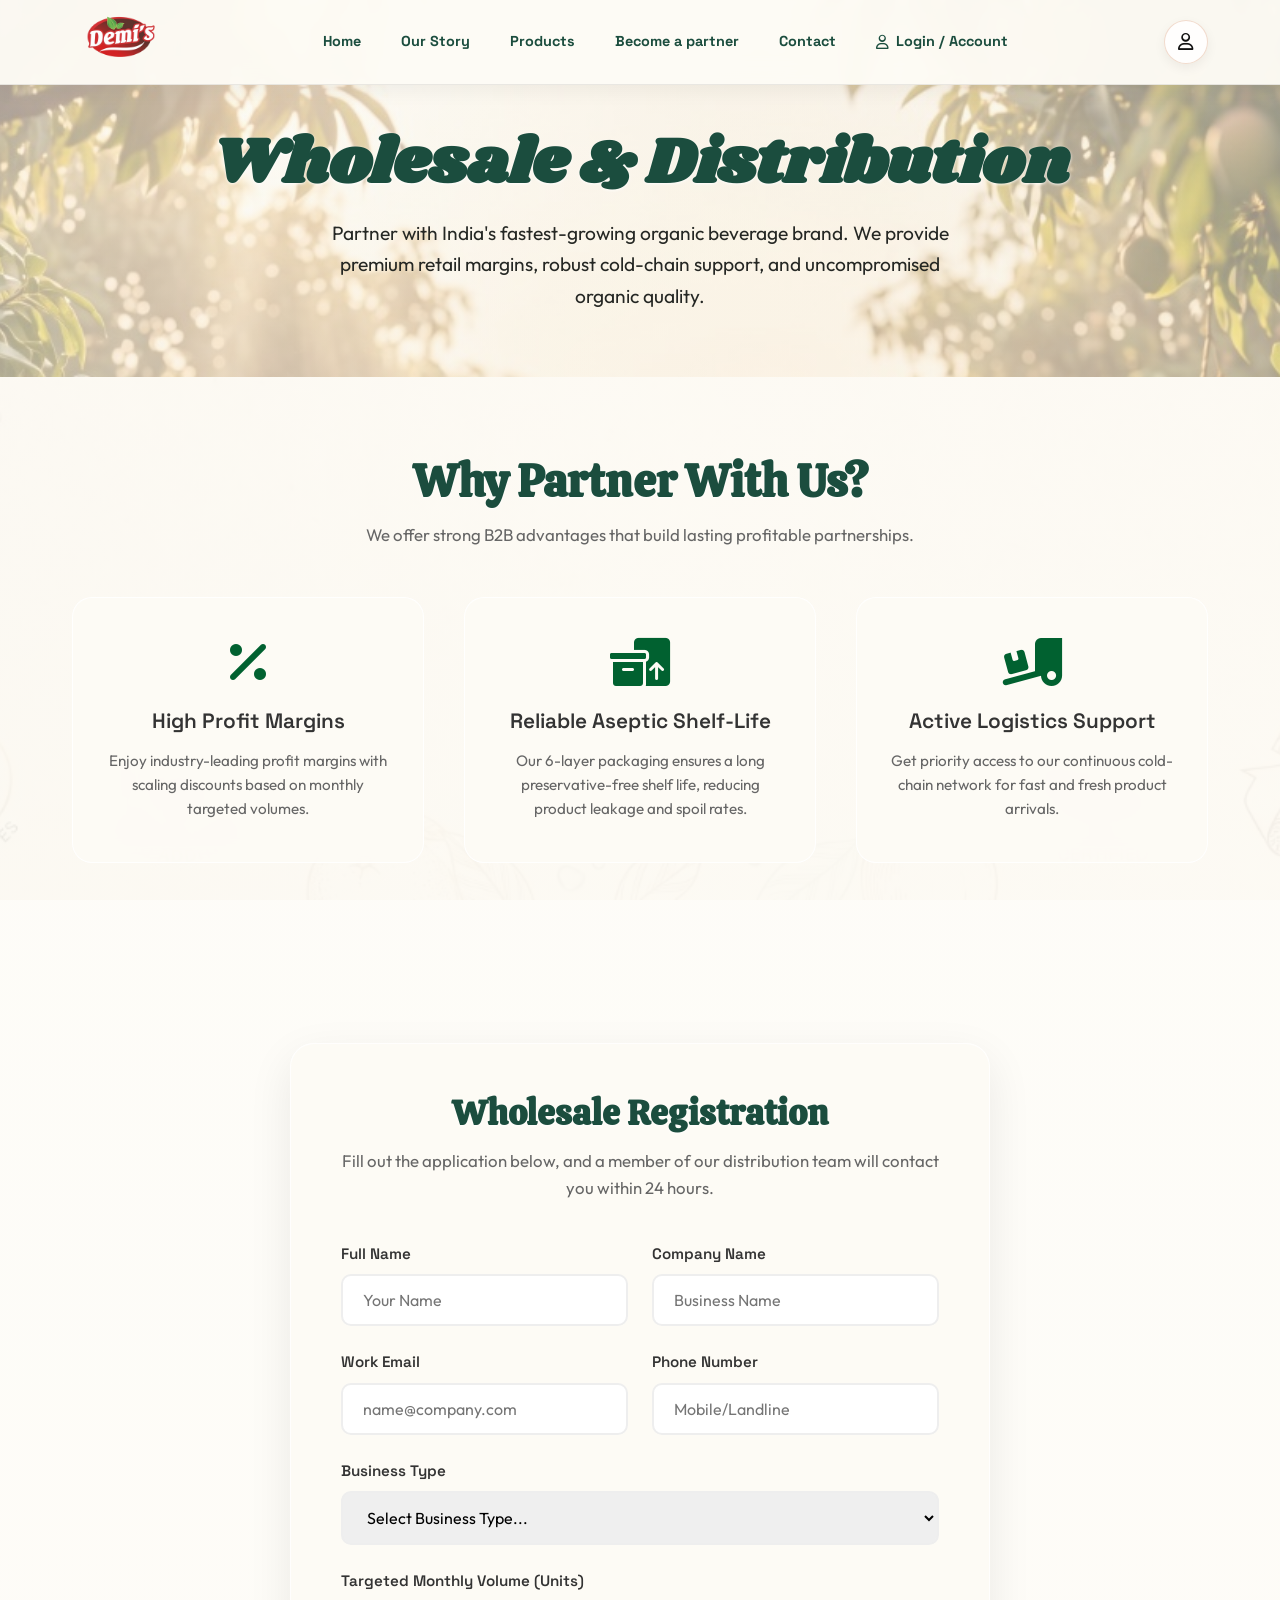
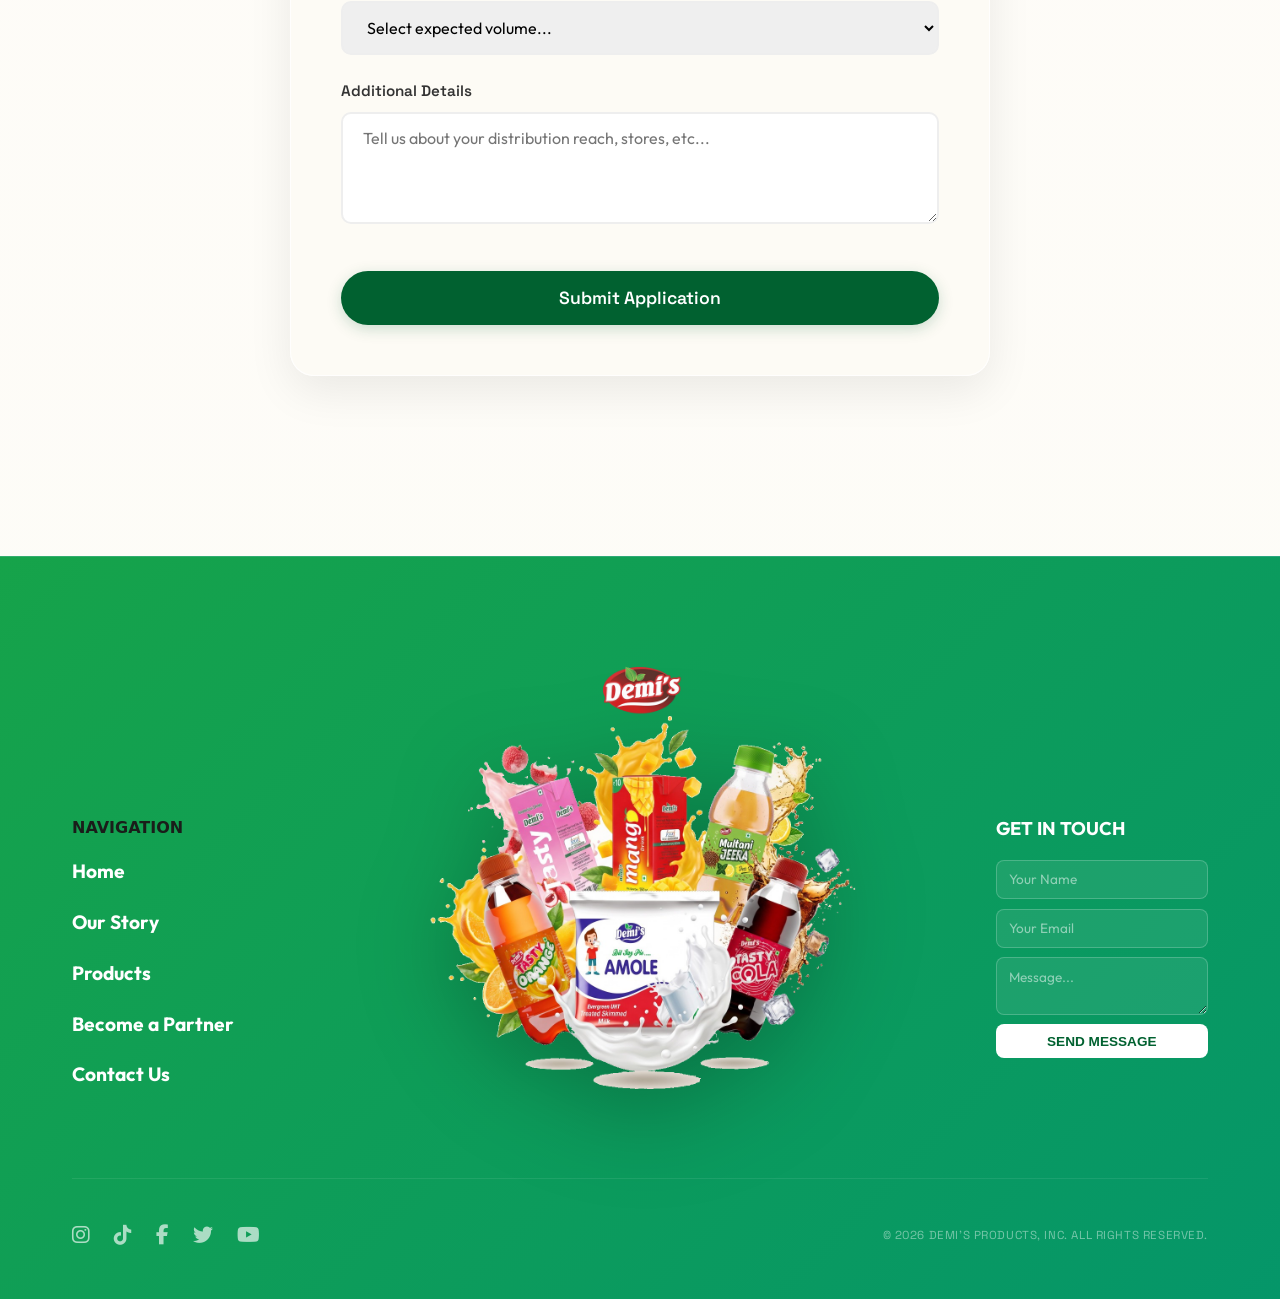
<file: partner.html>
<!DOCTYPE html>
<html lang="en">
<head>
  <meta charset="UTF-8">
  <meta name="viewport" content="width=device-width, initial-scale=1.0">
  <title>Become a Partner — Demi's Tasty 🍊</title>
  
  <!-- Premium Fonts -->
  <link rel="preconnect" href="https://fonts.googleapis.com">
  <link rel="preconnect" href="https://fonts.gstatic.com" crossorigin>
  <link href="https://fonts.googleapis.com/css2?family=Playfair+Display:ital,wght@0,600;0,800;1,600;1,800&family=Space+Grotesk:wght@400;600&family=Outfit:wght@300;400;600;800&family=Calistoga&family=Shrikhand&display=swap" rel="stylesheet">
  
  <!-- Icons & Styling -->
  <link rel="stylesheet" href="https://cdnjs.cloudflare.com/ajax/libs/font-awesome/6.4.0/css/all.min.css">
  <link rel="stylesheet" href="mockup.css?v=5.0">
  
  <style>

    
    .benefits-section {
      padding: 80px 0;
      background: linear-gradient(180deg, rgba(253,251,245,0.12) 0%, rgba(253,251,245,0.22) 100%), url('assets/chatgpt_nature.png') center center / cover no-repeat;
      background-attachment: fixed;
    }
    .benefits-grid {
      display: grid;
      grid-template-columns: repeat(3, 1fr);
      gap: 2.5rem;
      margin-top: 3rem;
    }
    .benefit-card {
      padding: 40px 30px;
      background: rgba(253, 251, 245, 0.88);
      backdrop-filter: blur(10px);
      -webkit-backdrop-filter: blur(10px);
      border-radius: 20px;
      text-align: center;
      transition: all 0.3s ease;
      border: 1px solid rgba(255,255,255,0.85);
    }
    .benefit-card:hover {
      transform: translateY(-5px);
      border-color: rgba(1, 97, 48, 0.1);
      box-shadow: 0 10px 30px rgba(0,0,0,0.04);
    }
    .benefit-card i {
      font-size: 3rem;
      color: var(--accent-primary);
      margin-bottom: 1.5rem;
    }
    .benefit-card h3 {
      font-family: var(--font-mono);
      font-weight: 600;
      font-size: 1.3rem;
      color: #333;
      margin-bottom: 1rem;
    }
    .benefit-card p {
      font-family: var(--font-body);
      font-size: 0.95rem;
      color: #666;
      line-height: 1.6;
      margin: 0;
    }
    
    .form-section {
      padding: 100px 0;
      background: linear-gradient(180deg, rgba(253,251,245,0.12) 0%, rgba(253,251,245,0.22) 100%), url('assets/faq_section_bg.jpg') center center / cover no-repeat;
      background-attachment: fixed;
    }
    .form-container-box {
      max-width: 700px;
      margin: 0 auto;
      background: rgba(253, 251, 245, 0.92);
      backdrop-filter: blur(10px);
      -webkit-backdrop-filter: blur(10px);
      padding: 50px;
      border-radius: 24px;
      box-shadow: 0 15px 45px rgba(0,0,0,0.08);
      border: 1px solid rgba(255,255,255,0.85);
    }
    .form-container-box h2 {
      font-family: var(--font-serif);
      font-size: 2.2rem;
      color: var(--accent-primary);
      margin-bottom: 1rem;
      text-align: center;
    }
    .form-container-box p {
      font-family: var(--font-body);
      color: #666;
      margin-bottom: 2.5rem;
      text-align: center;
    }
    
    /* Sleek B2B Form styling */
    .b2b-form-grid {
      display: grid;
      grid-template-columns: 1fr 1fr;
      gap: 1.5rem;
    }
    .form-group-full {
      grid-column: span 2;
    }
    .form-label {
      font-family: var(--font-mono);
      font-weight: 600;
      font-size: 0.95rem;
      color: #333;
      margin-bottom: 0.5rem;
      display: block;
    }
    .form-input {
      width: 100%;
      padding: 14px 20px;
      border-radius: 10px;
      border: 2px solid #eee;
      font-family: var(--font-body);
      font-size: 1rem;
      transition: all 0.25s ease;
      outline: none;
      box-sizing: border-box;
    }
    .form-input:focus {
      border-color: var(--accent-primary);
      background: rgba(1, 97, 48, 0.01);
    }
    .form-submit-btn {
      width: 100%;
      padding: 16px;
      background: var(--accent-primary);
      color: #fff;
      border: none;
      border-radius: 50px;
      font-family: var(--font-mono);
      font-weight: 600;
      font-size: 1.1rem;
      cursor: pointer;
      box-shadow: 0 4px 15px rgba(1, 97, 48, 0.2);
      transition: all 0.25s ease;
      margin-top: 1rem;
    }
    .form-submit-btn:hover {
      background: #004d26;
      transform: translateY(-2px);
      box-shadow: 0 6px 20px rgba(1, 97, 48, 0.3);
    }
    
    @media (max-width: 768px) {
      .benefits-grid {
        grid-template-columns: 1fr;
      }
      .b2b-form-grid {
        grid-template-columns: 1fr;
      }
      .form-group-full {
        grid-column: span 1;
      }
      .form-container-box {
        padding: 30px 20px;
      }
    }
  </style>
</head>
<body class="theme-organic page-partner-portal">

  <!-- HEADER / NAVIGATION -->
  <header class="navbar scrolled">
    <div class="nav-container">
      <a href="index.html" class="nav-logo">
        <img decoding="async" fetchpriority="high" src="assets/logo.png" alt="Demi's Tasty" class="logo-img">
      </a>
      <nav class="nav-links">
        <a href="index.html" class="nav-link">Home</a>
        <a href="story.html" class="nav-link">Our Story</a>
        <a href="products.html" class="nav-link">Products</a>
        <a href="partner.html" class="nav-link active">Become a partner</a>
        <a href="contact.html" class="nav-link">Contact</a>
        <a href="#account" class="nav-link account-trigger" onclick="openAccountModal(event)" style="display: inline-flex; align-items: center; gap: 0.4rem; color: #b84a0e; font-weight: 700;"><i class="far fa-user"></i> Login / Account</a>
      </nav>
      <div class="nav-actions">
        <button class="nav-btn account-trigger" onclick="openAccountModal(event)" aria-label="Account Portal" title="Customer Login & Account">
          <i class="far fa-user"></i>
        </button>
        <button class="mobile-toggle" aria-label="Toggle Menu">
          <span></span>
          <span></span>
        </button>
      </div>
    </div>
  </header>

  <!-- Mobile Offcanvas Menu -->
  <div class="mobile-menu">
    <nav class="mobile-nav-links">
      <a href="index.html" class="mobile-link">Home</a>
      <a href="story.html" class="mobile-link">Our Story</a>
      <a href="products.html" class="mobile-link">Products</a>
      <a href="partner.html" class="mobile-link active">Become a partner</a>
      <a href="contact.html" class="mobile-link">Contact</a>
      <a href="#account" class="mobile-link account-trigger" onclick="openAccountModal(event)" style="color: #b84a0e; font-weight: 700;"><i class="far fa-user"></i> Login / Account</a>
    </nav>
  </div>

  <main>
    <!-- Partner Hero -->
    <section class="partner-hero hero-with-bg" style="background: linear-gradient(180deg, rgba(253,251,245,0.15) 0%, rgba(253,251,245,0.25) 100%), url('assets/farm_to_bottle_bg.jpg') center center / cover no-repeat; background-attachment: fixed; padding: 8rem 0 4rem;">
      <div class="container">
        <h1>Wholesale & Distribution</h1>
        <p>Partner with India's fastest-growing organic beverage brand. We provide premium retail margins, robust cold-chain support, and uncompromised organic quality.</p>
      </div>
    </section>

    <!-- Partner Benefits -->
    <section class="benefits-section">
      <div class="container">
        <h2 class="text-center" style="font-family: var(--font-serif); font-size: 2.8rem; color: var(--accent-primary); margin-bottom: 1rem;">Why Partner With Us?</h2>
        <p class="text-center" style="font-family: var(--font-body); color: #666; max-width: 600px; margin: 0 auto 3rem;">We offer strong B2B advantages that build lasting profitable partnerships.</p>
        
        <div class="benefits-grid">
          
          <div class="benefit-card">
            <i class="fas fa-percent"></i>
            <h3>High Profit Margins</h3>
            <p>Enjoy industry-leading profit margins with scaling discounts based on monthly targeted volumes.</p>
          </div>
          
          <div class="benefit-card">
            <i class="fas fa-boxes-packing"></i>
            <h3>Reliable Aseptic Shelf-Life</h3>
            <p>Our 6-layer packaging ensures a long preservative-free shelf life, reducing product leakage and spoil rates.</p>
          </div>
          
          <div class="benefit-card">
            <i class="fas fa-truck-ramp-box"></i>
            <h3>Active Logistics Support</h3>
            <p>Get priority access to our continuous cold-chain network for fast and fresh product arrivals.</p>
          </div>
          
        </div>
      </div>
    </section>

    <!-- wholesale Application Form -->
    <section class="form-section">
      <div class="container">
        <div class="form-container-box">
          <h2>Wholesale Registration</h2>
          <p>Fill out the application below, and a member of our distribution team will contact you within 24 hours.</p>
          
          <form id="wholesale-application-form">
            <div class="b2b-form-grid">
              
              <div>
                <label class="form-label" for="partner-name">Full Name</label>
                <input type="text" id="partner-name" class="form-input" placeholder="Your Name" required>
              </div>
              
              <div>
                <label class="form-label" for="partner-company">Company Name</label>
                <input type="text" id="partner-company" class="form-input" placeholder="Business Name" required>
              </div>
              
              <div>
                <label class="form-label" for="partner-email">Work Email</label>
                <input type="email" id="partner-email" class="form-input" placeholder="name@company.com" required>
              </div>
              
              <div>
                <label class="form-label" for="partner-phone">Phone Number</label>
                <input type="tel" id="partner-phone" class="form-input" placeholder="Mobile/Landline" required>
              </div>
              
              <div class="form-group-full">
                <label class="form-label" for="partner-type">Business Type</label>
                <select id="partner-type" class="form-input" style="appearance: auto;" required>
                  <option value="" disabled selected>Select Business Type...</option>
                  <option value="retail">Supermarket / Retail Store</option>
                  <option value="distributor">Regional Distributor</option>
                  <option value="quick-commerce">Quick Commerce Partner</option>
                  <option value="export">Importer / Exporter</option>
                  <option value="horeca">Hotel / Restaurant / Catering</option>
                </select>
              </div>

              <div class="form-group-full">
                <label class="form-label" for="partner-volume">Targeted Monthly Volume (Units)</label>
                <select id="partner-volume" class="form-input" style="appearance: auto;" required>
                  <option value="" disabled selected>Select expected volume...</option>
                  <option value="small">500 - 2,000 units (MOQ applies)</option>
                  <option value="medium">2,000 - 10,000 units</option>
                  <option value="large">10,000+ units</option>
                </select>
              </div>

              <div class="form-group-full">
                <label class="form-label" for="partner-message">Additional Details</label>
                <textarea id="partner-message" class="form-input" rows="4" placeholder="Tell us about your distribution reach, stores, etc..." required></textarea>
              </div>
              
              <div class="form-group-full">
                <button type="submit" class="form-submit-btn">Submit Application</button>
              </div>
              
            </div>
          </form>
        </div>
      </div>
    </section>
  </main>

  <!-- Green Curved Footer -->
  <footer class="tropicana-footer">
    
    <div class="footer-content-wrap">
      <div class="container" style="position: relative;">
          <!-- Floating Products Collage in Footer -->
          <img decoding="async" loading="lazy" src="assets/footer png.png" class="footer-floating-collage" alt="Demi's Products Collage">
        <div class="footer-logo-row text-center">
          <img decoding="async" fetchpriority="high" src="assets/logo.png" alt="Demi's Master Logo" class="footer-logo-white">
        </div>
        <div class="footer-columns-grid">
          <!-- Column 1 -->
          <div class="footer-col font-large">
            <h4>NAVIGATION</h4>
            <a href="index.html" class="col-link-bold">Home</a>
            <a href="story.html" class="col-link-bold">Our Story</a>
            <a href="products.html" class="col-link-bold">Products</a>
            <a href="partner.html" class="col-link-bold">Become a Partner</a>
            <a href="contact.html" class="col-link-bold">Contact Us</a>
          </div>
          <div class="footer-col font-large"></div>
          <div class="footer-col font-small"></div>
          <!-- Column 4: Contact Form -->
          <div class="footer-col footer-contact-form-col">
            <h4>GET IN TOUCH</h4>
            <form id="footer-contact-form" class="footer-contact-form">
              <input type="text" id="fc-name" placeholder="Your Name" required aria-label="Your Name">
              <input type="email" id="fc-email" placeholder="Your Email" required aria-label="Your Email">
              <textarea id="fc-message" placeholder="Message..." rows="2" required aria-label="Message"></textarea>
              <button type="submit" class="fc-submit-btn">Send Message</button>
            </form>
          </div>
        </div>
        <div class="footer-bottom-row">
          <div class="social-icons-white">
            <a href="https://instagram.com" target="_blank" rel="noopener" aria-label="Instagram"><i class="fab fa-instagram"></i></a>
            <a href="https://tiktok.com" target="_blank" rel="noopener" aria-label="TikTok"><i class="fab fa-tiktok"></i></a>
            <a href="https://facebook.com" target="_blank" rel="noopener" aria-label="Facebook"><i class="fab fa-facebook-f"></i></a>
            <a href="https://twitter.com" target="_blank" rel="noopener" aria-label="Twitter"><i class="fab fa-twitter"></i></a>
            <a href="https://youtube.com" target="_blank" rel="noopener" aria-label="YouTube"><i class="fab fa-youtube"></i></a>
          </div>
          <div class="footer-copyright">
            <p>© 2026 DEMI'S PRODUCTS, INC. ALL RIGHTS RESERVED.</p>
          </div>
        </div>
      </div>
    </div>
  </footer>

  <!-- Interactive toast container -->
  <div class="toast-container" id="toast-wrapper"></div>

  <!-- Scripts -->
  <script>
    // Mobile Navbar Toggle
    const toggle = document.querySelector('.mobile-toggle');
    const menu = document.querySelector('.mobile-menu');
    if (toggle && menu) {
      toggle.addEventListener('click', () => {
        const active = menu.classList.toggle('active');
        toggle.classList.toggle('active');
        if (active) {
          toggle.querySelectorAll('span')[0].style.transform = 'translateY(7.5px) rotate(45deg)';
          toggle.querySelectorAll('span')[1].style.opacity = '0';
          toggle.querySelectorAll('span')[2].style.transform = 'translateY(-7.5px) rotate(-45deg)';
        } else {
          toggle.querySelectorAll('span')[0].style.transform = 'none';
          toggle.querySelectorAll('span')[1].style.opacity = '1';
          toggle.querySelectorAll('span')[2].style.transform = 'none';
        }
      });
    }

    // Toast Notice Helper
    function showToast(message) {
      const container = document.getElementById('toast-wrapper');
      const toast = document.createElement('div');
      toast.className = 'toast-notice';
      toast.innerHTML = `
        <div class="toast-content">
          <i class="fas fa-check-circle" style="color: var(--accent-primary); margin-right: 10px;"></i>
          <span>${message}</span>
        </div>
      `;
      container.appendChild(toast);
      setTimeout(() => toast.classList.add('show'), 50);
      setTimeout(() => {
        toast.classList.remove('show');
        setTimeout(() => toast.remove(), 400);
      }, 3500);
    }

    // Handle B2B Form Submit
    const b2bForm = document.getElementById('wholesale-application-form');
    if (b2bForm) {
      b2bForm.addEventListener('submit', (e) => {
        e.preventDefault();
        showToast("Application submitted! Our wholesale manager will contact you shortly.");
        b2bForm.reset();
      });
    }

    // Handle Contact Form Submit
    const contactForm = document.getElementById('footer-contact-form');
    if (contactForm) {
      contactForm.addEventListener('submit', (e) => {
        e.preventDefault();
        showToast("Thanks for reaching out! We will contact you soon.");
        contactForm.reset();
      });
    }
  </script>

  <!-- ══════════════════════════════════════════════
       CUSTOMER ACCOUNT & LOGIN MODAL
  ══════════════════════════════════════════════ -->
  <div class="account-modal-overlay" id="account-modal">
    <div class="account-modal-card">
      <div class="account-modal-header">
        <button class="account-modal-close" id="close-account-modal" onclick="closeAccountModal(event)" aria-label="Close Modal">
          <i class="fas fa-times"></i>
        </button>
        <h3>Demi's Customer Portal</h3>
        <p>Manage your orders, addresses & rewards</p>
      </div>

      <div class="account-modal-nav">
        <button class="account-tab-btn active" data-tab="login-tab">Sign In</button>
        <button class="account-tab-btn" data-tab="register-tab">Sign Up</button>
        <button class="account-tab-btn" data-tab="dashboard-tab" id="tab-dashboard-btn" style="display: none;">My Profile</button>
      </div>

      <div class="account-modal-body">
        <!-- 1. Login Tab -->
        <div class="account-tab-content active" id="login-tab">
          <form id="form-customer-login" onsubmit="return false;">
            <div class="form-group">
              <label>Email or Mobile Number</label>
              <div class="form-input-wrap">
                <i class="far fa-envelope"></i>
                <input type="text" id="login-input-id" placeholder="rahul@example.com" required value="customer@demistasty.com">
              </div>
            </div>
            <div class="form-group">
              <label>Password</label>
              <div class="form-input-wrap">
                <i class="fas fa-lock"></i>
                <input type="password" id="login-input-pass" placeholder="••••••••" required value="password123">
              </div>
            </div>
            <div class="form-flex">
              <label style="display: flex; align-items: center; gap: 0.4rem; cursor: pointer; text-transform: none; font-weight: 500;">
                <input type="checkbox" checked> Remember Me
              </label>
              <a href="javascript:void(0)" onclick="showToast(\'Password Reset\', \'Password reset instructions have been sent to your email.\', \'fa-key\')">Forgot Password?</a>
            </div>
            <button type="submit" class="btn-account-submit" id="btn-submit-login">Sign In to My Account</button>
          </form>
        </div>

        <!-- 2. Register Tab -->
        <div class="account-tab-content" id="register-tab">
          <form id="form-customer-register" onsubmit="return false;">
            <div class="form-group">
              <label>Full Name</label>
              <div class="form-input-wrap">
                <i class="far fa-user"></i>
                <input type="text" placeholder="Rahul Sharma" required>
              </div>
            </div>
            <div class="form-group">
              <label>Email Address</label>
              <div class="form-input-wrap">
                <i class="far fa-envelope"></i>
                <input type="email" placeholder="rahul@example.com" required>
              </div>
            </div>
            <div class="form-group">
              <label>Mobile Number</label>
              <div class="form-input-wrap">
                <i class="fas fa-phone-alt"></i>
                <input type="tel" placeholder="+91 98765 43210" required>
              </div>
            </div>
            <div class="form-group">
              <label>Create Password</label>
              <div class="form-input-wrap">
                <i class="fas fa-lock"></i>
                <input type="password" placeholder="••••••••" required>
              </div>
            </div>
            <button type="submit" class="btn-account-submit" id="btn-submit-register">Create Account</button>
          </form>
        </div>

        <!-- 3. Account Dashboard Tab -->
        <div class="account-tab-content" id="dashboard-tab">
          <div class="user-profile-badge">
            <div class="profile-avatar">RS</div>
            <div class="profile-info">
              <h4 id="user-display-name">Rahul Sharma</h4>
              <p>customer@demistasty.com | +91 98765 43210</p>
            </div>
          </div>

          <div class="account-orders-list">
            <h5>Recent Orders</h5>
            <div class="order-card-mini">
              <div class="order-card-info">
                <strong>Order #DT-9821 (160ml Lemona Pack x10)</strong>
                <span>Ordered: Today, 11:30 AM • ₹100.00</span>
              </div>
              <span class="order-status-tag status-transit">In Transit 🚚</span>
            </div>
            <div class="order-card-mini">
              <div class="order-card-info">
                <strong>Order #DT-9104 (160ml Litchi Rush x5)</strong>
                <span>Ordered: 12 July 2026 • ₹50.00</span>
              </div>
              <span class="order-status-tag status-delivered">Delivered ✅</span>
            </div>
          </div>

          <button class="btn-logout-account" id="btn-account-logout">Sign Out</button>
        </div>
      </div>
    </div>
  <script defer src="script.js?v=5.0"></script>
</body>
</html>
</file>
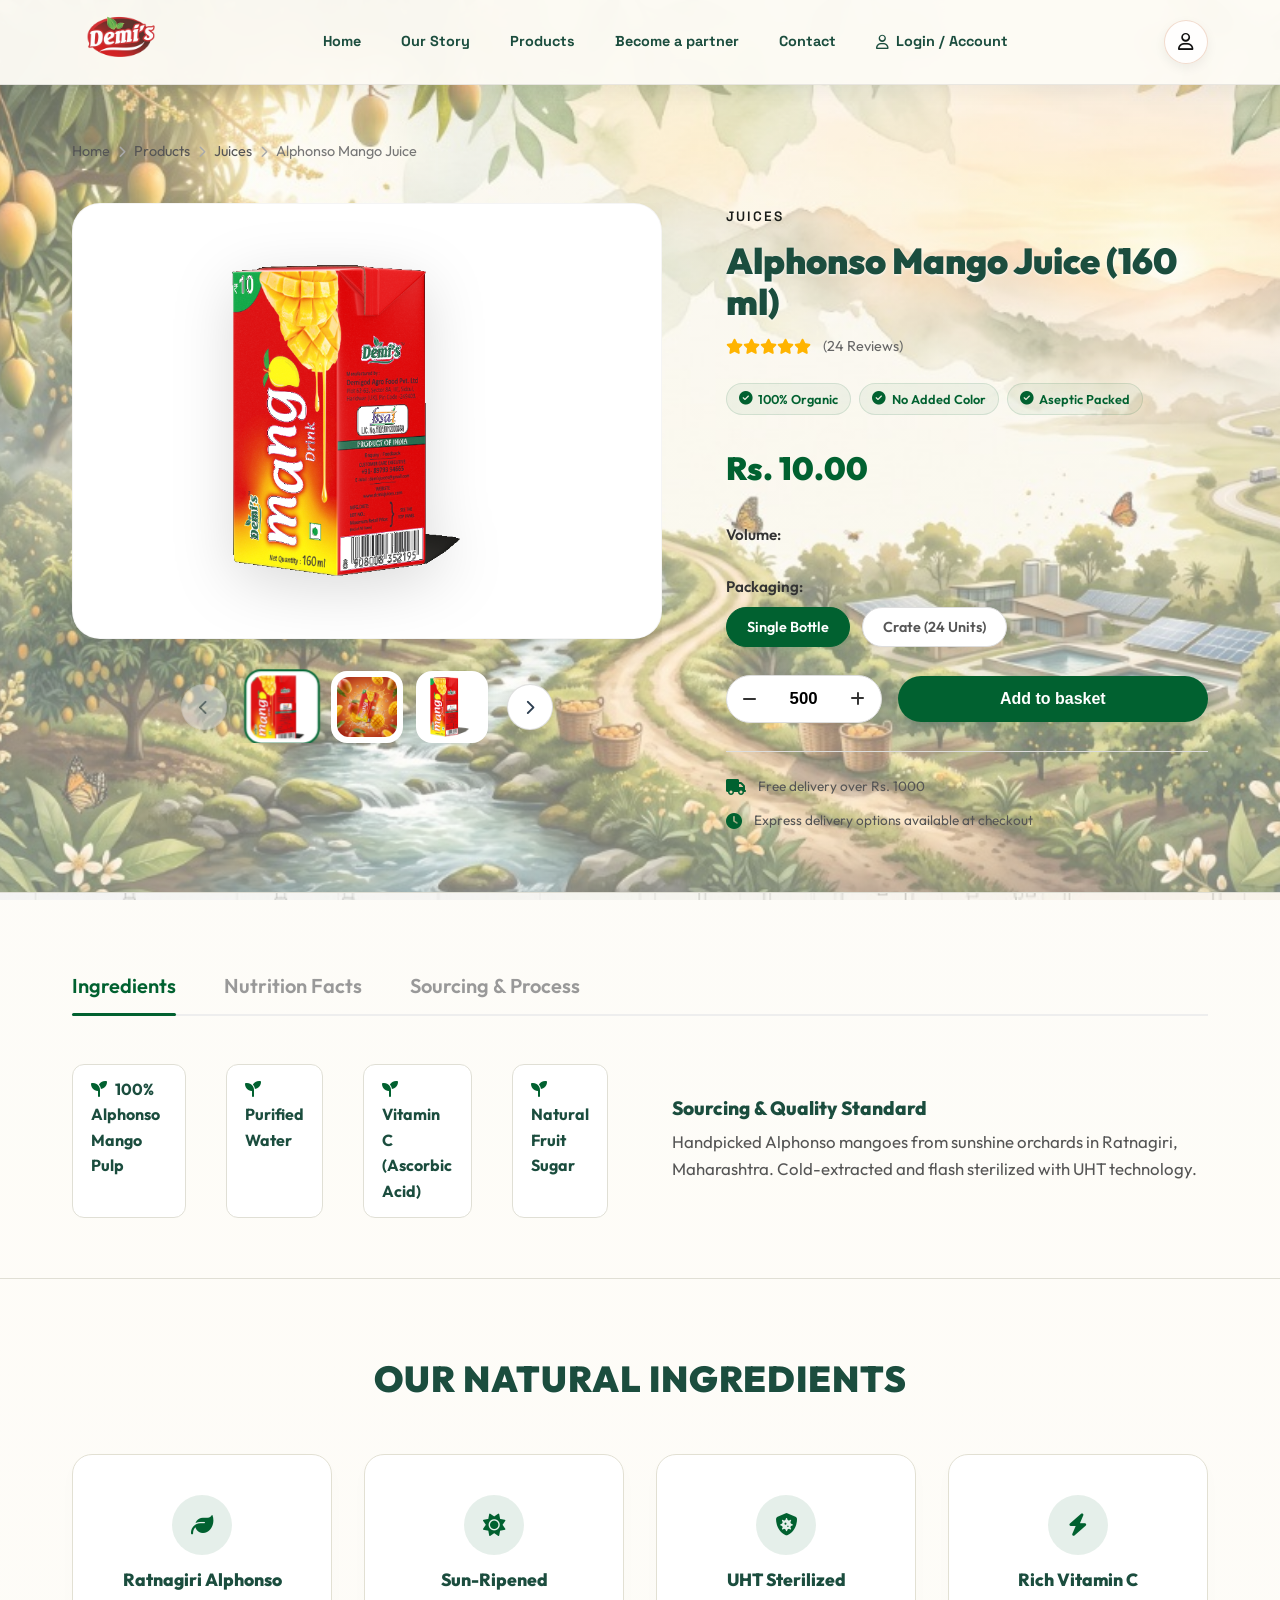
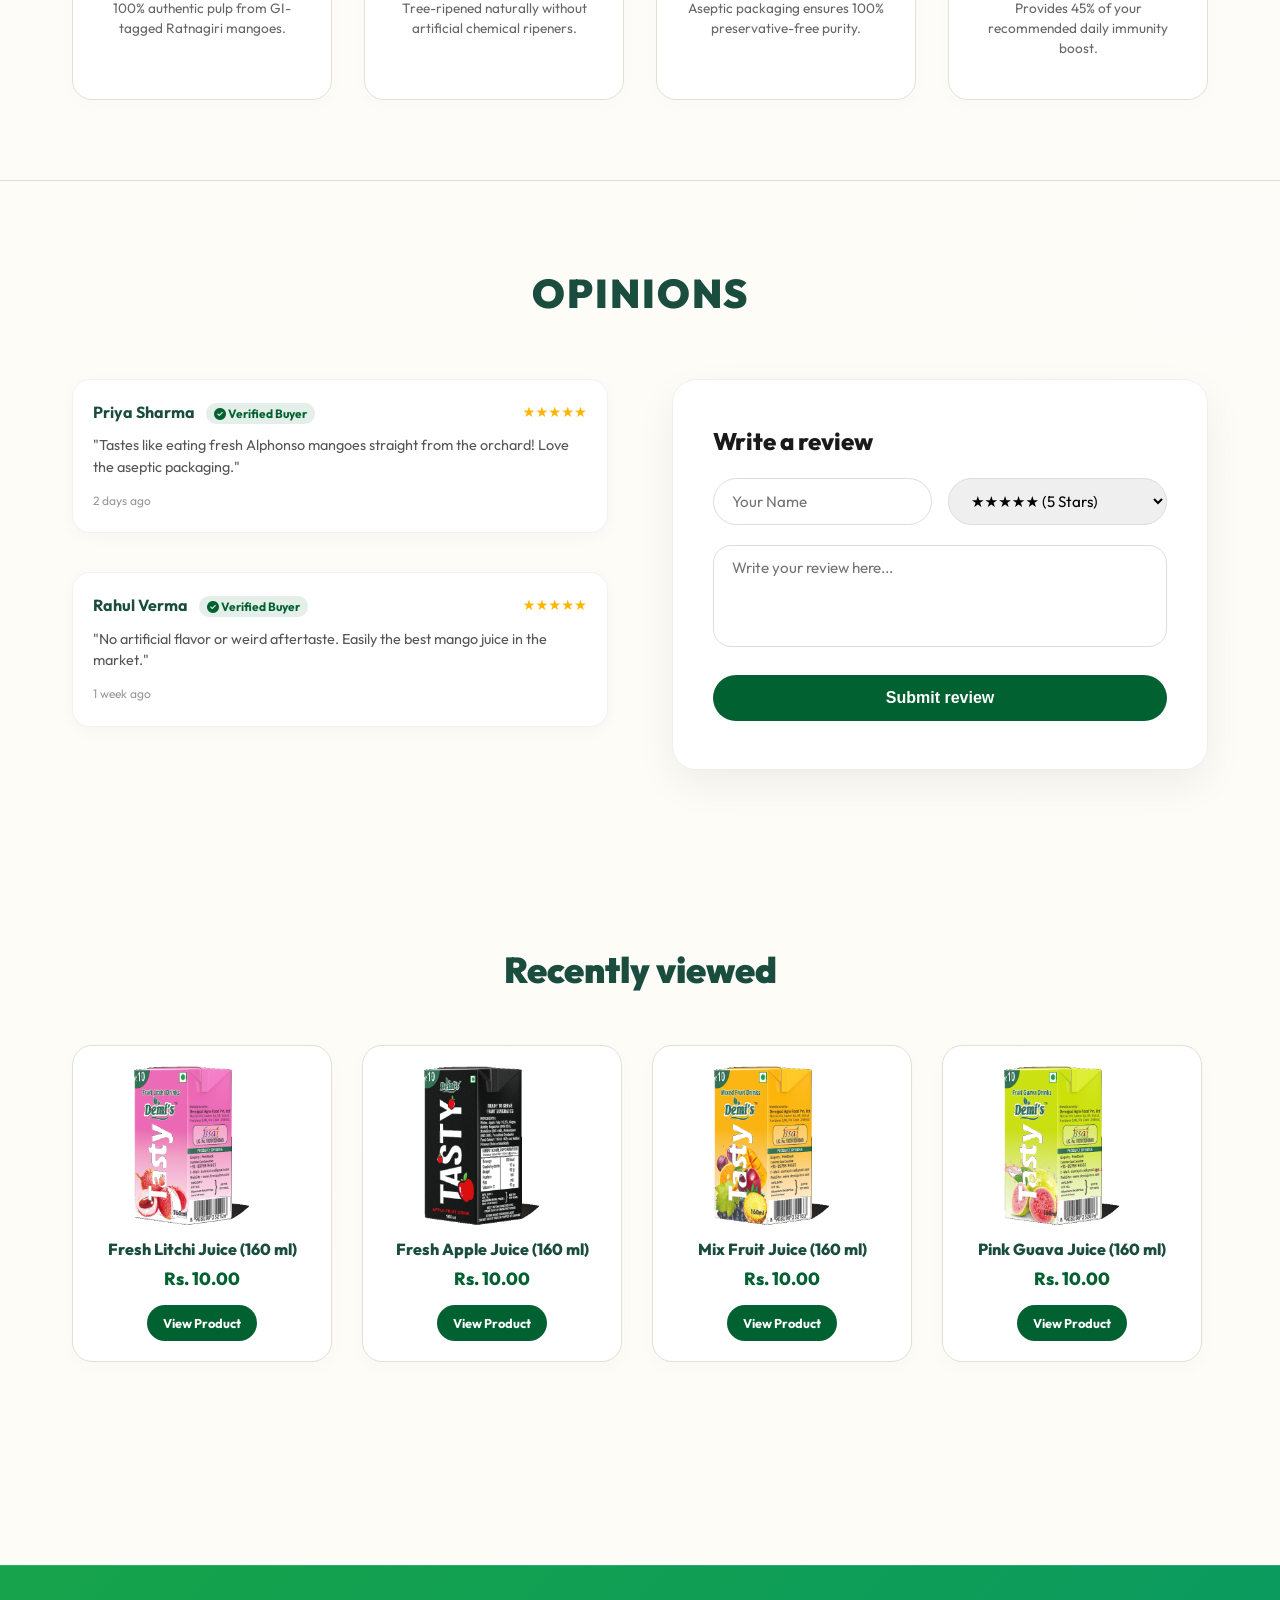
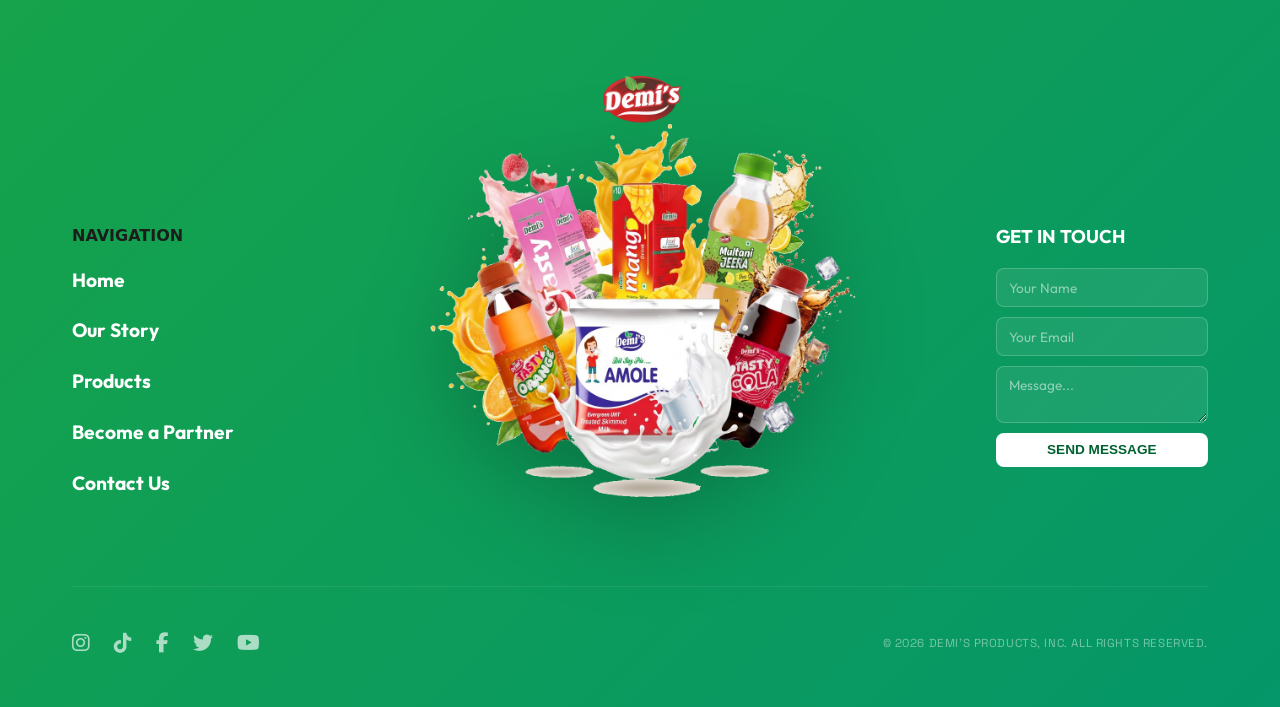
<file: product.html>
<!DOCTYPE html>
<html lang="en">
<head>
  <meta charset="UTF-8">
  <meta name="viewport" content="width=device-width, initial-scale=1.0">
  <title>Product Details — Demi's Tasty 🍊</title>
  
  <!-- Premium Fonts -->
  <link rel="preconnect" href="https://fonts.googleapis.com">
  <link rel="preconnect" href="https://fonts.gstatic.com" crossorigin>
  <link href="https://fonts.googleapis.com/css2?family=Playfair+Display:ital,wght@0,600;0,800;1,600;1,800&family=Space+Grotesk:wght@400;600&family=Outfit:wght@300;400;600;800&family=Calistoga&family=Shrikhand&display=swap" rel="stylesheet">
  
  <!-- Icons & Styling -->
  <link rel="stylesheet" href="https://cdnjs.cloudflare.com/ajax/libs/font-awesome/6.4.0/css/all.min.css">
  <link rel="stylesheet" href="mockup.css?v=5.0">
  
  <style>
    /* ── Single Product Redesign CSS ── */
    .product-detail-section {
      padding: 140px 0 60px;
      background-color: var(--bg-organic);
    }
    
    /* Breadcrumbs */
    .breadcrumbs {
      font-family: var(--font-body);
      font-size: 0.9rem;
      color: #777;
      margin-bottom: 2.5rem;
      display: flex;
      align-items: center;
      gap: 0.5rem;
    }
    .breadcrumbs a {
      color: #555;
      text-decoration: none;
      transition: color 0.2s;
    }
    .breadcrumbs a:hover {
      color: var(--accent-primary);
    }
    .breadcrumbs i {
      font-size: 0.75rem;
      color: #aaa;
    }
    
    /* Layout Grid */
    .detail-grid {
      display: grid;
      grid-template-columns: 1.1fr 0.9fr;
      gap: 4rem;
      align-items: start;
    }
    
    
    
    /* Single Product Hero Visual Container */
    .detail-visual-wrapper {
      display: flex;
      flex-direction: column;
      gap: 1.5rem;
      width: 100%;
      background: transparent !important;
      padding: 0 !important;
      border-radius: 0 !important;
      box-shadow: none !important;
      border: none !important;
    }
    
    /* Big White Card Box (Strictly Main Image) */
    .detail-visual {
      position: relative !important;
      background: #ffffff !important;
      border-radius: 28px !important;
      padding: 2rem !important;
      display: flex !important;
      justify-content: center !important;
      align-items: center !important;
      height: 520px !important;
      width: 100% !important;
      overflow: hidden !important;
      box-shadow: 0 12px 36px rgba(0, 0, 0, 0.08) !important;
      border: 1px solid rgba(0, 0, 0, 0.04) !important;
      box-sizing: border-box !important;
    }
    
    .detail-splash {
      display: none !important;
    }
    
    /* Image 1: Clean Floating PNG */
    .detail-pack {
      position: relative !important;
      z-index: 2 !important;
      max-height: 440px !important;
      width: auto !important;
      height: 90% !important;
      object-fit: contain !important;
      filter: drop-shadow(0 20px 30px rgba(0,0,0,0.12));
      animation: floatPack 4s ease-in-out infinite alternate;
      transition: all 0.3s ease;
    }
    
    /* Images 2 & 3: Full-Cover Edge-to-Edge Fill inside White Box */
    .detail-visual img.full-cover,
    #p-image.full-cover {
      position: absolute !important;
      top: 0 !important;
      left: 0 !important;
      right: 0 !important;
      bottom: 0 !important;
      width: 100% !important;
      height: 100% !important;
      max-width: 100% !important;
      max-height: 100% !important;
      object-fit: cover !important;
      object-position: center !important;
      border-radius: 28px !important;
      animation: none !important;
      filter: none !important;
      z-index: 5 !important;
    }

    @keyframes floatPack {
      0% { transform: translateY(0); }
      100% { transform: translateY(-12px); }
    }
    
    /* Navigation Gallery Row BELOW White Box */
    .gallery-row {
      display: flex !important;
      align-items: center !important;
      justify-content: center !important;
      gap: 1.2rem !important;
      width: 100% !important;
      margin-top: 0.5rem !important;
      padding: 0 !important;
      background: transparent !important;
    }
    .gallery-arrow-btn {
      width: 46px !important;
      height: 46px !important;
      border-radius: 50% !important;
      border: 1px solid rgba(0, 0, 0, 0.12) !important;
      background: #ffffff !important;
      cursor: pointer !important;
      display: flex !important;
      align-items: center !important;
      justify-content: center !important;
      color: #2c3e50 !important;
      font-size: 15px !important;
      transition: all 0.25s ease !important;
      box-shadow: 0 4px 14px rgba(0, 0, 0, 0.08) !important;
    }
    .gallery-arrow-btn:hover {
      background: #046836 !important;
      color: #ffffff !important;
      border-color: #046836 !important;
      transform: translateY(-2px) !important;
    }
    .gallery-arrow-btn:disabled {
      opacity: 0.35 !important;
      cursor: not-allowed !important;
      transform: none !important;
    }
    .gallery-thumbs {
      display: flex !important;
      gap: 0.8rem !important;
      align-items: center !important;
    }
    .gallery-thumb,
    .thumb-btn {
      width: 72px !important;
      height: 72px !important;
      border-radius: 16px !important;
      border: 2px solid transparent !important;
      background: #ffffff !important;
      padding: 4px !important;
      cursor: pointer !important;
      overflow: hidden !important;
      transition: all 0.25s ease !important;
      box-shadow: 0 4px 12px rgba(0, 0, 0, 0.06) !important;
      box-sizing: border-box !important;
    }
    .gallery-thumb img,
    .thumb-btn img {
      width: 100% !important;
      height: 100% !important;
      object-fit: cover !important;
      border-radius: 12px !important;
    }
    .gallery-thumb.active,
    .thumb-btn.active {
      border-color: #046836 !important;
      transform: scale(1.05) !important;
      box-shadow: 0 6px 16px rgba(4, 104, 54, 0.2) !important;
    }

    @media (max-width: 768px) {
      .detail-visual {
        height: 380px !important;
        padding: 1rem !important;
      }
      .detail-pack {
        max-height: 320px !important;
      }
      .gallery-thumb,
      .thumb-btn {
        width: 60px !important;
        height: 60px !important;
      }
      .gallery-arrow-btn {
        width: 40px !important;
        height: 40px !important;
      }
    }

    
    /* Navigation Gallery Rows Below Box */
    .gallery-row {
      display: flex;
      align-items: center;
      justify-content: center;
      gap: 1rem;
      width: 100%;
      margin-top: 0.5rem;
    }
    .gallery-arrow-btn {
      width: 44px;
      height: 44px;
      border-radius: 50%;
      border: 1px solid rgba(0, 0, 0, 0.12);
      background: #ffffff;
      cursor: pointer;
      display: flex;
      align-items: center;
      justify-content: center;
      color: #2c3e50;
      font-size: 15px;
      transition: all 0.25s ease;
      box-shadow: 0 4px 12px rgba(0, 0, 0, 0.06);
    }
    .gallery-arrow-btn:hover {
      background: #046836;
      color: #ffffff;
      border-color: #046836;
      transform: translateY(-2px);
    }
    .gallery-arrow-btn:disabled {
      opacity: 0.3;
      cursor: not-allowed;
      transform: none;
    }
    .gallery-thumbs {
      display: flex;
      gap: 0.8rem;
      align-items: center;
    }
    .thumb-btn {
      width: 72px;
      height: 72px;
      border-radius: 16px;
      border: 2px solid transparent;
      background: #ffffff;
      padding: 4px;
      cursor: pointer;
      overflow: hidden;
      transition: all 0.25s ease;
      box-shadow: 0 4px 12px rgba(0, 0, 0, 0.05);
    }
    .thumb-btn img {
      width: 100%;
      height: 100%;
      object-fit: cover;
      border-radius: 12px;
    }
    .thumb-btn.active {
      border-color: #046836;
      transform: scale(1.05);
      box-shadow: 0 6px 16px rgba(4, 104, 54, 0.2);
    }

    @media (max-width: 768px) {
      .detail-visual {
        height: 380px !important;
        padding: 1rem !important;
      }
      .detail-pack {
        max-height: 320px !important;
      }
      .thumb-btn {
        width: 60px;
        height: 60px;
      }
      .gallery-arrow-btn {
        width: 40px;
        height: 40px;
      }
    }

    
    /* Navigation Gallery Rows */
    .gallery-row {
      display: flex;
      align-items: center;
      justify-content: center;
      gap: 1rem;
    }
    .gallery-arrow-btn {
      width: 44px;
      height: 44px;
      border-radius: 50%;
      border: 1.5px solid #ddd;
      background: #fff;
      cursor: pointer;
      display: flex;
      align-items: center;
      justify-content: center;
      color: #666;
      transition: all 0.25s ease;
    }
    .gallery-arrow-btn:hover {
      background: var(--accent-primary);
      border-color: var(--accent-primary);
      color: #fff;
    }
    .gallery-thumbs {
      display: flex;
      gap: 0.75rem;
      justify-content: center;
    }
    .gallery-thumb {
      width: 70px;
      height: 70px;
      border: 2.5px solid rgba(1, 97, 48, 0.08);
      border-radius: 12px;
      padding: 4px;
      cursor: pointer;
      background: rgba(255, 255, 255, 0.45);
      backdrop-filter: blur(8px);
      display: flex;
      justify-content: center;
      align-items: center;
      overflow: hidden;
      transition: all 0.3s ease;
    }
    .gallery-thumb:hover {
      transform: translateY(-2px);
      border-color: var(--accent-primary);
    }
    .gallery-thumb.active {
      border-color: var(--accent-primary);
      box-shadow: 0 4px 12px rgba(1, 97, 48, 0.15);
    }
    .gallery-thumb img {
      max-width: 100%;
      max-height: 100%;
      object-fit: contain;
      border-radius: 6px;
    }
    
    /* Full composition view overrides */
    .detail-visual.full-image-active {
      background: #faf9f6 !important;
      padding: 0 !important;
      border: 1px solid #ddd;
    }
    .detail-visual.full-image-active .detail-splash {
      display: none !important;
    }
    .detail-visual.full-image-active .detail-pack {
      width: 100% !important;
      height: 100% !important;
      max-height: 100% !important;
      object-fit: cover !important;
      animation: none !important;
      filter: none !important;
      border-radius: 28px;
    }
    
    /* Right Column: Content Box */
    .detail-content {
      font-family: var(--font-body);
    }
    .detail-category {
      font-family: var(--font-mono);
      text-transform: uppercase;
      font-weight: 600;
      letter-spacing: 2px;
      font-size: 0.85rem;
      margin-bottom: 0.75rem;
      display: inline-block;
    }
    .detail-title {
      font-family: var(--font-heading);
      font-size: 2.25rem;
      color: #1a1a1a;
      margin-bottom: 0.75rem;
      font-weight: 900;
      line-height: 1.15;
    }
    
    /* Ratings */
    .detail-ratings {
      display: flex;
      align-items: center;
      gap: 0.75rem;
      margin-bottom: 1.5rem;
    }
    .stars-gold {
      color: #ffb400;
      font-size: 0.95rem;
    }
    .rating-count {
      font-size: 0.9rem;
      color: #666;
    }
    
    /* Badges */
    .tag-badges {
      display: flex;
      flex-wrap: wrap;
      gap: 0.5rem;
      margin-bottom: 1.75rem;
    }
    .tag-badge {
      display: inline-flex;
      align-items: center;
      gap: 0.35rem;
      padding: 5px 12px;
      border-radius: 50px;
      background: rgba(1, 97, 48, 0.05);
      color: var(--accent-primary);
      font-size: 0.8rem;
      font-weight: 600;
      border: 1px solid rgba(1, 97, 48, 0.12);
    }
    .tag-badge i {
      font-size: 0.85rem;
    }
    
    .detail-price {
      font-family: var(--font-heading);
      font-size: 2rem;
      font-weight: 900;
      color: var(--accent-primary);
      margin-bottom: 1.75rem;
    }
    
    /* Pack size selector */
    .pack-size-container {
      margin-bottom: 1.75rem;
    }
    .selector-label {
      font-weight: 600;
      color: #333;
      display: block;
      margin-bottom: 0.5rem;
      font-size: 0.95rem;
    }
    .size-options {
      display: flex;
      gap: 0.75rem;
    }
    .size-option-btn {
      padding: 10px 20px;
      border-radius: 50px;
      border: 1.5px solid #ddd;
      background: #fff;
      cursor: pointer;
      font-weight: 600;
      font-family: var(--font-body);
      font-size: 0.9rem;
      transition: all 0.25s ease;
      color: #555;
    }
    .size-option-btn:hover {
      border-color: var(--accent-primary);
      color: var(--accent-primary);
    }
    .size-option-btn.active {
      background: var(--accent-primary);
      border-color: var(--accent-primary);
      color: #fff;
      box-shadow: 0 4px 12px rgba(1, 97, 48, 0.15);
    }
    .size-option-btn:disabled {
      cursor: not-allowed;
      opacity: 0.9;
    }
    
    /* Quantity & Button */
    .order-action-row {
      display: flex;
      gap: 1rem;
      align-items: center;
      margin-bottom: 1.75rem;
    }
    .qty-selector-wrapper {
      display: flex;
      align-items: center;
      border: 1.5px solid #ddd;
      border-radius: 50px;
      padding: 4px;
      background: #fff;
    }
    .qty-btn {
      width: 38px;
      height: 38px;
      border: none;
      background: transparent;
      font-size: 1rem;
      cursor: pointer;
      color: #333;
      display: flex;
      align-items: center;
      justify-content: center;
      transition: color 0.2s;
    }
    .qty-btn:hover {
      color: var(--accent-primary);
    }
    .qty-input {
      width: 70px;
      border: none;
      text-align: center;
      font-size: 1.05rem;
      font-weight: 700;
      outline: none;
      -appearance: textfield;
      -moz-appearance: textfield;
    }
    .qty-input::-webkit-outer-spin-button,
    .qty-input::-webkit-inner-spin-button {
      -webkit-appearance: none;
      margin: 0;
    }
    
    .detail-add-btn {
      flex: 1;
      padding: 14px 28px;
      border-radius: 50px;
      background: var(--accent-primary);
      color: #fff;
      border: none;
      font-weight: 600;
      font-size: 1rem;
      cursor: pointer;
      text-align: center;
      transition: all 0.25s ease;
      box-shadow: 0 4px 15px rgba(1, 97, 48, 0.15);
    }
    .detail-add-btn:hover {
      background: #004d26;
      transform: translateY(-2px);
      box-shadow: 0 6px 20px rgba(1, 97, 48, 0.22);
    }
    
    .delivery-notice-box {
      border-top: 1px solid #ddd;
      padding-top: 1.5rem;
      display: flex;
      flex-direction: column;
      gap: 0.75rem;
    }
    .delivery-notice-item {
      display: flex;
      align-items: center;
      gap: 0.75rem;
      font-size: 0.85rem;
      color: #555;
    }
    .delivery-notice-item i {
      color: var(--accent-primary);
      font-size: 1rem;
    }
    
    /* ── Tabbed Section ── */
    .tabs-section {
      background: #fff;
      padding: 80px 0 60px;
      border-top: 1px solid #e0dfd5;
      border-bottom: 1px solid #e0dfd5;
    }
    .tab-headers {
      display: flex;
      gap: 3rem;
      border-bottom: 2px solid #eee;
      margin-bottom: 3rem;
      justify-content: start;
    }
    .tab-header-btn {
      border: none;
      background: transparent;
      padding: 0 0 1rem;
      font-family: var(--font-heading);
      font-size: 1.25rem;
      font-weight: 600;
      color: #999;
      cursor: pointer;
      position: relative;
      transition: all 0.3s ease;
    }
    .tab-header-btn:hover {
      color: var(--accent-primary);
    }
    .tab-header-btn.active {
      color: var(--accent-primary);
    }
    .tab-header-btn.active::after {
      content: "";
      position: absolute;
      bottom: -2px;
      left: 0;
      right: 0;
      height: 3px;
      background-color: var(--accent-primary);
      border-radius: 5px;
    }
    
    .tab-content {
      display: none;
      animation: fadeInTab 0.5s ease forwards;
    }
    .tab-content.active {
      display: block;
    }
    @keyframes fadeInTab {
      from { opacity: 0; transform: translateY(10px); }
      to { opacity: 1; transform: translateY(0); }
    }
    
    /* Ingredients Tab content */
    .ingredients-tab-layout {
      display: grid;
      grid-template-columns: 1fr 1fr;
      gap: 4rem;
      align-items: center;
    }
    .ingredient-stats-row {
      display: flex;
      gap: 2.5rem;
    }
    .ingredient-stat {
      display: flex;
      flex-direction: column;
      gap: 0.25rem;
    }
    .ingredient-stat-label {
      font-size: 0.95rem;
      color: #666;
      font-weight: 600;
    }
    .ingredient-stat-val {
      font-family: var(--font-heading);
      font-size: 3rem;
      font-weight: 900;
      color: var(--accent-primary);
      line-height: 1;
    }
    .ingredients-description-box {
      font-size: 1.05rem;
      color: #555;
      line-height: 1.6;
    }
    
    /* Nutrition Tab content */
    .nutrition-box {
      border: 3px solid #1a1a1a;
      padding: 30px;
      max-width: 550px;
      background: #faf9f6;
    }
    .nutrition-box h3 {
      font-family: var(--font-heading);
      font-size: 2.2rem;
      font-weight: 900;
      border-bottom: 8px solid #1a1a1a;
      padding-bottom: 5px;
      margin: 0 0 10px;
    }
    .nutrition-box p {
      margin: 0 0 15px;
      font-size: 0.95rem;
      font-weight: 600;
      color: #333;
    }
    .nutrition-table {
      width: 100%;
      border-collapse: collapse;
    }
    .nutrition-table tr {
      border-bottom: 1px solid #ddd;
    }
    .nutrition-table tr.thick-border {
      border-bottom: 4px solid #1a1a1a;
    }
    .nutrition-table tr.med-border {
      border-bottom: 2px solid #1a1a1a;
    }
    .nutrition-table td {
      padding: 8px 0;
      font-size: 1.05rem;
    }
    .nutrition-table td:last-child {
      text-align: right;
      font-weight: bold;
    }
    
    /* Sourcing Tab content */
    .sourcing-tab-box {
      font-size: 1.1rem;
      line-height: 1.7;
      color: #555;
      max-width: 800px;
    }
    
    /* ── Our Natural Ingredients Section ── */
    .natural-ingredients-section {
      background-color: #f5f3e9;
      padding: 80px 0;
      border-bottom: 1px solid #e0dfd5;
    }
    .natural-ingredients-section h2 {
      font-family: var(--font-heading);
      font-weight: 900;
      font-size: 2.25rem;
      color: var(--accent-primary);
      text-align: center;
      margin-bottom: 3.5rem;
      letter-spacing: 1px;
    }
    .ingredients-cards-grid {
      display: grid;
      grid-template-columns: repeat(4, 1fr);
      gap: 2rem;
    }
    .ingredient-detail-card {
      background: #fff;
      border-radius: 20px;
      padding: 2.5rem 1.75rem;
      text-align: center;
      border: 1px solid #e2e0d3;
      box-shadow: 0 6px 20px rgba(0,0,0,0.015);
      transition: all 0.3s ease;
    }
    .ingredient-detail-card:hover {
      transform: translateY(-5px);
      box-shadow: 0 15px 30px rgba(1, 97, 48, 0.05);
      border-color: var(--accent-primary);
    }
    .ingredient-icon-wrapper {
      width: 70px;
      height: 70px;
      background: rgba(1, 97, 48, 0.05);
      border-radius: 50%;
      display: flex;
      align-items: center;
      justify-content: center;
      margin: 0 auto 1.5rem;
      color: var(--accent-primary);
      font-size: 1.75rem;
    }
    .ingredient-detail-card h3 {
      font-family: var(--font-heading);
      font-weight: 800;
      font-size: 1.15rem;
      color: #1a1a1a;
      margin-bottom: 0.75rem;
    }
    .ingredient-detail-card p {
      font-size: 0.9rem;
      color: #666;
      line-height: 1.5;
      margin: 0;
    }
    
    /* ── Opinions / Reviews Section ── */
    .opinions-section {
      background-color: #ffb400; /* Warm gold */
      padding: 90px 0;
      position: relative;
      overflow: hidden;
    }
    .opinions-section::before {
      content: "";
      position: absolute;
      top: -150px;
      right: -150px;
      width: 450px;
      height: 450px;
      background: radial-gradient(circle, rgba(255,255,255,0.18) 0%, rgba(255,255,255,0) 70%);
      pointer-events: none;
    }
    .opinions-section h2 {
      font-family: var(--font-heading);
      font-weight: 900;
      font-size: 2.5rem;
      color: var(--accent-primary);
      text-align: center;
      margin-bottom: 4rem;
      letter-spacing: 2px;
    }
    .opinions-grid {
      display: grid;
      grid-template-columns: 1fr 1fr;
      gap: 4rem;
      align-items: start;
    }
    .reviews-list-col {
      display: flex;
      flex-direction: column;
      gap: 1.5rem;
    }
    .review-item-card {
      background: #fff;
      border-radius: 20px;
      padding: 2rem;
      box-shadow: 0 10px 30px rgba(0,0,0,0.04);
      border: 1px solid rgba(255, 255, 255, 0.4);
    }
    .review-header {
      display: flex;
      justify-content: space-between;
      align-items: center;
      margin-bottom: 0.75rem;
    }
    .review-author {
      font-weight: 700;
      color: #1a1a1a;
      font-size: 1rem;
    }
    .review-stars {
      color: #ff9800;
      font-size: 0.85rem;
    }
    .review-comment {
      font-size: 0.95rem;
      color: #555;
      line-height: 1.6;
      margin: 0;
    }
    
    /* Write Review Form */
    .review-form-col {
      background: #fff;
      border-radius: 24px;
      padding: 3rem 2.5rem;
      box-shadow: 0 15px 40px rgba(0,0,0,0.06);
      border: 1px solid #eee;
    }
    .review-form-col h3 {
      font-family: var(--font-heading);
      font-weight: 800;
      font-size: 1.5rem;
      color: #1a1a1a;
      margin-bottom: 1.5rem;
    }
    .form-group-row {
      display: grid;
      grid-template-columns: 1fr 1fr;
      gap: 1rem;
      margin-bottom: 1.25rem;
    }
    .form-input-field {
      width: 100%;
      padding: 12px 18px;
      border-radius: 50px;
      border: 1.5px solid #ddd;
      font-family: var(--font-body);
      font-size: 0.95rem;
      outline: none;
      transition: all 0.25s ease;
    }
    .form-input-field:focus {
      border-color: var(--accent-primary);
      box-shadow: 0 0 0 3px rgba(1, 97, 48, 0.08);
    }
    textarea.form-input-field {
      border-radius: 18px;
      resize: none;
    }
    .form-submit-btn {
      width: 100%;
      padding: 14px;
      border-radius: 50px;
      background: var(--accent-primary);
      color: #fff;
      border: none;
      font-weight: 600;
      font-size: 1rem;
      cursor: pointer;
      transition: all 0.25s ease;
    }
    .form-submit-btn:hover {
      background: #004d26;
    }
    
    /* ── Recently Viewed Section ── */
    .recently-viewed-section {
      background: var(--bg-organic);
      padding: 90px 0;
    }
    .recently-viewed-section h2 {
      font-family: var(--font-heading);
      font-weight: 900;
      font-size: 2.25rem;
      color: var(--accent-primary);
      margin-bottom: 3.5rem;
    }
    .recent-cards-grid {
      display: grid;
      grid-template-columns: repeat(4, 1fr);
      gap: 1.5rem;
    }
    
    @media (max-width: 1024px) {
      .ingredients-cards-grid {
        grid-template-columns: repeat(2, 1fr);
      }
      .recent-cards-grid {
        grid-template-columns: repeat(2, 1fr);
      }
    }
    @media (max-width: 768px) {
      .detail-grid, .tab-headers, .ingredients-tab-layout, .opinions-grid, .recent-cards-grid {
        grid-template-columns: 1fr;
        gap: 2rem;
      }
      .ingredients-cards-grid {
        grid-template-columns: 1fr;
      }
      .tab-headers {
        gap: 1.5rem;
        flex-direction: column;
        border-bottom: none;
      }
      .tab-header-btn {
        padding: 0.5rem 0;
        text-align: left;
      }
      .tab-header-btn.active::after {
        bottom: 0;
      }
      .detail-visual {
        height: 350px;
        padding: 2rem;
      }
      .opinions-grid {
        gap: 3rem;
      }
    }
  </style>
</head>
<body class="theme-organic page-single-product">

  <!-- HEADER / NAVIGATION -->
  <header class="navbar scrolled">
    <div class="nav-container">
      <a href="index.html" class="nav-logo">
        <img decoding="async" fetchpriority="high" src="assets/logo.png" alt="Demi's Tasty" class="logo-img">
      </a>
      <nav class="nav-links">
        <a href="index.html" class="nav-link">Home</a>
        <a href="story.html" class="nav-link">Our Story</a>
        <a href="products.html" class="nav-link">Products</a>
        <a href="partner.html" class="nav-link">Become a partner</a>
        <a href="contact.html" class="nav-link">Contact</a>
        <a href="#account" class="nav-link account-trigger" onclick="openAccountModal(event)" style="display: inline-flex; align-items: center; gap: 0.4rem; color: #b84a0e; font-weight: 700;"><i class="far fa-user"></i> Login / Account</a>
      </nav>
      <div class="nav-actions">
        <button class="nav-btn account-trigger" onclick="openAccountModal(event)" aria-label="Account Portal" title="Customer Login & Account">
          <i class="far fa-user"></i>
        </button>
        <button class="mobile-toggle" aria-label="Toggle Menu">
          <span></span>
          <span></span>
          <span></span>
        </button>
      </div>
    </div>
  </header>

  <!-- Mobile Offcanvas Menu -->
  <div class="mobile-menu">
    <nav class="mobile-nav-links">
      <a href="index.html" class="mobile-link">Home</a>
      <a href="story.html" class="mobile-link">Our Story</a>
      <a href="products.html" class="mobile-link">Products</a>
      <a href="partner.html" class="mobile-link">Become a partner</a>
      <a href="contact.html" class="mobile-link">Contact</a>
      <a href="#account" class="mobile-link account-trigger" onclick="openAccountModal(event)" style="color: #b84a0e; font-weight: 700;"><i class="far fa-user"></i> Login / Account</a>
    </nav>
  </div>

  <main>
    <!-- Product Detail Section -->
    <section class="product-detail-section">
      <div class="container">
        
        <!-- Breadcrumbs -->
        <div class="breadcrumbs">
          <a href="index.html">Home</a> <i class="fas fa-chevron-right"></i>
          <a href="products.html">Products</a> <i class="fas fa-chevron-right"></i>
          <a href="products.html" id="p-bread-category">Juices</a> <i class="fas fa-chevron-right"></i>
          <span id="p-bread-title">Alphonso Mango Juice</span>
        </div>
        
        <div class="detail-grid">
          
          <!-- Left Column: Visuals -->
          <div class="detail-visual-wrapper">
            <div class="detail-visual" id="detail-visual-box">
              <img decoding="async" loading="lazy" src="assets/brand_pack_0005.png" id="p-image" class="detail-pack" alt="Product Pack">
            </div>
            
            <div class="gallery-row">
              <button class="gallery-arrow-btn" id="gallery-prev-btn" aria-label="Previous image"><i class="fas fa-chevron-left"></i></button>
              <div class="gallery-thumbs" id="p-gallery">
                <!-- Javascript dynamic thumbnails -->
              </div>
              <button class="gallery-arrow-btn" id="gallery-next-btn" aria-label="Next image"><i class="fas fa-chevron-right"></i></button>
            </div>
          </div>
          
          <!-- Right Column: Info -->
          <div class="detail-content">
            <span class="detail-category" id="p-category">Juices</span>
            <h1 class="detail-title" id="p-title">Alphonso Mango Juice (160 ml)</h1>
            
            <div class="detail-ratings">
              <div class="stars-gold">
                <i class="fas fa-star"></i><i class="fas fa-star"></i><i class="fas fa-star"></i><i class="fas fa-star"></i><i class="fas fa-star"></i>
              </div>
              <span class="rating-count" id="p-reviews-count">(24 Reviews)</span>
            </div>
            
            <div class="tag-badges">
              <span class="tag-badge" id="badge-1"><i class="fas fa-check-circle"></i> 100% Organic</span>
              <span class="tag-badge" id="badge-2"><i class="fas fa-check-circle"></i> No Preservatives</span>
              <span class="tag-badge" id="badge-3"><i class="fas fa-check-circle"></i> Aseptic Packed</span>
            </div>
            
            <div class="detail-price" id="p-price">Rs. 10.00</div>
            
            <!-- Volume Selector (160ml) -->
            <div class="pack-size-container" id="volume-variant-container" style="margin-bottom: 1.25rem;">
              <span class="selector-label">Volume:</span>
              <div class="size-options" id="volume-options">
                <!-- Dynamically injected volume options -->
              </div>
            </div>
            
            <!-- Packaging Selector (Single vs Crate) -->
            <div class="pack-size-container" style="margin-bottom: 1.75rem;">
              <span class="selector-label">Packaging:</span>
              <div class="size-options">
                <button class="size-option-btn active" id="size-single-btn">Single Bottle</button>
                <button class="size-option-btn" id="size-crate-btn">Crate (24 Units)</button>
              </div>
            </div>
            
            <div class="order-action-row">
              <div class="qty-selector-wrapper">
                <button class="qty-btn" id="qty-minus" aria-label="Decrease quantity"><i class="fas fa-minus"></i></button>
                <input type="number" id="qty-input" class="qty-input" value="500" min="500" step="50" aria-label="Quantity">
                <button class="qty-btn" id="qty-plus" aria-label="Increase quantity"><i class="fas fa-plus"></i></button>
              </div>
              <button class="detail-add-btn" id="add-to-cart-action">Add to basket</button>
            </div>
            
            <div class="delivery-notice-box">
              <div class="delivery-notice-item">
                <i class="fas fa-truck"></i>
                <span>Free delivery over Rs. 1000</span>
              </div>
              <div class="delivery-notice-item">
                <i class="fas fa-clock"></i>
                <span>Express delivery options available at checkout</span>
              </div>
            </div>
          </div>
          
        </div>
      </div>
    </section>
    
    <!-- Tabbed Nutritional & Process Section -->
    <section class="tabs-section">
      <div class="container">
        
        <div class="tab-headers">
          <button class="tab-header-btn active" data-tab="ingredients">Ingredients</button>
          <button class="tab-header-btn" data-tab="nutrition">Nutrition Facts</button>
          <button class="tab-header-btn" data-tab="sourcing">Sourcing & Process</button>
        </div>
        
        <!-- Ingredients Tab Content -->
        <div class="tab-content active" id="tab-ingredients">
          <div class="ingredients-tab-layout">
            <div class="ingredient-stats-col">
              <div class="ingredient-stats-row" id="p-ingredient-stats">
                <!-- Javascript injected stats -->
              </div>
            </div>
            <div class="ingredients-description-box" id="p-process-desc-box">
              <!-- Javascript injected process details -->
            </div>
          </div>
        </div>
        
        <!-- Nutrition Facts Tab Content -->
        <div class="tab-content" id="tab-nutrition">
          <div class="nutrition-box">
            <h3>Nutrition Facts</h3>
            <p>Serving Size: 1 Pack</p>
            <table class="nutrition-table">
              <thead>
                <tr class="thick-border">
                  <td>Amount Per Serving</td>
                  <td>% Daily Value*</td>
                </tr>
              </thead>
              <tbody>
                <tr>
                  <td><strong>Calories</strong></td>
                  <td id="nutr-calories">65 kcal</td>
                </tr>
                <tr class="med-border">
                  <td>Total Fat</td>
                  <td id="nutr-fat">0g</td>
                </tr>
                <tr>
                  <td>Total Carbohydrates</td>
                  <td id="nutr-carbs">15g</td>
                </tr>
                <tr>
                  <td>&nbsp;&nbsp;&nbsp;&nbsp;Sugars</td>
                  <td id="nutr-sugars">12g</td>
                </tr>
                <tr>
                  <td>Protein</td>
                  <td id="nutr-protein">0.5g</td>
                </tr>
                <tr class="thick-border">
                  <td>Vitamin C</td>
                  <td id="nutr-vitc">45mg</td>
                </tr>
              </tbody>
            </table>
            <p style="font-size: 0.8rem; color: #666; margin-top: 15px; font-weight: normal;">* Percent Daily Values are based on a 2,000 calorie diet.</p>
          </div>
        </div>
        
        <!-- Sourcing Tab Content -->
        <div class="tab-content" id="tab-sourcing">
          <div class="sourcing-tab-box" id="p-sourcing-box">
            <!-- Sourcing & Process Details -->
          </div>
        </div>
        
      </div>
    </section>
    
    <!-- Our Natural Ingredients Section -->
    <section class="natural-ingredients-section">
      <div class="container">
        <h2>OUR NATURAL INGREDIENTS</h2>
        
        <div class="ingredients-cards-grid" id="p-ingredients-row">
          <!-- Dynamic 4 ingredient cards -->
        </div>
      </div>
    </section>
    
    <!-- Opinions & Reviews Section -->
    <section class="opinions-section">
      <div class="container">
        <h2>OPINIONS</h2>
        
        <div class="opinions-grid">
          
          <!-- Left Column: Reviews Feed -->
          <div class="reviews-list-col" id="p-reviews-list">
            <!-- Dynamic Review Items -->
          </div>
          
          <!-- Right Column: Submission Form -->
          <div class="review-form-col">
            <h3>Write a review</h3>
            <form id="product-review-form">
              <div class="form-group-row">
                <input type="text" id="rev-name" class="form-input-field" placeholder="Your Name" required>
                <select id="rev-rating" class="form-input-field" required style="border-radius: 50px;">
                  <option value="5">★★★★★ (5 Stars)</option>
                  <option value="4">★★★★☆ (4 Stars)</option>
                  <option value="3">★★★☆☆ (3 Stars)</option>
                  <option value="2">★★☆☆☆ (2 Stars)</option>
                  <option value="1">★☆☆☆☆ (1 Star)</option>
                </select>
              </div>
              <div style="margin-bottom: 1.25rem;">
                <textarea id="rev-comment" class="form-input-field" rows="4" placeholder="Write your review here..." required></textarea>
              </div>
              <button type="submit" class="form-submit-btn">Submit review</button>
            </form>
          </div>
          
        </div>
        
      </div>
    </section>
    
    <!-- Recently Viewed Section -->
    <section class="recently-viewed-section">
      <div class="container">
        <h2 style="font-family: var(--font-heading); font-weight: 900; color: var(--accent-primary); text-align: center; margin-bottom: 3.5rem;">Recently viewed</h2>
        
        <div class="recent-cards-grid" id="p-recent-grid">
          <!-- Injected dynamically based on current product -->
        </div>
      </div>
    </section>
  </main>

  <!-- Green Curved Footer -->
  <footer class="tropicana-footer">
    
    <div class="footer-content-wrap">
      <div class="container" style="position: relative;">
          <!-- Floating Products Collage in Footer -->
          <img decoding="async" loading="lazy" src="assets/footer png.png" class="footer-floating-collage" alt="Demi's Products Collage">
        <div class="footer-logo-row text-center">
          <img decoding="async" fetchpriority="high" src="assets/logo.png" alt="Demi's Master Logo" class="footer-logo-white">
        </div>
        <div class="footer-columns-grid">
          <!-- Column 1: Main Pages -->
          <div class="footer-col font-large">
            <h4>NAVIGATION</h4>
            <a href="index.html" class="col-link-bold">Home</a>
            <a href="story.html" class="col-link-bold">Our Story</a>
            <a href="products.html" class="col-link-bold">Products</a>
            <a href="partner.html" class="col-link-bold">Become a Partner</a>
            <a href="contact.html" class="col-link-bold">Contact Us</a>
          </div>
          <div class="footer-col font-large"></div>
          <div class="footer-col font-small"></div>
          <!-- Column 4: Contact Form -->
          <div class="footer-col footer-contact-form-col">
            <h4>GET IN TOUCH</h4>
            <form id="footer-contact-form" class="footer-contact-form">
              <input type="text" id="fc-name" placeholder="Your Name" required aria-label="Your Name">
              <input type="email" id="fc-email" placeholder="Your Email" required aria-label="Your Email">
              <textarea id="fc-message" placeholder="Message..." rows="2" required aria-label="Message"></textarea>
              <button type="submit" class="fc-submit-btn">Send Message</button>
            </form>
          </div>
        </div>
        <div class="footer-bottom-row">
          <div class="social-icons-white">
            <a href="https://instagram.com" target="_blank" rel="noopener" aria-label="Instagram"><i class="fab fa-instagram"></i></a>
            <a href="https://tiktok.com" target="_blank" rel="noopener" aria-label="TikTok"><i class="fab fa-tiktok"></i></a>
            <a href="https://facebook.com" target="_blank" rel="noopener" aria-label="Facebook"><i class="fab fa-facebook-f"></i></a>
            <a href="https://twitter.com" target="_blank" rel="noopener" aria-label="Twitter"><i class="fab fa-twitter"></i></a>
            <a href="https://youtube.com" target="_blank" rel="noopener" aria-label="YouTube"><i class="fab fa-youtube"></i></a>
          </div>
          <div class="footer-copyright">
            <p>© 2026 DEMI'S PRODUCTS, INC. ALL RIGHTS RESERVED.</p>
          </div>
        </div>
      </div>
    </div>
  </footer>

  <!-- Interactive toast container -->
  <div class="toast-container" id="toast-wrapper"></div>

  <!-- Scripts -->
  <script>
    // Product Data Catalog
        // Complete Product Data Catalog for all products
    // Extended Product Database with Rich Ingredients, Sourcing, Reviews, and Natural Cards
    const productExtras = {
      "mango": {
        ingredients: ["100% Alphonso Mango Pulp", "Purified Water", "Vitamin C (Ascorbic Acid)", "Natural Fruit Sugar"],
        sourcing: "Handpicked Alphonso mangoes from sunshine orchards in Ratnagiri, Maharashtra. Cold-extracted and flash sterilized with UHT technology.",
        naturalCards: [
          { icon: "fa-leaf", title: "Ratnagiri Alphonso", desc: "100% authentic pulp from GI-tagged Ratnagiri mangoes." },
          { icon: "fa-sun", title: "Sun-Ripened", desc: "Tree-ripened naturally without artificial chemical ripeners." },
          { icon: "fa-shield-virus", title: "UHT Sterilized", desc: "Aseptic packaging ensures 100% preservative-free purity." },
          { icon: "fa-bolt", title: "Rich Vitamin C", desc: "Provides 45% of your recommended daily immunity boost." }
        ],
        reviews: [
          { name: "Priya Sharma", rating: 5, date: "2 days ago", comment: "Tastes like eating fresh Alphonso mangoes straight from the orchard! Love the aseptic packaging." },
          { name: "Rahul Verma", rating: 5, date: "1 week ago", comment: "No artificial flavor or weird aftertaste. Easily the best mango juice in the market." }
        ]
      },
      "litchi": {
        ingredients: ["Fresh Litchi Pulp", "Purified Water", "Vitamin C", "Natural Cane Sugar"],
        sourcing: "Harvested from lush Muzaffarpur orchards. Cold-extracted and packed under strict sterile conditions.",
        naturalCards: [
          { icon: "fa-seedling", title: "Muzaffarpur Harvest", desc: "Sourced directly from certified organic litchi growers." },
          { icon: "fa-tint", title: "Juicy Hydration", desc: "Naturally rich in potassium and fruit electrolytes." },
          { icon: "fa-lock", title: "Aseptic Freshness", desc: "Sealed fresh with zero chemical preservatives." },
          { icon: "fa-heart", title: "Sweet & Refreshing", desc: "Authentic floral litchi aroma in every single sip." }
        ],
        reviews: [
          { name: "Ananya Roy", rating: 5, date: "3 days ago", comment: "Super refreshing! The litchi aroma is so natural and authentic." },
          { name: "Vikram Patel", rating: 5, date: "2 weeks ago", comment: "My kids absolutely love this litchi juice in their lunch boxes." }
        ]
      },
      "apple": {
        ingredients: ["Kinnaur Apple Concentrate", "Purified Water", "Vitamin C"],
        sourcing: "Crisp red apples grown in high-altitude mountain orchards of Himachal Pradesh.",
        naturalCards: [
          { icon: "fa-mountain", title: "Himachal Orchards", desc: "Handpicked crisp apples from high-altitude Kinnaur farms." },
          { icon: "fa-apple-whole", title: "100% Crisp Flavor", desc: "Natural sweetness with no artificial colors or additives." },
          { icon: "fa-shield-heart", title: "Antioxidant Rich", desc: "Packed with natural flavonoids and Vitamin C." },
          { icon: "fa-box-open", title: "Sterile Packaging", desc: "Multilayer aseptic pack preserves mountain freshness." }
        ],
        reviews: [
          { name: "Suresh Gupta", rating: 5, date: "4 days ago", comment: "Crisp and sweet! Exactly what real apple juice should taste like." },
          { name: "Neha Singh", rating: 5, date: "1 week ago", comment: "Very natural taste and clean packaging." }
        ]
      },
      "mixed-fruit": {
        ingredients: ["Mango Pulp", "Guava Pulp", "Apple Juice Concentrate", "Litchi Pulp", "Vitamin C"],
        sourcing: "A balanced blend of 5 orchard-fresh fruits processed at optimal ripeness.",
        naturalCards: [
          { icon: "fa-blender", title: "5-Fruit Blend", desc: "Harmonious combination of Mango, Guava, Apple, Litchi & Peach." },
          { icon: "fa-gem", title: "Multi-Vitamin", desc: "Delivers a broad spectrum of natural vitamins & minerals." },
          { icon: "fa-leaf", title: "Pure Fruit Fiber", desc: "Retains natural pectin and healthy fruit dietary fiber." },
          { icon: "fa-check-double", title: "Certified Pure", desc: "FSSAI approved with zero artificial preservatives." }
        ],
        reviews: [
          { name: "Meera Joshi", rating: 5, date: "Yesterday", comment: "The combination of fruits is perfectly balanced. Highly recommended!" },
          { name: "Karan Malhotra", rating: 5, date: "5 days ago", comment: "Great morning energy drink for the family." }
        ]
      },
      "guava": {
        ingredients: ["Pink Guava Pulp", "Purified Water", "Black Salt", "Vitamin C"],
        sourcing: "Sourced from Allahabad pink guava orchards, renowned for intense aroma and deep color.",
        naturalCards: [
          { icon: "fa-spa", title: "Allahabad Pink Guava", desc: "Rich fragrant pulp from premium pink guava varieties." },
          { icon: "fa-mortar-pestle", title: "Pinch of Black Salt", desc: "Traditional twist of Himalayan pink salt for digestion." },
          { icon: "fa-feather", title: "High Dietary Fiber", desc: "Supports smooth healthy digestion naturally." },
          { icon: "fa-sun", title: "Sun-Harvested", desc: "Picked at peak ripeness for full-bodied tropical flavor." }
        ],
        reviews: [
          { name: "Divya Nair", rating: 5, date: "3 days ago", comment: "The touch of black salt with pink guava is magical!" },
          { name: "Amit Kumar", rating: 5, date: "1 week ago", comment: "Thick, rich pulp texture. Fantastic quality." }
        ]
      },
      "tasty-milk": {
        ingredients: ["Organic Whole Milk", "Vitamin D3", "Calcium"],
        sourcing: "Directly collected from certified organic green dairy farms in Uttarakhand.",
        naturalCards: [
          { icon: "fa-cow", title: "Organic Dairy", desc: "Pure cow milk from free-roaming, grass-fed cows." },
          { icon: "fa-fire", title: "UHT Sterilized", desc: "Ultra-high temperature process eliminates 100% bacteria." },
          { icon: "fa-bone", title: "Calcium & Vit D3", desc: "Fortified naturally for strong bones and immunity." },
          { icon: "fa-snowflake", title: "90-Day Freshness", desc: "No refrigeration needed until sealed pouch is opened." }
        ],
        reviews: [
          { name: "Ramesh Sen", rating: 5, date: "1 day ago", comment: "Very convenient for daily coffee and kids' breakfast. Tastes very fresh." },
          { name: "Sunita Reddy", rating: 5, date: "4 days ago", comment: "Great quality milk pouch. Lasts long without spoiling." }
        ]
      },
      "amole-milk": {
        ingredients: ["Double Toned Cow Milk", "Calcium", "Vitamin A & D"],
        sourcing: "Low-fat double toned milk from local Uttarakhand farmers.",
        naturalCards: [
          { icon: "fa-weight-scale", title: "Low Fat (1.5%)", desc: "Ideal for weight management and light healthy nutrition." },
          { icon: "fa-glass-water", title: "Smooth Texture", desc: "Light, digestible, and easy on the stomach." },
          { icon: "fa-shield-halved", title: "Micro-Filtered", desc: "Triple filtered for absolute microbiological safety." },
          { icon: "fa-cubes", title: "Protein Packed", desc: "Provides 3.3g of pure dairy protein per serving." }
        ],
        reviews: [
          { name: "Alok Mehta", rating: 5, date: "2 days ago", comment: "Perfect low-fat milk for my workout routine." },
          { name: "Pooja Hegde", rating: 5, date: "1 week ago", comment: "Clean taste, no dairy smell, very high quality." }
        ]
      },
  "double-toned-milk": {
        ingredients: ["UHT Skimmed Milk", "Vitamin D3", "Calcium"],
        sourcing: "Standardized 400 ml family pouch sterilized with European UHT machinery.",
        naturalCards: [
          { icon: "fa-box", title: "400 ml Value Pouch", desc: "Family size pouch designed for daily kitchen use." },
          { icon: "fa-check", title: "Zero Bacteria", desc: "UHT process ensures 100% sterile aseptic safety." },
          { icon: "fa-heart-pulse", title: "Slim Health", desc: "Low calories & fat to keep your family fit." },
          { icon: "fa-award", title: "90 Days Shelf Life", desc: "Stays fresh for 3 months sealed at room temp." }
        ],
        reviews: [
          { name: "Gaurav Shah", rating: 5, date: "Yesterday", comment: "Best 400ml milk pouch on the market. Always fresh." },
          { name: "Deepa Verma", rating: 5, date: "3 days ago", comment: "Super reliable packaging and great taste." }
        ]
      },
      "cola": {
        ingredients: ["Carbonated Water", "Prebiotic Fiber (Inulin)", "Natural Cola Extracts", "Cane Sugar"],
        sourcing: "Craft brewed soda infused with natural prebiotic plant fiber for digestive wellness.",
        naturalCards: [
          { icon: "fa-bacteria", title: "Prebiotic Fiber", desc: "Contains 3g of digestive fiber to support gut microbiome." },
          { icon: "fa-champagne-glasses", title: "Crisp Carbonation", desc: "Fine bubbly fizz with zero artificial chemical acidity." },
          { icon: "fa-leaf", title: "Natural Cola Nut", desc: "Flavored with real cola nut & citrus extracts." },
          { icon: "fa-battery-half", title: "Low Sugar", desc: "50% less sugar than conventional commercial sodas." }
        ],
        reviews: [
          { name: "Tarun Kapoor", rating: 5, date: "2 days ago", comment: "Guilt-free cola that actually tastes amazing! Gut friendly." },
          { name: "Simran Kaur", rating: 5, date: "5 days ago", comment: "Refreshing fizz without the sugary heavy feeling." }
        ]
      },
      "lemon": {
        ingredients: ["Carbonated Water", "Himalayan Lemon Juice", "Mint Extracts", "Natural Sugar"],
        sourcing: "Cold-pressed lemons from Himalayan foothills blended into a sparkling fizzy lemonade.",
        naturalCards: [
          { icon: "fa-lemon", title: "Himalayan Lemons", desc: "Fresh lemon juice pressed from Himalayan citrus trees." },
          { icon: "fa-wind", title: "Cooling Mint", desc: "Infused with natural garden mint for extra cooling." },
          { icon: "fa-bolt", title: "Electrolyte Spark", desc: "Instantly rehydrates and restores natural stamina." },
          { icon: "fa-glass-cheers", title: "Zesty Fizz", desc: "Sparkling lemon soda with crisp citrus punch." }
        ],
        reviews: [
          { name: "Nikhil Saxena", rating: 5, date: "3 days ago", comment: "The ultimate summer drink! Sweet and tangy perfection." },
          { name: "Rhea Sen", rating: 5, date: "1 week ago", comment: "Love the mint & lemon combo. Very refreshing." }
        ]
      },
      "orange": {
        ingredients: ["Carbonated Water", "Blood Orange Juice", "Vitamin C", "Natural Cane Sugar"],
        sourcing: "Sparkling soda crafted from Mediterranean blood oranges.",
        naturalCards: [
          { icon: "fa-sun", title: "Blood Orange", desc: "Juiced from rich crimson blood oranges for intense citrus flavor." },
          { icon: "fa-certificate", title: "Real Fruit Juice", desc: "Made with 12% real fruit juice content." },
          { icon: "fa-shield", title: "Vitamin C Boost", desc: "Packed with 100% daily Vitamin C requirement." },
          { icon: "fa-bottle-droplet", title: "Eco Glass/PET", desc: "100% recyclable packaging for eco-conscious drinking." }
        ],
        reviews: [
          { name: "Siddharth Bose", rating: 5, date: "Yesterday", comment: "Bright citrus flavor, not too sweet. Really high quality soda." },
          { name: "Tanvi Das", rating: 5, date: "4 days ago", comment: "Blood orange flavor is spot on!" }
        ]
      },
      "masala-zeera": {
        ingredients: ["Carbonated Water", "Roasted Cumin (Zeera)", "Himalayan Black Salt", "Lemon Juice"],
        sourcing: "Traditional Indian digestive soda brewed with slow-roasted cumin seeds.",
        naturalCards: [
          { icon: "fa-mortar-pestle", title: "Roasted Cumin", desc: "Slow-roasted cumin seeds for authentic spicy aroma." },
          { icon: "fa-gem", title: "Black Salt Twist", desc: "Pink Himalayan rock salt aids quick digestive comfort." },
          { icon: "fa-utensils", title: "Post-Meal Tonic", desc: "Perfect accompaniment for heavy meals & festive dining." },
          { icon: "fa-fire-burner", title: "Ayurvedic Blend", desc: "Inspired by age-old Indian digestive wellness recipes." }
        ],
        reviews: [
          { name: "Harish Pillai", rating: 5, date: "2 days ago", comment: "Super digestive soda after heavy meals. Tangy and spicy!" },
          { name: "Neelam Rao", rating: 5, date: "6 days ago", comment: "Best masala zeera drink available. Great fizz." }
        ]
      },
      "multani-zeera": {
        ingredients: ["Carbonated Water", "Multani Spices & Cumin", "Black Salt", "Lime Juice"],
        sourcing: "Heritage Multani spice recipe infused with fizzy sparkling water.",
        naturalCards: [
          { icon: "fa-pepper-hot", title: "Heritage Spices", desc: "Blend of 7 traditional Multani aromatic digestives." },
          { icon: "fa-bolt", title: "Instant Refreshment", desc: "Cooling spice blend that cuts through summer heat." },
          { icon: "fa-gutters", title: "Gut Comfort", desc: "Relieves acidity and heavy stomach discomfort." },
          { icon: "fa-medal", title: "No Artificial Colors", desc: "Natural spice color with zero synthetic dyes." }
        ],
        reviews: [
          { name: "Mohan Lal", rating: 5, date: "3 days ago", comment: "The spice mix in Multani Zeera is awesome. Very refreshing." },
          { name: "Anita Trivedi", rating: 5, date: "1 week ago", comment: "Digestive and tasty. 5 stars!" }
        ]
      }
    };

    const productsData = {
      // 160 ml Juices
      "mango": {
        name: "Alphonso Mango Juice (160 ml)",
        price: "Rs. 10.00",
        category: "Juices",
        image: "assets/brand_pack_0005.png",
        splash: "assets/mango_splash_card.png",
        color: "#f1a100",
        desc: "Sourced from the finest Ratnagiri orchards, this pure pulp-extracted juice brings natural Alphonso mango flavor. Sterilized with European UHT technology and packed in multi-layer aseptic packs to guarantee freshness without preservatives.",
        calories: "52 kcal",
        fat: "0g",
        carbs: "12g",
        sugars: "10g",
        protein: "0.4g",
        vitc: "35mg",
        badge1: "100% Organic",
        badge2: "No Added Color",
        badge3: "Aseptic Packed",
        gallery: [
          "assets/brand_pack_0005.png",
          "assets/mango_pack_splash.jpg",
          "assets/brand_pack_0005_200ml.png"
        ]
      },
      "litchi": {
        name: "Fresh Litchi Juice (160 ml)",
        price: "Rs. 10.00",
        category: "Juices",
        image: "assets/brand_pack_0015.png",
        splash: "assets/litchi_splash_card.png",
        color: "#e91e63",
        desc: "Exquisite sweet litchi juice, pulp-extracted from orchard-fresh fruits. European machine-packed in sterile aseptic packaging to secure pure bliss, consistent sweetness, and long shelf life.",
        calories: "48 kcal",
        fat: "0g",
        carbs: "11g",
        sugars: "10g",
        protein: "0.3g",
        vitc: "28mg",
        badge1: "Orchard Picked",
        badge2: "No Preservatives",
        badge3: "Aseptic Boxed",
        gallery: [
          "assets/brand_pack_0015.png",
          "assets/litchi_pack_splash.jpg",
          "assets/brand_pack_0015_200ml.png"
        ]
      },
      "apple": {
        name: "Fresh Apple Juice (160 ml)",
        price: "Rs. 10.00",
        category: "Juices",
        image: "assets/brand_pack_0016.png",
        splash: "assets/apple_splash_card.png",
        color: "#b81d24",
        desc: "Crisp pulp-extracted apple juice sourced from mountain orchard apples. Fully sterilized and aseptic-packaged for natural crispness and premium freshness with zero artificial color.",
        calories: "50 kcal",
        fat: "0g",
        carbs: "11.6g",
        sugars: "9.2g",
        protein: "0.2g",
        vitc: "32mg",
        badge1: "Mountain Apples",
        badge2: "Sterilized UHT",
        badge3: "100% Natural",
        gallery: [
          "assets/brand_pack_0016.png",
          "assets/apple_pack_splash.jpg",
          "assets/brand_pack_0016_200ml.png"
        ]
      },
      "mixed-fruit": {
        name: "Mix Fruit Juice (160 ml)",
        price: "Rs. 10.00",
        category: "Juices",
        image: "assets/brand_pack_0017.png",
        splash: "assets/mixed_fruit_splash_card.png",
        color: "#e65100",
        desc: "A premium healthy blend of Alphonso mango, sweet litchi, fresh apple, pink guava, and banana pulp. Rich in natural fiber and essential vitamins for everyday vitality.",
        calories: "54 kcal",
        fat: "0g",
        carbs: "12.8g",
        sugars: "10.8g",
        protein: "0.5g",
        vitc: "40mg",
        badge1: "5-Fruit Blend",
        badge2: "Rich in Fiber",
        badge3: "Aseptic Boxed",
        gallery: [
          "assets/brand_pack_0017.png",
          "assets/mixed_fruit_pack_splash.jpg",
          "assets/brand_pack_0017_200ml.png"
        ]
      },
      "guava": {
        name: "Pink Guava Juice (160 ml)",
        price: "Rs. 10.00",
        category: "Juices",
        image: "assets/brand_pack_0018.png",
        splash: "assets/guava_splash_card.png",
        color: "#4caf50",
        desc: "Lush, pulp-rich pink guava juice sourced from organic farms. Packed under sterile aseptic conditions to guarantee natural aroma, high Vitamin C, and luscious texture.",
        calories: "51 kcal",
        fat: "0g",
        carbs: "12.2g",
        sugars: "10.2g",
        protein: "0.4g",
        vitc: "72mg",
        badge1: "High Vitamin C",
        badge2: "Real Pulp",
        badge3: "Aseptic Sealed",
        gallery: [
          "assets/brand_pack_0018.png",
          "assets/guava_pack_splash.jpg",
          "assets/brand_pack_0018_200ml.png"
        ]
      },

      // 200 ml Juice Drinks
      "mango-200ml": {
        name: "Mango Drink (200 ml)",
        price: "Rs. 20.00",
        category: "Juices",
        image: "assets/brand_pack_0005_200ml.png",
        splash: "assets/mango_splash_card.png",
        color: "#f1a100",
        desc: "Rich Alphonso mango drink in a 200 ml pack. Extra fruit pulp for a deeper taste experience, UHT processed to stay fresh for 90 days without refrigeration.",
        calories: "65 kcal",
        fat: "0g",
        carbs: "15g",
        sugars: "12g",
        protein: "0.5g",
        vitc: "45mg",
        badge1: "200 ml Pack",
        badge2: "Extra Pulp",
        badge3: "Aseptic Packed",
        gallery: [
          "assets/brand_pack_0005_200ml.png",
          "assets/mango_pack_splash.jpg",
          "assets/brand_pack_0005.png"
        ]
      },
      "litchi-200ml": {
        name: "Fresh Litchi Drink (200 ml)",
        price: "Rs. 20.00",
        category: "Juices",
        image: "assets/brand_pack_0015_200ml.png",
        splash: "assets/litchi_splash_card.png",
        color: "#e91e63",
        desc: "Sweet aromatic litchi drink in a generous 200 ml aseptic pack. Prepared with fresh fruit pulp and spring water for an irresistible tropical refreshment.",
        calories: "60 kcal",
        fat: "0g",
        carbs: "14g",
        sugars: "12g",
        protein: "0.4g",
        vitc: "35mg",
        badge1: "200 ml Pack",
        badge2: "Pure Refreshment",
        badge3: "Zero Preservatives",
        gallery: [
          "assets/brand_pack_0015_200ml.png",
          "assets/litchi_pack_splash.jpg",
          "assets/brand_pack_0015.png"
        ]
      },
      "apple-200ml": {
        name: "Fresh Apple Drink (200 ml)",
        price: "Rs. 20.00",
        category: "Juices",
        image: "assets/brand_pack_0016_200ml.png",
        splash: "assets/apple_splash_card.png",
        color: "#b81d24",
        desc: "Crisp orchard apple fruit drink in 200 ml packaging. Sourced from high-altitude orchards, sterilized for maximum flavor retention and crisp hydration.",
        calories: "62 kcal",
        fat: "0g",
        carbs: "14.5g",
        sugars: "11.5g",
        protein: "0.3g",
        vitc: "40mg",
        badge1: "200 ml Pack",
        badge2: "Orchard Crisp",
        badge3: "Aseptic Boxed",
        gallery: [
          "assets/brand_pack_0016_200ml.png",
          "assets/apple_pack_splash.jpg",
          "assets/brand_pack_0016.png"
        ]
      },
      "guava-200ml": {
        name: "Pink Guava Drink (200 ml)",
        price: "Rs. 20.00",
        category: "Juices",
        image: "assets/brand_pack_0018_200ml.png",
        splash: "assets/guava_splash_card.png",
        color: "#388e3c",
        desc: "Delicious pink guava drink in 200 ml pack. Sourced from organic guava orchards, packed with dietary fiber and natural Vitamin C.",
        calories: "64 kcal",
        fat: "0g",
        carbs: "15.2g",
        sugars: "12.8g",
        protein: "0.5g",
        vitc: "90mg",
        badge1: "200 ml Pack",
        badge2: "High Vitamin C",
        badge3: "Sterilized UHT",
        gallery: [
          "assets/brand_pack_0018_200ml.png",
          "assets/guava_pack_splash.jpg",
          "assets/brand_pack_0018.png"
        ]
      },

      // Pure Milk Lineup
      "tasty-milk": {
        name: "Demi's Tasty Milk (125 ml)",
        price: "Rs. 10.00",
        category: "Pure Milk",
        image: "assets/tasty_milk_125ml.png",
        splash: "assets/milk_splash.png",
        color: "#00897b",
        desc: "Sterilized UHT farm milk in convenient 125 ml aseptic polypacks. Sourced from organic dairy farms, low fat, rich in calcium, and stays fresh for 90 days without refrigeration.",
        calories: "60 kcal",
        fat: "3.5g",
        carbs: "4.5g",
        sugars: "0g",
        protein: "3.3g",
        vitc: "0mg",
        badge1: "125 ml Pouch",
        badge2: "UHT Sterilized",
        badge3: "No Refrigeration Required",
        gallery: [
          "assets/tasty_milk_125ml.png",
          "assets/brand_milk_fresh.png",
          "assets/tasty_milk_400ml.png"
        ]
      },
      "amole-milk": {
        name: "Demi's Amole Double Toned Milk (125 ml)",
        price: "Rs. 10.00",
        category: "Pure Milk",
        image: "assets/amole_milk_pack.png",
        splash: "assets/milk_splash.png",
        color: "#1565c0",
        desc: "Evergreen UHT Treated Skimmed Double Toned Milk with 90 days shelf life. Sterilized with zero bacteria and machine packed in aseptic polypack for maximum health.",
        calories: "45 kcal",
        fat: "1.5g",
        carbs: "4.8g",
        sugars: "0g",
        protein: "3.2g",
        vitc: "0mg",
        badge1: "Double Toned",
        badge2: "Low Fat",
        badge3: "90 Days Shelf Life",
        gallery: [
          "assets/amole_milk_pack.png",
          "assets/brand_milk_fresh.png",
          "assets/amole_milk.png"
        ]
      },
  "double-toned-milk": {
        name: "Demi's Tasty Milk (400 ml)",
        price: "Rs. 35.00",
        category: "Pure Milk",
        image: "assets/tasty_milk_400ml.png",
        splash: "assets/milk_splash.png",
        color: "#0288d1",
        desc: "UHT treated skimmed milk in 400 ml aseptic pouch. Sterilized with zero bacteria. Low fat to maintain slim health, rich in Vitamin D3 and calcium.",
        calories: "48 kcal",
        fat: "1.5g",
        carbs: "4.7g",
        sugars: "0g",
        protein: "3.2g",
        vitc: "0mg",
        badge1: "400 ml Pouch",
        badge2: "Slim Health",
        badge3: "Aseptic Polypack",
        gallery: [
          "assets/tasty_milk_400ml.png",
          "assets/brand_milk_fresh.png",
          "assets/tasty_milk_125ml.png"
        ]
      },

      // Soft Drinks & Sparkling Soda Lineup
      "cola": {
        name: "Prebiotic Craft Cola (250 ml)",
        price: "Rs. 20.00",
        category: "Soft Drinks",
        image: "assets/soft_drink_cola.png",
        splash: "assets/cola_splash.png",
        color: "#3e2723",
        desc: "Gourmet prebiotic botanical cola made with real vanilla bean, citrus oils, kola nut, and zero artificial colors. Crisp carbonation for guilt-free soda pleasure.",
        calories: "40 kcal",
        fat: "0g",
        carbs: "9.5g",
        sugars: "8.5g",
        protein: "0g",
        vitc: "0mg",
        badge1: "Vanilla Bean",
        badge2: "Kola Nut Extract",
        badge3: "Prebiotic Fiber",
        gallery: [
          "assets/soft_drink_cola.png",
          "assets/cola_ad_new.jpg",
          "assets/brand_wa15.png"
        ]
      },
      "lemon": {
        name: "Demi's Lemona (250 ml)",
        price: "Rs. 20.00",
        category: "Soft Drinks",
        image: "assets/soft_drink_lemon.png",
        splash: "assets/lime_splash.png",
        color: "#c0ca33",
        desc: "Refreshing carbonated lemon lime soda packed with real lime pulp, crushed black pepper, ginger extracts, and gut-healthy prebiotics.",
        calories: "32 kcal",
        fat: "0g",
        carbs: "7.5g",
        sugars: "6.5g",
        protein: "0.1g",
        vitc: "15mg",
        badge1: "Fresh Lime Pulp",
        badge2: "Prebiotic Fibers",
        badge3: "Low Calories",
        gallery: [
          "assets/soft_drink_lemon.png",
          "assets/lemona_ad_new.jpg",
          "assets/brand_wa05.png"
        ]
      },
      "orange": {
        name: "Sparkling Blood Orange (250 ml)",
        price: "Rs. 20.00",
        category: "Soft Drinks",
        image: "assets/soft_drink_orange.png",
        splash: "assets/lime_splash.png",
        color: "#ef6c00",
        desc: "Zesty sparkling soda infused with natural blood orange juice, Vitamin C, and cold-pressed citrus oils. Crisp, vibrant, and ultra-refreshing.",
        calories: "36 kcal",
        fat: "0g",
        carbs: "8.8g",
        sugars: "7.8g",
        protein: "0.1g",
        vitc: "30mg",
        badge1: "Blood Orange",
        badge2: "Vitamin C Boost",
        badge3: "Crisp Carbonation",
        gallery: [
          "assets/soft_drink_orange.png",
          "assets/orange_ad.jpg",
          "assets/brand_wa16.png"
        ]
      },
      "masala-zeera": {
        name: "Demi's Masala Zeera (250 ml)",
        price: "Rs. 20.00",
        category: "Soft Drinks",
        image: "assets/soft_drink_masala_zeera.png",
        splash: "assets/lime_splash.png",
        color: "#795548",
        desc: "A carbonated digestive drink filled with roasted spices, cumin extracts, mint, and black rock salt. Processed at our Haridwar facility for traditional digestive relief.",
        calories: "30 kcal",
        fat: "0g",
        carbs: "7.0g",
        sugars: "6.0g",
        protein: "0g",
        vitc: "8mg",
        badge1: "Roasted Cumin",
        badge2: "Digestive Relief",
        badge3: "Traditional Spice",
        gallery: [
          "assets/soft_drink_masala_zeera.png",
          "assets/multani_zeera_ad.jpg",
          "assets/brand_wa17.png"
        ]
      },
      "multani-zeera": {
        name: "Demi's Multani Zeera (250 ml)",
        price: "Rs. 20.00",
        category: "Soft Drinks",
        image: "assets/soft_drink_multani_zeera.png",
        splash: "assets/lime_splash.png",
        color: "#5d4037",
        desc: "Tangy carbonated drink with roasted cumin extracts, black salt, and digestive minerals. Crafted for rich authentic flavor and gut wellness.",
        calories: "35 kcal",
        fat: "0g",
        carbs: "8.5g",
        sugars: "7.5g",
        protein: "0.0g",
        vitc: "10mg",
        badge1: "Multani Formula",
        badge2: "Digestive Minerals",
        badge3: "Zero Preservatives",
        gallery: [
          "assets/soft_drink_multani_zeera.png",
          "assets/multani_zeera_ad.jpg",
          "assets/brand_wa18.png"
        ]
      }
    };

    // Auto-initialize default properties for database entries to keep code extremely clean
    Object.keys(productsData).forEach(key => {
      const p = productsData[key];
      if (!p.cratePrice) p.cratePrice = "Rs. " + (parseFloat(p.price.replace(/[^0-9.]/g, '')) * 24).toFixed(2);
      if (!p.badge1) p.badge1 = "100% Pure";
      if (!p.badge2) p.badge2 = "Sterilized UHT";
      if (!p.badge3) p.badge3 = "Aseptic Packed";
      if (!p.gallery) p.gallery = [p.image];
      
      // Default ingredients based on category
      if (!p.ingredientPills) {
        if (p.category === "Juices") {
          p.ingredientPills = [
            { name: "Fruit Pulp", percent: "30%" },
            { name: "Spring Water", percent: "60%" },
            { name: "Cane Sugar", percent: "10%" }
          ];
        } else if (p.category === "Soft Drinks") {
          p.ingredientPills = [
            { name: "Natural Extract", percent: "5%" },
            { name: "Lemon/Lime Juice", percent: "3%" },
            { name: "Carbonated Water", percent: "92%" }
          ];
        } else { // Milk
          p.ingredientPills = [
            { name: "Cow Milk", percent: "99.5%" },
            { name: "Calcium & Vit D3", percent: "0.5%" }
          ];
        }
      }
      
      if (!p.ingredientsList) {
        if (p.category === "Juices") {
          p.ingredientsList = [
            { name: "Organic Fruits", desc: "Sourced from local farms.", icon: "fa-apple-whole" },
            { name: "Filtered Water", desc: "Ultra-filtered spring water.", icon: "fa-tint" },
            { name: "Cane Sugar", desc: "Natural unrefined sweetness.", icon: "fa-cubes" },
            { name: "Vitamin C", desc: "Immunity boosting antioxidant.", icon: "fa-shield-halved" }
          ];
        } else if (p.category === "Soft Drinks") {
          p.ingredientsList = [
            { name: "Active Botanical Extracts", desc: "Premium prebiotic herbs.", icon: "fa-seedling" },
            { name: "Carbonated Water", desc: "Crisp and refreshing bubbles.", icon: "fa-wind" },
            { name: "Natural Sweeteners", desc: "No artificial chemical sugars.", icon: "fa-cookie" },
            { name: "Essential Fruit Oils", desc: "Cold-pressed zesty extract.", icon: "fa-droplet" }
          ];
        } else { // Milk
          p.ingredientsList = [
            { name: "Fresh Cow Milk", desc: "Directly from organic dairy farms.", icon: "fa-cow" },
            { name: "Calcium", desc: "Essential minerals for bone strength.", icon: "fa-bone" },
            { name: "Vitamin D3", desc: "For optimal calcium absorption.", icon: "fa-sun" },
            { name: "Prebiotics", desc: "Promotes healthy gut flora.", icon: "fa-heart" }
          ];
        }
      }
      
      if (!p.processDesc) {
        p.processDesc = `Our raw ingredients are sourced directly from certified organic farms and processed in our state-of-the-art facility in Haridwar, Uttarakhand. We utilize fully automatic European UHT sterilization plants and aseptic packing machinery to seal our products in multi-layer carton packaging. This preserves natural nutrients, fresh taste, and absolute hygiene without using any artificial preservatives or refrigeration.`;
      }
      
      if (!p.reviews) {
        p.reviews = [
          { name: "Franny May", rating: 5, comment: "High quality ingredients. Very refreshing, and the packaging keeps it fresh without refrigeration." },
          { name: "John Kowalski", rating: 5, comment: "Excellent taste! Perfect for wholesale stocking. Prompt deliveries and great customer support." }
        ];
      }
    });

    // Parse product ID from URL with comprehensive parameter & alias resolution
    const urlParams = new URLSearchParams(window.location.search);
    let rawId = (
      urlParams.get('id') ||
      urlParams.get('product') ||
      urlParams.get('slug') ||
      urlParams.get('p') ||
      urlParams.get('item') ||
      urlParams.get('name') ||
      window.location.hash.replace('#', '') ||
      'mango'
    ).toLowerCase().trim();

    const aliasMap = {
      'mango-160ml': 'mango', 'mango-juice': 'mango', 'alphonso-mango': 'mango',
      'mango-200': 'mango-200ml', 'mango-drink': 'mango-200ml',
      'aamrus': 'mango-200ml', 'aam-rus': 'mango-200ml', 'aam-rus-200ml': 'mango-200ml', 'demi-aamrus': 'mango-200ml',
      'litchi-160ml': 'litchi', 'litchi-juice': 'litchi', 'fresh-litchi': 'litchi',
      'litchi-200': 'litchi-200ml', 'litchi-drink': 'litchi-200ml',
      'apple-160ml': 'apple', 'apple-juice': 'apple', 'fresh-apple': 'apple',
      'apple-200': 'apple-200ml', 'apple-drink': 'apple-200ml',
      'guava-160ml': 'guava', 'guava-juice': 'guava', 'pink-guava': 'guava',
      'guava-200': 'guava-200ml', 'guava-drink': 'guava-200ml',
      'mix-fruit': 'mixed-fruit', 'mixed-fruit-160ml': 'mixed-fruit', 'mixed_fruit': 'mixed-fruit', 'mix_fruit': 'mixed-fruit',
      'tasty-milk-125ml': 'tasty-milk', 'tasty_milk': 'tasty-milk', 'milk-125ml': 'tasty-milk', 'milk': 'tasty-milk',
      'amole': 'amole-milk', 'amole-125ml': 'amole-milk', 'amole_milk': 'amole-milk', 'amole-double-toned': 'amole-milk',
      'cow_milk': 'tasty-milk', 'farm-cow-milk': 'tasty-milk', 'pure-cow-milk': 'tasty-milk',
      'tasty-milk-400ml': 'double-toned-milk', 'double_toned_milk': 'double-toned-milk', 'skimmed-milk': 'double-toned-milk', 'tasty-milk-400': 'double-toned-milk',
      'craft-cola': 'cola', 'demi-cola': 'cola', 'soft-drink-cola': 'cola', 'prebiotic-cola': 'cola',
      'lemon-lime': 'lemon', 'lemona': 'lemon', 'sparkling-lemon': 'lemon', 'demis-lemona': 'lemon',
      'blood-orange': 'orange', 'sparkling-orange': 'orange', 'tasty-orange': 'orange',
      'zeera': 'masala-zeera', 'masala_zeera': 'masala-zeera', 'zeera-soda': 'masala-zeera', 'masala-zeera-250ml': 'masala-zeera',
      'multani': 'multani-zeera', 'multani_zeera': 'multani-zeera', 'multani-zeera-soda': 'multani-zeera', 'multani-zeera-250ml': 'multani-zeera'
    };

    const pId = aliasMap[rawId] || (productsData[rawId] ? rawId : 'mango');
    const product = productsData[pId] || productsData['mango'];

    // Dynamically update Page Title for 100% unique brand experience
    document.title = `${product.name} — Demi's Tasty 🍊`;

    // Select active variant
    let selectedPkg = "single";  // single vs crate

    function getActiveData() {
      let volumeText = "200 ml";
      if (pId === "mango" || pId === "litchi" || pId === "apple" || pId === "mixed-fruit" || pId === "guava" || pId === "multani-zeera" || pId === "masala-zeera") {
        volumeText = "160 ml";
      } else if (pId === "double-toned-milk") {
        volumeText = "400 ml";
      } else if (pId === "tasty-milk" || pId === "amole-milk") {
        volumeText = "125 ml";
      } else if (pId === "cola" || pId === "lemon" || pId === "orange") {
        volumeText = "250 ml";
      }

      if (selectedPkg === "single") {
        return {
          price: product.price,
          packText: `Single Pack (${volumeText})`,
          unitText: `Rs. ${parseFloat(product.price.replace(/[^0-9.]/g,'') || 10).toFixed(2)} / pack`,
          image: product.image
        };
      } else {
        const cratePrice = (pId === 'double-toned-milk') ? "Rs. 420.00" : (pId === "tasty-milk" || pId === "amole-milk" ? "Rs. 240.00" : "Rs. 300.00");
        return {
          price: cratePrice,
          packText: `Crate Box (24 Packs x ${volumeText})`,
          unitText: "Bulk Savings Applied",
          image: product.image
        };
      }
    }

    // Helper for safe innerText assignment
    function setSafeText(id, text) {
      const el = document.getElementById(id);
      if (el) el.innerText = text;
    }
    function setSafeHTML(id, html) {
      const el = document.getElementById(id);
      if (el) el.innerHTML = html;
    }

    function updatePriceDisplay() {
      const activeData = getActiveData();
      setSafeText('p-price', activeData.price);
      setSafeText('pkg-pack-text', activeData.packText);
      setSafeText('pkg-unit-text', activeData.unitText);
      
      // Update Image & Splash
      if (document.getElementById('p-image')) document.getElementById('p-image').src = activeData.image;
      
    }

    /* Single Product Smooth Gallery Transition & Persistent Thumbs */
    const galleryContainer = document.getElementById('p-gallery');
    const mainImg = document.getElementById('p-image');
    const prevBtn = document.getElementById('gallery-prev-btn');
    const nextBtn = document.getElementById('gallery-next-btn');
    let currentGalleryIndex = 0;
    let isTransitioning = false;

    function initGalleryThumbs() {
      if (!galleryContainer || !product.gallery || product.gallery.length === 0) return;
      galleryContainer.innerHTML = '';
      
      product.gallery.forEach((imgSrc, index) => {
        const thumb = document.createElement('button');
        thumb.type = 'button';
        thumb.className = `gallery-thumb ${index === currentGalleryIndex ? 'active' : ''}`;
        thumb.setAttribute('aria-label', `View product photo ${index + 1}`);
        thumb.innerHTML = `<img decoding="async" loading="lazy" src="${imgSrc}" alt="Thumbnail ${index + 1}">`;

        thumb.addEventListener('click', (e) => {
          e.preventDefault();
          if (index !== currentGalleryIndex) {
            switchGalleryImage(index);
          }
        });
        galleryContainer.appendChild(thumb);
      });
    }

    function updateThumbActiveState() {
      if (!galleryContainer) return;
      const thumbs = galleryContainer.querySelectorAll('.gallery-thumb');
      thumbs.forEach((t, i) => {
        if (i === currentGalleryIndex) {
          t.classList.add('active');
        } else {
          t.classList.remove('active');
        }
      });
      
      if (prevBtn) {
        prevBtn.style.opacity = currentGalleryIndex === 0 ? '0.4' : '1';
        prevBtn.style.cursor = currentGalleryIndex === 0 ? 'pointer' : 'pointer';
      }
      if (nextBtn) {
        nextBtn.style.opacity = currentGalleryIndex === product.gallery.length - 1 ? '0.4' : '1';
        nextBtn.style.cursor = currentGalleryIndex === product.gallery.length - 1 ? 'pointer' : 'pointer';
      }
    }

    function switchGalleryImage(newIndex) {
      if (!mainImg || !product.gallery || !product.gallery[newIndex] || isTransitioning) return;
      isTransitioning = true;
      currentGalleryIndex = newIndex;
      
      updateThumbActiveState();
      
      // Smooth fade transition
      mainImg.style.transition = 'opacity 0.22s ease-in-out, transform 0.22s ease-in-out';
      mainImg.style.opacity = '0';
      
      setTimeout(() => {
        mainImg.src = product.gallery[currentGalleryIndex];
        
        if (currentGalleryIndex === 0) {
          mainImg.classList.remove('full-cover');
        } else {
          mainImg.classList.add('full-cover');
        }
        
        setTimeout(() => {
          mainImg.style.opacity = '1';
          isTransitioning = false;
        }, 30);
      }, 200);
    }

    if (prevBtn) {
      prevBtn.addEventListener('click', (e) => {
        e.preventDefault();
        if (isTransitioning) return;
        const total = product.gallery ? product.gallery.length : 1;
        const newIdx = (currentGalleryIndex - 1 + total) % total;
        switchGalleryImage(newIdx);
      });
    }

    if (nextBtn) {
      nextBtn.addEventListener('click', (e) => {
        e.preventDefault();
        if (isTransitioning) return;
        const total = product.gallery ? product.gallery.length : 1;
        const newIdx = (currentGalleryIndex + 1) % total;
        switchGalleryImage(newIdx);
      });
    }

    // Initialize gallery DOM & display
    initGalleryThumbs();
    if (mainImg) {
      mainImg.src = product.gallery[0];
      mainImg.classList.remove('full-cover');
      mainImg.style.opacity = '1';
    }

    // Initialize DOM Content safely
    setSafeText('p-title', product.name);
    setSafeText('p-category', product.category);
    setSafeText('p-desc', product.desc);
    setSafeText('p-calories', product.calories);
    setSafeText('p-fat', product.fat);
    setSafeText('p-carbs', product.carbs);
    setSafeText('p-sugars', product.sugars);
    setSafeText('p-protein', product.protein);
    setSafeText('p-vitc', product.vitc);

    setSafeHTML('badge-1', `<i class="fas fa-check-circle"></i> ${product.badge1 || '100% Natural'}`);
    setSafeHTML('badge-2', `<i class="fas fa-check-circle"></i> ${product.badge2 || 'No Preservatives'}`);
    setSafeHTML('badge-3', `<i class="fas fa-check-circle"></i> ${product.badge3 || 'Sterilized UHT'}`);

    // Set Theme Color
    const visualEl = document.querySelector('.detail-visual');
    if (visualEl && product.color) {
      visualEl.style.backgroundColor = product.color + '12';
    }

    // Packaging Selector Buttons
    // ════════════════════════════════════════════════════════════
    // DYNAMIC SINGLE PRODUCT PAGE FEATURE SUITE (ALL 6 FEATURES)
    // ════════════════════════════════════════════════════════════
    
    // 1. PACKAGING SELECTOR BUTTONS (Single vs Crate)
    const btnSingle = document.getElementById('size-single-btn');
    const btnCrate = document.getElementById('size-crate-btn');

    if (btnSingle && btnCrate) {
      btnSingle.addEventListener('click', () => {
        selectedPkg = "single";
        btnSingle.classList.add('active');
        btnCrate.classList.remove('active');
        updatePriceDisplay();
      });

      btnCrate.addEventListener('click', () => {
        selectedPkg = "crate";
        btnCrate.classList.add('active');
        btnSingle.classList.remove('active');
        updatePriceDisplay();
      });
    }

    // 2. QUANTITY COUNTER (+ / - / input)
    let qty = 1;
    const qtyInput = document.getElementById('qty-input');
    const btnMinus = document.getElementById('qty-minus');
    const btnPlus = document.getElementById('qty-plus');

    if (btnMinus && btnPlus && qtyInput) {
      btnMinus.addEventListener('click', () => {
        let val = parseInt(qtyInput.value) || 1;
        if (val > 1) {
          qtyInput.value = val - 1;
        }
      });
      btnPlus.addEventListener('click', () => {
        let val = parseInt(qtyInput.value) || 1;
        qtyInput.value = val + 1;
      });
    }

    // 3. ADD TO BASKET / CART BUTTON ACTION
    const btnAddToCart = document.getElementById('add-to-cart-action');
    if (btnAddToCart) {
      btnAddToCart.addEventListener('click', () => {
        const itemQty = parseInt(document.getElementById('qty-input')?.value) || 1;
        const activeData = getActiveData();
        
        // Cart item structure
        const cartItem = {
          id: pId,
          name: product.name,
          packageType: selectedPkg,
          packText: activeData.packText,
          price: activeData.price,
          quantity: itemQty,
          image: activeData.image
        };
        
        // Get existing cart
        let cart = JSON.parse(localStorage.getItem('demis_cart') || '[]');
        const existingIdx = cart.findIndex(ci => ci.id === pId && ci.packageType === selectedPkg);
        if (existingIdx > -1) {
          cart[existingIdx].quantity += itemQty;
        } else {
          cart.push(cartItem);
        }
        localStorage.setItem('demis_cart', JSON.stringify(cart));

        // Update nav cart count if present
        const totalItems = cart.reduce((sum, item) => sum + item.quantity, 0);
        document.querySelectorAll('.cart-count-badge, .nav-cart-count').forEach(badge => {
          badge.innerText = totalItems;
          badge.style.display = 'inline-block';
        });

        // Trigger toast notification
        showToast(`Added ${itemQty}x ${product.name} (${selectedPkg === 'crate' ? 'Crate' : 'Single'}) to basket!`);
      });
    }

    // Toast notification helper
    function showToast(message) {
      let toast = document.getElementById('custom-toast');
      if (!toast) {
        toast = document.createElement('div');
        toast.id = 'custom-toast';
        toast.style.cssText = 'position:fixed;bottom:30px;right:30px;background:#016130;color:#fff;padding:14px 24px;border-radius:50px;font-weight:700;font-size:0.95rem;box-shadow:0 10px 30px rgba(0,0,0,0.2);z-index:99999;transition:all 0.3s ease;transform:translateY(100px);opacity:0;display:flex;align-items:center;gap:10px;';
        document.body.appendChild(toast);
      }
      toast.innerHTML = `<i class="fas fa-shopping-basket" style="color:#ffb400;"></i> ${message}`;
      toast.style.transform = 'translateY(0)';
      toast.style.opacity = '1';
      setTimeout(() => {
        toast.style.transform = 'translateY(100px)';
        toast.style.opacity = '0';
      }, 3500);
    }

    // 4. INGREDIENTS / NUTRITION / SOURCING ACCORDION TABS
    document.querySelectorAll('.tab-header-btn').forEach(btn => {
      btn.addEventListener('click', () => {
        document.querySelectorAll('.tab-header-btn').forEach(b => b.classList.remove('active'));
        document.querySelectorAll('.tab-content').forEach(c => c.classList.remove('active'));
        
        btn.classList.add('active');
        const tabTarget = btn.getAttribute('data-tab');
        const panel = document.getElementById(`tab-${tabTarget}`);
        if (panel) panel.classList.add('active');
      });
    });

    // Populate Tab Contents (Ingredients, Sourcing & Process)
    const extra = (typeof productExtras !== 'undefined' && productExtras[pId]) ? productExtras[pId] : (productExtras['mango'] || {});
    
    // Ingredients stats & Process
    const ingStatsBox = document.getElementById('p-ingredient-stats');
    if (ingStatsBox) {
      const ingList = extra.ingredients || ["Pure Fruit Pulp", "Purified Water", "Vitamin C"];
      ingStatsBox.innerHTML = ingList.map(i => `<div style="background:#fff;padding:12px 18px;border-radius:12px;border:1px solid #e0dfd5;font-weight:700;color:#1b4d3e;"><i class="fas fa-seedling" style="color:#016130;margin-right:8px;"></i>${i}</div>`).join('');
    }
    
    const processBox = document.getElementById('p-process-desc-box');
    if (processBox) {
      processBox.innerHTML = `<h4 style="font-family:var(--font-heading);color:#1b4d3e;font-size:1.2rem;margin-bottom:10px;">Sourcing & Quality Standard</h4><p style="color:#555;line-height:1.6;">${extra.sourcing || product.desc}</p>`;
    }

    const sourcingBox = document.getElementById('p-sourcing-box');
    if (sourcingBox) {
      sourcingBox.innerHTML = `<div style="background:#fff;padding:24px;border-radius:20px;border:1px solid #e0dfd5;"><h3 style="font-family:var(--font-heading);color:#1b4d3e;margin-bottom:12px;">Farm Sourcing & UHT Process</h3><p style="color:#555;line-height:1.7;">${extra.sourcing || product.desc}</p><ul style="margin-top:15px;color:#016130;font-weight:700;line-height:2;"><li style="list-style:none;"><i class="fas fa-check-circle"></i> Certified Organic Partner Farms in Uttarakhand & Maharashtra</li><li style="list-style:none;"><i class="fas fa-check-circle"></i> European Flash Sterilization & Aseptic Multilayer Pack</li><li style="list-style:none;"><i class="fas fa-check-circle"></i> Zero Preservatives & 100% Recyclable Packaging</li></ul></div>`;
    }

    // 5. OUR NATURAL INGREDIENTS ROW
    const naturalRow = document.getElementById('p-ingredients-row');
    if (naturalRow) {
      const cards = extra.naturalCards || [
        { icon: "fa-leaf", title: "100% Organic", desc: "Sourced from certified organic orchards." },
        { icon: "fa-sun", title: "Sun-Ripened", desc: "Naturally ripened fruit pulp." },
        { icon: "fa-shield-virus", title: "UHT Sterilized", desc: "Preservative-free sterile packaging." },
        { icon: "fa-bolt", title: "Immunity Boost", desc: "Rich in natural fruit vitamins." }
      ];
      naturalRow.innerHTML = cards.map(c => `
        <div class="ingredient-detail-card">
          <div class="ingredient-icon-wrapper" style="width:60px;height:60px;border-radius:50%;background:rgba(1,97,48,0.1);display:flex;align-items:center;justify-content:center;margin:0 auto 15px;color:#016130;font-size:1.4rem;">
            <i class="fas ${c.icon}"></i>
          </div>
          <h3 style="font-family:var(--font-heading);font-weight:800;font-size:1.1rem;color:#1b4d3e;margin-bottom:8px;">${c.title}</h3>
          <p style="font-size:0.85rem;color:#666;line-height:1.5;">${c.desc}</p>
        </div>
      `).join('');
    }

    // 6. OPINIONS & REVIEWS LIST & SUBMISSION FORM
    const reviewsList = document.getElementById('p-reviews-list');
    function renderReviews() {
      if (!reviewsList) return;
      const reviews = extra.reviews || [
        { name: "Verified Customer", rating: 5, date: "3 days ago", comment: "Tastes extremely fresh and authentic. Highly recommended!" }
      ];
      reviewsList.innerHTML = reviews.map(r => `
        <div class="review-item-card" style="background:#fff;border-radius:18px;padding:20px;box-shadow:0 4px 15px rgba(0,0,0,0.03);border:1px solid rgba(0,0,0,0.05);margin-bottom:15px;">
          <div style="display:flex;justify-content:space-between;align-items:center;margin-bottom:10px;">
            <strong style="color:#1b4d3e;font-size:1rem;">${r.name} <span style="background:rgba(1,97,48,0.1);color:#016130;font-size:0.75rem;padding:3px 8px;border-radius:10px;margin-left:8px;"><i class="fas fa-check-circle"></i> Verified Buyer</span></strong>
            <span style="color:#ffb400;font-size:0.9rem;">${'★'.repeat(r.rating)}</span>
          </div>
          <p style="color:#555;font-size:0.9rem;line-height:1.5;margin-bottom:8px;">"${r.comment}"</p>
          <span style="font-size:0.75rem;color:#999;">${r.date}</span>
        </div>
      `).join('');
    }
    renderReviews();

    const reviewForm = document.getElementById('product-review-form');
    if (reviewForm) {
      reviewForm.addEventListener('submit', (e) => {
        e.preventDefault();
        const rName = document.getElementById('rev-name').value;
        const rRating = parseInt(document.getElementById('rev-rating').value) || 5;
        const rComment = document.getElementById('rev-comment').value;

        if (!extra.reviews) extra.reviews = [];
        extra.reviews.unshift({ name: rName, rating: rRating, date: "Just now", comment: rComment });
        renderReviews();
        reviewForm.reset();
        showToast("Thank you! Your review has been published.");
      });
    }

    // 7. RECENTLY VIEWED PRODUCTS TRACKER & DISPLAY
    function updateRecentlyViewed() {
      let recent = JSON.parse(localStorage.getItem('demis_recently_viewed') || '[]');
      // Remove current product if present, then add to front
      recent = recent.filter(id => id !== pId);
      recent.unshift(pId);
      // Keep top 5
      recent = recent.slice(0, 5);
      localStorage.setItem('demis_recently_viewed', JSON.stringify(recent));

      const recentGrid = document.getElementById('p-recent-grid');
      if (!recentGrid) return;

      // Show other products excluding current
      const displayIds = Object.keys(productsData).filter(id => id !== pId).slice(0, 4);
      recentGrid.innerHTML = displayIds.map(id => {
        const item = productsData[id];
        return `
          <div class="product-card" style="background:#fff;border-radius:20px;padding:20px;text-align:center;border:1px solid #e2e0d3;box-shadow:0 6px 20px rgba(0,0,0,0.02);position:relative;">
            <a href="product.html?id=${id}" style="text-decoration:none;color:inherit;">
              <img decoding="async" loading="lazy" src="${item.image}" alt="${item.name}" style="max-height:160px;width:auto;margin:0 auto 15px;display:block;object-fit:contain;">
              <h4 style="font-family:var(--font-heading);font-weight:800;font-size:1rem;color:#1b4d3e;margin-bottom:6px;">${item.name}</h4>
              <div style="font-weight:800;color:#016130;font-size:1.1rem;margin-bottom:12px;">${item.price}</div>
              <span style="background:#016130;color:#fff;padding:8px 16px;border-radius:50px;font-size:0.8rem;font-weight:700;display:inline-block;">View Product</span>
            </a>
          </div>
        `;
      }).join('');
    }
    updateRecentlyViewed();

    // Initial render
    updateThumbActiveState();
    updatePriceDisplay();
  </script>

  <!-- ══════════════════════════════════════════════
       CUSTOMER ACCOUNT & LOGIN MODAL
  ══════════════════════════════════════════════ -->
  <div class="account-modal-overlay" id="account-modal">
    <div class="account-modal-card">
      <div class="account-modal-header">
        <button class="account-modal-close" id="close-account-modal" onclick="closeAccountModal(event)" aria-label="Close Modal">
          <i class="fas fa-times"></i>
        </button>
        <h3>Demi's Customer Portal</h3>
        <p>Manage your orders, addresses & rewards</p>
      </div>

      <div class="account-modal-nav">
        <button class="account-tab-btn active" data-tab="login-tab">Sign In</button>
        <button class="account-tab-btn" data-tab="register-tab">Sign Up</button>
        <button class="account-tab-btn" data-tab="dashboard-tab" id="tab-dashboard-btn" style="display: none;">My Profile</button>
      </div>

      <div class="account-modal-body">
        <!-- 1. Login Tab -->
        <div class="account-tab-content active" id="login-tab">
          <form id="form-customer-login" onsubmit="return false;">
            <div class="form-group">
              <label>Email or Mobile Number</label>
              <div class="form-input-wrap">
                <i class="far fa-envelope"></i>
                <input type="text" id="login-input-id" placeholder="rahul@example.com" required value="customer@demistasty.com">
              </div>
            </div>
            <div class="form-group">
              <label>Password</label>
              <div class="form-input-wrap">
                <i class="fas fa-lock"></i>
                <input type="password" id="login-input-pass" placeholder="••••••••" required value="password123">
              </div>
            </div>
            <div class="form-flex">
              <label style="display: flex; align-items: center; gap: 0.4rem; cursor: pointer; text-transform: none; font-weight: 500;">
                <input type="checkbox" checked> Remember Me
              </label>
              <a href="javascript:void(0)" onclick="showToast(\'Password Reset\', \'Password reset instructions have been sent to your email.\', \'fa-key\')">Forgot Password?</a>
            </div>
            <button type="submit" class="btn-account-submit" id="btn-submit-login">Sign In to My Account</button>
          </form>
        </div>

        <!-- 2. Register Tab -->
        <div class="account-tab-content" id="register-tab">
          <form id="form-customer-register" onsubmit="return false;">
            <div class="form-group">
              <label>Full Name</label>
              <div class="form-input-wrap">
                <i class="far fa-user"></i>
                <input type="text" placeholder="Rahul Sharma" required>
              </div>
            </div>
            <div class="form-group">
              <label>Email Address</label>
              <div class="form-input-wrap">
                <i class="far fa-envelope"></i>
                <input type="email" placeholder="rahul@example.com" required>
              </div>
            </div>
            <div class="form-group">
              <label>Mobile Number</label>
              <div class="form-input-wrap">
                <i class="fas fa-phone-alt"></i>
                <input type="tel" placeholder="+91 98765 43210" required>
              </div>
            </div>
            <div class="form-group">
              <label>Create Password</label>
              <div class="form-input-wrap">
                <i class="fas fa-lock"></i>
                <input type="password" placeholder="••••••••" required>
              </div>
            </div>
            <button type="submit" class="btn-account-submit" id="btn-submit-register">Create Account</button>
          </form>
        </div>

        <!-- 3. Account Dashboard Tab -->
        <div class="account-tab-content" id="dashboard-tab">
          <div class="user-profile-badge">
            <div class="profile-avatar">RS</div>
            <div class="profile-info">
              <h4 id="user-display-name">Rahul Sharma</h4>
              <p>customer@demistasty.com | +91 98765 43210</p>
            </div>
          </div>

          <div class="account-orders-list">
            <h5>Recent Orders</h5>
            <div class="order-card-mini">
              <div class="order-card-info">
                <strong>Order #DT-9821 (160ml Lemona Pack x10)</strong>
                <span>Ordered: Today, 11:30 AM • ₹100.00</span>
              </div>
              <span class="order-status-tag status-transit">In Transit 🚚</span>
            </div>
            <div class="order-card-mini">
              <div class="order-card-info">
                <strong>Order #DT-9104 (160ml Litchi Rush x5)</strong>
                <span>Ordered: 12 July 2026 • ₹50.00</span>
              </div>
              <span class="order-status-tag status-delivered">Delivered ✅</span>
            </div>
          </div>

          <button class="btn-logout-account" id="btn-account-logout">Sign Out</button>
        </div>
      </div>
    </div>
  </div>

</body>
</html>
</file>
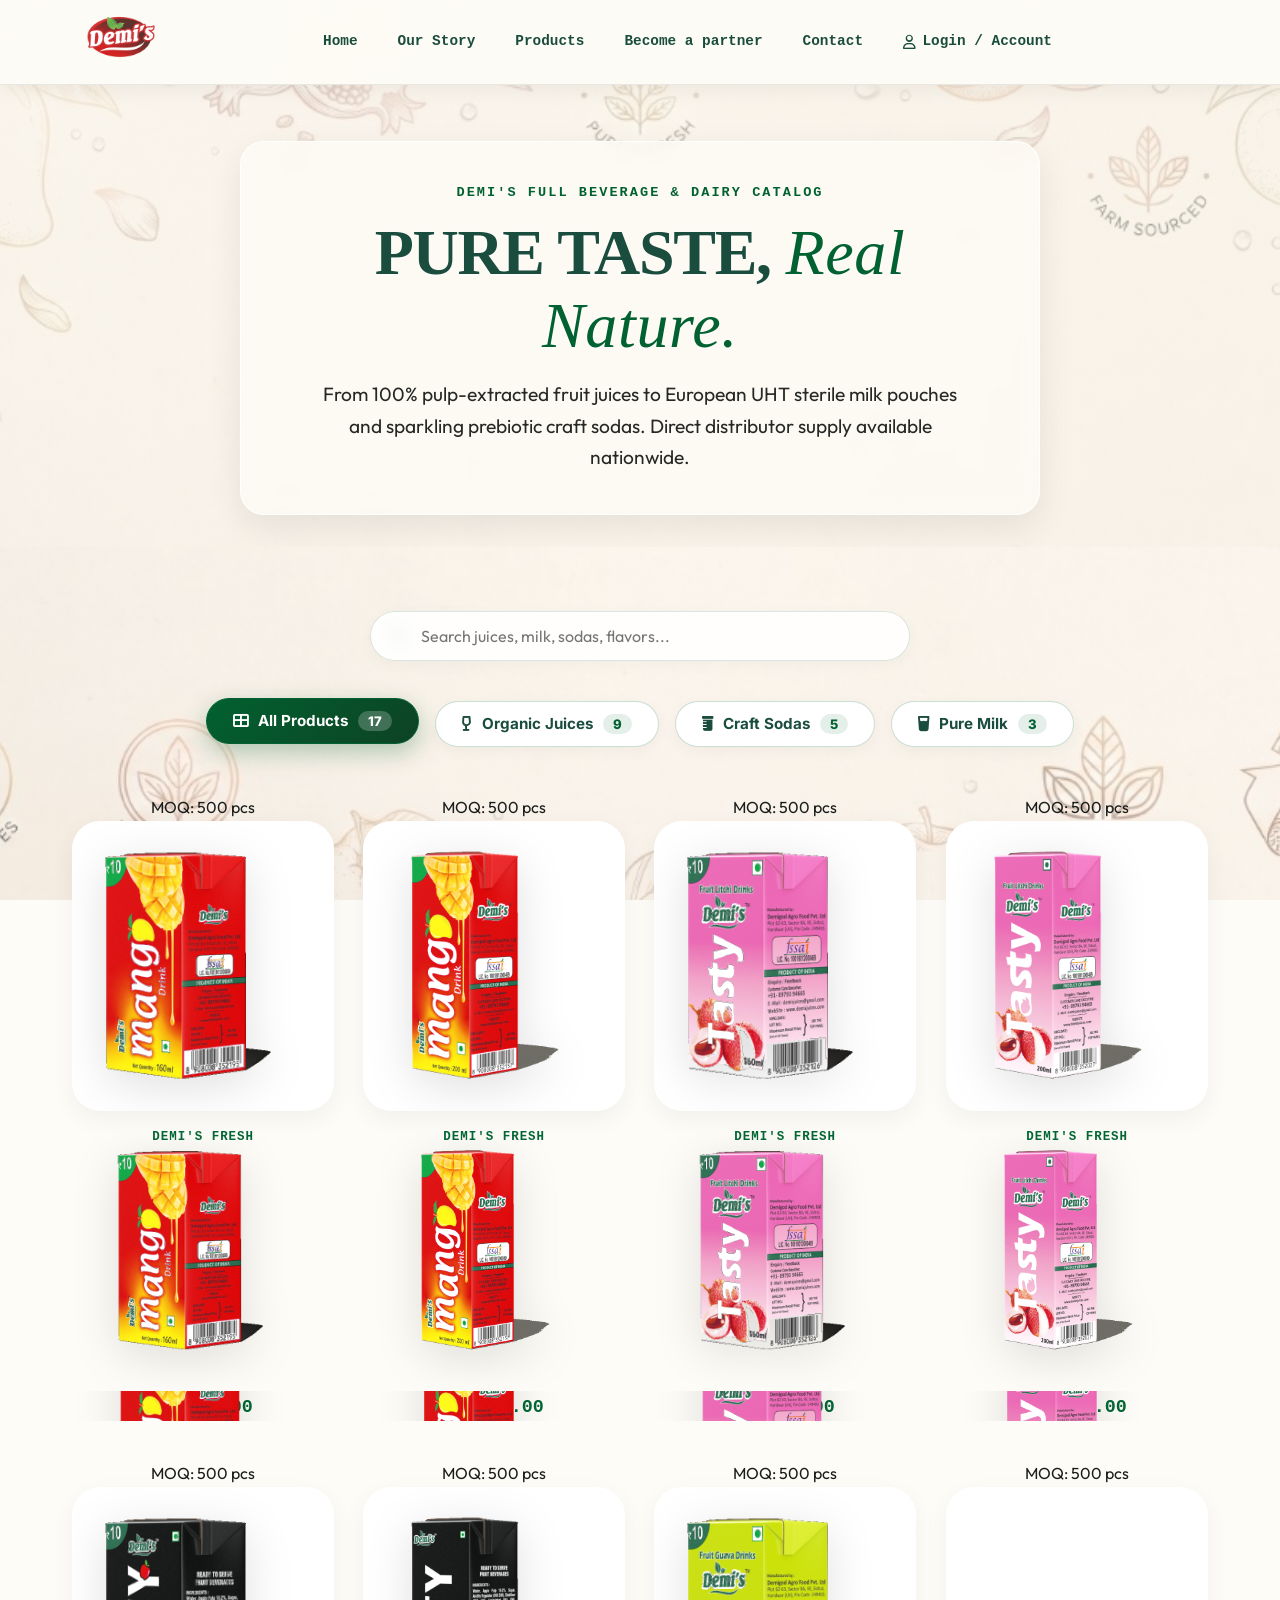
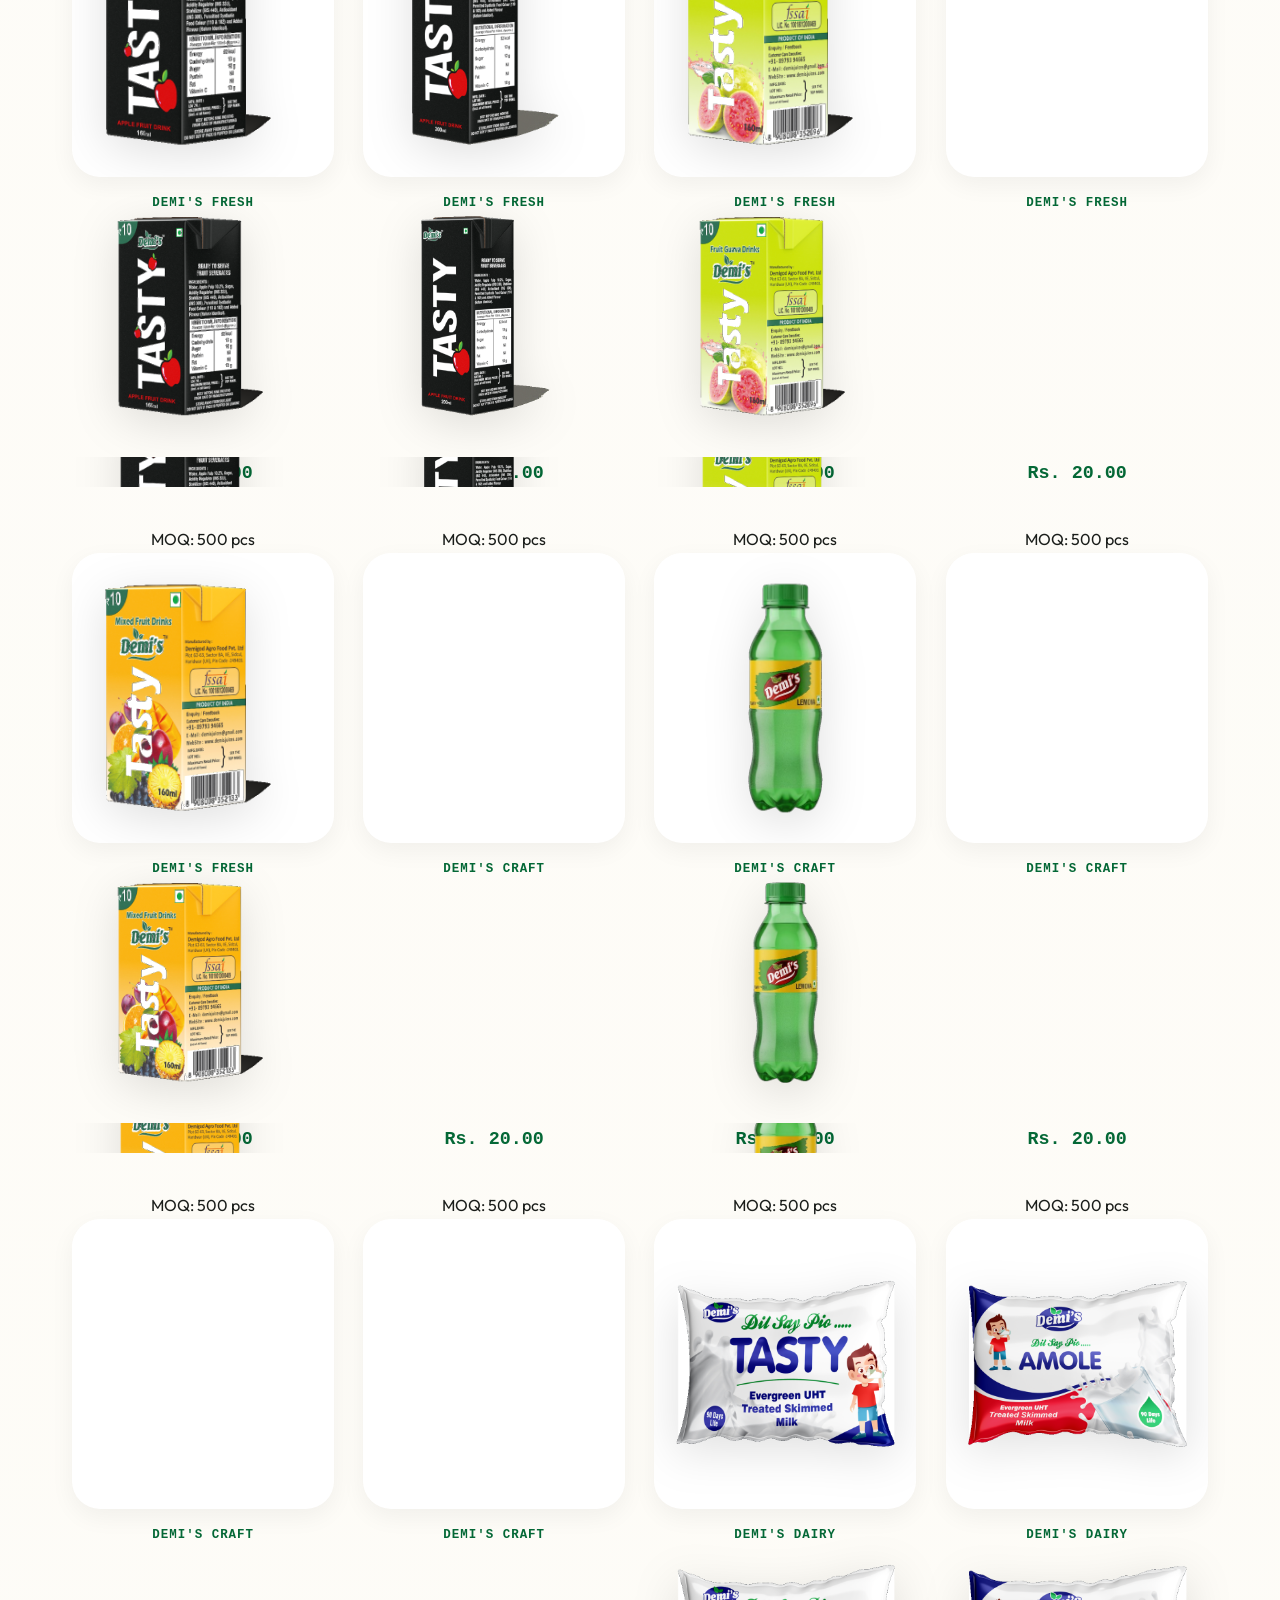
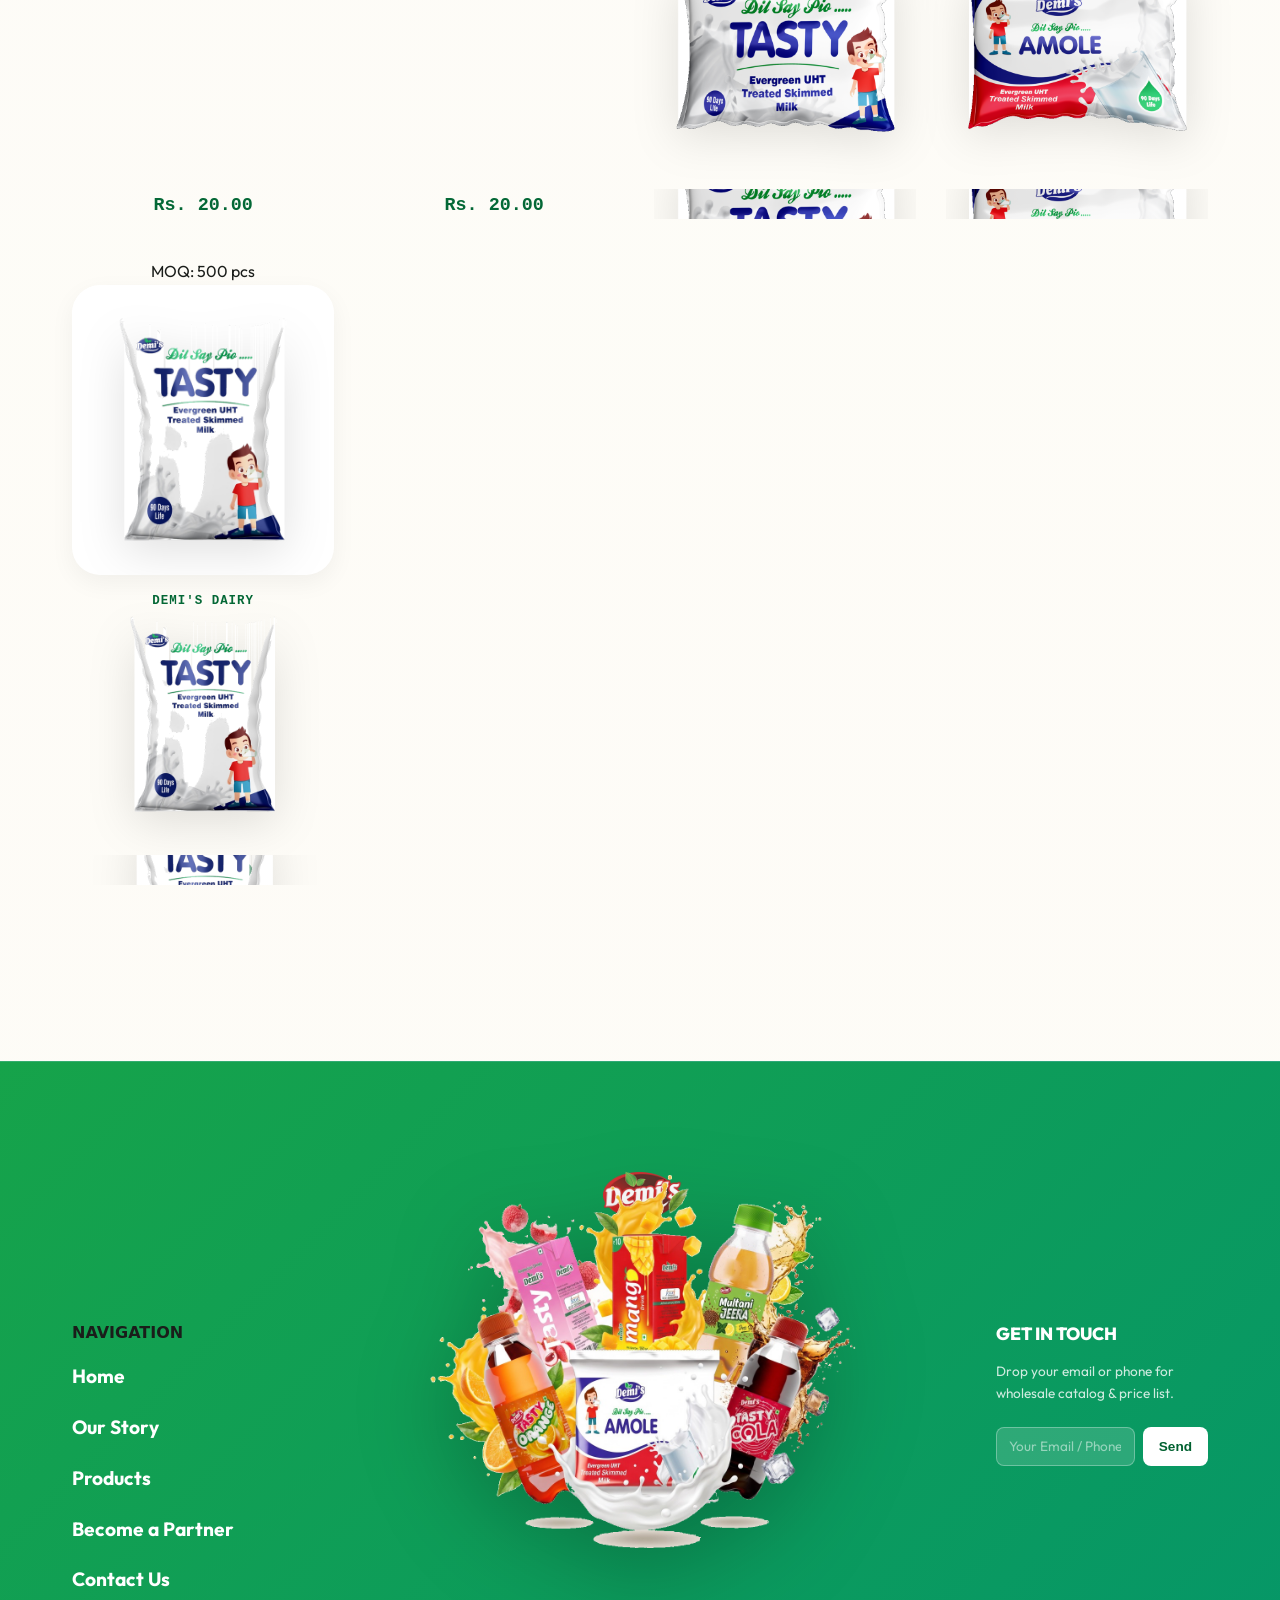
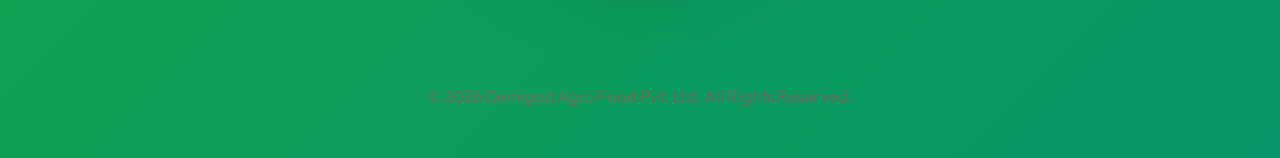
<file: products.html>
<!DOCTYPE html>
<html lang="en">
<head>
  <link rel="preconnect" href="https://fonts.googleapis.com">
  <link rel="preconnect" href="https://fonts.gstatic.com" crossorigin>
  <link rel="dns-prefetch" href="https://cdnjs.cloudflare.com">
  <meta charset="UTF-8">
  <meta name="viewport" content="width=device-width, initial-scale=1.0">
  <title>Our Product Range | Demi's Tasty Fresh Beverages & Dairy</title>
  <meta name="description" content="Explore Demi's full range of 100% organic fruit juices, UHT sterilized dairy milk, and prebiotic craft soft drinks. Direct wholesale manufacturer supply from Uttarakhand.">
  
  <!-- Favicon -->
  <link rel="icon" type="image/png" href="assets/logo.png">

  <!-- Google Fonts -->
  <link href="https://fonts.googleapis.com/css2?family=Calistoga&family=Inter:wght@400;500;600;700;800&family=Outfit:wght@400;600;700;800&display=swap" rel="stylesheet">
  
  <!-- FontAwesome 6 Icons -->
  <link rel="stylesheet" href="https://cdnjs.cloudflare.com/ajax/libs/font-awesome/6.4.0/css/all.min.css">
  
  <!-- Master Stylesheet -->
  <link rel="stylesheet" href="mockup.css">
</head>
<body class="page-products-catalog">

  <!-- Master Header -->
  <header class="navbar scrolled">
    <div class="nav-container">
      <a href="index.html" class="nav-logo">
        <img decoding="async" fetchpriority="high" src="assets/logo.png" alt="Demi's Tasty" class="logo-img">
      </a>
      <nav class="nav-links">
        <a href="index.html" class="nav-link">Home</a>
        <a href="story.html" class="nav-link">Our Story</a>
        <a href="products.html" class="nav-link active">Products</a>
        <a href="partner.html" class="nav-link">Become a partner</a>
        <a href="contact.html" class="nav-link">Contact</a>
        <a href="#account" class="nav-link account-trigger" onclick="openAccountModal(event)" style="display: inline-flex; align-items: center; gap: 0.4rem; color: #b84a0e; font-weight: 700;"><i class="far fa-user"></i> Login / Account</a>
      </nav>
      <div class="nav-actions">
        <button class="mobile-toggle" aria-label="Toggle Navigation">
          <span></span><span></span><span></span>
        </button>
      </div>
    </div>
  </header>

  <!-- Mobile Menu -->
  <div class="mobile-menu">
    <nav class="mobile-nav">
      <a href="index.html" class="mobile-link">Home</a>
      <a href="story.html" class="mobile-link">Our Story</a>
      <a href="products.html" class="mobile-link active">Products</a>
      <a href="partner.html" class="mobile-link">Become a partner</a>
      <a href="contact.html" class="mobile-link">Contact</a>
      <a href="#account" class="mobile-link account-trigger" onclick="openAccountModal(event)" style="color: #b84a0e; font-weight: 700;"><i class="far fa-user"></i> Login / Account</a>
    </nav>
  </div>

  <main>
    <!-- ══════════════════════════════════════════════
         PRODUCTS HERO HEADER
    ══════════════════════════════════════════════ -->
    <section class="catalog-hero hero-with-bg">
      <div class="container">
        <div class="catalog-hero-card text-center">
          <span class="section-label">DEMI'S FULL BEVERAGE & DAIRY CATALOG</span>
          <h1 class="section-title">Pure Taste, <span>Real Nature.</span></h1>
          <p class="section-desc">From 100% pulp-extracted fruit juices to European UHT sterile milk pouches and sparkling prebiotic craft sodas. Direct distributor supply available nationwide.</p>
        </div>
      </div>
    </section>

    <!-- ══════════════════════════════════════════════
         MAIN CATALOG SECTION
    ══════════════════════════════════════════════ -->
    <section class="catalog-container">
      <div class="container">
        
        <!-- Search Input Bar -->
        <div class="catalog-search-wrapper">
          <i class="fas fa-search catalog-search-icon"></i>
          <input type="text" id="catalog-search-input" class="catalog-search-input" placeholder="Search juices, milk, sodas, flavors...">
        </div>

        <!-- Category Filter Tabs -->
        <div class="favorites-categories text-center" style="margin-bottom: 2.5rem;">
          <button class="filter-tab active" data-filter="all"><i class="fas fa-th-large"></i> All Products <span class="badge-count">17</span></button>
          <button class="filter-tab" data-filter="juices"><i class="fas fa-wine-glass-alt"></i> Organic Juices <span class="badge-count">9</span></button>
          <button class="filter-tab" data-filter="soft-drinks"><i class="fas fa-prescription-bottle"></i> Craft Sodas <span class="badge-count">5</span></button>
          <button class="filter-tab" data-filter="milk"><i class="fas fa-glass-water"></i> Pure Milk <span class="badge-count">3</span></button>
        </div>

        <!-- Catalog Product Grid -->
        <div class="catalog-grid">
          
          <!-- 1. Alphonso Mango 160ml -->
          <div class="product-card" data-category="juices">
            <span class="moq-badge">MOQ: 500 pcs</span>
            <figure class="product-thumbnail">
              <a href="product.html?id=mango" title="Alphonso Mango Juice (160 ml)">
                <img decoding="async" loading="lazy" src="assets/brand_pack_0005.png" alt="Alphonso Mango Juice (160 ml) 1" class="card-rot-img img-1 active">
                <img decoding="async" loading="lazy" src="assets/mango_pack_splash.jpg" alt="Alphonso Mango Juice (160 ml) 2" class="card-rot-img img-2">
                <img decoding="async" loading="lazy" src="assets/brand_pack_0005_200ml.png" alt="Alphonso Mango Juice (160 ml) 3" class="card-rot-img img-3">
              </a>
            </figure>
            <div class="product-vendor">Demi's Fresh</div>
            <h3 class="product-title"><a href="product.html?id=mango">
                <img decoding="async" loading="lazy" src="assets/brand_pack_0005.png" alt="Alphonso Mango Juice (160 ml) 1" class="card-rot-img img-1 active">
                <img decoding="async" loading="lazy" src="assets/mango_pack_splash.jpg" alt="Alphonso Mango Juice (160 ml) 2" class="card-rot-img img-2">
                <img decoding="async" loading="lazy" src="assets/brand_pack_0005_200ml.png" alt="Alphonso Mango Juice (160 ml) 3" class="card-rot-img img-3">
              </a></h3>
            <div class="product-meta quick-add-active">
              <div class="product-price-wrapper">
                <span class="price-amount">Rs. 10.00</span>
              </div>
              <div class="product-button-wrapper">
                <a href="product.html?id=mango" class="add-to-cart-btn">
                <img decoding="async" loading="lazy" src="assets/brand_pack_0005.png" alt="Alphonso Mango Juice (160 ml) 1" class="card-rot-img img-1 active">
                <img decoding="async" loading="lazy" src="assets/mango_pack_splash.jpg" alt="Alphonso Mango Juice (160 ml) 2" class="card-rot-img img-2">
                <img decoding="async" loading="lazy" src="assets/brand_pack_0005_200ml.png" alt="Alphonso Mango Juice (160 ml) 3" class="card-rot-img img-3">
              </a>
              </div>
            </div>
          </div>

          <!-- 2. Mango Drink 200ml -->
          <div class="product-card" data-category="juices">
            <span class="moq-badge">MOQ: 500 pcs</span>
            <figure class="product-thumbnail">
              <a href="product.html?id=mango-200ml" title="Mango Drink (200 ml)">
                <img decoding="async" loading="lazy" src="assets/brand_pack_0005_200ml.png" alt="Alphonso Mango Drink (200 ml) 1" class="card-rot-img img-1 active">
                <img decoding="async" loading="lazy" src="assets/mango_pack_splash.jpg" alt="Alphonso Mango Drink (200 ml) 2" class="card-rot-img img-2">
                <img decoding="async" loading="lazy" src="assets/brand_pack_0005.png" alt="Alphonso Mango Drink (200 ml) 3" class="card-rot-img img-3">
              </a>
            </figure>
            <div class="product-vendor">Demi's Fresh</div>
            <h3 class="product-title"><a href="product.html?id=mango-200ml">
                <img decoding="async" loading="lazy" src="assets/brand_pack_0005_200ml.png" alt="Alphonso Mango Drink (200 ml) 1" class="card-rot-img img-1 active">
                <img decoding="async" loading="lazy" src="assets/mango_pack_splash.jpg" alt="Alphonso Mango Drink (200 ml) 2" class="card-rot-img img-2">
                <img decoding="async" loading="lazy" src="assets/brand_pack_0005.png" alt="Alphonso Mango Drink (200 ml) 3" class="card-rot-img img-3">
              </a></h3>
            <div class="product-meta quick-add-active">
              <div class="product-price-wrapper">
                <span class="price-amount">Rs. 20.00</span>
              </div>
              <div class="product-button-wrapper">
                <a href="product.html?id=mango-200ml" class="add-to-cart-btn">
                <img decoding="async" loading="lazy" src="assets/brand_pack_0005_200ml.png" alt="Alphonso Mango Drink (200 ml) 1" class="card-rot-img img-1 active">
                <img decoding="async" loading="lazy" src="assets/mango_pack_splash.jpg" alt="Alphonso Mango Drink (200 ml) 2" class="card-rot-img img-2">
                <img decoding="async" loading="lazy" src="assets/brand_pack_0005.png" alt="Alphonso Mango Drink (200 ml) 3" class="card-rot-img img-3">
              </a>
              </div>
            </div>
          </div>

          <!-- 3. Fresh Litchi 160ml -->
          <div class="product-card" data-category="juices">
            <span class="moq-badge">MOQ: 500 pcs</span>
            <figure class="product-thumbnail">
              <a href="product.html?id=litchi" title="Fresh Litchi Juice (160 ml)">
                <img decoding="async" loading="lazy" src="assets/brand_pack_0015.png" alt="Fresh Litchi Juice (160 ml) 1" class="card-rot-img img-1 active">
                <img decoding="async" loading="lazy" src="assets/litchi_pack_splash.jpg" alt="Fresh Litchi Juice (160 ml) 2" class="card-rot-img img-2">
                <img decoding="async" loading="lazy" src="assets/brand_pack_0015_200ml.png" alt="Fresh Litchi Juice (160 ml) 3" class="card-rot-img img-3">
              </a>
            </figure>
            <div class="product-vendor">Demi's Fresh</div>
            <h3 class="product-title"><a href="product.html?id=litchi">
                <img decoding="async" loading="lazy" src="assets/brand_pack_0015.png" alt="Fresh Litchi Juice (160 ml) 1" class="card-rot-img img-1 active">
                <img decoding="async" loading="lazy" src="assets/litchi_pack_splash.jpg" alt="Fresh Litchi Juice (160 ml) 2" class="card-rot-img img-2">
                <img decoding="async" loading="lazy" src="assets/brand_pack_0015_200ml.png" alt="Fresh Litchi Juice (160 ml) 3" class="card-rot-img img-3">
              </a></h3>
            <div class="product-meta quick-add-active">
              <div class="product-price-wrapper">
                <span class="price-amount">Rs. 10.00</span>
              </div>
              <div class="product-button-wrapper">
                <a href="product.html?id=litchi" class="add-to-cart-btn">
                <img decoding="async" loading="lazy" src="assets/brand_pack_0015.png" alt="Fresh Litchi Juice (160 ml) 1" class="card-rot-img img-1 active">
                <img decoding="async" loading="lazy" src="assets/litchi_pack_splash.jpg" alt="Fresh Litchi Juice (160 ml) 2" class="card-rot-img img-2">
                <img decoding="async" loading="lazy" src="assets/brand_pack_0015_200ml.png" alt="Fresh Litchi Juice (160 ml) 3" class="card-rot-img img-3">
              </a>
              </div>
            </div>
          </div>

          <!-- 4. Fresh Litchi Drink 200ml -->
          <div class="product-card" data-category="juices">
            <span class="moq-badge">MOQ: 500 pcs</span>
            <figure class="product-thumbnail">
              <a href="product.html?id=litchi-200ml" title="Fresh Litchi Drink (200 ml)">
                <img decoding="async" loading="lazy" src="assets/brand_pack_0015_200ml.png" alt="Fresh Litchi Drink (200 ml) 1" class="card-rot-img img-1 active">
                <img decoding="async" loading="lazy" src="assets/litchi_pack_splash.jpg" alt="Fresh Litchi Drink (200 ml) 2" class="card-rot-img img-2">
                <img decoding="async" loading="lazy" src="assets/brand_pack_0015.png" alt="Fresh Litchi Drink (200 ml) 3" class="card-rot-img img-3">
              </a>
            </figure>
            <div class="product-vendor">Demi's Fresh</div>
            <h3 class="product-title"><a href="product.html?id=litchi-200ml">
                <img decoding="async" loading="lazy" src="assets/brand_pack_0015_200ml.png" alt="Fresh Litchi Drink (200 ml) 1" class="card-rot-img img-1 active">
                <img decoding="async" loading="lazy" src="assets/litchi_pack_splash.jpg" alt="Fresh Litchi Drink (200 ml) 2" class="card-rot-img img-2">
                <img decoding="async" loading="lazy" src="assets/brand_pack_0015.png" alt="Fresh Litchi Drink (200 ml) 3" class="card-rot-img img-3">
              </a></h3>
            <div class="product-meta quick-add-active">
              <div class="product-price-wrapper">
                <span class="price-amount">Rs. 20.00</span>
              </div>
              <div class="product-button-wrapper">
                <a href="product.html?id=litchi-200ml" class="add-to-cart-btn">
                <img decoding="async" loading="lazy" src="assets/brand_pack_0015_200ml.png" alt="Fresh Litchi Drink (200 ml) 1" class="card-rot-img img-1 active">
                <img decoding="async" loading="lazy" src="assets/litchi_pack_splash.jpg" alt="Fresh Litchi Drink (200 ml) 2" class="card-rot-img img-2">
                <img decoding="async" loading="lazy" src="assets/brand_pack_0015.png" alt="Fresh Litchi Drink (200 ml) 3" class="card-rot-img img-3">
              </a>
              </div>
            </div>
          </div>

          <!-- 5. Fresh Apple 160ml -->
          <div class="product-card" data-category="juices">
            <span class="moq-badge">MOQ: 500 pcs</span>
            <figure class="product-thumbnail">
              <a href="product.html?id=apple" title="Fresh Apple Juice (160 ml)">
                <img decoding="async" loading="lazy" src="assets/brand_pack_0016.png" alt="Fresh Apple Juice (160 ml) 1" class="card-rot-img img-1 active">
                <img decoding="async" loading="lazy" src="assets/apple_pack_splash.jpg" alt="Fresh Apple Juice (160 ml) 2" class="card-rot-img img-2">
                <img decoding="async" loading="lazy" src="assets/brand_pack_0016_200ml.png" alt="Fresh Apple Juice (160 ml) 3" class="card-rot-img img-3">
              </a>
            </figure>
            <div class="product-vendor">Demi's Fresh</div>
            <h3 class="product-title"><a href="product.html?id=apple">
                <img decoding="async" loading="lazy" src="assets/brand_pack_0016.png" alt="Fresh Apple Juice (160 ml) 1" class="card-rot-img img-1 active">
                <img decoding="async" loading="lazy" src="assets/apple_pack_splash.jpg" alt="Fresh Apple Juice (160 ml) 2" class="card-rot-img img-2">
                <img decoding="async" loading="lazy" src="assets/brand_pack_0016_200ml.png" alt="Fresh Apple Juice (160 ml) 3" class="card-rot-img img-3">
              </a></h3>
            <div class="product-meta quick-add-active">
              <div class="product-price-wrapper">
                <span class="price-amount">Rs. 10.00</span>
              </div>
              <div class="product-button-wrapper">
                <a href="product.html?id=apple" class="add-to-cart-btn">
                <img decoding="async" loading="lazy" src="assets/brand_pack_0016.png" alt="Fresh Apple Juice (160 ml) 1" class="card-rot-img img-1 active">
                <img decoding="async" loading="lazy" src="assets/apple_pack_splash.jpg" alt="Fresh Apple Juice (160 ml) 2" class="card-rot-img img-2">
                <img decoding="async" loading="lazy" src="assets/brand_pack_0016_200ml.png" alt="Fresh Apple Juice (160 ml) 3" class="card-rot-img img-3">
              </a>
              </div>
            </div>
          </div>

          <!-- 6. Fresh Apple Drink 200ml -->
          <div class="product-card" data-category="juices">
            <span class="moq-badge">MOQ: 500 pcs</span>
            <figure class="product-thumbnail">
              <a href="product.html?id=apple-200ml" title="Fresh Apple Drink (200 ml)">
                <img decoding="async" loading="lazy" src="assets/brand_pack_0016_200ml.png" alt="Fresh Apple Drink (200 ml) 1" class="card-rot-img img-1 active">
                <img decoding="async" loading="lazy" src="assets/apple_pack_splash.jpg" alt="Fresh Apple Drink (200 ml) 2" class="card-rot-img img-2">
                <img decoding="async" loading="lazy" src="assets/brand_pack_0016.png" alt="Fresh Apple Drink (200 ml) 3" class="card-rot-img img-3">
              </a>
            </figure>
            <div class="product-vendor">Demi's Fresh</div>
            <h3 class="product-title"><a href="product.html?id=apple-200ml">
                <img decoding="async" loading="lazy" src="assets/brand_pack_0016_200ml.png" alt="Fresh Apple Drink (200 ml) 1" class="card-rot-img img-1 active">
                <img decoding="async" loading="lazy" src="assets/apple_pack_splash.jpg" alt="Fresh Apple Drink (200 ml) 2" class="card-rot-img img-2">
                <img decoding="async" loading="lazy" src="assets/brand_pack_0016.png" alt="Fresh Apple Drink (200 ml) 3" class="card-rot-img img-3">
              </a></h3>
            <div class="product-meta quick-add-active">
              <div class="product-price-wrapper">
                <span class="price-amount">Rs. 20.00</span>
              </div>
              <div class="product-button-wrapper">
                <a href="product.html?id=apple-200ml" class="add-to-cart-btn">
                <img decoding="async" loading="lazy" src="assets/brand_pack_0016_200ml.png" alt="Fresh Apple Drink (200 ml) 1" class="card-rot-img img-1 active">
                <img decoding="async" loading="lazy" src="assets/apple_pack_splash.jpg" alt="Fresh Apple Drink (200 ml) 2" class="card-rot-img img-2">
                <img decoding="async" loading="lazy" src="assets/brand_pack_0016.png" alt="Fresh Apple Drink (200 ml) 3" class="card-rot-img img-3">
              </a>
              </div>
            </div>
          </div>

          <!-- 7. Pink Guava 160ml -->
          <div class="product-card" data-category="juices">
            <span class="moq-badge">MOQ: 500 pcs</span>
            <figure class="product-thumbnail">
              <a href="product.html?id=guava" title="Pink Guava Juice (160 ml)">
                <img decoding="async" loading="lazy" src="assets/brand_pack_0018.png" alt="Pink Guava Juice (160 ml) 1" class="card-rot-img img-1 active">
                <img decoding="async" loading="lazy" src="assets/guava_pack_splash.jpg" alt="Pink Guava Juice (160 ml) 2" class="card-rot-img img-2">
                <img decoding="async" loading="lazy" src="assets/brand_pack_0018_200ml.png" alt="Pink Guava Juice (160 ml) 3" class="card-rot-img img-3">
              </a>
            </figure>
            <div class="product-vendor">Demi's Fresh</div>
            <h3 class="product-title"><a href="product.html?id=guava">
                <img decoding="async" loading="lazy" src="assets/brand_pack_0018.png" alt="Pink Guava Juice (160 ml) 1" class="card-rot-img img-1 active">
                <img decoding="async" loading="lazy" src="assets/guava_pack_splash.jpg" alt="Pink Guava Juice (160 ml) 2" class="card-rot-img img-2">
                <img decoding="async" loading="lazy" src="assets/brand_pack_0018_200ml.png" alt="Pink Guava Juice (160 ml) 3" class="card-rot-img img-3">
              </a></h3>
            <div class="product-meta quick-add-active">
              <div class="product-price-wrapper">
                <span class="price-amount">Rs. 10.00</span>
              </div>
              <div class="product-button-wrapper">
                <a href="product.html?id=guava" class="add-to-cart-btn">
                <img decoding="async" loading="lazy" src="assets/brand_pack_0018.png" alt="Pink Guava Juice (160 ml) 1" class="card-rot-img img-1 active">
                <img decoding="async" loading="lazy" src="assets/guava_pack_splash.jpg" alt="Pink Guava Juice (160 ml) 2" class="card-rot-img img-2">
                <img decoding="async" loading="lazy" src="assets/brand_pack_0018_200ml.png" alt="Pink Guava Juice (160 ml) 3" class="card-rot-img img-3">
              </a>
              </div>
            </div>
          </div>

          <!-- 8. Pink Guava Drink 200ml -->
          <div class="product-card" data-category="juices">
            <span class="moq-badge">MOQ: 500 pcs</span>
            <figure class="product-thumbnail">
              <a href="product.html?id=guava-200ml" title="Pink Guava Drink (200 ml)">
                <img decoding="async" loading="lazy" src="assets/brand_pack_0018_200ml.png" alt="Pink Guava Drink (200 ml) 1" class="card-rot-img img-1 active">
                <img decoding="async" loading="lazy" src="assets/guava_pack_splash.jpg" alt="Pink Guava Drink (200 ml) 2" class="card-rot-img img-2">
                <img decoding="async" loading="lazy" src="assets/brand_pack_0018.png" alt="Pink Guava Drink (200 ml) 3" class="card-rot-img img-3">
              </a>
            </figure>
            <div class="product-vendor">Demi's Fresh</div>
            <h3 class="product-title"><a href="product.html?id=guava-200ml">
                <img decoding="async" loading="lazy" src="assets/brand_pack_0018_200ml.png" alt="Pink Guava Drink (200 ml) 1" class="card-rot-img img-1 active">
                <img decoding="async" loading="lazy" src="assets/guava_pack_splash.jpg" alt="Pink Guava Drink (200 ml) 2" class="card-rot-img img-2">
                <img decoding="async" loading="lazy" src="assets/brand_pack_0018.png" alt="Pink Guava Drink (200 ml) 3" class="card-rot-img img-3">
              </a></h3>
            <div class="product-meta quick-add-active">
              <div class="product-price-wrapper">
                <span class="price-amount">Rs. 20.00</span>
              </div>
              <div class="product-button-wrapper">
                <a href="product.html?id=guava-200ml" class="add-to-cart-btn">
                <img decoding="async" loading="lazy" src="assets/brand_pack_0018_200ml.png" alt="Pink Guava Drink (200 ml) 1" class="card-rot-img img-1 active">
                <img decoding="async" loading="lazy" src="assets/guava_pack_splash.jpg" alt="Pink Guava Drink (200 ml) 2" class="card-rot-img img-2">
                <img decoding="async" loading="lazy" src="assets/brand_pack_0018.png" alt="Pink Guava Drink (200 ml) 3" class="card-rot-img img-3">
              </a>
              </div>
            </div>
          </div>

          <!-- 9. Mix Fruit 160ml -->
          <div class="product-card" data-category="juices">
            <span class="moq-badge">MOQ: 500 pcs</span>
            <figure class="product-thumbnail">
              <a href="product.html?id=mixed-fruit" title="Mix Fruit Juice (160 ml)">
                <img decoding="async" loading="lazy" src="assets/brand_pack_0017.png" alt="Mix Fruit Juice (160 ml) 1" class="card-rot-img img-1 active">
                <img decoding="async" loading="lazy" src="assets/mixed_fruit_pack_splash.jpg" alt="Mix Fruit Juice (160 ml) 2" class="card-rot-img img-2">
                <img decoding="async" loading="lazy" src="assets/brand_pack_0017_200ml.png" alt="Mix Fruit Juice (160 ml) 3" class="card-rot-img img-3">
              </a>
            </figure>
            <div class="product-vendor">Demi's Fresh</div>
            <h3 class="product-title"><a href="product.html?id=mixed-fruit">
                <img decoding="async" loading="lazy" src="assets/brand_pack_0017.png" alt="Mix Fruit Juice (160 ml) 1" class="card-rot-img img-1 active">
                <img decoding="async" loading="lazy" src="assets/mixed_fruit_pack_splash.jpg" alt="Mix Fruit Juice (160 ml) 2" class="card-rot-img img-2">
                <img decoding="async" loading="lazy" src="assets/brand_pack_0017_200ml.png" alt="Mix Fruit Juice (160 ml) 3" class="card-rot-img img-3">
              </a></h3>
            <div class="product-meta quick-add-active">
              <div class="product-price-wrapper">
                <span class="price-amount">Rs. 10.00</span>
              </div>
              <div class="product-button-wrapper">
                <a href="product.html?id=mixed-fruit" class="add-to-cart-btn">
                <img decoding="async" loading="lazy" src="assets/brand_pack_0017.png" alt="Mix Fruit Juice (160 ml) 1" class="card-rot-img img-1 active">
                <img decoding="async" loading="lazy" src="assets/mixed_fruit_pack_splash.jpg" alt="Mix Fruit Juice (160 ml) 2" class="card-rot-img img-2">
                <img decoding="async" loading="lazy" src="assets/brand_pack_0017_200ml.png" alt="Mix Fruit Juice (160 ml) 3" class="card-rot-img img-3">
              </a>
              </div>
            </div>
          </div>

          <!-- 10. Prebiotic Craft Cola 250ml -->
          <div class="product-card" data-category="soft-drinks">
            <span class="moq-badge">MOQ: 500 pcs</span>
            <figure class="product-thumbnail">
              <a href="product.html?id=cola" title="Prebiotic Craft Cola (250 ml)">
                <img decoding="async" loading="lazy" src="assets/soft_drink_cola.png" alt="Prebiotic Craft Cola (200 ml) 1" class="card-rot-img img-1 active">
                <img decoding="async" loading="lazy" src="assets/cola_ad_new.jpg" alt="Prebiotic Craft Cola (200 ml) 2" class="card-rot-img img-2">
                <img decoding="async" loading="lazy" src="assets/brand_wa15.png" alt="Prebiotic Craft Cola (200 ml) 3" class="card-rot-img img-3">
              </a>
            </figure>
            <div class="product-vendor">Demi's Craft</div>
            <h3 class="product-title"><a href="product.html?id=cola">
                <img decoding="async" loading="lazy" src="assets/soft_drink_cola.png" alt="Prebiotic Craft Cola (200 ml) 1" class="card-rot-img img-1 active">
                <img decoding="async" loading="lazy" src="assets/cola_ad_new.jpg" alt="Prebiotic Craft Cola (200 ml) 2" class="card-rot-img img-2">
                <img decoding="async" loading="lazy" src="assets/brand_wa15.png" alt="Prebiotic Craft Cola (200 ml) 3" class="card-rot-img img-3">
              </a></h3>
            <div class="product-meta quick-add-active">
              <div class="product-price-wrapper">
                <span class="price-amount">Rs. 20.00</span>
              </div>
              <div class="product-button-wrapper">
                <a href="product.html?id=cola" class="add-to-cart-btn">
                <img decoding="async" loading="lazy" src="assets/soft_drink_cola.png" alt="Prebiotic Craft Cola (200 ml) 1" class="card-rot-img img-1 active">
                <img decoding="async" loading="lazy" src="assets/cola_ad_new.jpg" alt="Prebiotic Craft Cola (200 ml) 2" class="card-rot-img img-2">
                <img decoding="async" loading="lazy" src="assets/brand_wa15.png" alt="Prebiotic Craft Cola (200 ml) 3" class="card-rot-img img-3">
              </a>
              </div>
            </div>
          </div>

          <!-- 11. Demi's Lemona 250ml -->
          <div class="product-card" data-category="soft-drinks">
            <span class="moq-badge">MOQ: 500 pcs</span>
            <figure class="product-thumbnail">
              <a href="product.html?id=lemon" title="Demi's Lemona (250 ml)">
                <img decoding="async" loading="lazy" src="assets/soft_drink_lemon.png" alt="Demi's Lemona (200 ml) 1" class="card-rot-img img-1 active">
                <img decoding="async" loading="lazy" src="assets/lemona_ad_new.jpg" alt="Demi's Lemona (200 ml) 2" class="card-rot-img img-2">
                <img decoding="async" loading="lazy" src="assets/brand_wa05.png" alt="Demi's Lemona (200 ml) 3" class="card-rot-img img-3">
              </a>
            </figure>
            <div class="product-vendor">Demi's Craft</div>
            <h3 class="product-title"><a href="product.html?id=lemon">
                <img decoding="async" loading="lazy" src="assets/soft_drink_lemon.png" alt="Demi's Lemona (200 ml) 1" class="card-rot-img img-1 active">
                <img decoding="async" loading="lazy" src="assets/lemona_ad_new.jpg" alt="Demi's Lemona (200 ml) 2" class="card-rot-img img-2">
                <img decoding="async" loading="lazy" src="assets/brand_wa05.png" alt="Demi's Lemona (200 ml) 3" class="card-rot-img img-3">
              </a></h3>
            <div class="product-meta quick-add-active">
              <div class="product-price-wrapper">
                <span class="price-amount">Rs. 20.00</span>
              </div>
              <div class="product-button-wrapper">
                <a href="product.html?id=lemon" class="add-to-cart-btn">
                <img decoding="async" loading="lazy" src="assets/soft_drink_lemon.png" alt="Demi's Lemona (200 ml) 1" class="card-rot-img img-1 active">
                <img decoding="async" loading="lazy" src="assets/lemona_ad_new.jpg" alt="Demi's Lemona (200 ml) 2" class="card-rot-img img-2">
                <img decoding="async" loading="lazy" src="assets/brand_wa05.png" alt="Demi's Lemona (200 ml) 3" class="card-rot-img img-3">
              </a>
              </div>
            </div>
          </div>

          <!-- 12. Sparkling Blood Orange 250ml -->
          <div class="product-card" data-category="soft-drinks">
            <span class="moq-badge">MOQ: 500 pcs</span>
            <figure class="product-thumbnail">
              <a href="product.html?id=orange" title="Sparkling Blood Orange (250 ml)">
                <img decoding="async" loading="lazy" src="assets/soft_drink_orange.png" alt="Demi's Tasty Orange (200 ml) 1" class="card-rot-img img-1 active">
                <img decoding="async" loading="lazy" src="assets/orange_ad.jpg" alt="Demi's Tasty Orange (200 ml) 2" class="card-rot-img img-2">
                <img decoding="async" loading="lazy" src="assets/brand_wa16.png" alt="Demi's Tasty Orange (200 ml) 3" class="card-rot-img img-3">
              </a>
            </figure>
            <div class="product-vendor">Demi's Craft</div>
            <h3 class="product-title"><a href="product.html?id=orange">
                <img decoding="async" loading="lazy" src="assets/soft_drink_orange.png" alt="Demi's Tasty Orange (200 ml) 1" class="card-rot-img img-1 active">
                <img decoding="async" loading="lazy" src="assets/orange_ad.jpg" alt="Demi's Tasty Orange (200 ml) 2" class="card-rot-img img-2">
                <img decoding="async" loading="lazy" src="assets/brand_wa16.png" alt="Demi's Tasty Orange (200 ml) 3" class="card-rot-img img-3">
              </a></h3>
            <div class="product-meta quick-add-active">
              <div class="product-price-wrapper">
                <span class="price-amount">Rs. 20.00</span>
              </div>
              <div class="product-button-wrapper">
                <a href="product.html?id=orange" class="add-to-cart-btn">
                <img decoding="async" loading="lazy" src="assets/soft_drink_orange.png" alt="Demi's Tasty Orange (200 ml) 1" class="card-rot-img img-1 active">
                <img decoding="async" loading="lazy" src="assets/orange_ad.jpg" alt="Demi's Tasty Orange (200 ml) 2" class="card-rot-img img-2">
                <img decoding="async" loading="lazy" src="assets/brand_wa16.png" alt="Demi's Tasty Orange (200 ml) 3" class="card-rot-img img-3">
              </a>
              </div>
            </div>
          </div>

          <!-- 13. Demi's Masala Zeera 250ml -->
          <div class="product-card" data-category="soft-drinks">
            <span class="moq-badge">MOQ: 500 pcs</span>
            <figure class="product-thumbnail">
              <a href="product.html?id=masala-zeera" title="Demi's Masala Zeera (250 ml)">
                <img decoding="async" loading="lazy" src="assets/soft_drink_masala_zeera.png" alt="Demi's Masala Zeera (200 ml) 1" class="card-rot-img img-1 active">
                <img decoding="async" loading="lazy" src="assets/multani_zeera_ad.jpg" alt="Demi's Masala Zeera (200 ml) 2" class="card-rot-img img-2">
                <img decoding="async" loading="lazy" src="assets/brand_wa17.png" alt="Demi's Masala Zeera (200 ml) 3" class="card-rot-img img-3">
              </a>
            </figure>
            <div class="product-vendor">Demi's Craft</div>
            <h3 class="product-title"><a href="product.html?id=masala-zeera">
                <img decoding="async" loading="lazy" src="assets/soft_drink_masala_zeera.png" alt="Demi's Masala Zeera (200 ml) 1" class="card-rot-img img-1 active">
                <img decoding="async" loading="lazy" src="assets/multani_zeera_ad.jpg" alt="Demi's Masala Zeera (200 ml) 2" class="card-rot-img img-2">
                <img decoding="async" loading="lazy" src="assets/brand_wa17.png" alt="Demi's Masala Zeera (200 ml) 3" class="card-rot-img img-3">
              </a></h3>
            <div class="product-meta quick-add-active">
              <div class="product-price-wrapper">
                <span class="price-amount">Rs. 20.00</span>
              </div>
              <div class="product-button-wrapper">
                <a href="product.html?id=masala-zeera" class="add-to-cart-btn">
                <img decoding="async" loading="lazy" src="assets/soft_drink_masala_zeera.png" alt="Demi's Masala Zeera (200 ml) 1" class="card-rot-img img-1 active">
                <img decoding="async" loading="lazy" src="assets/multani_zeera_ad.jpg" alt="Demi's Masala Zeera (200 ml) 2" class="card-rot-img img-2">
                <img decoding="async" loading="lazy" src="assets/brand_wa17.png" alt="Demi's Masala Zeera (200 ml) 3" class="card-rot-img img-3">
              </a>
              </div>
            </div>
          </div>

          <!-- 14. Demi's Multani Zeera 250ml -->
          <div class="product-card" data-category="soft-drinks">
            <span class="moq-badge">MOQ: 500 pcs</span>
            <figure class="product-thumbnail">
              <a href="product.html?id=multani-zeera" title="Demi's Multani Zeera (250 ml)">
                <img decoding="async" loading="lazy" src="assets/soft_drink_multani_zeera.png" alt="Demi's Multani Zeera (200 ml) 1" class="card-rot-img img-1 active">
                <img decoding="async" loading="lazy" src="assets/multani_zeera_ad.jpg" alt="Demi's Multani Zeera (200 ml) 2" class="card-rot-img img-2">
                <img decoding="async" loading="lazy" src="assets/brand_wa18.png" alt="Demi's Multani Zeera (200 ml) 3" class="card-rot-img img-3">
              </a>
            </figure>
            <div class="product-vendor">Demi's Craft</div>
            <h3 class="product-title"><a href="product.html?id=multani-zeera">
                <img decoding="async" loading="lazy" src="assets/soft_drink_multani_zeera.png" alt="Demi's Multani Zeera (200 ml) 1" class="card-rot-img img-1 active">
                <img decoding="async" loading="lazy" src="assets/multani_zeera_ad.jpg" alt="Demi's Multani Zeera (200 ml) 2" class="card-rot-img img-2">
                <img decoding="async" loading="lazy" src="assets/brand_wa18.png" alt="Demi's Multani Zeera (200 ml) 3" class="card-rot-img img-3">
              </a></h3>
            <div class="product-meta quick-add-active">
              <div class="product-price-wrapper">
                <span class="price-amount">Rs. 20.00</span>
              </div>
              <div class="product-button-wrapper">
                <a href="product.html?id=multani-zeera" class="add-to-cart-btn">
                <img decoding="async" loading="lazy" src="assets/soft_drink_multani_zeera.png" alt="Demi's Multani Zeera (200 ml) 1" class="card-rot-img img-1 active">
                <img decoding="async" loading="lazy" src="assets/multani_zeera_ad.jpg" alt="Demi's Multani Zeera (200 ml) 2" class="card-rot-img img-2">
                <img decoding="async" loading="lazy" src="assets/brand_wa18.png" alt="Demi's Multani Zeera (200 ml) 3" class="card-rot-img img-3">
              </a>
              </div>
            </div>
          </div>

          <!-- 15. Demi's Tasty Milk 125ml -->
          <div class="product-card" data-category="milk">
            <span class="moq-badge">MOQ: 500 pcs</span>
            <figure class="product-thumbnail">
              <a href="product.html?id=tasty-milk" title="Demi's Tasty Milk (125 ml)">
                <img decoding="async" loading="lazy" src="assets/tasty_milk_125ml.png" alt="Demi's Tasty Milk (125 ml) 1" class="card-rot-img img-1 active">
                <img decoding="async" loading="lazy" src="assets/brand_milk_fresh.png" alt="Demi's Tasty Milk (125 ml) 2" class="card-rot-img img-2">
                <img decoding="async" loading="lazy" src="assets/tasty_milk_400ml.png" alt="Demi's Tasty Milk (125 ml) 3" class="card-rot-img img-3">
              </a>
            </figure>
            <div class="product-vendor">Demi's Dairy</div>
            <h3 class="product-title"><a href="product.html?id=tasty-milk">
                <img decoding="async" loading="lazy" src="assets/tasty_milk_125ml.png" alt="Demi's Tasty Milk (125 ml) 1" class="card-rot-img img-1 active">
                <img decoding="async" loading="lazy" src="assets/brand_milk_fresh.png" alt="Demi's Tasty Milk (125 ml) 2" class="card-rot-img img-2">
                <img decoding="async" loading="lazy" src="assets/tasty_milk_400ml.png" alt="Demi's Tasty Milk (125 ml) 3" class="card-rot-img img-3">
              </a></h3>
            <div class="product-meta quick-add-active">
              <div class="product-price-wrapper">
                <span class="price-amount">Rs. 10.00</span>
              </div>
              <div class="product-button-wrapper">
                <a href="product.html?id=tasty-milk" class="add-to-cart-btn">
                <img decoding="async" loading="lazy" src="assets/tasty_milk_125ml.png" alt="Demi's Tasty Milk (125 ml) 1" class="card-rot-img img-1 active">
                <img decoding="async" loading="lazy" src="assets/brand_milk_fresh.png" alt="Demi's Tasty Milk (125 ml) 2" class="card-rot-img img-2">
                <img decoding="async" loading="lazy" src="assets/tasty_milk_400ml.png" alt="Demi's Tasty Milk (125 ml) 3" class="card-rot-img img-3">
              </a>
              </div>
            </div>
          </div>

          <!-- 16. Demi's Amole Double Toned Milk 125ml -->
          <div class="product-card" data-category="milk">
            <span class="moq-badge">MOQ: 500 pcs</span>
            <figure class="product-thumbnail">
              <a href="product.html?id=amole-milk" title="Demi's Amole Double Toned Milk (125 ml)">
                <img decoding="async" loading="lazy" src="assets/amole_milk_pack.png" alt="Demi's Amole Double Toned Milk (125 ml) 1" class="card-rot-img img-1 active">
                <img decoding="async" loading="lazy" src="assets/brand_milk_fresh.png" alt="Demi's Amole Double Toned Milk (125 ml) 2" class="card-rot-img img-2">
                <img decoding="async" loading="lazy" src="assets/amole_milk.png" alt="Demi's Amole Double Toned Milk (125 ml) 3" class="card-rot-img img-3">
              </a>
            </figure>
            <div class="product-vendor">Demi's Dairy</div>
            <h3 class="product-title"><a href="product.html?id=amole-milk">
                <img decoding="async" loading="lazy" src="assets/amole_milk_pack.png" alt="Demi's Amole Double Toned Milk (125 ml) 1" class="card-rot-img img-1 active">
                <img decoding="async" loading="lazy" src="assets/brand_milk_fresh.png" alt="Demi's Amole Double Toned Milk (125 ml) 2" class="card-rot-img img-2">
                <img decoding="async" loading="lazy" src="assets/amole_milk.png" alt="Demi's Amole Double Toned Milk (125 ml) 3" class="card-rot-img img-3">
              </a></h3>
            <div class="product-meta quick-add-active">
              <div class="product-price-wrapper">
                <span class="price-amount">Rs. 10.00</span>
              </div>
              <div class="product-button-wrapper">
                <a href="product.html?id=amole-milk" class="add-to-cart-btn">
                <img decoding="async" loading="lazy" src="assets/amole_milk_pack.png" alt="Demi's Amole Double Toned Milk (125 ml) 1" class="card-rot-img img-1 active">
                <img decoding="async" loading="lazy" src="assets/brand_milk_fresh.png" alt="Demi's Amole Double Toned Milk (125 ml) 2" class="card-rot-img img-2">
                <img decoding="async" loading="lazy" src="assets/amole_milk.png" alt="Demi's Amole Double Toned Milk (125 ml) 3" class="card-rot-img img-3">
              </a>
              </div>
            </div>
          </div>
<!-- 18. Demi's Tasty Milk 400ml -->
          <div class="product-card" data-category="milk">
            <span class="moq-badge">MOQ: 500 pcs</span>
            <figure class="product-thumbnail">
              <a href="product.html?id=double-toned-milk" title="Demi's Tasty Milk (400 ml)">
                <img decoding="async" loading="lazy" src="assets/tasty_milk_400ml.png" alt="Demi's Tasty Milk (400 ml) 1" class="card-rot-img img-1 active">
                <img decoding="async" loading="lazy" src="assets/brand_milk_fresh.png" alt="Demi's Tasty Milk (400 ml) 2" class="card-rot-img img-2">
                <img decoding="async" loading="lazy" src="assets/tasty_milk_125ml.png" alt="Demi's Tasty Milk (400 ml) 3" class="card-rot-img img-3">
              </a>
            </figure>
            <div class="product-vendor">Demi's Dairy</div>
            <h3 class="product-title"><a href="product.html?id=double-toned-milk">
                <img decoding="async" loading="lazy" src="assets/tasty_milk_400ml.png" alt="Demi's Tasty Milk (400 ml) 1" class="card-rot-img img-1 active">
                <img decoding="async" loading="lazy" src="assets/brand_milk_fresh.png" alt="Demi's Tasty Milk (400 ml) 2" class="card-rot-img img-2">
                <img decoding="async" loading="lazy" src="assets/tasty_milk_125ml.png" alt="Demi's Tasty Milk (400 ml) 3" class="card-rot-img img-3">
              </a></h3>
            <div class="product-meta quick-add-active">
              <div class="product-price-wrapper">
                <span class="price-amount">Rs. 35.00</span>
              </div>
              <div class="product-button-wrapper">
                <a href="product.html?id=double-toned-milk" class="add-to-cart-btn">
                <img decoding="async" loading="lazy" src="assets/tasty_milk_400ml.png" alt="Demi's Tasty Milk (400 ml) 1" class="card-rot-img img-1 active">
                <img decoding="async" loading="lazy" src="assets/brand_milk_fresh.png" alt="Demi's Tasty Milk (400 ml) 2" class="card-rot-img img-2">
                <img decoding="async" loading="lazy" src="assets/tasty_milk_125ml.png" alt="Demi's Tasty Milk (400 ml) 3" class="card-rot-img img-3">
              </a>
              </div>
            </div>
          </div>

        </div>
      </div>
    </section>
  </main>

  <!-- Master Site Footer (Matching index.html) -->
  <footer class="tropicana-footer">
    <div class="footer-content-wrap">
      <div class="container" style="position: relative;">
        <!-- Floating Products Collage in Footer -->
        <img decoding="async" loading="lazy" src="assets/footer png.png" class="footer-floating-collage" alt="Demi's Products Collage">
        <!-- Centered Master Logo (Demi's Brand Logo) -->
        <div class="footer-logo-row text-center">
          <img decoding="async" fetchpriority="high" src="assets/logo.png" alt="Demi's Master Logo" class="footer-logo-white">
        </div>

        <!-- Footer Columns Grid -->
        <div class="footer-columns-grid">
          <!-- Column 1: Navigation -->
          <div class="footer-col font-large">
            <h4>NAVIGATION</h4>
            <a href="index.html" class="col-link-bold">Home</a>
            <a href="story.html" class="col-link-bold">Our Story</a>
            <a href="products.html" class="col-link-bold">Products</a>
            <a href="partner.html" class="col-link-bold">Become a Partner</a>
            <a href="contact.html" class="col-link-bold">Contact Us</a>
          </div>

          <!-- Column 2: Spacer -->
          <div class="footer-col font-large">
          </div>

          <!-- Column 3: Spacer -->
          <div class="footer-col font-small">
          </div>

          <!-- Column 4: Contact Form -->
          <div class="footer-col font-form">
            <form class="footer-contact-form" id="footer-contact-form">
              <h4 style="margin-bottom: 0.5rem; font-size: 1.1rem; color: #fff; font-family: var(--font-title);">GET IN TOUCH</h4>
              <p style="color: rgba(255,255,255,0.8); font-size: 0.85rem; margin-bottom: 0.8rem;">Drop your email or phone for wholesale catalog & price list.</p>
              <div style="display: flex; gap: 0.5rem; margin-bottom: 0.8rem;">
                <input type="text" placeholder="Your Email / Phone" required style="flex: 1; padding: 0.6rem 0.8rem; border-radius: 8px; border: 1px solid rgba(255,255,255,0.3); background: rgba(255,255,255,0.15); color: #fff; font-size: 0.85rem; outline: none;">
                <button type="submit" style="padding: 0.6rem 1rem; border-radius: 8px; border: none; background: #fff; color: #016130; font-weight: 700; font-size: 0.85rem; cursor: pointer;">Send</button>
              </div>
            </form>
          </div>
        </div>

        <div class="footer-bottom text-center">
          <p>&copy; 2026 Demigod Agro Food Pvt. Ltd. All Rights Reserved.</p>
        </div>
      </div>
    </div>
  </footer>

  <!-- Filter, Search & Navbar Script -->
  <script>
    // Combined Category & Search Filtering Function
    const tabs = document.querySelectorAll('.filter-tab');
    const cards = document.querySelectorAll('.product-card');
    const searchInput = document.getElementById('catalog-search-input');

    function filterProducts() {
      const query = searchInput ? searchInput.value.toLowerCase().trim() : '';
      const activeTab = document.querySelector('.filter-tab.active');
      const categoryFilter = activeTab ? activeTab.dataset.filter : 'all';

      cards.forEach(card => {
        const titleEl = card.querySelector('.product-title');
        const titleText = titleEl ? titleEl.textContent.toLowerCase() : '';
        const cardCategory = card.dataset.category || '';
        
        const matchesCategory = (categoryFilter === 'all' || cardCategory === categoryFilter);
        const matchesSearch = !query || titleText.includes(query) || cardCategory.includes(query);

        if (matchesCategory && matchesSearch) {
          card.style.display = 'flex';
        } else {
          card.style.display = 'none';
        }
      });
    }

    if (searchInput) {
      searchInput.addEventListener('input', filterProducts);
    }

    tabs.forEach(tab => {
      tab.addEventListener('click', () => {
        tabs.forEach(t => t.classList.remove('active'));
        tab.classList.add('active');
        filterProducts();
      });
    });

    // Handle Category Parameter in URL (e.g. products.html?cat=juices)
    const urlParams = new URLSearchParams(window.location.search);
    const catParam = urlParams.get('cat');
    if (catParam) {
      const targetTab = document.querySelector(`.filter-tab[data-filter="${catParam}"]`);
      if (targetTab) targetTab.click();
    }

    // Mobile Navigation Toggle
    const toggle = document.querySelector('.mobile-toggle');
    const menu = document.querySelector('.mobile-menu');
    if (toggle && menu) {
      toggle.addEventListener('click', () => {
        const active = menu.classList.toggle('active');
        toggle.classList.toggle('active');
        if (active) {
          toggle.querySelectorAll('span')[0].style.transform = 'translateY(7.5px) rotate(45deg)';
          toggle.querySelectorAll('span')[1].style.opacity = '0';
          toggle.querySelectorAll('span')[2].style.transform = 'translateY(-7.5px) rotate(-45deg)';
        } else {
          toggle.querySelectorAll('span')[0].style.transform = 'none';
          toggle.querySelectorAll('span')[1].style.opacity = '1';
          toggle.querySelectorAll('span')[2].style.transform = 'none';
        }
      });
    }
  </script>

  <!-- ══════════════════════════════════════════════
       CUSTOMER ACCOUNT & LOGIN MODAL
  ══════════════════════════════════════════════ -->
  <div class="account-modal-overlay" id="account-modal">
    <div class="account-modal-card">
      <div class="account-modal-header">
        <button class="account-modal-close" id="close-account-modal" onclick="closeAccountModal(event)" aria-label="Close Modal">
          <i class="fas fa-times"></i>
        </button>
        <h3>Demi's Customer Portal</h3>
        <p>Manage your orders, addresses & rewards</p>
      </div>

      <div class="account-modal-nav">
        <button class="account-tab-btn active" data-tab="login-tab">Sign In</button>
        <button class="account-tab-btn" data-tab="register-tab">Sign Up</button>
        <button class="account-tab-btn" data-tab="dashboard-tab" id="tab-dashboard-btn" style="display: none;">My Profile</button>
      </div>

      <div class="account-modal-body">
        <!-- 1. Login Tab -->
        <div class="account-tab-content active" id="login-tab">
          <form id="form-customer-login" onsubmit="return false;">
            <div class="form-group">
              <label>Email or Mobile Number</label>
              <div class="form-input-wrap">
                <i class="far fa-envelope"></i>
                <input type="text" id="login-input-id" placeholder="rahul@example.com" required value="customer@demistasty.com">
              </div>
            </div>
            <div class="form-group">
              <label>Password</label>
              <div class="form-input-wrap">
                <i class="fas fa-lock"></i>
                <input type="password" id="login-input-pass" placeholder="••••••••" required value="password123">
              </div>
            </div>
            <div class="form-flex">
              <label style="display: flex; align-items: center; gap: 0.4rem; cursor: pointer; text-transform: none; font-weight: 500;">
                <input type="checkbox" checked> Remember Me
              </label>
              <a href="#">Forgot Password?</a>
            </div>
            <button type="submit" class="btn-account-submit" id="btn-submit-login">Sign In to My Account</button>
          </form>
        </div>

        <!-- 2. Register Tab -->
        <div class="account-tab-content" id="register-tab">
          <form id="form-customer-register" onsubmit="return false;">
            <div class="form-group">
              <label>Full Name</label>
              <div class="form-input-wrap">
                <i class="far fa-user"></i>
                <input type="text" placeholder="Rahul Sharma" required>
              </div>
            </div>
            <div class="form-group">
              <label>Email Address</label>
              <div class="form-input-wrap">
                <i class="far fa-envelope"></i>
                <input type="email" placeholder="rahul@example.com" required>
              </div>
            </div>
            <div class="form-group">
              <label>Mobile Number</label>
              <div class="form-input-wrap">
                <i class="fas fa-phone-alt"></i>
                <input type="tel" placeholder="+91 98765 43210" required>
              </div>
            </div>
            <div class="form-group">
              <label>Create Password</label>
              <div class="form-input-wrap">
                <i class="fas fa-lock"></i>
                <input type="password" placeholder="••••••••" required>
              </div>
            </div>
            <button type="submit" class="btn-account-submit" id="btn-submit-register">Create Account</button>
          </form>
        </div>

        <!-- 3. Account Dashboard Tab -->
        <div class="account-tab-content" id="dashboard-tab">
          <div class="user-profile-badge">
            <div class="profile-avatar">RS</div>
            <div class="profile-info">
              <h4 id="user-display-name">Rahul Sharma</h4>
              <p>customer@demistasty.com | +91 98765 43210</p>
            </div>
          </div>

          <div class="account-orders-list">
            <h5>Recent Orders</h5>
            <div class="order-card-mini">
              <div class="order-card-info">
                <strong>Order #DT-9821 (160ml Lemona Pack x10)</strong>
                <span>Ordered: Today, 11:30 AM • ₹100.00</span>
              </div>
              <span class="order-status-tag status-transit">In Transit 🚚</span>
            </div>
            <div class="order-card-mini">
              <div class="order-card-info">
                <strong>Order #DT-9104 (160ml Litchi Rush x5)</strong>
                <span>Ordered: 12 July 2026 • ₹50.00</span>
              </div>
              <span class="order-status-tag status-delivered">Delivered ✅</span>
            </div>
          </div>

          <button class="btn-logout-account" id="btn-account-logout">Sign Out</button>
        </div>
      </div>
    </div>
  </div>

</body>
</html>
</file>
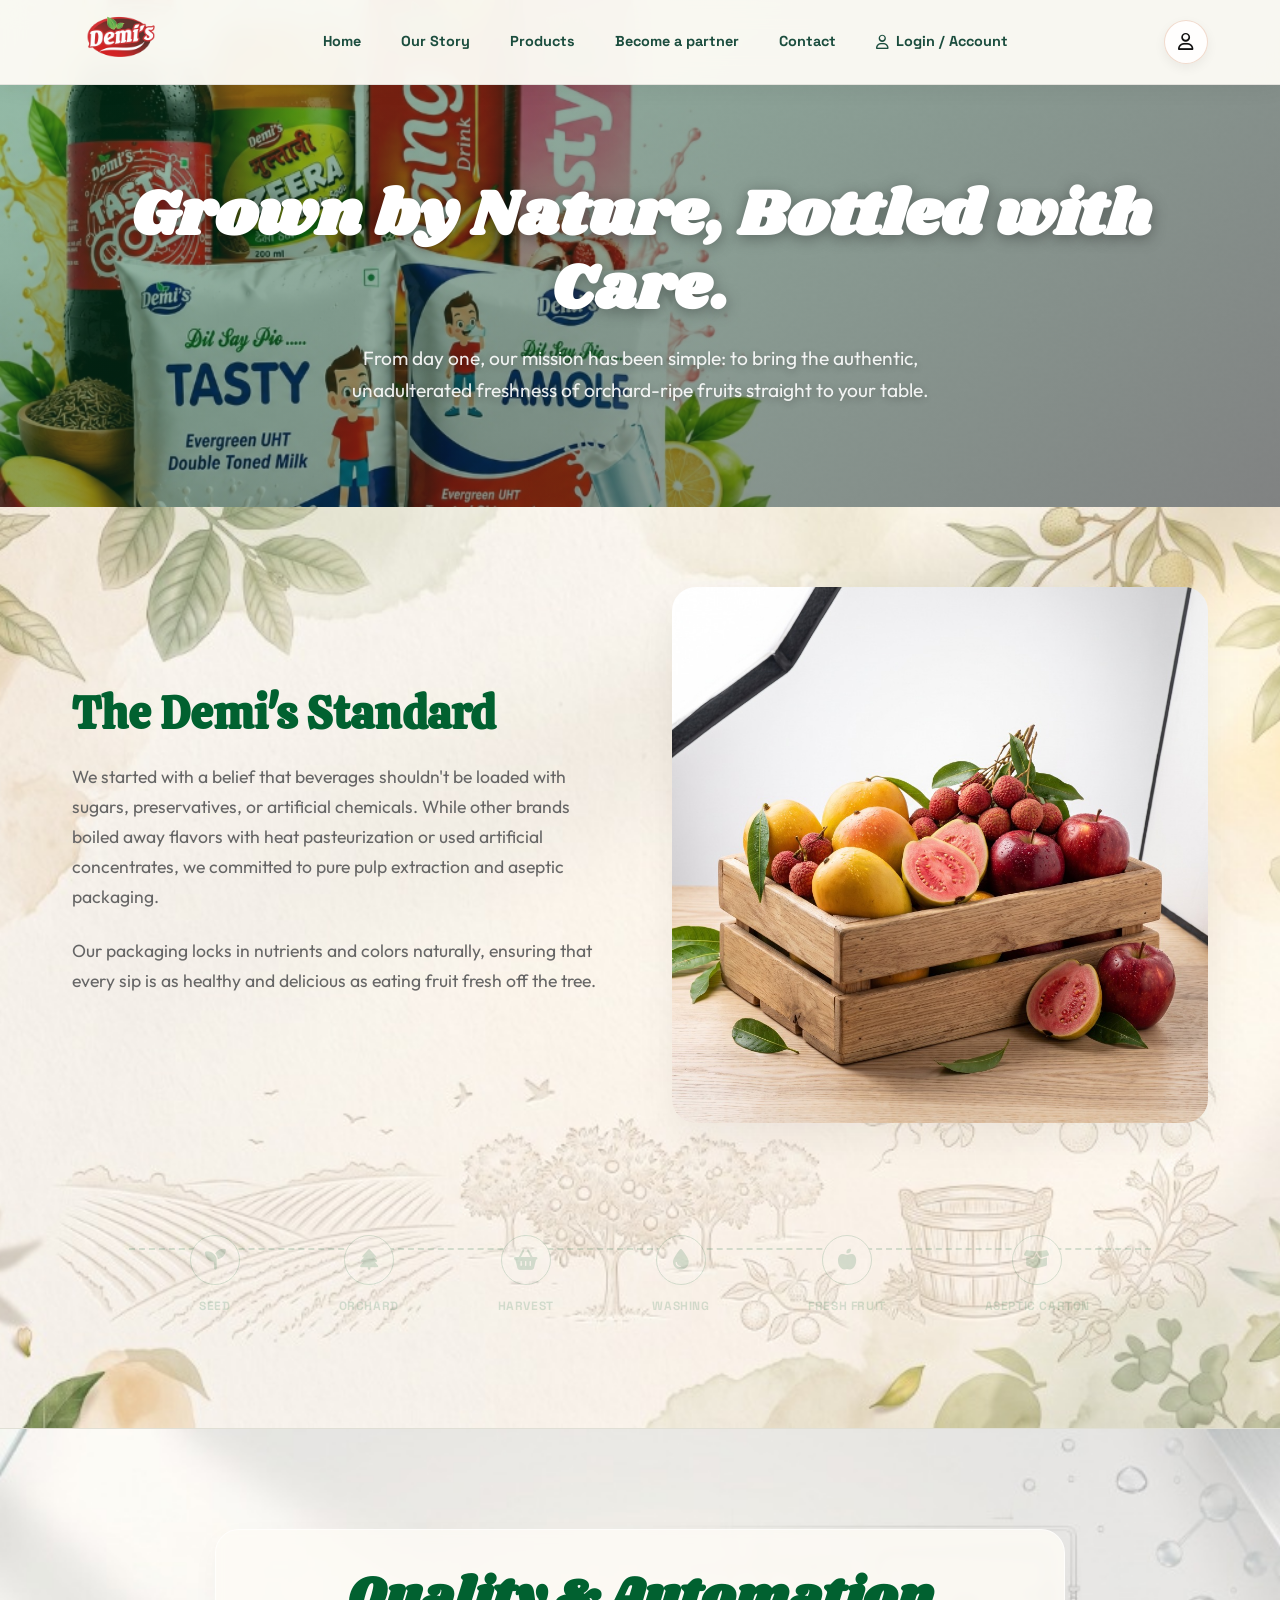
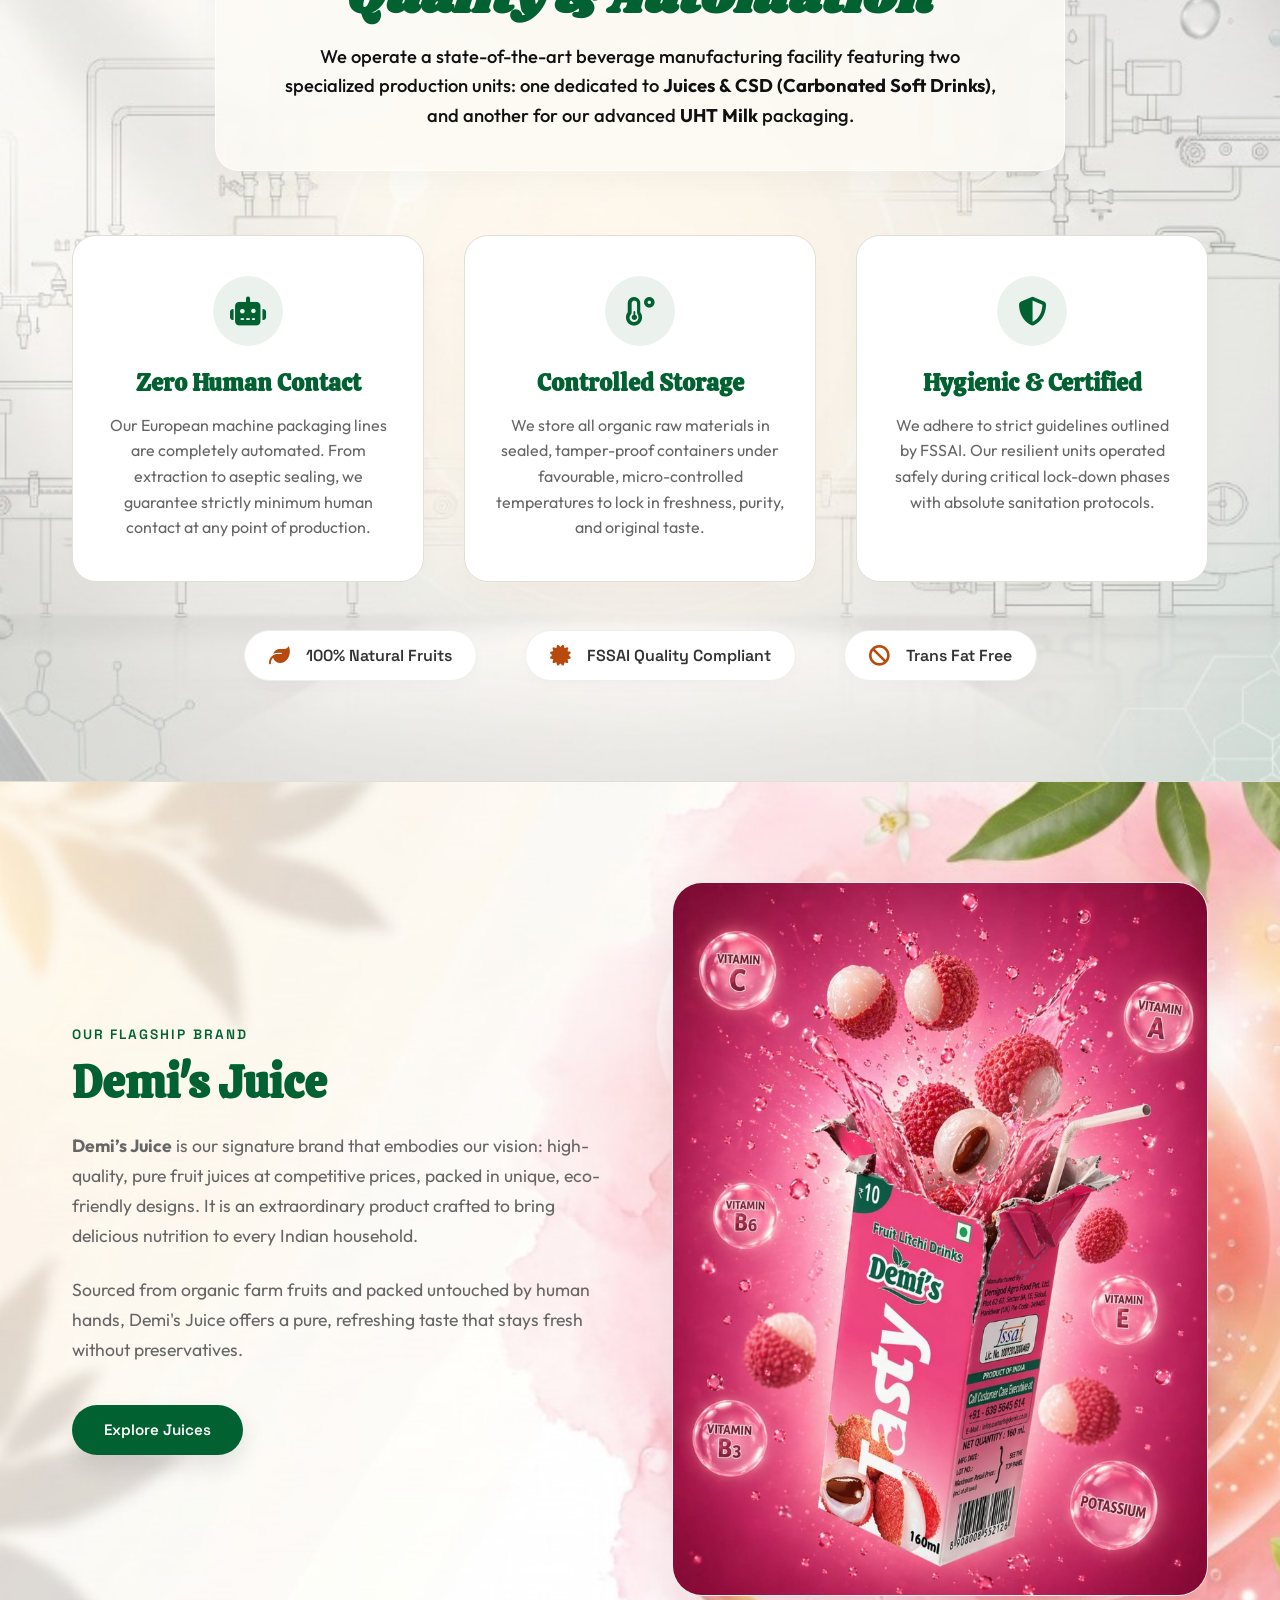
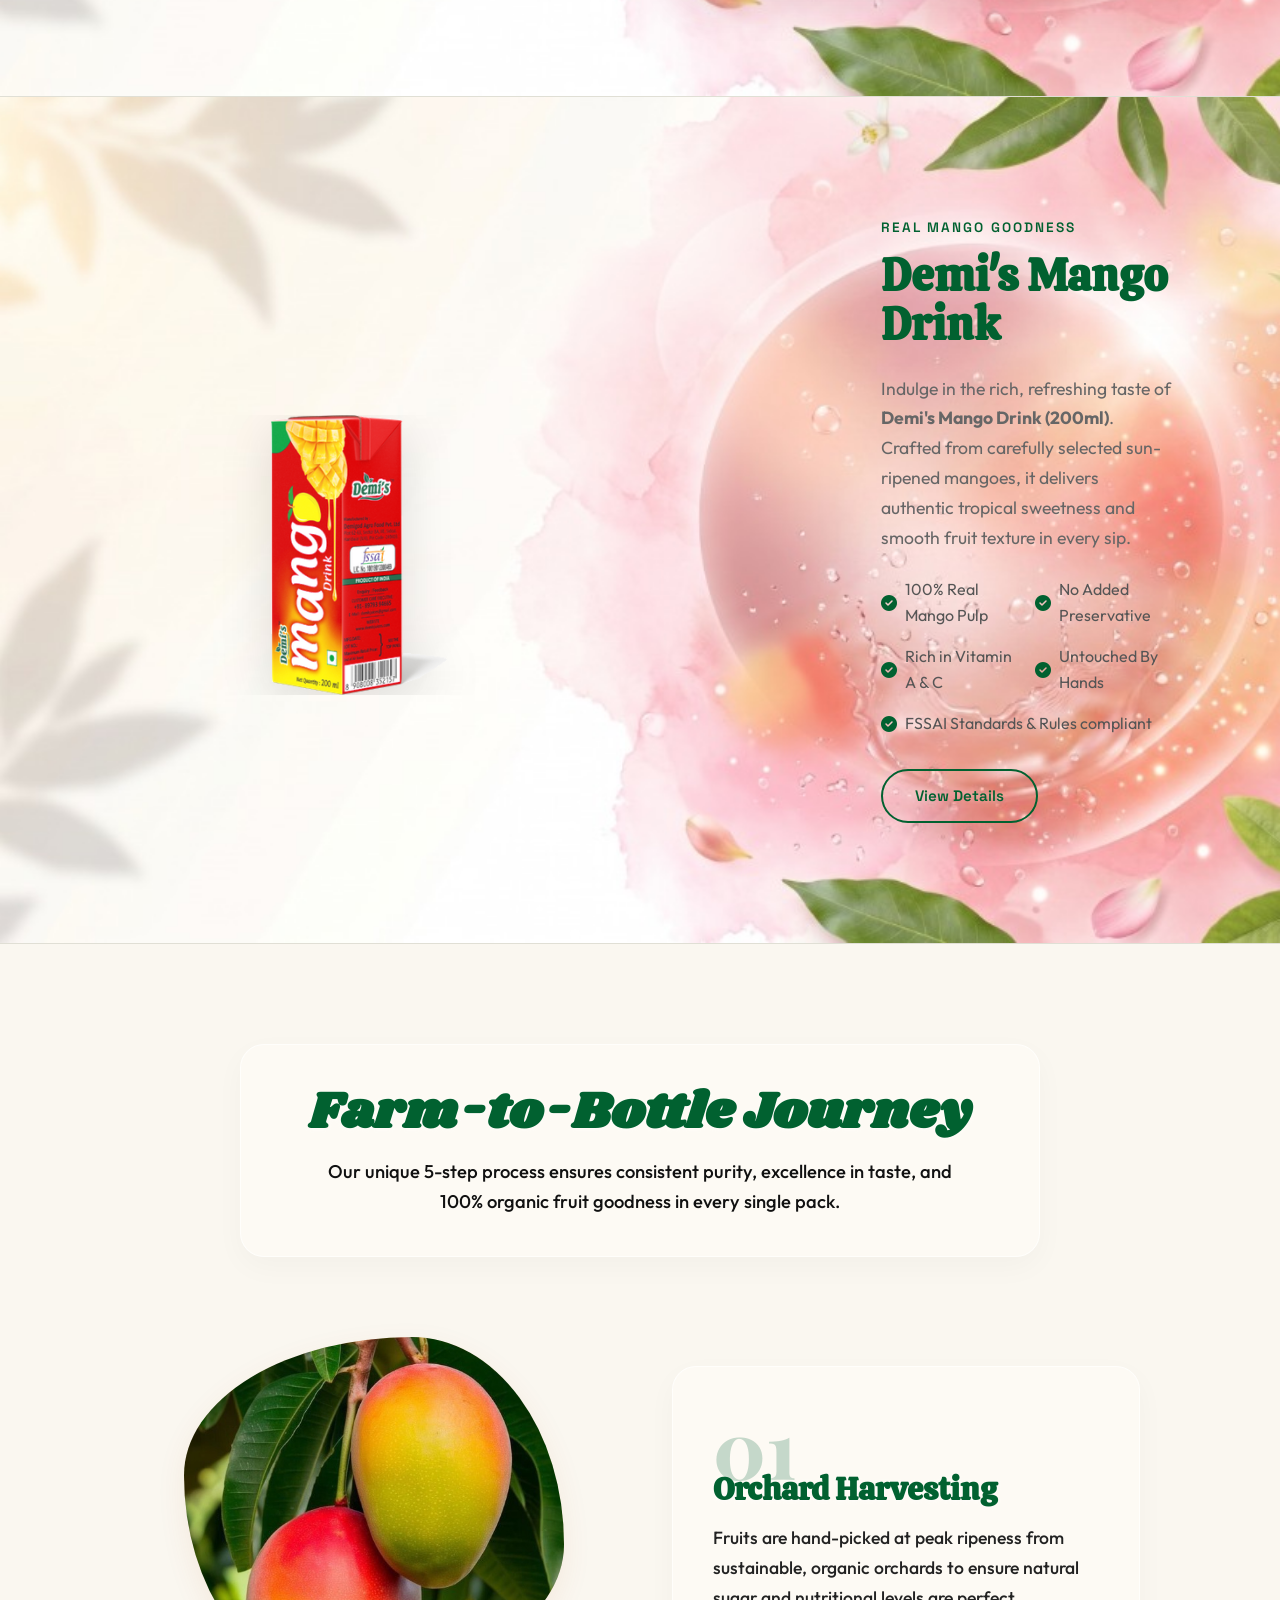
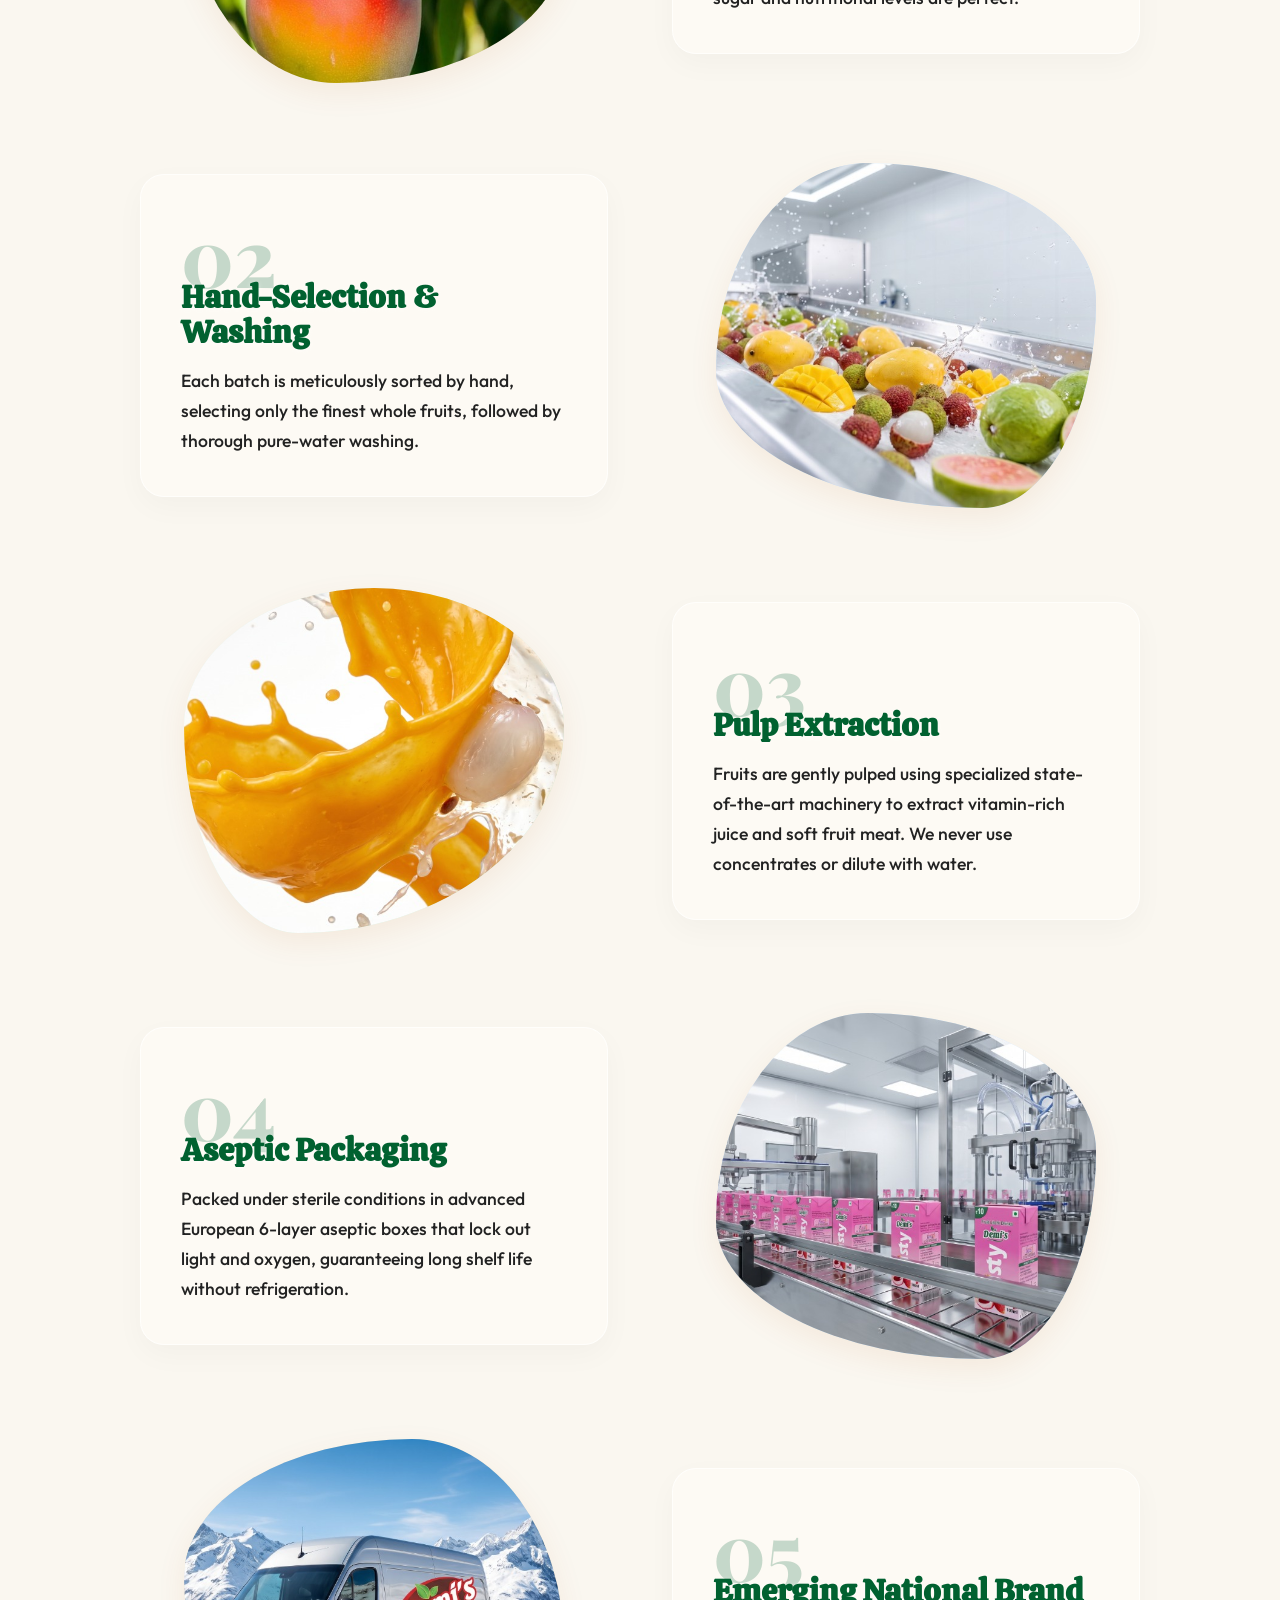
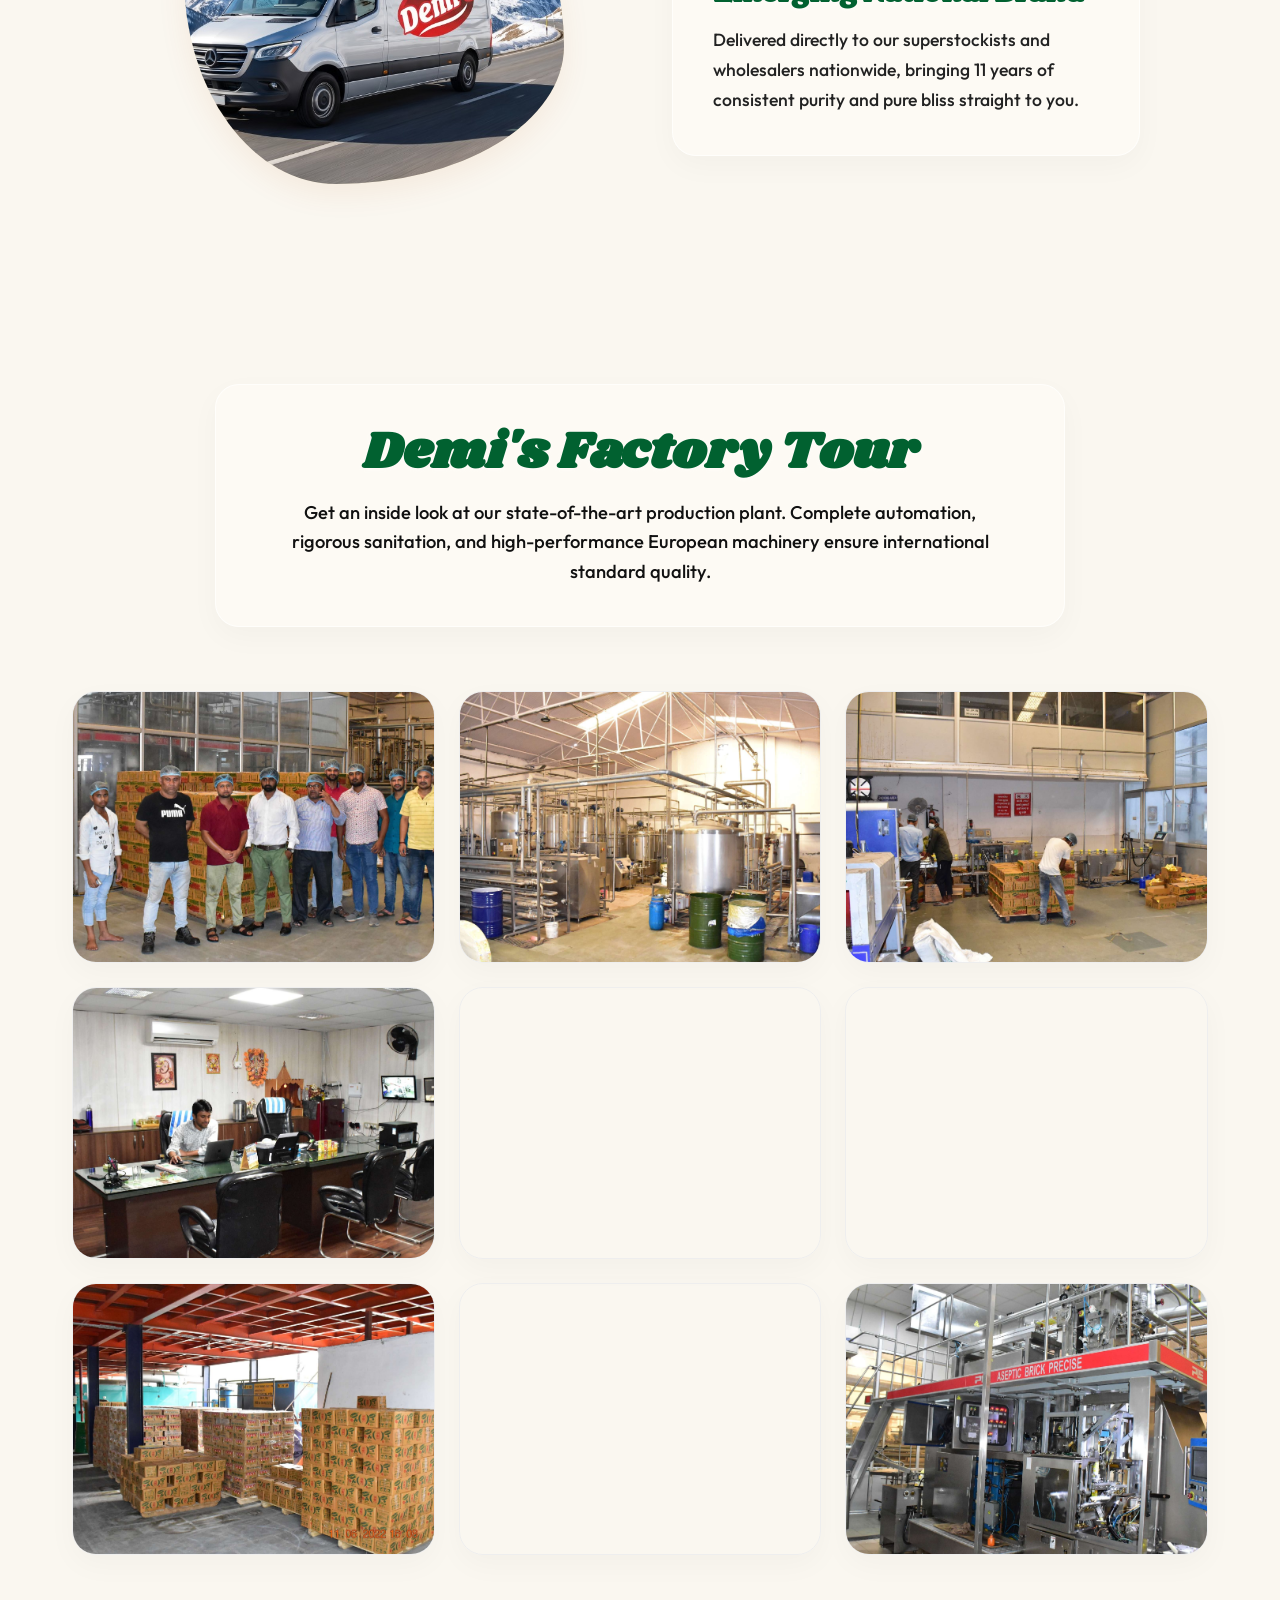
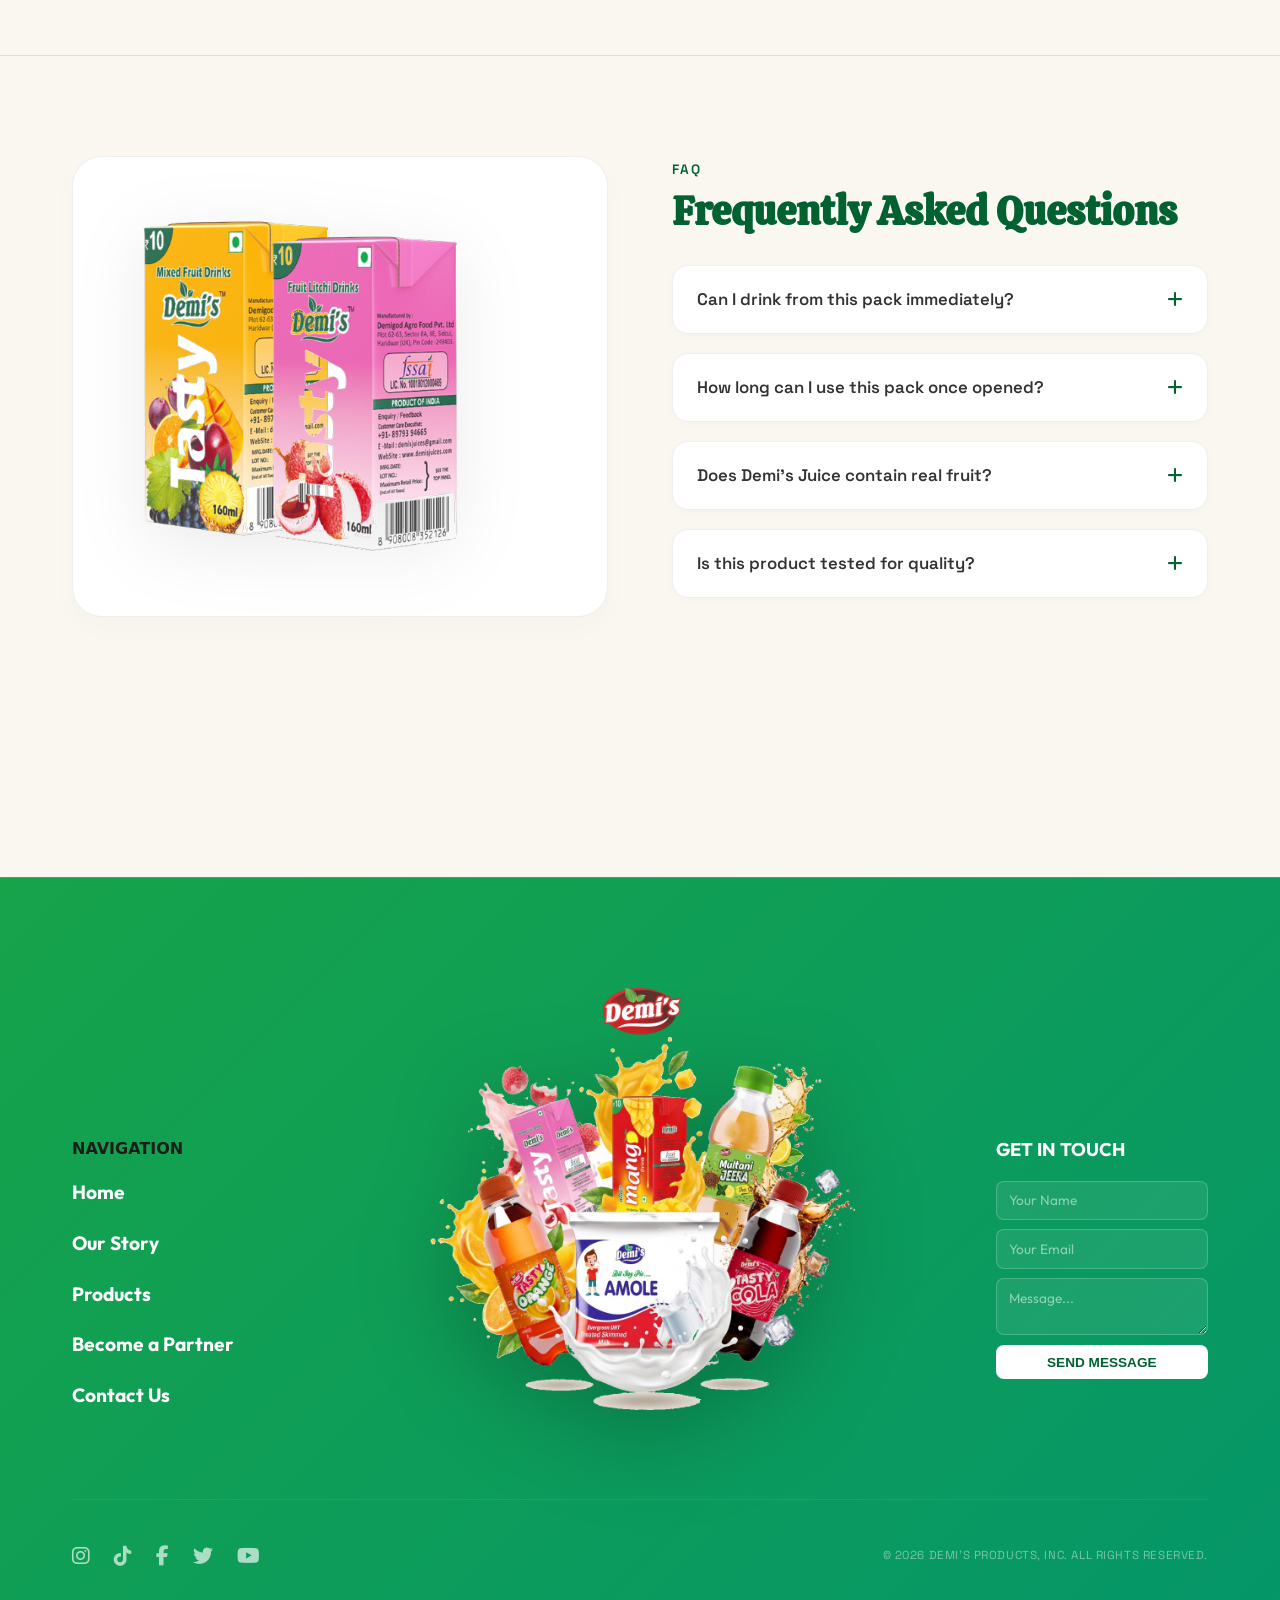
<file: story.html>
<!DOCTYPE html>
<html lang="en">
<head>
  <meta charset="UTF-8">
  <meta name="viewport" content="width=device-width, initial-scale=1.0">
  <title>Our Story — Demi's Tasty 🍊</title>
  
  <!-- Premium Fonts -->
  <link rel="preconnect" href="https://fonts.googleapis.com">
  <link rel="preconnect" href="https://fonts.gstatic.com" crossorigin>
  <link href="https://fonts.googleapis.com/css2?family=Playfair+Display:ital,wght@0,600;0,800;1,600;1,800&family=Space+Grotesk:wght@400;600&family=Outfit:wght@300;400;600;800&family=Calistoga&family=Shrikhand&display=swap" rel="stylesheet">
  
  <!-- Icons & Styling -->
  <link rel="stylesheet" href="https://cdnjs.cloudflare.com/ajax/libs/font-awesome/6.4.0/css/all.min.css">
  <link rel="stylesheet" href="mockup.css?v=5.0">
  
  <style>

    
    .story-section {
      padding: 80px 0;
      background: url('assets/story_standard_bg.jpg') no-repeat center center;
      background-size: cover;
    }
    .story-grid {
      display: grid;
      grid-template-columns: 1fr 1fr;
      gap: 4rem;
      align-items: center;
      margin-bottom: 80px;
    }
    .story-content h2 {
      font-family: var(--font-serif);
      font-size: 2.8rem;
      color: var(--accent-primary);
      margin-bottom: 1.5rem;
    }
    .story-content p {
      font-family: var(--font-body);
      font-size: 1.1rem;
      color: #666;
      line-height: 1.7;
      margin-bottom: 1.5rem;
    }
    .story-image-wrap {
      border-radius: 24px;
      overflow: hidden;
      box-shadow: 0 15px 40px rgba(0,0,0,0.06);
    }
    .story-image-wrap img {
      width: 100%;
      height: 100%;
      object-fit: cover;
      display: block;
    }
    
    /* Organic Journey Steps */
    .journey-section {
      background: linear-gradient(180deg, rgba(253, 251, 245, 0.30) 0%, rgba(253, 251, 245, 0.45) 100%), url('assets/farm_to_bottle_bg.jpg') no-repeat center center;
      background-size: cover;
      background-attachment: fixed;
      padding: 100px 0;
      position: relative;
      overflow: hidden;
    }
    .journey-header {
      text-align: center;
      max-width: 800px;
      margin: 0 auto 5rem auto;
      background: rgba(253, 251, 245, 0.85);
      padding: 2.5rem;
      border-radius: 24px;
      backdrop-filter: blur(6px);
      border: 1px solid rgba(255,255,255,0.6);
      box-shadow: 0 10px 30px rgba(0,0,0,0.03);
    }
    .journey-header h2 {
      font-family: var(--font-cursive);
      font-size: 3.2rem;
      color: var(--accent-primary);
      margin-bottom: 1rem;
      text-shadow: 0 1px 4px rgba(255, 255, 255, 0.5);
    }
    .journey-header p {
      font-family: var(--font-body);
      font-size: 1.15rem;
      color: #111;
      font-weight: 500;
      max-width: 650px;
      margin: 0 auto;
    }
    .journey-steps {
      display: flex;
      flex-direction: column;
      gap: 80px;
      max-width: 1000px;
      margin: 0 auto;
      position: relative;
    }
    .journey-step {
      display: grid;
      grid-template-columns: 1fr 1fr;
      gap: 4rem;
      align-items: center;
      position: relative;
    }
    .journey-step:nth-child(even) {
      direction: rtl;
    }
    .journey-step:nth-child(even) .journey-text {
      direction: ltr;
    }
    .journey-image-container {
      position: relative;
      display: flex;
      justify-content: center;
      align-items: center;
    }
    /* Creative organic blob shapes for image placeholders */
    .journey-blob {
      width: 100%;
      max-width: 380px;
      aspect-ratio: 1.1;
      background: linear-gradient(135deg, #f5ecd5 0%, #e6d8b8 100%);
      border-radius: 60% 40% 60% 40% / 40% 60% 40% 60%;
      position: relative;
      display: flex;
      justify-content: center;
      align-items: center;
      overflow: hidden;
      box-shadow: 0 10px 30px rgba(184, 74, 14, 0.08);
      transition: all 0.5s ease;
    }
    .journey-step:nth-child(2n) .journey-blob {
      border-radius: 40% 60% 30% 70% / 60% 40% 60% 40%;
      background: linear-gradient(135deg, #e3f2fd 0%, #bbdefb 100%);
    }
    .journey-step:nth-child(3n) .journey-blob {
      border-radius: 50% 50% 70% 30% / 40% 40% 60% 60%;
      background: linear-gradient(135deg, #e8f5e9 0%, #c8e6c9 100%);
    }
    .journey-step:hover .journey-blob {
      transform: scale(1.02) rotate(2deg);
      border-radius: 50% 50% 50% 50% / 50% 50% 50% 50%;
    }
    .journey-blob img {
      width: 100%;
      height: 100%;
      object-fit: cover;
      transition: all 0.5s ease;
    }
    .journey-placeholder-text {
      position: absolute;
      font-family: var(--font-body);
      font-size: 0.9rem;
      color: #8c7e60;
      text-transform: uppercase;
      letter-spacing: 1px;
      font-weight: 600;
      text-align: center;
      padding: 20px;
    }
    .journey-text {
      position: relative;
      background: rgba(253, 251, 245, 0.85);
      padding: 2.5rem;
      border-radius: 24px;
      box-shadow: 0 10px 30px rgba(0,0,0,0.03);
      backdrop-filter: blur(6px);
      border: 1px solid rgba(255,255,255,0.6);
      transition: all 0.3s ease;
    }
    .journey-step:hover .journey-text {
      transform: translateY(-5px);
      box-shadow: 0 15px 40px rgba(184, 74, 14, 0.08);
      background: rgba(253, 251, 245, 0.95);
    }
    .journey-num {
      font-family: 'Playfair Display', serif;
      font-size: 5rem;
      font-weight: 800;
      line-height: 1;
      color: rgba(1, 97, 48, 0.22);
      margin-bottom: -15px;
      display: block;
      transition: all 0.3s ease;
    }
    .journey-step:hover .journey-num {
      color: rgba(184, 74, 14, 0.35);
      transform: translateY(-2px);
    }
    .journey-text h3 {
      font-family: var(--font-serif);
      font-size: 2rem;
      color: var(--accent-primary);
      margin-bottom: 1rem;
      text-shadow: 0 1px 4px rgba(255, 255, 255, 0.5);
    }
    .journey-text p {
      font-family: var(--font-body);
      font-size: 1.1rem;
      color: #222;
      font-weight: 500;
      line-height: 1.7;
      margin: 0;
    }
    
    /* Factory Gallery & Quality Grid */
    .factory-section {
      padding: 100px 0;
      background: linear-gradient(180deg, rgba(253, 251, 245, 0.25) 0%, rgba(253, 251, 245, 0.35) 100%), url('assets/factory_tour_bg.jpg') no-repeat center center;
      background-size: cover;
      background-attachment: fixed;
      position: relative;
    }
    .factory-header {
      text-align: center;
      max-width: 850px;
      margin: 0 auto 4rem auto;
      background: rgba(253, 251, 245, 0.85);
      padding: 2.5rem;
      border-radius: 24px;
      backdrop-filter: blur(6px);
      border: 1px solid rgba(255,255,255,0.6);
      box-shadow: 0 10px 30px rgba(0,0,0,0.03);
    }
    .factory-header h2 {
      font-family: var(--font-cursive);
      font-size: 3.2rem;
      color: var(--accent-primary);
      margin-bottom: 1rem;
      text-shadow: 0 1px 4px rgba(255, 255, 255, 0.5);
    }
    .factory-header p {
      font-family: var(--font-body);
      font-size: 1.15rem;
      color: #111;
      font-weight: 500;
      max-width: 720px;
      margin: 0 auto;
    }
    
    .factory-grid {
      display: grid;
      grid-template-columns: repeat(auto-fill, minmax(300px, 1fr));
      gap: 1.5rem;
    }
    .factory-card {
      position: relative;
      border-radius: 24px;
      overflow: hidden;
      aspect-ratio: 4/3;
      box-shadow: 0 10px 30px rgba(0,0,0,0.03);
      cursor: pointer;
      border: 1px solid #eee;
    }
    .factory-card img {
      width: 100%;
      height: 100%;
      object-fit: cover;
      transition: transform 0.5s ease;
      display: block;
    }
    .factory-card:hover img {
      transform: scale(1.08);
    }
    .factory-overlay {
      position: absolute;
      bottom: 0;
      left: 0;
      right: 0;
      background: linear-gradient(to top, rgba(1, 97, 48, 0.95), transparent);
      padding: 24px 20px 20px;
      color: #fff;
      transform: translateY(100%);
      transition: transform 0.35s ease;
    }
    .factory-card:hover .factory-overlay {
      transform: translateY(0);
    }
    .factory-overlay h3 {
      margin: 0 0 6px;
      font-family: var(--font-mono);
      font-size: 1.15rem;
      font-weight: 600;
    }
    .factory-overlay p {
      margin: 0;
      font-family: var(--font-body);
      font-size: 0.85rem;
      opacity: 0.9;
      line-height: 1.4;
    }

    /* Quality & Automation Section */
    .quality-section {
      background: url('assets/story_quality_bg.jpg') no-repeat center center;
      background-size: cover;
      padding: 100px 0;
      border-top: 1px solid #e0dfd5;
      border-bottom: 1px solid #e0dfd5;
    }
    .quality-grid {
      display: grid;
      grid-template-columns: repeat(3, 1fr);
      gap: 2.5rem;
      margin-top: 4rem;
    }
    .quality-card {
      background: #fff;
      padding: 40px 30px;
      border-radius: 24px;
      box-shadow: 0 10px 30px rgba(0,0,0,0.02);
      border: 1px solid #e0dfd5;
      text-align: center;
      transition: all 0.3s ease;
    }
    .quality-card:hover {
      transform: translateY(-5px);
      border-color: var(--accent-primary);
      box-shadow: 0 15px 35px rgba(1,97,48,0.05);
    }
    .quality-card-icon {
      width: 70px;
      height: 70px;
      background: rgba(1, 97, 48, 0.08);
      color: var(--accent-primary);
      border-radius: 50%;
      display: flex;
      align-items: center;
      justify-content: center;
      font-size: 1.8rem;
      margin: 0 auto 1.5rem;
    }
    .quality-card h3 {
      font-family: var(--font-serif);
      font-size: 1.5rem;
      color: var(--accent-primary);
      margin-bottom: 1rem;
    }
    .quality-card p {
      font-family: var(--font-body);
      font-size: 1rem;
      color: #666;
      line-height: 1.6;
      margin: 0;
    }

    /* Purity Highlights */
    .purity-badges-row {
      display: flex;
      justify-content: center;
      gap: 3rem;
      margin: 3rem auto 0;
      flex-wrap: wrap;
    }
    .purity-badge-item {
      display: flex;
      align-items: center;
      gap: 1rem;
      background: #fff;
      padding: 12px 24px;
      border-radius: 50px;
      box-shadow: 0 5px 15px rgba(0,0,0,0.02);
      border: 1px solid #eee;
    }
    .purity-badge-item i {
      color: var(--accent-orange);
      font-size: 1.3rem;
    }
    .purity-badge-item span {
      font-family: var(--font-mono);
      font-weight: 600;
      color: #333;
    }
    
    @media (max-width: 768px) {
      .story-section {
        background-image: url('assets/story_standard_bg_mobile.jpg') !important;
      }
      .story-juice-section {
        background-image: url('assets/story_juice_bg_mobile.jpg') !important;
      }
      .story-grid {
        grid-template-columns: 1fr;
        gap: 2rem;
      }
      .journey-steps {
        gap: 60px;
      }
      .journey-step {
        grid-template-columns: 1fr;
        gap: 1.5rem;
        text-align: center;
      }
      .journey-step:nth-child(even) {
        direction: ltr;
      }
      .journey-blob {
        max-width: 280px;
        margin: 0 auto;
      }
      .journey-num {
        font-size: 4rem;
        margin-bottom: -10px;
      }
      .journey-text h3 {
        font-size: 1.6rem;
      }
      .quality-grid {
        grid-template-columns: 1fr;
        gap: 1.5rem;
      }
      .purity-badges-row {
        gap: 1rem;
      }
    }
    
    /* FAQ Section Styles */
    .story-faq-section {
      padding: 100px 0;
      background: linear-gradient(180deg, rgba(253, 251, 245, 0.28) 0%, rgba(253, 251, 245, 0.38) 100%), url('assets/faq_section_bg.jpg') no-repeat center center;
      background-size: cover;
      background-attachment: fixed;
      border-top: 1px solid #e0dfd5;
      position: relative;
    }
    .story-faq-section .faq-container {
      margin-top: 2rem;
    }
    .story-faq-section .faq-item {
      background: #fff;
      margin-bottom: 1.2rem;
      border-radius: 16px;
      overflow: hidden;
      box-shadow: 0 4px 15px rgba(0,0,0,0.02);
      border: 1px solid #eee;
      transition: all 0.3s ease;
    }
    .story-faq-section .faq-item.active {
      border-color: var(--accent-primary);
      box-shadow: 0 10px 25px rgba(1,97,48,0.05);
    }
    .story-faq-section .faq-question {
      padding: 20px 24px;
      display: flex;
      justify-content: space-between;
      align-items: center;
      cursor: pointer;
      font-family: var(--font-mono);
      font-weight: 600;
      font-size: 1.05rem;
      color: #333;
      user-select: none;
    }
    .story-faq-section .faq-answer {
      padding: 0 24px;
      max-height: 0;
      overflow: hidden;
      transition: all 0.3s ease-out;
      font-family: var(--font-body);
      color: #666;
      line-height: 1.6;
    }
    .story-faq-section .faq-item.active .faq-answer {
      padding-bottom: 20px;
      max-height: 250px;
    }
    .story-faq-section .faq-icon {
      transition: transform 0.3s;
      color: var(--accent-primary);
    }
    .story-faq-section .faq-item.active .faq-icon {
      transform: rotate(45deg);
      color: var(--accent-orange);
    }

    /* ── Faint Hand-Drawn Timeline Spell ─────────────────────────── */
    .story-timeline-wrap {
      position: relative;
      margin-top: 5rem;
      padding: 2rem 0;
      width: 100%;
      display: flex;
      flex-direction: column;
      align-items: center;
      z-index: 2;
      opacity: 0.15; /* Faint opacity so it is subtle */
      pointer-events: none;
      user-select: none;
    }

    .story-timeline-line {
      position: absolute;
      top: 45px;
      left: 5%;
      right: 5%;
      height: 2px;
      border-top: 2px dashed #016130;
      z-index: 1;
    }

    .story-timeline-steps {
      position: relative;
      display: flex;
      justify-content: space-between;
      width: 100%;
      max-width: 900px;
      z-index: 2;
    }

    .story-timeline-step {
      display: flex;
      flex-direction: column;
      align-items: center;
      gap: 0.75rem;
    }

    .story-timeline-step .step-icon {
      width: 50px;
      height: 50px;
      background: #fdfcf7;
      border: 1.5px solid #016130;
      border-radius: 50%;
      display: flex;
      align-items: center;
      justify-content: center;
      font-size: 1.3rem;
      color: #016130;
      box-shadow: 0 4px 10px rgba(1, 97, 48, 0.05);
    }

    .story-timeline-step .step-label {
      font-family: var(--font-mono);
      font-size: 0.75rem;
      font-weight: 700;
      color: #016130;
      text-transform: uppercase;
      letter-spacing: 0.05em;
    }

    @media (max-width: 768px) {
      .story-timeline-wrap {
        margin-top: 3rem;
        opacity: 0.12;
      }
      .story-timeline-line {
        left: 25px;
        top: 5%;
        width: 2px;
        height: 90%;
        border-left: 2px dashed #016130;
        border-top: none;
      }
      .story-timeline-steps {
        flex-direction: column;
        align-items: flex-start;
        gap: 2rem;
        padding-left: 10px;
      }
      .story-timeline-step {
        flex-direction: row;
        align-items: center;
        gap: 1rem;
      }
    }

    .story-juice-section {
      background: url('assets/story_juice_bg.jpg') no-repeat center center;
      background-size: cover;
      padding: 100px 0;
      border-bottom: 1px solid #e0dfd5;
    }

    .story-mango-200ml-section {
      background: url('assets/story_juice_bg.jpg') no-repeat center center;
      background-size: cover;
      padding: 120px 0;
      border-bottom: 1px solid #e0dfd5;
      position: relative;
    }
    .story-mango-200ml-section .container {
      max-width: 1350px;
      width: 92%;
    }
    .story-mango-200ml-section .story-grid {
      grid-template-columns: 42% 58%;
      gap: 0;
      align-items: center;
    }
    .story-mango-200ml-section .story-content {
      padding-left: 9.5rem;
      padding-right: 1.5rem;
    }
    .story-mango-200ml-section .story-image-wrap {
      display: flex;
      justify-content: center;
      align-items: center;
      padding-right: 5.5rem;
      transform: translateY(35px);
    }
    @media (max-width: 1024px) {
      .story-mango-200ml-section .story-content {
        padding-left: 3rem;
        padding-right: 1rem;
      }
      .story-mango-200ml-section .story-image-wrap {
        padding-right: 1.5rem;
      }
    }
    @media (max-width: 768px) {
      .story-mango-200ml-section {
        padding: 60px 0;
      }
      .story-mango-200ml-section .story-grid {
        grid-template-columns: 1fr;
        direction: ltr !important;
      }
      .story-mango-200ml-section .story-content {
        padding: 0 1rem;
        direction: ltr !important;
      }
      .story-mango-200ml-section .story-image-wrap {
        padding: 0;
        margin-top: 2rem;
      }
    }
  </style>
</head>
<body class="theme-organic">

  <!-- HEADER / NAVIGATION -->
  <header class="navbar scrolled">
    <div class="nav-container">
      <a href="index.html" class="nav-logo">
        <img decoding="async" fetchpriority="high" src="assets/logo.png" alt="Demi's Tasty" class="logo-img">
      </a>
      <nav class="nav-links">
        <a href="index.html" class="nav-link">Home</a>
        <a href="story.html" class="nav-link active">Our Story</a>
        <a href="products.html" class="nav-link">Products</a>
        <a href="partner.html" class="nav-link">Become a partner</a>
        <a href="contact.html" class="nav-link">Contact</a>
        <a href="#account" class="nav-link account-trigger" onclick="openAccountModal(event)" style="display: inline-flex; align-items: center; gap: 0.4rem; color: #b84a0e; font-weight: 700;"><i class="far fa-user"></i> Login / Account</a>
      </nav>
      <div class="nav-actions">
        <button class="nav-btn account-trigger" onclick="openAccountModal(event)" aria-label="Account Portal" title="Customer Login & Account">
          <i class="far fa-user"></i>
        </button>
        <button class="mobile-toggle" aria-label="Toggle Menu">
          <span></span>
          <span></span>
        </button>
      </div>
    </div>
  </header>

  <!-- Mobile Offcanvas Menu -->
  <div class="mobile-menu">
    <nav class="mobile-nav-links">
      <a href="index.html" class="mobile-link">Home</a>
      <a href="story.html" class="mobile-link active">Our Story</a>
      <a href="products.html" class="mobile-link">Products</a>
      <a href="partner.html" class="mobile-link">Become a partner</a>
      <a href="contact.html" class="mobile-link">Contact</a>
      <a href="#account" class="mobile-link account-trigger" onclick="openAccountModal(event)" style="color: #b84a0e; font-weight: 700;"><i class="far fa-user"></i> Login / Account</a>
    </nav>
  </div>

  <main>
    <!-- Story Hero -->
    <section class="story-hero hero-with-bg dark-overlay story-hero-bg" style="background-image: url('assets/about_us_bg_new.jpg');">
      <div class="container">
        <h1>Grown by Nature, Bottled with Care.</h1>
        <p>From day one, our mission has been simple: to bring the authentic, unadulterated freshness of orchard-ripe fruits straight to your table.</p>
      </div>
    </section>

    <!-- Detailed Story Sections -->
    <section class="story-section">
      <div class="container">
        
        <!-- Grid Block 1 -->
        <div class="story-grid">
          <div class="story-content">
            <h2>The Demi's Standard</h2>
            <p>We started with a belief that beverages shouldn't be loaded with sugars, preservatives, or artificial chemicals. While other brands boiled away flavors with heat pasteurization or used artificial concentrates, we committed to pure pulp extraction and aseptic packaging.</p>
            <p>Our packaging locks in nutrients and colors naturally, ensuring that every sip is as healthy and delicious as eating fruit fresh off the tree.</p>
          </div>
          <div class="story-image-wrap">
            <img decoding="async" loading="lazy" src="assets/about_us_bg_new_cropped.jpg" alt="Demi's Orchard harvesting">
          </div>
        </div>

        <!-- Faint Hand-Drawn Timeline -->
        <div class="story-timeline-wrap">
          <div class="story-timeline-line"></div>
          <div class="story-timeline-steps">
            <div class="story-timeline-step">
              <div class="step-icon"><i class="fas fa-seedling"></i></div>
              <div class="step-label">Seed</div>
            </div>
            <div class="story-timeline-step">
              <div class="step-icon"><i class="fas fa-tree"></i></div>
              <div class="step-label">Orchard</div>
            </div>
            <div class="story-timeline-step">
              <div class="step-icon"><i class="fas fa-shopping-basket"></i></div>
              <div class="step-label">Harvest</div>
            </div>
            <div class="story-timeline-step">
              <div class="step-icon"><i class="fas fa-tint"></i></div>
              <div class="step-label">Washing</div>
            </div>
            <div class="story-timeline-step">
              <div class="step-icon"><i class="fas fa-apple-alt"></i></div>
              <div class="step-label">Fresh Fruit</div>
            </div>
            <div class="story-timeline-step">
              <div class="step-icon"><i class="fas fa-box-open"></i></div>
              <div class="step-label">Aseptic Carton</div>
            </div>
          </div>
        </div>


      </div>
    </section>

    <!-- Quality & Automation Section -->
    <section class="quality-section">
      <div class="container">
        <div class="factory-header">
          <h2>Quality & Automation</h2>
          <p>We operate a state-of-the-art beverage manufacturing facility featuring two specialized production units: one dedicated to <strong>Juices & CSD (Carbonated Soft Drinks)</strong>, and another for our advanced <strong>UHT Milk</strong> packaging.</p>
        </div>

        <div class="quality-grid">
          <!-- Card 1 -->
          <div class="quality-card">
            <div class="quality-card-icon">
              <i class="fas fa-robot"></i>
            </div>
            <h3>Zero Human Contact</h3>
            <p>Our European machine packaging lines are completely automated. From extraction to aseptic sealing, we guarantee strictly minimum human contact at any point of production.</p>
          </div>

          <!-- Card 2 -->
          <div class="quality-card">
            <div class="quality-card-icon">
              <i class="fas fa-temperature-low"></i>
            </div>
            <h3>Controlled Storage</h3>
            <p>We store all organic raw materials in sealed, tamper-proof containers under favourable, micro-controlled temperatures to lock in freshness, purity, and original taste.</p>
          </div>

          <!-- Card 3 -->
          <div class="quality-card">
            <div class="quality-card-icon">
              <i class="fas fa-shield-halved"></i>
            </div>
            <h3>Hygienic & Certified</h3>
            <p>We adhere to strict guidelines outlined by FSSAI. Our resilient units operated safely during critical lock-down phases with absolute sanitation protocols.</p>
          </div>
        </div>

        <!-- Badges Row -->
        <div class="purity-badges-row">
          <div class="purity-badge-item">
            <i class="fas fa-leaf"></i>
            <span>100% Natural Fruits</span>
          </div>
          <div class="purity-badge-item">
            <i class="fas fa-certificate"></i>
            <span>FSSAI Quality Compliant</span>
          </div>
          <div class="purity-badge-item">
            <i class="fas fa-ban"></i>
            <span>Trans Fat Free</span>
          </div>
        </div>

      </div>
    </section>

    <!-- Product Showcase 1: Demi's Juice -->
    <section class="about-products-showcase story-juice-section">
      <div class="container">
        
        <!-- Showcase 1: Demi's Juice -->
        <div class="story-grid" style="align-items: center; margin-bottom: 0;">
          <div class="story-content">
            <span class="section-label">OUR FLAGSHIP BRAND</span>
            <h2>Demi's Juice</h2>
            <p><strong>Demi’s Juice</strong> is our signature brand that embodies our vision: high-quality, pure fruit juices at competitive prices, packed in unique, eco-friendly designs. It is an extraordinary product crafted to bring delicious nutrition to every Indian household.</p>
            <p>Sourced from organic farm fruits and packed untouched by human hands, Demi's Juice offers a pure, refreshing taste that stays fresh without preservatives.</p>
            <a href="products.html" class="btn btn-primary" style="margin-top: 1rem; background: var(--accent-primary); color: #fff;">Explore Juices</a>
          </div>
          <div class="story-image-wrap" style="border-radius: 30px; overflow: hidden; display: flex; justify-content: center; align-items: center; border: 1px solid #eee; box-shadow: 0 15px 40px rgba(0,0,0,0.06);">
            <img decoding="async" loading="lazy" src="assets/juice_pack_litchi.jpg" alt="Demi's Litchi Juice Packaging" style="width: 100%; height: auto; display: block;">
          </div>
        </div>

      </div>
    </section>

    <!-- Product Showcase 2: Demi's Mango Drink -->
    <section class="about-products-showcase story-mango-200ml-section">
      <div class="container">

        <!-- Showcase 2: Demi's Mango Drink -->
        <div class="story-grid" style="align-items: center; direction: rtl; margin-bottom: 0;">
          <div class="story-content" style="direction: ltr;">
            <span class="section-label">REAL MANGO GOODNESS</span>
            <h2>Demi's Mango Drink</h2>
            <p>Indulge in the rich, refreshing taste of <strong>Demi's Mango Drink (200ml)</strong>. Crafted from carefully selected sun-ripened mangoes, it delivers authentic tropical sweetness and smooth fruit texture in every sip.</p>
            <ul style="list-style: none; padding: 0; margin: 1.5rem 0; display: grid; grid-template-columns: 1fr 1fr; gap: 1rem; font-family: var(--font-body);">
              <li style="display: flex; align-items: center; gap: 8px; color: #555;"><i class="fas fa-check-circle" style="color: var(--accent-primary);"></i> 100% Real Mango Pulp</li>
              <li style="display: flex; align-items: center; gap: 8px; color: #555;"><i class="fas fa-check-circle" style="color: var(--accent-primary);"></i> No Added Preservative</li>
              <li style="display: flex; align-items: center; gap: 8px; color: #555;"><i class="fas fa-check-circle" style="color: var(--accent-primary);"></i> Rich in Vitamin A & C</li>
              <li style="display: flex; align-items: center; gap: 8px; color: #555;"><i class="fas fa-check-circle" style="color: var(--accent-primary);"></i> Untouched By Hands</li>
              <li style="display: flex; align-items: center; gap: 8px; color: #555; grid-column: span 2;"><i class="fas fa-check-circle" style="color: var(--accent-primary);"></i> FSSAI Standards & Rules compliant</li>
            </ul>
            <a href="product.html?id=mango" class="btn btn-secondary" style="margin-top: 0.5rem; border-color: var(--accent-primary); color: var(--accent-primary);">View Details</a>
          </div>
          <div class="story-image-wrap" style="background: transparent; border: none; display: flex; justify-content: center; align-items: center; box-shadow: none;">
            <img decoding="async" loading="lazy" src="assets/mango_drink_200ml.png" alt="Demi's Mango Drink Packaging" style="max-height: 280px; object-fit: contain; width: auto; filter: drop-shadow(0 12px 25px rgba(0,0,0,0.12));">
          </div>
        </div>

      </div>
    </section>

    <!-- Farm to Bottle Journey -->
    <section class="journey-section">
      <div class="container">
        <div class="journey-header">
          <h2>Farm-to-Bottle Journey</h2>
          <p>Our unique 5-step process ensures consistent purity, excellence in taste, and 100% organic fruit goodness in every single pack.</p>
        </div>
        
        <div class="journey-steps">
          
          <!-- Step 1 -->
          <div class="journey-step">
            <div class="journey-image-container">
              <div class="journey-blob">
                <img decoding="async" loading="lazy" src="assets/harvesting_mangoes.jpg" alt="Orchard Harvesting">
              </div>
            </div>
            <div class="journey-text">
              <span class="journey-num">01</span>
              <h3>Orchard Harvesting</h3>
              <p>Fruits are hand-picked at peak ripeness from sustainable, organic orchards to ensure natural sugar and nutritional levels are perfect.</p>
            </div>
          </div>
          
          <!-- Step 2 -->
          <div class="journey-step">
            <div class="journey-image-container">
              <div class="journey-blob">
                <img decoding="async" loading="lazy" src="assets/selection_washing.jpg" alt="Hand-Selection & Washing">
              </div>
            </div>
            <div class="journey-text">
              <span class="journey-num">02</span>
              <h3>Hand-Selection & Washing</h3>
              <p>Each batch is meticulously sorted by hand, selecting only the finest whole fruits, followed by thorough pure-water washing.</p>
            </div>
          </div>
          
          <!-- Step 3 -->
          <div class="journey-step">
            <div class="journey-image-container">
              <div class="journey-blob">
                <img decoding="async" loading="lazy" src="assets/pulp_extraction.jpg" alt="Pulp Extraction">
              </div>
            </div>
            <div class="journey-text">
              <span class="journey-num">03</span>
              <h3>Pulp Extraction</h3>
              <p>Fruits are gently pulped using specialized state-of-the-art machinery to extract vitamin-rich juice and soft fruit meat. We never use concentrates or dilute with water.</p>
            </div>
          </div>
          
          <!-- Step 4 -->
          <div class="journey-step">
            <div class="journey-image-container">
              <div class="journey-blob">
                <img decoding="async" loading="lazy" src="assets/aseptic_packaging.jpg" alt="Aseptic Packaging">
              </div>
            </div>
            <div class="journey-text">
              <span class="journey-num">04</span>
              <h3>Aseptic Packaging</h3>
              <p>Packed under sterile conditions in advanced European 6-layer aseptic boxes that lock out light and oxygen, guaranteeing long shelf life without refrigeration.</p>
            </div>
          </div>
          
          <!-- Step 5 -->
          <div class="journey-step">
            <div class="journey-image-container">
              <div class="journey-blob">
                <img decoding="async" loading="lazy" src="assets/delivery_van.jpg" alt="Emerging National Brand">
              </div>
            </div>
            <div class="journey-text">
              <span class="journey-num">05</span>
              <h3>Emerging National Brand</h3>
              <p>Delivered directly to our superstockists and wholesalers nationwide, bringing 11 years of consistent purity and pure bliss straight to you.</p>
            </div>
          </div>
          
        </div>
      </div>
    </section>

    <!-- Factory Gallery Section -->
    <section class="factory-section">
      <div class="container">
        <div class="factory-header">
          <h2>Demi's Factory Tour</h2>
          <p>Get an inside look at our state-of-the-art production plant. Complete automation, rigorous sanitation, and high-performance European machinery ensure international standard quality.</p>
        </div>

        <div class="factory-grid">
          <!-- Card 1 -->
          <div class="factory-card">
            <img decoding="async" loading="lazy" src="assets/factory_1.jpg" alt="Processing Unit 1">
            <div class="factory-overlay">
              <h3>Processing Unit 1</h3>
              <p>Advanced pulping and processing line for organic farm-sourced fruits.</p>
            </div>
          </div>

          <!-- Card 2 -->
          <div class="factory-card">
            <img decoding="async" loading="lazy" src="assets/factory_2.jpg" alt="Automation Lines">
            <div class="factory-overlay">
              <h3>Automation Lines</h3>
              <p>Strictly controlled pathways for seamless product transfer with no human contact.</p>
            </div>
          </div>

          <!-- Card 3 -->
          <div class="factory-card">
            <img decoding="async" loading="lazy" src="assets/factory_3.jpg" alt="Aseptic Sterilization">
            <div class="factory-overlay">
              <h3>Aseptic Sterilization</h3>
              <p>High-tech flashing system that kills bacteria while locking in nutrients.</p>
            </div>
          </div>

          <!-- Card 4 -->
          <div class="factory-card">
            <img decoding="async" loading="lazy" src="assets/factory_4.jpg" alt="Aseptic Filling Machinery">
            <div class="factory-overlay">
              <h3>Aseptic Filling Machinery</h3>
              <p>Sterile chambers where juices are filled and sealed into 6-layer packaging.</p>
            </div>
          </div>

          <!-- Card 5 -->
          <div class="factory-card">
            <img decoding="async" loading="lazy" src="assets/factory_5.jpg" alt="Skimmed Milk Processing">
            <div class="factory-overlay">
              <h3>Skimmed Milk Unit</h3>
              <p>UHT skimmed milk processor for fat-reduced, shelf-stable milk cartons.</p>
            </div>
          </div>

          <!-- Card 6 -->
          <div class="factory-card">
            <img decoding="async" loading="lazy" src="assets/factory_6.jpg" alt="European Packaging Machine">
            <div class="factory-overlay">
              <h3>European Aseptic Machine</h3>
              <p>State-of-the-art machinery delivering consistent quality and seal integrity.</p>
            </div>
          </div>

          <!-- Card 7 -->
          <div class="factory-card">
            <img decoding="async" loading="lazy" src="assets/factory_7.jpg" alt="Quality Inspection">
            <div class="factory-overlay">
              <h3>Quality Inspection</h3>
              <p>Continuous testing for pH, consistency, and absolute microbiological safety.</p>
            </div>
          </div>

          <!-- Card 8 -->
          <div class="factory-card">
            <img decoding="async" loading="lazy" src="assets/factory_8.jpg" alt="Tamper-Proof Storage">
            <div class="factory-overlay">
              <h3>Controlled Warehousing</h3>
              <p>Tamper-proof, climate-controlled warehousing before final nationwide dispatch.</p>
            </div>
          </div>

          <!-- Card 9 -->
          <div class="factory-card">
            <img decoding="async" loading="lazy" src="assets/factory_9.jpg" alt="Final Dispatch Line">
            <div class="factory-overlay">
              <h3>Final Packaging & Dispatch</h3>
              <p>European-standard packed polypacks and cartons ready for national distribution.</p>
            </div>
          </div>

        </div>
      </div>
    </section>

    <!-- FAQ Section -->
    <section class="story-faq-section">
      <div class="container">
        <div class="story-grid" style="align-items: center;">
          
          <!-- Left: Image Mockup -->
          <div style="display: flex; justify-content: center; align-items: center; background: #fff; padding: 40px; border-radius: 30px; border: 1px solid #eee; box-shadow: 0 10px 30px rgba(0,0,0,0.02);">
            <img decoding="async" loading="lazy" src="assets/faq_pack.png" alt="Demi's FAQ Pack" style="max-width: 100%; max-height: 480px; object-fit: contain; filter: drop-shadow(0 15px 35px rgba(0,0,0,0.08));">
          </div>

          <!-- Right: FAQ Accordion -->
          <div>
            <span class="section-label" style="margin-bottom: 0.5rem; display: inline-block; text-shadow: 0 1px 4px rgba(255,255,255,0.8);">FAQ</span>
            <h2 style="font-family: var(--font-serif); font-size: 2.5rem; color: var(--accent-primary); margin-bottom: 2rem; margin-top: 0; text-shadow: 0 1px 4px rgba(255, 255, 255, 0.8);">Frequently Asked Questions</h2>
            
            <div class="faq-container">
              
              <div class="faq-item">
                <div class="faq-question">
                  <span>Can I drink from this pack immediately?</span>
                  <i class="fas fa-plus faq-icon"></i>
                </div>
                <div class="faq-answer">
                  <p>Yes, but the best way to enjoy any Demi’s product is to serve it chilled. Also, always remember to shake the pack well before use.</p>
                </div>
              </div>
              
              <div class="faq-item">
                <div class="faq-question">
                  <span>How long can I use this pack once opened?</span>
                  <i class="fas fa-plus faq-icon"></i>
                </div>
                <div class="faq-answer">
                  <p>Once you open the pack, immediately refrigerate and consume within 5 days. For Single Consumption pack, it needs to be consumed immediately after opening.</p>
                </div>
              </div>

              <div class="faq-item">
                <div class="faq-question">
                  <span>Does Demi's Juice contain real fruit?</span>
                  <i class="fas fa-plus faq-icon"></i>
                </div>
                <div class="faq-answer">
                  <p>Yes, every Demi’s Juice pack is made from the juice of the best fruits only. We never use fruit concentrates.</p>
                </div>
              </div>

              <div class="faq-item">
                <div class="faq-question">
                  <span>Is this product tested for quality?</span>
                  <i class="fas fa-plus faq-icon"></i>
                </div>
                <div class="faq-answer">
                  <p>Yes, when it comes to quality, we adhere to the strictest protocols from sourcing to manufacturing and until the pack reaches you. Complete automation and state of the art technology ensures strictly minimum human contact. Also, we abide by the strict guidelines on quality as outlined by FSSAI.</p>
                </div>
              </div>

            </div>
          </div>

        </div>
      </div>
    </section>
  </main>

  <!-- Green Curved Footer -->
  <footer class="tropicana-footer">
    
    <div class="footer-content-wrap">
      <div class="container" style="position: relative;">
          <!-- Floating Products Collage in Footer -->
          <img decoding="async" loading="lazy" src="assets/footer png.png" class="footer-floating-collage" alt="Demi's Products Collage">
        <div class="footer-logo-row text-center">
          <img decoding="async" fetchpriority="high" src="assets/logo.png" alt="Demi's Master Logo" class="footer-logo-white">
        </div>
        <div class="footer-columns-grid">
          <!-- Column 1: Navigation -->
          <div class="footer-col font-large">
            <h4>NAVIGATION</h4>
            <a href="index.html" class="col-link-bold">Home</a>
            <a href="story.html" class="col-link-bold">Our Story</a>
            <a href="products.html" class="col-link-bold">Products</a>
            <a href="partner.html" class="col-link-bold">Become a Partner</a>
            <a href="contact.html" class="col-link-bold">Contact Us</a>
          </div>
          <div class="footer-col font-large"></div>
          <div class="footer-col font-small"></div>
          <!-- Column 4: Contact Form -->
          <div class="footer-col footer-contact-form-col">
            <h4>GET IN TOUCH</h4>
            <form id="footer-contact-form" class="footer-contact-form">
              <input type="text" id="fc-name" placeholder="Your Name" required aria-label="Your Name">
              <input type="email" id="fc-email" placeholder="Your Email" required aria-label="Your Email">
              <textarea id="fc-message" placeholder="Message..." rows="2" required aria-label="Message"></textarea>
              <button type="submit" class="fc-submit-btn">Send Message</button>
            </form>
          </div>
        </div>
        <div class="footer-bottom-row">
          <div class="social-icons-white">
            <a href="https://instagram.com" target="_blank" rel="noopener" aria-label="Instagram"><i class="fab fa-instagram"></i></a>
            <a href="https://tiktok.com" target="_blank" rel="noopener" aria-label="TikTok"><i class="fab fa-tiktok"></i></a>
            <a href="https://facebook.com" target="_blank" rel="noopener" aria-label="Facebook"><i class="fab fa-facebook-f"></i></a>
            <a href="https://twitter.com" target="_blank" rel="noopener" aria-label="Twitter"><i class="fab fa-twitter"></i></a>
            <a href="https://youtube.com" target="_blank" rel="noopener" aria-label="YouTube"><i class="fab fa-youtube"></i></a>
          </div>
          <div class="footer-copyright">
            <p>© 2026 DEMI'S PRODUCTS, INC. ALL RIGHTS RESERVED.</p>
          </div>
        </div>
      </div>
    </div>
  </footer>

  <!-- Interactive toast container -->
  <div class="toast-container" id="toast-wrapper"></div>

  <!-- Scripts -->
  <script>
    // Mobile Navbar Toggle
    const toggle = document.querySelector('.mobile-toggle');
    const menu = document.querySelector('.mobile-menu');
    if (toggle && menu) {
      toggle.addEventListener('click', () => {
        const active = menu.classList.toggle('active');
        toggle.classList.toggle('active');
        if (active) {
          toggle.querySelectorAll('span')[0].style.transform = 'translateY(7.5px) rotate(45deg)';
          toggle.querySelectorAll('span')[1].style.opacity = '0';
          toggle.querySelectorAll('span')[2].style.transform = 'translateY(-7.5px) rotate(-45deg)';
        } else {
          toggle.querySelectorAll('span')[0].style.transform = 'none';
          toggle.querySelectorAll('span')[1].style.opacity = '1';
          toggle.querySelectorAll('span')[2].style.transform = 'none';
        }
      });
    }

    // Toast Notice Helper
    function showToast(message) {
      const container = document.getElementById('toast-wrapper');
      const toast = document.createElement('div');
      toast.className = 'toast-notice';
      toast.innerHTML = `
        <div class="toast-content">
          <i class="fas fa-check-circle" style="color: var(--accent-primary); margin-right: 10px;"></i>
          <span>${message}</span>
        </div>
      `;
      container.appendChild(toast);
      setTimeout(() => toast.classList.add('show'), 50);
      setTimeout(() => {
        toast.classList.remove('show');
        setTimeout(() => toast.remove(), 400);
      }, 3500);
    }

    // Handle Contact Form Submit
    const contactForm = document.getElementById('footer-contact-form');
    if (contactForm) {
      contactForm.addEventListener('submit', (e) => {
        e.preventDefault();
        showToast("Thanks for reaching out! We will contact you soon.");
        contactForm.reset();
      });
    }

    // FAQ Accordion Toggle
    const faqQuestions = document.querySelectorAll('.story-faq-section .faq-question');
    faqQuestions.forEach(q => {
      q.addEventListener('click', () => {
        const item = q.parentElement;
        item.classList.toggle('active');
      });
    });
  </script>

  <!-- ══════════════════════════════════════════════
       CUSTOMER ACCOUNT & LOGIN MODAL
  ══════════════════════════════════════════════ -->
  <div class="account-modal-overlay" id="account-modal">
    <div class="account-modal-card">
      <div class="account-modal-header">
        <button class="account-modal-close" id="close-account-modal" onclick="closeAccountModal(event)" aria-label="Close Modal">
          <i class="fas fa-times"></i>
        </button>
        <h3>Demi's Customer Portal</h3>
        <p>Manage your orders, addresses & rewards</p>
      </div>

      <div class="account-modal-nav">
        <button class="account-tab-btn active" data-tab="login-tab">Sign In</button>
        <button class="account-tab-btn" data-tab="register-tab">Sign Up</button>
        <button class="account-tab-btn" data-tab="dashboard-tab" id="tab-dashboard-btn" style="display: none;">My Profile</button>
      </div>

      <div class="account-modal-body">
        <!-- 1. Login Tab -->
        <div class="account-tab-content active" id="login-tab">
          <form id="form-customer-login" onsubmit="return false;">
            <div class="form-group">
              <label>Email or Mobile Number</label>
              <div class="form-input-wrap">
                <i class="far fa-envelope"></i>
                <input type="text" id="login-input-id" placeholder="rahul@example.com" required value="customer@demistasty.com">
              </div>
            </div>
            <div class="form-group">
              <label>Password</label>
              <div class="form-input-wrap">
                <i class="fas fa-lock"></i>
                <input type="password" id="login-input-pass" placeholder="••••••••" required value="password123">
              </div>
            </div>
            <div class="form-flex">
              <label style="display: flex; align-items: center; gap: 0.4rem; cursor: pointer; text-transform: none; font-weight: 500;">
                <input type="checkbox" checked> Remember Me
              </label>
              <a href="javascript:void(0)" onclick="showToast(\'Password Reset\', \'Password reset instructions have been sent to your email.\', \'fa-key\')">Forgot Password?</a>
            </div>
            <button type="submit" class="btn-account-submit" id="btn-submit-login">Sign In to My Account</button>
          </form>
        </div>

        <!-- 2. Register Tab -->
        <div class="account-tab-content" id="register-tab">
          <form id="form-customer-register" onsubmit="return false;">
            <div class="form-group">
              <label>Full Name</label>
              <div class="form-input-wrap">
                <i class="far fa-user"></i>
                <input type="text" placeholder="Rahul Sharma" required>
              </div>
            </div>
            <div class="form-group">
              <label>Email Address</label>
              <div class="form-input-wrap">
                <i class="far fa-envelope"></i>
                <input type="email" placeholder="rahul@example.com" required>
              </div>
            </div>
            <div class="form-group">
              <label>Mobile Number</label>
              <div class="form-input-wrap">
                <i class="fas fa-phone-alt"></i>
                <input type="tel" placeholder="+91 98765 43210" required>
              </div>
            </div>
            <div class="form-group">
              <label>Create Password</label>
              <div class="form-input-wrap">
                <i class="fas fa-lock"></i>
                <input type="password" placeholder="••••••••" required>
              </div>
            </div>
            <button type="submit" class="btn-account-submit" id="btn-submit-register">Create Account</button>
          </form>
        </div>

        <!-- 3. Account Dashboard Tab -->
        <div class="account-tab-content" id="dashboard-tab">
          <div class="user-profile-badge">
            <div class="profile-avatar">RS</div>
            <div class="profile-info">
              <h4 id="user-display-name">Rahul Sharma</h4>
              <p>customer@demistasty.com | +91 98765 43210</p>
            </div>
          </div>

          <div class="account-orders-list">
            <h5>Recent Orders</h5>
            <div class="order-card-mini">
              <div class="order-card-info">
                <strong>Order #DT-9821 (160ml Lemona Pack x10)</strong>
                <span>Ordered: Today, 11:30 AM • ₹100.00</span>
              </div>
              <span class="order-status-tag status-transit">In Transit 🚚</span>
            </div>
            <div class="order-card-mini">
              <div class="order-card-info">
                <strong>Order #DT-9104 (160ml Litchi Rush x5)</strong>
                <span>Ordered: 12 July 2026 • ₹50.00</span>
              </div>
              <span class="order-status-tag status-delivered">Delivered ✅</span>
            </div>
          </div>

          <button class="btn-logout-account" id="btn-account-logout">Sign Out</button>
        </div>
      </div>
    </div>
  </div>

</body>
</html>
</file>
<file: mockup.css>
/* ══════════════════════════════════════════════════════════════════════════
   Demi's Tasty — mockup.css
   Modern, Interactive, High-Aesthetic Stylesheet
   ══════════════════════════════════════════════════════════════════════════ */

:root {
  /* Premium Design Tokens */
  --font-display: 'Syne', system-ui, -apple-system, sans-serif;
  --font-body: 'Outfit', system-ui, -apple-system, sans-serif;
  --font-mono: 'Space Grotesk', monospace;
  --font-serif: 'Calistoga', serif;
  --font-cursive: 'Shrikhand', cursive;

  /* Color Palette */
  --bg-organic: #FAF7F0; /* Soft Warm Cream */
  --bg-dark: #0E1111;
  --text-dark: #1A1D1A;
  --text-light: #F4F6F4;
  --text-muted: #6B705C;
  
  /* Brand Accents */
  --accent-primary: #016130;
  --accent-orange: #b84a0e;
  --accent-mango: #FFA800;
  --accent-litchi: #FF5E7E;
  --accent-lime: #2EC4B6;
  --accent-jeera: #C4A27A;
  --accent-milk: #016130;
  --accent-berry: #C0392B;

  /* Current Active Theme Defaults */
  --theme-accent: var(--accent-primary);
  --theme-accent-soft: rgba(1, 97, 48, 0.08);

  /* Glassmorphism */
  --glass-bg: rgba(255, 255, 255, 0.45);
  --glass-border: rgba(255, 255, 255, 0.35);
  --glass-shadow: rgba(142, 154, 175, 0.12);
  --blur-amount: 14px;
}

/* ── 1. Reset & Global Styles ────────────────────────────────────────── */
* {
  box-sizing: border-box;
  margin: 0;
  padding: 0;
}

html {
  scroll-behavior: smooth;
  overflow-x: hidden;
}

body {
  font-family: var(--font-body);
  background-color: var(--bg-organic);
  color: var(--text-dark);
  line-height: 1.6;
  overflow-x: hidden;
  -webkit-font-smoothing: antialiased;
}

.container {
  max-width: 1200px;
  margin: 0 auto;
  padding: 0 2rem;
}

/* Typography */
h1, h2, h3, h4 {
  font-family: var(--font-display);
  font-weight: 800;
  line-height: 1.1;
  color: var(--text-dark);
}

p {
  font-size: 1.05rem;
  color: var(--text-muted);
}

.text-center { text-align: center; }

/* Buttons */
.btn {
  display: inline-flex;
  align-items: center;
  justify-content: center;
  font-family: var(--font-mono);
  font-weight: 600;
  padding: 0.8rem 2rem;
  border-radius: 50px;
  border: none;
  cursor: pointer;
  transition: transform 0.3s cubic-bezier(0.175, 0.885, 0.32, 1.275), box-shadow 0.3s ease, background 0.3s ease;
  font-size: 0.95rem;
  text-decoration: none;
}

.btn:hover {
  transform: translateY(-3px) scale(1.02);
}

.btn:active {
  transform: translateY(1px);
}

.btn-primary {
  background-color: var(--theme-accent);
  color: var(--text-light);
  box-shadow: 0 10px 25px rgba(0, 0, 0, 0.1);
}

.btn-primary:hover {
  box-shadow: 0 15px 30px rgba(0, 0, 0, 0.15);
}

.btn-secondary {
  background-color: transparent;
  color: var(--text-dark);
  border: 2px solid var(--text-dark);
}

.btn-secondary:hover {
  background-color: var(--text-dark);
  color: var(--text-light);
}

.btn-nav {
  padding: 0.5rem 1.5rem;
  font-size: 0.85rem;
  background-color: var(--text-dark);
  color: var(--text-light);
}

.btn-block {
  display: flex;
  width: 100%;
}

/* Glassmorphism utility */
.glass {
  background: var(--glass-bg);
  backdrop-filter: blur(var(--blur-amount));
  -webkit-backdrop-filter: blur(var(--blur-amount));
  border: 1px solid var(--glass-border);
  box-shadow: 0 12px 30px var(--glass-shadow);
  border-radius: 24px;
}

/* Labels and tags */
.section-label {
  font-family: var(--font-mono);
  font-size: 0.85rem;
  font-weight: 600;
  letter-spacing: 0.15em;
  color: var(--accent-primary);
  text-transform: uppercase;
  display: block;
  margin-bottom: 0.75rem;
}

.section-title {
  font-family: 'Syne', system-ui, -apple-system, sans-serif;
  font-weight: 800;
  font-size: clamp(2.2rem, 4.5vw, 3.6rem);
  margin-bottom: 1.5rem;
  text-transform: uppercase;
  color: var(--text-dark);
  letter-spacing: -0.02em;
  line-height: 1.15;
}

.section-title span {
  font-family: 'DM Serif Display', Georgia, serif;
  font-weight: 400;
  text-transform: none;
  font-style: italic;
  color: var(--theme-accent);
  transition: color 0.4s ease;
  letter-spacing: 0.01em;
}

.section-subtitle {
  max-width: 600px;
  margin: 0 auto 3rem;
  font-size: 1.15rem;
}

/* ── 2. Header & Navbar ──────────────────────────────────────────────── */
.navbar {
  position: fixed;
  top: 0;
  left: 0;
  right: 0;
  height: 120px !important;
  z-index: 1000;
  display: flex;
  align-items: center;
  border-bottom: 1px solid transparent;
  background-color: transparent;
  backdrop-filter: none;
  -webkit-backdrop-filter: none;
  transition: height 0.4s ease, background-color 0.4s ease, border-color 0.4s ease, backdrop-filter 0.4s ease, box-shadow 0.4s ease;
}

.navbar.scrolled {
  height: 85px !important;
  background-color: rgba(250, 247, 240, 0.95);
  backdrop-filter: blur(10px);
  -webkit-backdrop-filter: blur(10px);
  border-bottom: 1px solid rgba(0, 0, 0, 0.05);
  box-shadow: 0 4px 20px rgba(0, 0, 0, 0.03);
}

/* Video Hero Section Sizing and Styles (Natural Uncropped 16:9 Expansion) */
.video-hero {
  position: relative;
  width: 100%;
  height: auto;
  aspect-ratio: 16 / 9;
  overflow: hidden;
  background-color: #000;
}

.hero-video-slider .swiper-slide {
  position: relative;
  width: 100%;
  height: 100%;
  overflow: hidden;
}

.hero-video-slider .swiper-slide .video-bg {
  position: absolute;
  top: 0;
  left: 0;
  width: 100%;
  height: 100%;
  object-fit: cover;
  object-position: center center;
  z-index: 1;
}

.hero-slider-next,
.hero-slider-prev {
  color: #ffffff !important;
  transition: opacity 0.3s ease, transform 0.3s ease;
  z-index: 10 !important;
  width: 44px;
  height: 44px;
}

.hero-slider-next::after,
.hero-slider-prev::after {
  font-size: 1.5rem !important;
  font-weight: bold;
}

.hero-slider-next:hover,
.hero-slider-prev:hover {
  opacity: 0.6;
}

.hero-slider-pagination {
  bottom: 6.5rem !important;
  z-index: 10 !important;
}

.hero-slider-pagination .swiper-pagination-bullet {
  background: #ffffff !important;
  opacity: 0.4;
  width: 8px;
  height: 8px;
  margin: 0 6px !important;
  transition: all 0.3s ease;
}

.hero-slider-pagination .swiper-pagination-bullet-active {
  opacity: 1 !important;
  background: #ffffff !important;
  transform: scale(1.25);
}

/* Semi-transparent dark overlay for high readability */
.video-hero::after {
  content: '';
  position: absolute;
  top: 0;
  left: 0;
  width: 100%;
  height: 100%;
  background: linear-gradient(to bottom, rgba(0,0,0,0.35) 0%, rgba(0,0,0,0.15) 60%, rgba(0,0,0,0.65) 100%);
  z-index: 2;
}

.video-hero-content {
  position: relative;
  z-index: 3;
  text-align: center;
  color: #ffffff;
  max-width: 850px;
  padding: 0 2rem;
}

.video-hero-title {
  font-family: 'Calistoga', serif;
  font-size: 5rem;
  font-weight: 400;
  margin-bottom: 1rem;
  line-height: 1.1;
  letter-spacing: -0.02em;
  text-shadow: 0 4px 15px rgba(0,0,0,0.4);
  animation: videoFadeInUp 1s cubic-bezier(0.25, 1, 0.5, 1) forwards;
}

.video-hero-subtitle {
  font-family: 'Outfit', sans-serif;
  font-size: 1.35rem;
  font-weight: 300;
  color: rgba(255,255,255,0.92);
  margin-bottom: 3rem;
  line-height: 1.6;
  text-shadow: 0 2px 8px rgba(0,0,0,0.4);
  animation: videoFadeInUp 1s cubic-bezier(0.25, 1, 0.5, 1) 0.2s forwards;
  opacity: 0;
}

.video-hero-container {
  width: 100%;
  max-width: 1200px;
  margin: 0 auto;
  padding: 0 2rem;
  position: absolute;
  bottom: 2.5rem;
  left: 50%;
  transform: translateX(-50%);
  z-index: 3;
  pointer-events: none;
  display: flex;
  justify-content: center;
}

.video-hero-actions {
  display: inline-block;
  pointer-events: auto;
  animation: videoFadeInUp 1s cubic-bezier(0.25, 1, 0.5, 1) 0.4s forwards;
  opacity: 0;
}

.video-scroll-btn {
  display: inline-block;
  background: transparent;
  color: #ffffff !important;
  padding: 1.1rem 2.8rem;
  font-size: 0.95rem;
  font-weight: 700;
  letter-spacing: 0.08em;
  text-transform: uppercase;
  border-radius: 50px;
  text-decoration: none;
  transition: all 0.3s cubic-bezier(0.25, 1, 0.5, 1);
  box-shadow: none;
}

.video-scroll-btn:hover {
  transform: translateY(-4px) scale(1.02);
  box-shadow: 0 8px 25px rgba(255,255,255,0.35);
  background: #ffffff;
  color: #000000 !important;
}

/* Animated bounce down-arrow prompt */
.scroll-prompt {
  position: absolute;
  bottom: 2.5rem;
  left: 50%;
  transform: translateX(-50%);
  z-index: 3;
  color: #ffffff;
  cursor: pointer;
  animation: videoBounce 2s infinite;
  opacity: 0.75;
  transition: opacity 0.3s;
}

.scroll-prompt:hover {
  opacity: 1;
}

/* Overrides for Transparent Header Legibility over Dark Video Background */
.navbar:not(.scrolled) .nav-link {
  color: #ffffff !important;
}

.navbar:not(.scrolled) .nav-link:hover {
  color: rgba(255,255,255,0.7) !important;
}

.navbar:not(.scrolled) .btn-nav {
  background-color: transparent !important;
  color: #ffffff !important;
  border: 1.5px solid rgba(255, 255, 255, 0.85) !important;
  box-shadow: none !important;
}

.navbar:not(.scrolled) .btn-nav:hover {
  background-color: #ffffff !important;
  color: #000000 !important;
  border-color: #ffffff !important;
}

.navbar:not(.scrolled) .mobile-toggle span {
  background-color: #ffffff !important;
}

@keyframes videoBounce {
  0%, 20%, 50%, 80%, 100% {
    transform: translateX(-50%) translateY(0);
  }
  40% {
    transform: translateX(-50%) translateY(-12px);
  }
  60% {
    transform: translateX(-50%) translateY(-6px);
  }
}

@keyframes videoFadeInUp {
  from {
    opacity: 0;
    transform: translateY(25px);
  }
  to {
    opacity: 1;
    transform: translateY(0);
  }
}

.nav-container {
  width: 100%;
  max-width: 1200px;
  margin: 0 auto;
  padding: 0 2rem;
  display: flex;
  align-items: center;
  justify-content: space-between;
}

.logo-img {
  height: 95px !important;
  width: auto;
  transition: height 0.4s ease;
}

.navbar.scrolled .logo-img {
  height: 95px !important;
}

.nav-links {
  display: flex;
  gap: 2.5rem;
}

.nav-link {
  font-family: var(--font-mono);
  font-size: 0.9rem;
  font-weight: 600;
  color: var(--text-dark);
  text-decoration: none;
  transition: color 0.3s ease;
}

.nav-link:hover {
  color: var(--accent-primary);
}

.nav-actions {
  display: flex;
  align-items: center;
  gap: 1rem;
}

/* Mobile Toggle Hamburger button */
.mobile-toggle {
  display: none;
  flex-direction: column;
  justify-content: space-between;
  width: 26px;
  height: 18px;
  background: transparent;
  border: none;
  cursor: pointer;
}

.mobile-toggle span {
  width: 100%;
  height: 2.5px;
  background-color: var(--text-dark);
  border-radius: 2px;
  transition: transform 0.3s ease, opacity 0.3s ease;
}

/* ── Mobile menu ─────────────────────────────────────────────────────── */
.mobile-menu {
  position: fixed;
  top: 80px;
  left: 0;
  right: 0;
  background: var(--bg-organic);
  border-bottom: 1px solid rgba(0,0,0,0.05);
  padding: 2rem;
  z-index: 999;
  display: none;
  transform: translateY(-20px);
  opacity: 0;
  transition: transform 0.3s ease, opacity 0.3s ease;
}

.mobile-menu.active {
  display: block;
  transform: translateY(0);
  opacity: 1;
}

.mobile-nav-links {
  display: flex;
  flex-direction: column;
  gap: 1.5rem;
}

.mobile-link {
  font-family: var(--font-mono);
  font-size: 1.1rem;
  font-weight: 600;
  color: var(--text-dark);
  text-decoration: none;
}

.btn-mobile-cta {
  text-align: center;
  width: 100%;
}

/* ── 3. Redesigned Centered Hero Section ──────────────────────────────── */
.centered-hero {
  position: relative;
  width: 100%;
  height: 100vh;
  min-height: 680px;
  overflow: hidden;
  background-color: #FFFDF0;
  display: flex;
  flex-direction: column;
  align-items: center;
  justify-content: center;
  z-index: 1;
}

/* Background gradient layers for cross-fading */
.hero-bg-gradient {
  position: absolute;
  top: 0;
  left: 0;
  width: 100%;
  height: 100%;
  pointer-events: none;
  z-index: 0;
  transition: opacity 0.8s ease;
}

.hero-bg-gradient.theme-mango {
  background: radial-gradient(circle at center, #FFFDF0 20%, #FFF1D0 100%);
}

.hero-bg-gradient.theme-litchi {
  background: radial-gradient(circle at center, #FFFFFF 15%, #FFA2B9 100%);
}

/* Background Typography Layer (Sub-step 1) */
.hero-bg-text {
  font-family: 'Calistoga', Georgia, serif;
  font-weight: 400; /* Calistoga uses 400 for its extra-thick weight */
  font-size: clamp(5.5rem, 18vw, 15rem);
  letter-spacing: 0.32em;
  color: #B84A0E; /* Flat, matte Mango Terracotta-Orange */
  text-align: center;
  text-transform: uppercase;
  position: absolute;
  top: 0;
  left: 0;
  width: 100%;
  height: 100%;
  display: flex;
  align-items: center;
  justify-content: center;
  z-index: 1;
  pointer-events: none;
  opacity: 1;
  margin: 0;
  line-height: 1;
  text-shadow: 0px 18px 0px rgba(0, 0, 0, 0.045);
  transition: color 0.8s ease;
  filter: drop-shadow(0px 20px 30px rgba(0,0,0,0.05));
}

.hero-product-display {
  position: relative;
  display: flex;
  align-items: center;
  justify-content: center;
  width: 100%;
  max-width: 1000px;
  z-index: 2;
  margin-top: 1rem;
}

.product-wrapper {
  position: relative;
  width: 480px;
  height: 640px;
  display: flex;
  align-items: center;
  justify-content: center;
}

.product-pack-holder {
  position: relative;
  width: 100%;
  height: 100%;
  display: flex;
  flex-direction: column;
  align-items: center;
  justify-content: center;
}

.pack-image-wrapper {
  position: relative;
  height: 85%;
  display: flex;
  align-items: center;
  justify-content: center;
  animation: packFloat 5s ease-in-out infinite;
  will-change: transform;
}

.hero-product-pack {
  height: 100%;
  width: auto;
  object-fit: contain;
  filter: drop-shadow(0 20px 40px rgba(0,0,0,0.12));
  z-index: 3;
  display: block;
}

.pack-condensation {
  position: absolute;
  top: 0;
  left: 0;
  width: 100%;
  height: 100%;
  background-image: url('assets/condensation_droplets.png');
  background-size: 240px 240px;
  background-repeat: repeat;
  mix-blend-mode: screen;
  opacity: 0.65;
  pointer-events: none;
  z-index: 4;
  
  /* Mask clipping using the transparent pack silhouette */
  mask-image: url('assets/mango_pack_transparent.png');
  -webkit-mask-image: url('assets/mango_pack_transparent.png');
  mask-size: contain;
  -webkit-mask-size: contain;
  mask-repeat: no-repeat;
  -webkit-mask-repeat: no-repeat;
  mask-position: center;
  -webkit-mask-position: center;
}

.pack-frost {
  position: absolute;
  top: 0;
  left: 0;
  width: 100%;
  height: 100%;
  background: linear-gradient(135deg, rgba(255, 255, 255, 0.15) 0%, rgba(173, 216, 230, 0.08) 50%, rgba(255, 255, 255, 0.05) 100%);
  mix-blend-mode: overlay;
  opacity: 0.6;
  pointer-events: none;
  z-index: 5;
  
  /* Mask clipping */
  mask-image: url('assets/mango_pack_transparent.png');
  -webkit-mask-image: url('assets/mango_pack_transparent.png');
  mask-size: contain;
  -webkit-mask-size: contain;
  mask-repeat: no-repeat;
  -webkit-mask-repeat: no-repeat;
  mask-position: center;
  -webkit-mask-position: center;
}

.pack-ground-shadow {
  position: absolute;
  bottom: 4%;
  width: 180px;
  height: 18px;
  background: rgba(0,0,0,0.08);
  border-radius: 50%;
  filter: blur(5px);
  animation: shadowScale 5s ease-in-out infinite;
  z-index: 1;
}

.slider-arrow {
  background: white;
  border: 1px solid rgba(0,0,0,0.06);
  width: 44px;
  height: 44px;
  border-radius: 50%;
  display: flex;
  align-items: center;
  justify-content: center;
  cursor: pointer;
  color: var(--text-dark);
  transition: transform 0.2s ease, background 0.2s ease;
  box-shadow: 0 4px 10px rgba(0,0,0,0.04);
  margin: 0 2rem;
  z-index: 5;
}

.slider-arrow:hover {
  background: var(--text-dark);
  color: var(--text-light);
  transform: scale(1.08);
}

.hero-action-container {
  position: relative;
  margin-top: 2rem;
  z-index: 2;
}

.btn-pill-shop {
  background: white;
  border: 2px solid var(--text-dark);
  color: var(--text-dark);
  border-radius: 50px;
  font-family: var(--font-mono);
  font-weight: 700;
  font-size: 0.95rem;
  padding: 0.75rem 2.2rem;
  cursor: pointer;
  transition: transform 0.2s ease, background 0.2s ease, color 0.2s ease;
  text-transform: uppercase;
  text-decoration: none;
  display: inline-block;
  box-shadow: 0 4px 10px rgba(0,0,0,0.04);
}

.btn-pill-shop:hover {
  background: var(--text-dark);
  color: var(--text-light);
  transform: translateY(-2px);
}

/* Floating Mango Elements Layer (Sub-step 3) */
.hero-fruits-container {
  position: absolute;
  top: 0;
  left: 0;
  width: 100%;
  height: 100%;
  pointer-events: none;
  z-index: 2; /* General midground layering */
  overflow: hidden;
}

.parallax-fruit {
  position: absolute;
  pointer-events: none;
  will-change: transform;
}

/* Bottom-left: Large foreground whole mango with leaf (blurred) */
.fruit-bottom-left {
  bottom: -12%;
  left: -8%;
  height: 48%;
  width: auto;
  filter: drop-shadow(0 20px 45px rgba(0,0,0,0.12)) blur(3.5px);
  z-index: 4; /* Overlaps product box shadow */
  animation: floatBL 6s ease-in-out infinite;
}

/* Top-right: Branch placed back in the top-right corner */
.fruit-top-right {
  top: -10%;
  right: -8%;
  height: 48%;
  width: auto;
  filter: drop-shadow(0 20px 40px rgba(0,0,0,0.12)) blur(2px);
  z-index: 2;
  animation: floatTR 9s ease-in-out infinite;
}

/* Mid-right: Wet mangoes placed just below the header (centered, floating) */
.fruit-mid-right {
  top: 6.5%;
  bottom: auto;
  left: 0;
  right: 0;
  margin: 0 auto;
  height: 20%;
  width: auto;
  filter: drop-shadow(0 18px 40px rgba(0,0,0,0.12));
  z-index: 2;
  animation: floatMR 7s ease-in-out infinite;
}

/* Bottom-right: Duplicated single mango with leaf (scaled down, sharp) */
.fruit-bottom-right {
  bottom: 8%;
  right: 12%;
  height: 24%;
  width: auto;
  transform: rotate(-15deg);
  filter: drop-shadow(0 10px 25px rgba(0,0,0,0.08));
  z-index: 2;
  animation: floatBR 6s ease-in-out infinite;
}

/* Top-left: Hanging mangoes on branch entering from top-left edge */
.fruit-top-left {
  top: -12%;
  left: 2%;
  height: 40%;
  width: auto;
  filter: drop-shadow(0 15px 35px rgba(0,0,0,0.1));
  z-index: 2;
  animation: floatTL 8s ease-in-out infinite;
}

/* Bottom-center: Wet mangoes duplicate replacing the Shop Now button */
.fruit-bottom-center {
  bottom: 0.8rem;
  left: 0;
  right: 0;
  margin: 0 auto;
  height: 16%;
  width: auto;
  filter: drop-shadow(0 18px 40px rgba(0,0,0,0.12));
  z-index: 2;
  animation: floatBL 6.5s ease-in-out infinite;
}

/* Floating Animations Keyframes for natural offsets */
@keyframes floatBL {
  0%, 100% { transform: translate(0, 0) rotate(0deg); }
  50% { transform: translate(10px, -15px) rotate(2deg); }
}
@keyframes floatTR {
  0%, 100% { transform: translate(0, 0) rotate(0deg); }
  50% { transform: translate(-8px, 12px) rotate(-2deg); }
}
@keyframes floatUL {
  0%, 100% { transform: translate(0, 0) rotate(0deg); }
  50% { transform: translate(12px, -8px) rotate(4deg); }
}
@keyframes floatMR {
  0%, 100% { transform: translate(0, 0) rotate(0deg); }
  50% { transform: translate(-10px, 10px) rotate(-3deg); }
}
@keyframes floatBR {
  0%, 100% { transform: translate(0, 0) rotate(0deg); }
  50% { transform: translate(6px, -12px) rotate(5deg); }
}
@keyframes floatTL {
  0%, 100% { transform: translate(0, 0) rotate(0deg); }
  50% { transform: translate(-5px, 8px) rotate(-4deg); }
}

.hero-scroll-indicator {
  position: absolute;
  bottom: 2rem;
  left: 50%;
  transform: translateX(-50%);
  z-index: 3;
}

.indicator-mouse {
  width: 24px;
  height: 40px;
  border: 2px solid rgba(0, 0, 0, 0.4);
  border-radius: 12px;
  display: flex;
  padding: 6px;
  justify-content: center;
}

.indicator-wheel {
  width: 4px;
  height: 8px;
  background: var(--text-dark);
  border-radius: 2px;
  animation: scrollWheel 2s ease-in-out infinite;
}

/* Animations keyframes */
@keyframes packFloat {
  0%, 100% { transform: translateY(0); }
  50% { transform: translateY(-12px); }
}

@keyframes shadowScale {
  0%, 100% { transform: scale(1); opacity: 0.8; }
  50% { transform: scale(0.85); opacity: 0.45; }
}

@keyframes scrollWheel {
  0% { transform: translateY(0); opacity: 1; }
  50% { transform: translateY(10px); opacity: 0.2; }
  100% { transform: translateY(0); opacity: 1; }
}

/* ── 4. Marquee Strip ────────────────────────────────────────────────── */
.marquee-strip {
  width: 100%;
  background-color: var(--bg-organic);
  padding: 1.5rem 0;
  overflow: hidden;
  white-space: nowrap;
  border-top: 1px solid rgba(0,0,0,0.03);
  border-bottom: 1px solid rgba(0,0,0,0.03);
}

.marquee-content {
  display: inline-block;
  animation: marqueeLoop 25s linear infinite;
}

.marquee-content span {
  font-family: var(--font-mono);
  font-size: 0.8rem;
  font-weight: 700;
  letter-spacing: 0.05em;
  margin-right: 1.5rem;
  padding: 0.6rem 1.4rem;
  background: white;
  border: 1px solid rgba(0, 0, 0, 0.05);
  border-radius: 50px;
  display: inline-block;
  color: var(--text-dark);
  box-shadow: 0 4px 10px rgba(0,0,0,0.02);
}

@keyframes marqueeLoop {
  0% { transform: translate3d(0, 0, 0); }
  100% { transform: translate3d(-50%, 0, 0); }
}

/* ── 5. About Section ────────────────────────────────────────────────── */
.about {
  padding: 8rem 0;
  background-color: var(--bg-organic);
}

.about-container {
  max-width: 1200px;
  margin: 0 auto;
  padding: 0 2rem;
  display: grid;
  grid-template-columns: 1.1fr 0.9fr;
  gap: 5rem;
  align-items: center;
}

.about-text .section-desc {
  margin-bottom: 3rem;
  font-size: 1.15rem;
  line-height: 1.7;
}

.about-stats {
  display: grid;
  grid-template-columns: repeat(3, 1fr);
  gap: 2rem;
}

.stat-item {
  display: flex;
  flex-direction: column;
}

.stat-num {
  font-family: var(--font-display);
  font-size: clamp(2.5rem, 4vw, 3.5rem);
  font-weight: 800;
  color: var(--accent-primary);
  line-height: 1;
}

.stat-plus {
  font-family: var(--font-display);
  font-size: 1.8rem;
  font-weight: 700;
  color: var(--accent-primary);
}

.stat-lbl {
  font-family: var(--font-mono);
  font-size: 0.8rem;
  font-weight: 600;
  text-transform: uppercase;
  margin-top: 0.5rem;
}

.about-visual {
  position: relative;
  display: flex;
  justify-content: center;
}

.about-img-wrapper {
  position: relative;
  width: 100%;
  max-width: 400px;
  height: 400px;
}

.about-fruit-img {
  position: absolute;
  top: 5%;
  right: 5%;
  width: 70%;
  height: auto;
  z-index: 2;
  animation: slowFloat 6s ease-in-out infinite;
  filter: drop-shadow(0 20px 40px rgba(0,0,0,0.15));
}

.about-splash-img {
  position: absolute;
  bottom: 0;
  left: 0;
  width: 90%;
  height: auto;
  z-index: 1;
  opacity: 0.45;
  transform: rotate(-10deg);
}

@keyframes slowFloat {
  0%, 100% { transform: translateY(0) rotate(0deg); }
  50% { transform: translateY(-15px) rotate(-3deg); }
}

/* ── 6. Glass Shelf Favorites ────────────────────────────────────────── */
.favorites {
  padding: 8rem 0;
  background-color: #F3EFE0;
  overflow: hidden;
}

.shelf-showcase-container {
  position: relative;
  margin-top: 5rem;
  width: 100%;
  max-width: 1200px;
  margin-left: auto;
  margin-right: auto;
  height: 520px;
  display: flex;
  align-items: flex-end;
}

.glass-shelf-panel {
  position: absolute;
  bottom: 170px;
  left: -20px;
  right: -20px;
  height: 25px;
  background: rgba(255, 255, 255, 0.2);
  backdrop-filter: blur(20px);
  -webkit-backdrop-filter: blur(20px);
  border-radius: 50px;
  border: 1.5px solid rgba(255, 255, 255, 0.3);
  box-shadow: 
    0 15px 35px rgba(0,0,0,0.05),
    inset 0 2px 4px rgba(255, 255, 255, 0.4),
    0 30px 60px rgba(0,0,0,0.08);
  z-index: 1;
}

.glass-shelf-panel::after {
  content: '';
  position: absolute;
  bottom: -15px;
  left: 5%;
  right: 5%;
  height: 15px;
  background: rgba(0, 0, 0, 0.08);
  filter: blur(10px);
  border-radius: 50%;
  z-index: -1;
}

.shelf-products {
  display: flex;
  justify-content: space-between;
  align-items: flex-end;
  width: 100%;
  position: relative;
  z-index: 2;
  padding: 0 1rem;
}

.shelf-product-card {
  width: 18%;
  display: flex;
  flex-direction: column;
  align-items: center;
  position: relative;
  transition: all 0.4s cubic-bezier(0.25, 1, 0.5, 1);
}

.shelf-visual {
  position: relative;
  height: 240px;
  width: 100%;
  display: flex;
  justify-content: center;
  align-items: flex-end;
  margin-bottom: 25px;
}

.shelf-pack-img {
  height: 200px;
  width: auto;
  object-fit: contain;
  z-index: 3;
  transform-origin: bottom center;
  transition: transform 0.4s cubic-bezier(0.25, 1, 0.5, 1);
  filter: drop-shadow(0 15px 20px rgba(0,0,0,0.1));
}

.shelf-fruit-float {
  position: absolute;
  height: 60px;
  width: auto;
  object-fit: contain;
  z-index: 2;
  bottom: 20px;
  right: 10px;
  opacity: 0.9;
  transform: rotate(15deg);
  transition: transform 0.5s cubic-bezier(0.25, 1, 0.5, 1), opacity 0.4s ease;
  filter: drop-shadow(0 8px 12px rgba(0,0,0,0.08));
}

.shelf-product-card:hover .shelf-pack-img {
  transform: translateY(-25px) scale(1.08) rotate(3deg);
  filter: drop-shadow(0 25px 30px rgba(0,0,0,0.18));
}

.shelf-product-card:hover .shelf-fruit-float {
  transform: translate(-15px, -35px) rotate(-20deg) scale(1.25);
  opacity: 1;
}

.shelf-card-info {
  width: 100%;
  background: rgba(255, 255, 255, 0.85);
  border: 1px solid rgba(255, 255, 255, 0.6);
  border-radius: 20px;
  padding: 1.2rem;
  backdrop-filter: blur(10px);
  -webkit-backdrop-filter: blur(10px);
  box-shadow: 0 10px 25px rgba(0,0,0,0.03);
  text-align: center;
  transition: all 0.4s cubic-bezier(0.25, 1, 0.5, 1);
  z-index: 4;
  margin-top: 10px;
}

.shelf-product-card:hover .shelf-card-info {
  background: #ffffff;
  box-shadow: 0 15px 35px rgba(0, 0, 0, 0.08);
  transform: translateY(-5px);
}

.shelf-tag {
  font-family: var(--font-mono);
  font-size: 0.65rem;
  font-weight: 700;
  text-transform: uppercase;
  color: var(--text-muted);
  letter-spacing: 0.05em;
  display: block;
  margin-bottom: 0.4rem;
}

.shelf-card-info h4 {
  font-size: 1.15rem;
  color: var(--text-dark);
  margin-bottom: 0.3rem;
  font-weight: 700;
}

.shelf-card-info p {
  font-size: 0.75rem;
  color: var(--text-muted);
  line-height: 1.3;
  margin-bottom: 0.8rem;
  height: 32px;
  overflow: hidden;
  display: -webkit-box;
  -webkit-line-clamp: 2;
  -webkit-box-orient: vertical;
}

.shelf-price {
  font-family: var(--font-mono);
  font-size: 1rem;
  font-weight: 800;
  color: var(--text-dark);
  display: block;
  margin-bottom: 0.8rem;
}

.btn-shelf-buy {
  background-color: var(--text-dark);
  color: var(--text-light);
  padding: 0.5rem 1.2rem;
  font-size: 0.75rem;
  border-radius: 50px;
  width: 100%;
  text-transform: uppercase;
  font-weight: 700;
  letter-spacing: 0.05em;
  transition: all 0.3s ease;
  border: none;
  cursor: pointer;
}

.btn-shelf-buy:hover {
  background-color: var(--theme-accent);
}

.card-visual {
  position: relative;
  height: 100%;
  display: flex;
  align-items: center;
  justify-content: center;
}

.card-large .card-visual {
  flex-grow: 1;
}

.product-pack-img {
  height: 80%;
  width: auto;
  object-fit: contain;
  z-index: 2;
  transition: transform 0.4s cubic-bezier(0.175, 0.885, 0.32, 1.275);
}

.bento-card:hover .product-pack-img {
  transform: scale(1.08) rotate(4deg);
}

.product-fruit-float {
  position: absolute;
  width: auto;
  height: 45%;
  object-fit: contain;
  z-index: 1;
  bottom: 10%;
  right: 5%;
  opacity: 0.85;
  transition: transform 0.4s cubic-bezier(0.175, 0.885, 0.32, 1.275);
}

.bento-card:hover .product-fruit-float {
  transform: translateY(-12px) rotate(-15deg) scale(1.1);
}

.card-large .product-fruit-float {
  height: 55%;
  top: 10%;
  left: 10%;
}

.card-small {
  flex-direction: column;
}

.card-small .card-visual {
  height: 110px;
  margin-top: 1rem;
}

.card-small .product-pack-img {
  height: 100%;
}

/* Specific Card BG Glows */
.card-mango .card-bg-glow { background-color: var(--accent-mango); }
.card-litchi .card-bg-glow { background-color: var(--accent-litchi); }
.card-jeera .card-bg-glow { background-color: var(--accent-jeera); }

/* ── 7. Interactive Mixer ────────────────────────────────────────────── */
.mixer-section {
  padding: 8rem 0;
  background-color: var(--bg-organic);
}

/* Bento Grid container */
.lab-bento-grid {
  display: grid;
  grid-template-columns: repeat(3, 1fr);
  grid-auto-rows: minmax(360px, auto);
  gap: 2rem;
  margin-top: 4rem;
}

/* Custom Bento Cards styling */
.bento-card {
  background: rgba(255, 255, 255, 0.75);
  border: 1px solid rgba(255, 255, 255, 0.6);
  border-radius: 28px;
  padding: 2.2rem;
  backdrop-filter: blur(15px);
  -webkit-backdrop-filter: blur(15px);
  box-shadow: 0 10px 30px rgba(0,0,0,0.02);
  transition: all 0.4s cubic-bezier(0.25, 1, 0.5, 1);
  display: flex;
  flex-direction: column;
  justify-content: space-between;
  overflow: hidden;
  position: relative;
  z-index: 1;
}

.bento-card:hover {
  transform: translateY(-6px);
  box-shadow: 0 15px 35px rgba(0, 0, 0, 0.06);
  border-color: var(--theme-accent);
}

.card-title-bar {
  margin-bottom: 1.5rem;
}

.card-title-bar span {
  font-family: var(--font-mono);
  font-size: 0.7rem;
  font-weight: 700;
  text-transform: uppercase;
  color: var(--text-muted);
  letter-spacing: 0.08em;
  display: block;
  margin-bottom: 0.3rem;
}

.card-title-bar h3 {
  font-size: 1.4rem;
  font-weight: 800;
  color: var(--text-dark);
}

/* Mixer card layout */
.bento-mixer-card {
  grid-column: span 2;
}

.mixer-workspace-compact {
  display: grid;
  grid-template-columns: 1.1fr 0.8fr 1.1fr;
  gap: 1.5rem;
  align-items: center;
  height: 100%;
  margin-top: 1rem;
}

/* Compact Ingredients selection */
.mixer-workspace-compact .mixer-ingredients {
  background: transparent;
  padding: 0;
  border: none;
  min-height: auto;
  display: flex;
  flex-direction: column;
  gap: 1.2rem;
}

.mixer-workspace-compact .ingredients-grid {
  grid-template-columns: repeat(2, 1fr);
  gap: 0.6rem;
}

.mixer-workspace-compact .ingredient-btn {
  font-family: var(--font-mono);
  font-size: 0.8rem;
  font-weight: 600;
  color: var(--text-dark);
  text-align: left;
  background: white;
  border: 1.5px solid rgba(0, 0, 0, 0.06);
  border-radius: 14px;
  padding: 0.6rem 0.8rem;
  cursor: pointer;
  display: flex;
  align-items: center;
  gap: 0.5rem;
  transition: all 0.25s ease;
}

.mixer-workspace-compact .ingredient-btn:hover {
  border-color: var(--text-dark);
  transform: translateY(-2px);
  box-shadow: 0 4px 10px rgba(0,0,0,0.03);
}

.mixer-workspace-compact .ingredient-btn.active-flavor {
  background-color: var(--text-dark);
  color: white;
  border-color: var(--text-dark);
}

.btn-reset-small {
  align-self: flex-start;
  font-size: 0.75rem;
  padding: 0.4rem 1rem;
  border-radius: 50px;
}

/* Compact stats */
.mixer-workspace-compact .mixer-stats {
  display: flex;
  flex-direction: column;
  gap: 1rem;
}

.mixer-workspace-compact .stats-card {
  background: rgba(0, 0, 0, 0.02);
  border: 1px solid rgba(0, 0, 0, 0.03);
  border-radius: 18px;
  padding: 1.2rem;
  display: flex;
  flex-direction: column;
  gap: 0.6rem;
}

.mixer-workspace-compact .stat-row {
  display: flex;
  justify-content: space-between;
  font-size: 0.8rem;
  font-weight: 500;
  color: var(--text-muted);
  border-bottom: 1px dashed rgba(0, 0, 0, 0.05);
  padding-bottom: 0.4rem;
}

.mixer-workspace-compact .stat-row-total {
  display: flex;
  justify-content: space-between;
  font-size: 0.85rem;
  font-weight: 700;
  color: var(--text-dark);
  padding-top: 0.2rem;
}

.btn-mix-order {
  font-size: 0.85rem;
  padding: 0.75rem 1.5rem;
  border-radius: 50px;
  width: 100%;
}

/* Bottle centering visual */
.mixer-workspace-compact .mixer-bottle-container {
  display: flex;
  flex-direction: column;
  align-items: center;
  justify-content: center;
  position: relative;
  height: 250px;
}

.mixer-workspace-compact .bottle-outer {
  transform: scale(0.85);
  position: relative;
  width: 140px;
  height: 250px;
  z-index: 2;
}

.bottle-liquid-container {
  position: absolute;
  bottom: 8px;
  left: 8px;
  right: 8px;
  top: 60px;
  border-radius: 0 0 24px 24px;
  overflow: hidden;
  display: flex;
  flex-direction: column-reverse;
  z-index: 1;
}

.liquid-layer {
  width: 100%;
  height: 0;
  transition: height 0.6s cubic-bezier(0.25, 1, 0.5, 1), background 0.6s ease;
  animation: liquidWave 3s ease-in-out infinite alternate;
}

@keyframes liquidWave {
  0% { transform: skewY(-1.5deg); }
  100% { transform: skewY(1.5deg); }
}

.bottle-cap {
  position: absolute;
  top: 0;
  left: 50%;
  transform: translateX(-50%);
  width: 38px;
  height: 18px;
  background: var(--text-dark);
  border-radius: 4px;
  z-index: 3;
}

.bottle-neck {
  position: absolute;
  top: 18px;
  left: 50%;
  transform: translateX(-50%);
  width: 24px;
  height: 42px;
  background: rgba(0, 0, 0, 0.02);
  border-left: 2px solid rgba(0, 0, 0, 0.12);
  border-right: 2px solid rgba(0, 0, 0, 0.12);
  z-index: 2;
}

.bottle-body {
  position: absolute;
  top: 54px;
  left: 0;
  width: 140px;
  height: 196px;
  background: rgba(0, 0, 0, 0.01);
  border: 2px solid rgba(0, 0, 0, 0.15);
  border-bottom: 3px solid rgba(0, 0, 0, 0.15);
  border-radius: 32px;
  box-shadow: 
    inset 4px 0 10px rgba(255,255,255,0.6),
    inset -4px 0 10px rgba(0,0,0,0.02);
  z-index: 2;
  pointer-events: none;
}

.bottle-label {
  position: absolute;
  top: 100px;
  left: 10px;
  right: 10px;
  height: 70px;
  background: white;
  border-radius: 8px;
  box-shadow: 0 4px 10px rgba(0,0,0,0.02);
  z-index: 3;
  display: flex;
  flex-direction: column;
  align-items: center;
  justify-content: center;
  padding: 0.4rem;
  border: 1px solid rgba(0,0,0,0.03);
}

.label-brand {
  font-family: var(--font-mono);
  font-size: 0.5rem;
  font-weight: 700;
  letter-spacing: 0.05em;
  color: var(--text-muted);
  margin-bottom: 0.1rem;
}

.label-flavor-name {
  font-family: var(--font-display);
  font-size: 0.75rem;
  font-weight: 800;
  color: var(--text-dark);
  text-align: center;
  line-height: 1.1;
}

.bottle-shadow {
  position: absolute;
  bottom: -10px;
  width: 120px;
  height: 10px;
  background: rgba(0,0,0,0.04);
  border-radius: 50%;
  filter: blur(3px);
  z-index: 1;
}

/* Mood Matcher card layout */
.bento-matcher-card {
  grid-column: span 1;
  grid-row: span 2;
  background: linear-gradient(135deg, rgba(255, 255, 255, 0.75) 0%, rgba(255, 94, 126, 0.05) 100%);
}

.matcher-workspace-compact {
  display: flex;
  flex-direction: column;
  gap: 1.5rem;
  height: 100%;
  justify-content: space-between;
  margin-top: 1rem;
}

.matcher-desc {
  font-size: 0.85rem;
  color: var(--text-muted);
  line-height: 1.4;
}

.mood-selector-vertical {
  display: flex;
  flex-direction: column;
  gap: 0.75rem;
}

.mood-selector-vertical .mood-btn {
  width: 100%;
  text-align: left;
  font-family: inherit;
  font-size: 0.85rem;
  font-weight: 600;
  color: var(--text-dark);
  background: white;
  border: 1px solid rgba(0, 0, 0, 0.05);
  border-radius: 14px;
  padding: 0.8rem 1.2rem;
  cursor: pointer;
  display: flex;
  align-items: center;
  gap: 0.8rem;
  transition: all 0.25s ease;
  box-shadow: 0 2px 4px rgba(0,0,0,0.01);
}

.mood-selector-vertical .mood-btn:hover,
.mood-selector-vertical .mood-btn.active {
  background: var(--text-dark);
  color: white;
  border-color: var(--text-dark);
  transform: translateY(-2px);
  box-shadow: 0 4px 10px rgba(0,0,0,0.08);
}

.rec-card-compact {
  background: white;
  border: 1px solid rgba(0, 0, 0, 0.04);
  border-radius: 18px;
  padding: 1rem;
  display: flex;
  align-items: center;
  gap: 1rem;
  animation: fadeInUp 0.4s ease forwards;
}

.rec-card-compact img {
  height: 80px;
  width: auto;
  object-fit: contain;
}

.rec-details h4 {
  font-size: 0.95rem;
  font-weight: 700;
  margin-bottom: 0.2rem;
}

.rec-details p {
  font-size: 0.75rem;
  color: var(--text-muted);
  margin-bottom: 0.6rem;
}

.btn-rec-add {
  font-size: 0.7rem;
  padding: 0.35rem 0.8rem;
  border-radius: 50px;
}

/* Community card layout */
.bento-community-card {
  grid-column: span 1;
  background: linear-gradient(135deg, rgba(255, 255, 255, 0.75) 0%, rgba(46, 196, 182, 0.05) 100%);
  justify-content: flex-start;
  gap: 1.5rem;
}

.community-card-content {
  display: flex;
  flex-direction: column;
  justify-content: space-between;
  height: 100%;
}

.review-text {
  font-size: 0.95rem;
  font-style: italic;
  line-height: 1.5;
  color: var(--text-dark);
  font-weight: 500;
}

.reviewer-info {
  margin-top: 1.5rem;
  display: flex;
  flex-direction: column;
  gap: 0.2rem;
}

.reviewer-name {
  font-size: 0.8rem;
  font-weight: 700;
  color: var(--text-dark);
}

.reviewer-stars {
  font-size: 0.75rem;
  letter-spacing: 0.1em;
}

/* Value / Transparency Card layout */
.bento-transparency-card {
  grid-column: span 1;
  background: linear-gradient(135deg, rgba(255, 255, 255, 0.75) 0%, rgba(255, 168, 0, 0.05) 100%);
  justify-content: flex-start;
  gap: 1.5rem;
}

.transparency-content {
  display: flex;
  flex-direction: column;
  gap: 0.9rem;
  height: 100%;
  justify-content: center;
}

.transparency-fact {
  display: flex;
  align-items: center;
  gap: 0.8rem;
  background: white;
  padding: 0.7rem 1rem;
  border-radius: 14px;
  border: 1px solid rgba(0, 0, 0, 0.03);
}

.fact-icon {
  font-size: 1.2rem;
}

.fact-text {
  font-size: 0.8rem;
  font-weight: 600;
  color: var(--text-dark);
}

.bottle-shadow {
  width: 110px;
  height: 14px;
  background-color: rgba(0,0,0,0.06);
  border-radius: 50%;
  margin-top: 1.5rem;
  filter: blur(2px);
  z-index: 1;
}

/* Scorecard Right Panel */
.mixer-stats {
  background-color: var(--bg-dark);
  color: var(--text-light);
  border-radius: 28px;
  padding: 2.5rem;
  height: 100%;
  min-height: 400px;
  display: flex;
  flex-direction: column;
  justify-content: space-between;
}

.mixer-stats h3 {
  color: var(--text-light);
}

.mixer-stats-subtitle {
  font-size: 0.85rem;
  color: rgba(255, 255, 255, 0.45);
  margin-top: -1rem;
  margin-bottom: 2rem;
}

.stats-card {
  display: flex;
  flex-direction: column;
  gap: 1.2rem;
  flex-grow: 1;
}

.stat-row {
  display: flex;
  justify-content: space-between;
  font-family: var(--font-mono);
  font-size: 0.95rem;
  color: rgba(255,255,255,0.7);
  padding-bottom: 0.6rem;
  border-bottom: 1px solid rgba(255,255,255,0.08);
}

.stat-val {
  font-weight: 600;
  color: var(--text-light);
}

.stat-row-total {
  display: flex;
  justify-content: space-between;
  font-family: var(--font-display);
  font-weight: 800;
  font-size: 1.15rem;
  margin-top: 1rem;
  color: var(--accent-mango);
}

/* ── 8. Craft Journey (Oatly style) ──────────────────────────────────── */
.journey-sec {
  position: relative;
  background-color: #EAE5D9;
  padding: 10rem 0;
  display: flex;
  flex-direction: column;
  align-items: center;
}

.journey-nav {
  display: flex;
  justify-content: center;
  align-items: center;
  gap: 4rem;
  margin-bottom: 6rem;
  position: relative;
  z-index: 5;
}

.journey-nav::before {
  content: '';
  position: absolute;
  top: 18px;
  left: 20px;
  right: 20px;
  height: 2px;
  background-color: rgba(0,0,0,0.06);
  z-index: -1;
}

.j-step {
  display: flex;
  flex-direction: column;
  align-items: center;
  cursor: pointer;
}

.j-step span {
  width: 38px;
  height: 38px;
  border-radius: 50%;
  background: white;
  border: 2px solid rgba(0,0,0,0.08);
  display: flex;
  align-items: center;
  justify-content: center;
  font-family: var(--font-mono);
  font-weight: 700;
  font-size: 0.95rem;
  transition: all 0.3s ease;
}

.j-step label {
  font-family: var(--font-mono);
  font-size: 0.8rem;
  font-weight: 600;
  text-transform: uppercase;
  margin-top: 0.75rem;
  color: var(--text-muted);
  letter-spacing: 0.05em;
  transition: color 0.3s ease;
}

.j-step.active span {
  background: var(--text-dark);
  color: var(--text-light);
  border-color: var(--text-dark);
  transform: scale(1.15);
  box-shadow: 0 8px 20px rgba(0,0,0,0.1);
}

.j-step.active label {
  color: var(--text-dark);
  font-weight: 700;
}

.journey-container {
  width: 100%;
  max-width: 1000px;
  min-height: 480px;
  position: relative;
  display: flex;
  align-items: center;
  justify-content: center;
}

.journey-slide {
  position: absolute;
  inset: 0;
  display: grid;
  grid-template-columns: 1fr 1fr;
  gap: 4rem;
  align-items: center;
  opacity: 0;
  pointer-events: none;
  transform: scale(0.97) translateY(20px);
  transition: opacity 0.5s ease, transform 0.5s ease;
}

.journey-slide.active {
  opacity: 1;
  pointer-events: auto;
  transform: scale(1) translateY(0);
}

.journey-slide p {
  font-size: 1.15rem;
  line-height: 1.7;
  margin-top: 1rem;
  margin-bottom: 2rem;
}

.journey-photo {
  width: 100%;
  height: 340px;
  object-fit: cover;
  border-radius: 28px;
  box-shadow: 0 15px 35px rgba(0,0,0,0.06);
}

.reveal-bottle-holder {
  position: relative;
  display: flex;
  align-items: center;
  justify-content: center;
  height: 340px;
}

.reveal-bottle-mock {
  height: 90%;
  width: auto;
  object-fit: contain;
  z-index: 2;
  animation: slowFloat 4s ease-in-out infinite;
}

.reveal-splash-mock {
  position: absolute;
  width: 100%;
  height: auto;
  opacity: 0.6;
  z-index: 1;
  transform: scale(1.2);
}


@keyframes fadeIn {
  from { opacity: 0; transform: translateY(10px); }
  to { opacity: 1; transform: translateY(0); }
}

/* ── 10. Playful Kids Section ────────────────────────────────────────── */
.kids-section {
  padding: 8rem 0;
  background-color: #FFFDF7;
}

.kids-grid {
  display: grid;
  grid-template-columns: 1fr 1fr;
  gap: 5rem;
  align-items: center;
}

.kids-cards-selector {
  display: flex;
  gap: 1rem;
  margin-top: 2.5rem;
  margin-bottom: 2rem;
  flex-wrap: wrap;
}

.kid-badge {
  font-family: var(--font-mono);
  font-size: 0.9rem;
  font-weight: 600;
  color: var(--text-dark);
  background-color: rgba(0,0,0,0.03);
  padding: 0.6rem 1.4rem;
  border-radius: 30px;
  cursor: pointer;
  transition: all 0.25s ease;
}

.kid-badge:hover {
  background-color: rgba(0,0,0,0.06);
}

.kid-badge.active {
  background-color: var(--accent-mango);
  color: var(--text-dark);
  font-weight: 700;
  box-shadow: 0 5px 15px rgba(255, 168, 0, 0.25);
}

.kid-fact-bubble {
  background: white;
  border: 2px solid var(--text-dark);
  border-radius: 18px;
  padding: 1rem 1.5rem;
  font-size: 0.95rem;
  position: relative;
  font-weight: 600;
  display: inline-block;
  color: var(--text-dark);
  box-shadow: 4px 4px 0px var(--text-dark);
}

.kids-visual {
  position: relative;
  display: flex;
  justify-content: center;
  align-items: center;
}

.retro-tv {
  position: relative;
  width: 320px;
  height: 240px;
  background: #2C2C2A;
  border: 12px solid #545452;
  border-radius: 30px;
  overflow: hidden;
  box-shadow: 0 15px 35px rgba(0,0,0,0.12);
  z-index: 1;
}

.tv-gif {
  width: 100%;
  height: 100%;
  object-fit: cover;
}

.tv-screen-glare {
  position: absolute;
  inset: 0;
  background: linear-gradient(135deg, rgba(255,255,255,0.12) 0%, rgba(255,255,255,0) 50%);
  pointer-events: none;
}

.kids-float-pack {
  position: absolute;
  height: 180px;
  width: auto;
  z-index: 2;
  right: 5%;
  bottom: -15px;
  filter: drop-shadow(0 15px 25px rgba(0,0,0,0.15));
  animation: slowFloat 5s ease-in-out infinite;
}

/* ── 11. Sustainability & Footprint ─────────────────────────────────── */
.sustainability {
  padding: 8rem 0;
  background-color: #E4ECE5;
}

.sus-grid {
  display: grid;
  grid-template-columns: repeat(3, 1fr);
  gap: 2.5rem;
  margin-top: 4rem;
}

.sus-card {
  background: white;
  border-radius: 28px;
  padding: 3rem 2.5rem;
  text-align: center;
  box-shadow: 0 10px 30px rgba(0,0,0,0.02);
}

.sus-logo {
  height: 60px;
  width: auto;
  object-fit: contain;
  margin-bottom: 2rem;
}

.sus-card h4 {
  font-size: 1.35rem;
  margin-bottom: 1rem;
}

.sus-card p {
  font-size: 0.95rem;
  color: var(--text-muted);
}

/* ── 12. Testimonials (Glass slider) ────────────────────────────────── */
.testimonials {
  padding: 8rem 0;
  background-color: var(--bg-organic);
}

.testimonials-slider {
  margin-top: 0;
  padding: 1rem 1rem 3rem !important;
}

.testimonial-card {
  padding: 3rem;
  min-height: 280px;
  display: flex;
  flex-direction: column;
  justify-content: space-between;
  transform-style: preserve-3d;
  perspective: 1000px;
}

.testimonial-card .stars {
  color: var(--accent-mango);
  font-size: 1.1rem;
  margin-bottom: 1.5rem;
}

.testimonial-card .quote {
  font-size: 1.1rem;
  line-height: 1.6;
  font-style: italic;
  color: var(--text-dark);
  margin-bottom: 2rem;
}

.testimonial-card .author {
  display: flex;
  align-items: center;
  gap: 1rem;
}

.author-avatar {
  width: 44px;
  height: 44px;
  border-radius: 50%;
  background-color: var(--accent-primary);
  color: var(--text-light);
  font-family: var(--font-mono);
  font-weight: 700;
  font-size: 0.9rem;
  display: flex;
  align-items: center;
  justify-content: center;
}

.author-details {
  display: flex;
  flex-direction: column;
}

.author-details strong {
  font-size: 0.95rem;
  color: var(--text-dark);
}

.author-details span {
  font-size: 0.8rem;
  color: var(--text-muted);
}

.swiper-pagination-bullet-active {
  background: var(--text-dark) !important;
}

/* ── 13. Footer & Newsletter (Tropicana-inspired Green Curved Design) ───── */
.pre-footer-socials {
  background-color: #ffffff;
  padding: 5rem 0 3rem 0;
  position: relative;
  z-index: 2;
}

.social-icons-green {
  display: flex;
  justify-content: center;
  gap: 2.25rem;
}

.social-icons-green a {
  font-size: 1.55rem;
  color: #016130;
  transition: transform 0.3s cubic-bezier(0.25, 0.46, 0.45, 0.94), opacity 0.2s;
  opacity: 0.95;
}

.social-icons-green a:hover {
  transform: scale(1.2);
  opacity: 0.75;
}

.tropicana-footer {
  color: #ffffff !important;
  position: relative !important;
  width: 100% !important;
  z-index: 3 !important;
  overflow: hidden !important;
  background: linear-gradient(135deg, #16a34a 0%, #059669 100%) !important; /* Noticeably lighter fresh vibrant green */
  background-color: #16a34a !important;
  padding: 5rem 0 3rem !important;
  margin-top: 5rem !important;
  border-top: 1px solid rgba(255, 255, 255, 0.15) !important;
}

.footer-content-wrap {
  width: 100%;
  background-color: transparent;
  position: relative;
  z-index: 5;
}

.footer-logo-row {
  margin-bottom: 4rem;
}

.footer-logo-white {
  height: 110px !important; /* Reduced from 48px */
  width: auto;
}

.footer-columns-grid {
  display: grid;
  grid-template-columns: 1.1fr 1.1fr 0.9fr 0.9fr;
  gap: 4rem;
  margin-bottom: 5.5rem;
}

.footer-col {
  display: flex;
  flex-direction: column;
  gap: 1.25rem;
}

.footer-col.font-large a {
  font-size: 1.2rem;
  font-weight: 700;
  color: #ffffff;
  text-decoration: none;
  transition: color 0.25s ease;
}

.footer-col.font-large a:hover {
  color: #ffb834; /* Tropicana Orange highlight */
}

.footer-col.font-small h4 {
  font-family: var(--font-mono);
  font-size: 0.75rem;
  font-weight: 700;
  color: rgba(255, 255, 255, 0.45);
  letter-spacing: 0.08em;
  margin-bottom: 0.5rem;
}

.footer-col.font-small a {
  font-size: 0.85rem;
  font-weight: 600;
  color: rgba(255, 255, 255, 0.75);
  text-decoration: none;
  transition: color 0.25s ease;
}

.footer-col.font-small a:hover {
  color: #ffb834;
}

.footer-bottom-row {
  display: flex;
  justify-content: space-between;
  align-items: center;
  border-top: 1.5px solid rgba(255, 255, 255, 0.08);
  padding-top: 2.5rem;
}

.social-icons-white {
  display: flex;
  gap: 1.5rem;
}

.social-icons-white a {
  font-size: 1.25rem;
  color: #ffffff;
  opacity: 0.65;
  transition: transform 0.25s ease, opacity 0.2s;
}

.social-icons-white a:hover {
  transform: scale(1.15);
  opacity: 1;
}

.footer-copyright p {
  font-family: var(--font-mono);
  font-size: 0.725rem;
  font-weight: 400;
  color: rgba(255, 255, 255, 0.45);
  letter-spacing: 0.05em;
  text-transform: uppercase;
}

/* Footer Responsiveness */
@media (max-width: 1024px) {
  .footer-columns-grid {
    grid-template-columns: repeat(2, 1fr);
    gap: 3rem;
  }
}

@media (max-width: 580px) {
  .footer-columns-grid {
    grid-template-columns: 1fr;
    gap: 2.5rem;
    text-align: center;
  }
  .footer-logo-row {
    margin-bottom: 3rem;
  }
  .footer-bottom-row {
    flex-direction: column;
    gap: 1.5rem;
    text-align: center;
  }
}

/* ── 14. Interactive Toasts ──────────────────────────────────────────── */
.toast-container {
  position: fixed;
  bottom: 2rem;
  right: 2rem;
  z-index: 2000;
  display: flex;
  flex-direction: column;
  gap: 0.8rem;
  pointer-events: none;
}

.toast {
  background-color: var(--text-dark);
  color: var(--text-light);
  font-family: var(--font-mono);
  font-size: 0.9rem;
  font-weight: 600;
  padding: 0.9rem 1.6rem;
  border-radius: 14px;
  box-shadow: 0 10px 25px rgba(0,0,0,0.15);
  transform: translateY(20px);
  opacity: 0;
  transition: transform 0.4s cubic-bezier(0.175, 0.885, 0.32, 1.275), opacity 0.4s ease;
  pointer-events: auto;
}

.toast.show {
  transform: translateY(0);
  opacity: 1;
}

/* ── 15. Cursor Particles ────────────────────────────────────────────── */
.cursor-particle {
  position: fixed;
  font-size: 1.5rem;
  pointer-events: none;
  z-index: 9999;
  transform: translate(-50%, -50%);
  display: none;
  transition: opacity 0.2s ease;
}

body.cursor-active .cursor-particle {
  display: block;
}

/* ── 16. Responsiveness Breakdown ────────────────────────────────────── */
@media (max-width: 1024px) {
  .hero-split-container {
    flex-direction: column-reverse;
  }
  .hero-text-col {
    width: 100%;
    height: 50%;
    padding: 3rem 2rem;
    justify-content: center;
    text-align: center;
  }
  .hero-text-inner {
    margin: 0 auto;
  }
  .hero-visual-col {
    width: 100%;
    height: 50%;
  }
  .hero-main-bottle {
    height: 75%;
  }
  .editorial-title {
    font-size: clamp(2.2rem, 5vw, 3.2rem);
    margin-bottom: 1rem;
  }
  .editorial-lead {
    font-size: 1rem;
    margin: 0 auto 1.5rem;
    max-width: 440px;
  }
  .editorial-actions {
    justify-content: center;
    gap: 1rem;
  }
  .hero-scroll-indicator {
    left: 50%;
  }
  .shelf-showcase-container {
    overflow-x: auto;
    -webkit-overflow-scrolling: touch;
    padding-bottom: 2rem;
    height: auto;
    align-items: flex-start;
  }
  .shelf-products {
    flex-wrap: nowrap;
    width: max-content;
    gap: 2rem;
    padding-bottom: 1rem;
  }
  .shelf-product-card {
    width: 210px;
  }
  .glass-shelf-panel {
    width: max-content;
    min-width: 100%;
  }
  .lab-bento-grid {
    grid-template-columns: repeat(2, 1fr);
    grid-auto-rows: auto;
    gap: 1.5rem;
  }
  .bento-mixer-card {
    grid-column: span 2;
  }
  .bento-matcher-card {
    grid-column: span 1;
    grid-row: span 1;
  }
  .mixer-workspace-compact {
    grid-template-columns: 1fr 1fr;
  }
  .mixer-stats {
    grid-column: span 2;
  }
  .journey-slide {
    gap: 2.5rem;
  }
  .kids-grid {
    grid-template-columns: 1fr;
    gap: 3.5rem;
  }
  .sus-grid {
    grid-template-columns: 1fr;
    gap: 2rem;
  }
}

@media (max-width: 768px) {
  .container {
    padding: 0 1.25rem;
  }
  .navbar {
    height: 70px;
  }
  .nav-links {
    display: none;
  }
  .btn-nav {
    display: none;
  }
  .mobile-toggle {
    display: flex;
    padding: 12px 10px; /* Increase tap target size to at least 46px x 42px */
    box-sizing: content-box;
  }
  .mobile-menu {
    top: 70px; /* Align precisely with the smaller navbar height */
    padding: 1.5rem 1.25rem;
  }
  .hero-slider-next,
  .hero-slider-prev {
    display: none !important; /* Hide arrows on touch devices to reduce clutter */
  }
  .hero-slider-pagination {
    bottom: 5.5rem !important;
  }
  .video-hero-container {
    bottom: 2rem;
  }
  .video-scroll-btn {
    padding: 0.95rem 2.2rem;
    font-size: 0.85rem;
  }
  .about-container {
    grid-template-columns: 1fr;
    gap: 3.5rem;
  }
  .about-stats {
    gap: 1rem;
  }
  .lab-bento-grid {
    grid-template-columns: 1fr;
    gap: 1.5rem;
  }
  .bento-mixer-card {
    grid-column: span 1;
  }
  .bento-matcher-card {
    grid-column: span 1;
    grid-row: span 1;
  }
  .mixer-workspace-compact {
    grid-template-columns: 1fr;
    gap: 2.5rem;
  }
  .mixer-stats {
    grid-column: span 1;
  }
  .mixer-workspace-compact .mixer-bottle-container {
    order: -1;
  }
  .journey-nav {
    gap: 1.5rem;
  }
  .journey-nav::before {
    display: none;
  }
  .journey-slide {
    grid-template-columns: 1fr;
    gap: 2rem;
  }
  .journey-photo {
    height: 240px;
  }
  .mood-selector {
    grid-template-columns: repeat(2, 1fr);
  }
  .rec-card {
    flex-direction: column;
    text-align: center;
    gap: 1.5rem;
  }
  .newsletter-wrapper {
    grid-template-columns: 1fr;
    padding: 2.5rem 2rem;
  }
  .newsletter-form {
    flex-direction: column;
    width: 100%;
  }
  .footer-grid {
    grid-template-columns: 1fr;
    gap: 2.5rem;
  }
  .footer-copyright-row {
    flex-direction: column;
    gap: 1rem;
    text-align: center;
  }
}

@media (max-width: 480px) {
  .container {
    padding: 0 1rem;
  }
}

/* ── 15. About Us Section ─────────────────────────────────────────── */
.about-us-section {
  position: relative;
  width: 100%;
  min-height: 100vh;
  display: flex;
  align-items: center;
  background-color: #ffffff;
  padding: 6rem 0;
  overflow: hidden;
  /* Section background image for desktop */
  background-image: url('assets/about_us_bg_new.png');
  background-repeat: no-repeat;
  background-position: left center;
  background-size: contain;
}

.about-us-container {
  max-width: 1400px;
  margin: 0 auto;
  padding: 0 3rem;
  width: 100%;
}

.about-us-grid {
  display: grid;
  grid-template-columns: 1.55fr 1fr;
  gap: 4rem;
  align-items: center;
}

.about-us-visual {
  display: flex;
  justify-content: center;
  align-items: center;
  width: 100%;
}

@media (min-width: 1025px) {
  .about-us-visual {
    visibility: hidden;
  }
}

.about-collage-img {
  width: 100%;
  max-width: 900px; /* Increased from 760px */
  height: auto;
  object-fit: contain;
  border-radius: 20px;
  filter: drop-shadow(0 15px 35px rgba(0, 0, 0, 0.03));
  display: block;
}

.about-us-content {
  z-index: 2;
  padding-right: 2rem;
}

.about-features {
  display: flex;
  flex-direction: column;
  gap: 1.5rem;
  margin-top: 2.5rem;
}

.feature-item {
  display: flex;
  align-items: flex-start;
  gap: 1.2rem;
}

.feature-icon {
  font-size: 1.5rem;
  background: rgba(184, 74, 14, 0.05);
  width: 44px;
  height: 44px;
  border-radius: 50%;
  display: flex;
  align-items: center;
  justify-content: center;
  flex-shrink: 0;
}

.feature-item strong {
  font-size: 1rem;
  color: var(--text-dark);
  display: block;
}

.feature-item p {
  font-size: 0.8rem;
  color: var(--text-muted);
  margin: 0.2rem 0 0 0;
}

/* Responsive overrides for About Us Section */
@media (max-width: 1024px) {
  .about-us-section {
    min-height: auto;
    padding: 5rem 0;
    background-image: none;
  }
  .about-us-grid {
    grid-template-columns: 1fr;
    gap: 3rem;
  }
  .about-us-visual {
    visibility: visible;
  }
  .about-us-content {
    padding-right: 0;
  }
  .about-collage-img {
    max-width: 580px;
    margin: 0 auto;
  }
}

/* ── 16. Crowd Favorites Section (The Fresh Press Design) ─────────── */
.crowd-favorites-section {
  background: url('assets/bestsellers_bg.jpg') no-repeat center center;
  background-size: cover;
  padding: 8rem 0;
  width: 100%;
}

.favorites-container {
  max-width: 1200px;
  margin: 0 auto;
  padding: 0 2rem;
}

.favorites-header {
  margin-bottom: 4rem;
}

.favorites-categories {
  display: flex;
  justify-content: center;
  gap: 1.25rem;
  margin-top: 2rem;
}

.category-tab {
  background: transparent;
  border: 1.5px solid #e5e5e5;
  padding: 0.75rem 2rem;
  border-radius: 50px;
  font-size: 0.9rem;
  font-weight: 700;
  color: #555555;
  cursor: pointer;
  letter-spacing: 0.05em;
  text-transform: uppercase;
  transition: all 0.3s cubic-bezier(0.25, 0.46, 0.45, 0.94);
}

.category-tab:hover {
  color: #b84a0e;
  border-color: #b84a0e;
}

.category-tab.active {
  background-color: #b84a0e;
  border-color: #b84a0e;
  color: #ffffff;
  box-shadow: 0 4px 12px rgba(184, 74, 14, 0.2);
}

/* ── Products Carousel ── */
.products-carousel-wrapper {
  position: relative;
  display: flex;
  align-items: center;
  gap: 0;
}

.products-grid {
  display: flex;
  flex-direction: row;
  flex-wrap: nowrap;
  gap: 1.5rem;
  overflow-x: auto;
  scroll-behavior: smooth;
  scrollbar-width: none;          /* Firefox */
  -ms-overflow-style: none;       /* IE/Edge */
  padding: 1rem 0.5rem 1.5rem;
  flex: 1;
}

.products-grid::-webkit-scrollbar {
  display: none;                  /* Chrome/Safari */
}

/* Arrow buttons */
.carousel-arrow {
  flex-shrink: 0;
  width: 48px;
  height: 48px;
  border-radius: 50%;
  border: 2px solid rgba(1, 97, 48, 0.2);
  background: #ffffff;
  color: #016130;
  font-size: 1rem;
  cursor: pointer;
  display: flex;
  align-items: center;
  justify-content: center;
  box-shadow: 0 4px 16px rgba(0,0,0,0.1);
  transition: all 0.25s ease;
  z-index: 5;
  position: relative;
}

.carousel-arrow:hover {
  background: #016130;
  color: #ffffff;
  border-color: #016130;
  box-shadow: 0 6px 20px rgba(1, 97, 48, 0.3);
  transform: scale(1.08);
}

.carousel-arrow:disabled {
  opacity: 0.3;
  cursor: not-allowed;
  transform: none;
}

.carousel-prev { margin-right: 0.75rem; }
.carousel-next { margin-left: 0.75rem; }


.product-card {
  display: flex;
  flex-direction: column;
  text-align: center;
  position: relative;
  margin-bottom: 2rem;
  flex-shrink: 0;
  min-width: 230px;
  max-width: 260px;
  flex: 0 0 calc(25% - 1.5rem);
}

.product-thumbnail {
  position: relative;
  width: 100%;
  margin: 0 0 20px 0;
  padding: 1.2rem;
  background-color: transparent;
  border-radius: 28px;
  overflow: hidden;
  display: flex;
  align-items: center;
  justify-content: center;
  height: 290px;
  transition: transform 0.4s cubic-bezier(0.25, 0.46, 0.45, 0.94);
}

.product-card:hover .product-thumbnail {
  transform: translateY(-5px);
}

.product-thumbnail img {
  max-width: 100%;
  width: auto;
  height: 220px;
  object-fit: contain;
  display: block;
  transition: transform 0.5s ease;
}

.product-card:hover .product-thumbnail img {
  transform: scale(1.06);
}

.product-vendor {
  font-family: var(--font-mono);
  font-size: 0.6875rem;
  text-transform: uppercase;
  color: rgba(var(--color-text-rgb), 0.6);
  letter-spacing: 0.1em;
  margin-bottom: 8px;
  line-height: 1.1;
}

.product-title {
  font-size: 1.05rem;
  font-weight: 600;
  margin: 0 0 12px 0;
  line-height: 1.3;
}

.product-title a {
  color: var(--text-dark);
  text-decoration: none;
  transition: color 0.25s ease;
}

.product-title a:hover {
  color: #b84a0e;
}

/* Slide Up Price / Action Button Swap Effect */
.product-meta {
  position: relative;
  overflow: hidden;
  height: 30px;
}

.product-price-wrapper {
  line-height: 30px;
  transition: transform 0.25s cubic-bezier(0.25, 0.46, 0.45, 0.94);
  transform: translateY(0);
}

.price-amount {
  font-family: var(--font-mono);
  font-weight: 700;
  color: var(--text-dark);
  font-size: 0.95rem;
}

.product-button-wrapper {
  position: absolute;
  top: 100%;
  left: 0;
  width: 100%;
  height: 100%;
  display: flex;
  align-items: center;
  justify-content: center;
  transition: all 0.25s cubic-bezier(0.25, 0.46, 0.45, 0.94);
}

.product-card:hover .product-price-wrapper {
  transform: translateY(-100%);
}

.product-card:hover .product-button-wrapper {
  top: 0;
}

.add-to-cart-btn {
  cursor: pointer;
  display: inline-flex;
  border: 0;
  position: relative;
  background: none;
  font-size: 0.8125rem;
  font-weight: 700;
  color: #b84a0e;
  line-height: 30px;
  text-decoration: none;
  text-transform: uppercase;
  letter-spacing: 0.08em;
}

.add-to-cart-btn::after {
  content: "";
  height: 1.5px;
  width: 100%;
  position: absolute;
  bottom: 2px;
  left: 0;
  background: #b84a0e;
  transition: transform 0.3s ease;
  transform: scaleX(1);
  transform-origin: left;
}

.add-to-cart-btn:hover::after {
  transform: scaleX(0.5);
}

/* Responsive grid overrides */
@media (max-width: 1024px) {
  .products-grid {
    grid-template-columns: repeat(2, 1fr);
    gap: 1.5rem;
  }
  .product-thumbnail {
    height: 240px;
    padding: 0.8rem;
  }
}

@media (max-width: 580px) {
  .crowd-favorites-section {
    padding: 5rem 0;
  }
  .products-grid {
    grid-template-columns: 1fr;
    gap: 2rem;
  }
}

/* ── 15. Ingredients Showcase ────────────────────────────────────────── */
/* ══════════════════════════════════════════════════════
   Section 5: What's Inside Our Packs
   Layout: PNG floats at center, 4 free texts in corners
   ══════════════════════════════════════════════════════ */
.ingredients-showcase {
  background: url('assets/ingredients_bg.jpg') no-repeat center center;
  background-size: cover;
  padding: 5rem 0 6rem;
  overflow: visible;
}

.ingredients-wrap {
  max-width: 1400px;
  margin: 0 auto;
  padding: 0 3rem;
  overflow: visible;
}

/* Heading */
.ingr-heading {
  text-align: center;
  margin-bottom: 3.5rem;
}

/* 3-column grid: left texts | image | right texts */
/* Setting max-width to 1180px and centering pushes texts inward towards the image */
.ingr-stage {
  display: grid;
  grid-template-columns: 240px 1fr 240px;
  gap: 3.5rem;
  align-items: center;
  width: 100%;
  max-width: 1180px;
  margin: 0 auto;
  overflow: visible;
}

/* Center image — fills center column at ultra-high resolution */
.ingr-center-img {
  grid-column: 2;
  display: block;
  width: 130%;
  margin-left: -15%;
  height: auto;
  position: relative;
  z-index: 2;
}

/* Left text column wrapper */
.ingr-left-col {
  grid-column: 1;
  display: flex;
  flex-direction: column;
  justify-content: space-between;
  height: 100%;
  min-height: 480px;
  gap: 4rem;
  position: relative;
  z-index: 10;
}

/* Right text column wrapper */
.ingr-right-col {
  grid-column: 3;
  display: flex;
  flex-direction: column;
  justify-content: space-between;
  align-items: flex-end;
  height: 100%;
  min-height: 480px;
  gap: 4rem;
  text-align: right;
  position: relative;
  z-index: 10;
}

/* Free text — no box, no card */
.ingr-text {
  max-width: 240px;
  position: relative;
  z-index: 10;
}

.ingr-text h3 {
  font-family: var(--font-serif);
  font-size: 1.55rem;
  font-weight: 400;
  color: var(--text-dark);
  margin-bottom: 0.5rem;
  line-height: 1.3;
  letter-spacing: -0.01em;
}

.ingr-text h3::before {
  content: '';
  display: block;
  width: 24px;
  height: 3px;
  background: var(--accent-primary);
  border-radius: 2px;
  margin-bottom: 0.6rem;
}

.ingr-right-col .ingr-text h3::before {
  margin-left: auto;
}

.ingr-text p {
  font-family: 'Outfit', system-ui, -apple-system, sans-serif;
  font-size: 1.02rem;
  line-height: 1.65;
  color: #444444;
}

/* Responsive */
@media (max-width: 1100px) {
  .ingr-stage {
    grid-template-columns: 200px 1fr 200px;
    gap: 2rem;
  }
  .ingr-text { max-width: 200px; }
  .ingr-left-col, .ingr-right-col { min-height: 440px; }
}

@media (max-width: 860px) {
  .ingr-stage {
    grid-template-columns: 1fr;
    grid-template-rows: auto;
    gap: 2.5rem;
  }
  .ingr-center-img { 
    grid-column: 1; 
    width: 100%; 
    margin-left: 0;
  }
  .ingr-left-col, .ingr-right-col {
    grid-column: 1;
    flex-direction: row;
    flex-wrap: wrap;
    gap: 2rem;
    align-items: flex-start;
    text-align: left;
    min-height: auto;
    justify-content: flex-start;
  }
  .ingr-text { max-width: 280px; }
  .ingr-right-col .ingr-text h3::before { margin-left: 0; }
  .ingredients-wrap { padding: 0 1.5rem; }
}

@media (max-width: 520px) {
  .ingr-left-col, .ingr-right-col {
    flex-direction: column;
  }
  .ingr-text { max-width: 100%; }
}


/* ── 16. Testimonials Slider ─────────────────────────────────────────── */
.testimonials-slider {
  background: url('assets/testimonials_bg.jpg') no-repeat center center;
  background-size: cover;
  padding: 8rem 0;
  position: relative;
  overflow: hidden;
}

.testimonials-grid-layout {
  display: grid;
  grid-template-columns: 0.9fr 1.1fr;
  gap: 5rem;
  align-items: center;
}

.testimonials-editorial {
  display: flex;
  flex-direction: column;
  gap: 1.5rem;
}

.testimonials-stats-box {
  display: flex;
  flex-direction: column;
  gap: 0.5rem;
  margin-top: 1rem;
}

.stars-row {
  display: flex;
  gap: 0.35rem;
  font-size: 1.15rem;
  color: #ffb834;
}

.stats-text {
  font-size: 0.925rem;
  color: #666666;
}

.testimonials-nav-buttons {
  display: flex;
  gap: 1rem;
  margin-top: 1.5rem;
}

.test-nav-btn {
  width: 52px;
  height: 52px;
  border-radius: 50%;
  border: 1.5px solid rgba(1, 97, 48, 0.2);
  background: transparent;
  color: #016130;
  font-size: 1.05rem;
  display: flex;
  justify-content: center;
  align-items: center;
  cursor: pointer;
  transition: all 0.3s cubic-bezier(0.25, 0.46, 0.45, 0.94);
}

.test-nav-btn:hover {
  background: #016130;
  color: #ffffff;
  border-color: #016130;
}

.testimonials-carousel-wrapper {
  position: relative;
  width: 100%;
  height: 310px;
  overflow: hidden;
}

.testimonials-carousel-track {
  position: relative;
  width: 100%;
  height: 100%;
}

.testimonial-slide {
  position: absolute;
  top: 0;
  left: 0;
  width: 100%;
  height: 100%;
  opacity: 0;
  pointer-events: none;
  transition: opacity 0.6s ease, transform 0.6s ease;
  transform: translateY(30px);
  background: rgba(247, 245, 240, 0.85);
  border: 1px solid rgba(255, 255, 255, 0.8);
  backdrop-filter: blur(12px);
  border-radius: 24px;
  padding: 3rem;
  display: flex;
  flex-direction: column;
  justify-content: center;
  gap: 1.5rem;
  box-shadow: 0 20px 45px rgba(0, 0, 0, 0.02);
}

.testimonial-slide.active {
  opacity: 1;
  pointer-events: auto;
  transform: translateY(0);
}

.slide-rating {
  color: #ffb834;
  font-size: 0.95rem;
  display: flex;
  gap: 0.25rem;
}

.testimonial-quote {
  font-family: var(--font-body);
  font-size: 1.15rem;
  font-style: italic;
  line-height: 1.65;
  color: #2c3539;
}

.testimonial-author {
  display: flex;
  align-items: center;
  gap: 1rem;
}

.author-info h4 {
  font-family: var(--font-heading);
  font-size: 1.1rem;
  color: #1a1e1e;
  margin-bottom: 0.25rem;
}

.author-info span {
  font-size: 0.85rem;
  color: #777777;
}

/* ── 17. Locate Us Map ──────────────────────────────────────────────── */
.locate-us {
  padding: 8rem 0;
  background: url('assets/map_texture.jpg') no-repeat center center;
  background-size: cover;
  border-bottom: 1px solid rgba(1, 97, 48, 0.05);
}

.locate-grid-layout {
  display: grid;
  grid-template-columns: 1fr 1fr;
  gap: 5rem;
  align-items: center;
}

.locate-info-col {
  display: flex;
  flex-direction: column;
  gap: 1.5rem;
}

.states-available-grid {
  display: grid;
  grid-template-columns: repeat(3, 1fr);
  gap: 0.75rem;
  margin-top: 1rem;
}

@media (max-width: 768px) {
  .states-available-grid {
    grid-template-columns: repeat(2, 1fr);
  }
}

.state-item {
  display: flex;
  align-items: center;
  gap: 0.5rem;
  background: #ffffff;
  border: 1.5px solid rgba(1, 97, 48, 0.06);
  border-radius: 12px;
  padding: 0.75rem 1rem;
  cursor: pointer;
  transition: all 0.3s cubic-bezier(0.25, 0.8, 0.25, 1);
}

.state-item:hover {
  transform: translateY(-2px);
  border-color: #016130;
  box-shadow: 0 4px 12px rgba(1, 97, 48, 0.08);
}

.state-item.active {
  background: #016130;
  border-color: #016130;
  color: #ffffff;
}

.state-item.active i {
  color: #ffffff;
}

.state-item.active span {
  color: #ffffff;
}

.state-item i {
  font-size: 0.9rem;
  color: #016130;
  transition: color 0.3s ease;
}

.state-item span {
  font-size: 0.85rem;
  font-weight: 700;
  color: #1a1e1e;
  transition: color 0.3s ease;
}

.check-availability-box {
  background: rgba(255, 255, 255, 0.7);
  backdrop-filter: blur(8px);
  border: 1px solid rgba(255, 255, 255, 0.9);
  border-radius: 20px;
  padding: 2rem;
  margin-top: 1.5rem;
}

.check-availability-box h3 {
  font-family: var(--font-heading);
  font-size: 1.25rem;
  margin-bottom: 0.5rem;
  color: #1a1e1e;
}

.check-availability-box p {
  font-size: 0.9rem;
  color: #666666;
  margin-bottom: 1.25rem;
}

.availability-form {
  display: flex;
  gap: 0.75rem;
}

.availability-form input {
  flex-grow: 1;
  padding: 0.8rem 1.2rem;
  border-radius: 50px;
  border: 1px solid rgba(1, 97, 48, 0.15);
  outline: none;
  font-size: 0.925rem;
  background: #ffffff;
}

.availability-form input:focus {
  border-color: #016130;
}

.availability-form button {
  background: #016130;
  color: #ffffff;
  border: none;
  border-radius: 50px;
  padding: 0.8rem 1.75rem;
  font-weight: 700;
  font-size: 0.925rem;
  cursor: pointer;
  transition: opacity 0.2s;
}

.availability-form button:hover {
  opacity: 0.9;
}

.availability-status {
  margin-top: 1rem;
  font-size: 0.925rem;
  font-weight: 600;
  transition: all 0.3s ease;
}

.availability-status.available {
  color: #016130;
}

.availability-status.unavailable {
  color: #d9534f;
}

.locate-map-col {
  width: 100%;
}

#map-container {
  position: relative;
  width: 100%;
  height: 450px;
  border-radius: 24px;
  overflow: hidden;
  box-shadow: 0 20px 45px rgba(0, 0, 0, 0.06);
  border: 1.5px solid rgba(255, 255, 255, 0.9);
}

#map {
  width: 100%;
  height: 100%;
  z-index: 1;
}

.map-floating-badge {
  position: absolute;
  bottom: 1.5rem;
  left: 1.5rem;
  background: #016130;
  color: #ffffff;
  padding: 0.75rem 1.25rem;
  border-radius: 50px;
  display: flex;
  align-items: center;
  gap: 0.5rem;
  font-size: 0.85rem;
  font-weight: 700;
  z-index: 10;
  box-shadow: 0 10px 25px rgba(1, 97, 48, 0.2);
}

/* Custom Leaflet Map styling filters to match the cream/green vibe */
.leaflet-tile-container img {
  /* Removed heavy grayscale filter to ensure map borders and details are visible */
}

.custom-leaflet-pin {
  background: #016130;
  border: 2.5px solid #ffffff;
  border-radius: 50%;
  box-shadow: 0 4px 10px rgba(0, 0, 0, 0.25);
}

.red-leaflet-pin {
  background: #d9534f;
  border: 2.5px solid #ffffff;
  border-radius: 50%;
  box-shadow: 0 0 10px rgba(217, 83, 79, 0.6);
  transition: transform 0.3s cubic-bezier(0.175, 0.885, 0.32, 1.275);
}

.red-leaflet-pin:hover,
.red-leaflet-pin.active-pin {
  transform: scale(1.4);
  background: #ff3333;
  box-shadow: 0 0 15px rgba(255, 51, 51, 0.8);
}

/* Pulsing effect for the active state/marker */
.red-leaflet-pin.pulse {
  animation: pulse-red-marker 1.5s infinite ease-in-out;
}

@keyframes pulse-red-marker {
  0% {
    box-shadow: 0 0 0 0 rgba(217, 83, 79, 0.7);
  }
  70% {
    box-shadow: 0 0 0 10px rgba(217, 83, 79, 0);
  }
  100% {
    box-shadow: 0 0 0 0 rgba(217, 83, 79, 0);
  }
}

.leaflet-popup-content-wrapper {
  background: #ffffff;
  border-radius: 12px;
  font-family: var(--font-body);
  padding: 0.25rem;
}

.leaflet-popup-tip {
  background: #ffffff;
}

/* Card hover splash overlay */
.card-splash-wrapper {
  position: absolute;
  bottom: -30px;
  left: -30px;
  right: -30px;
  height: 120%;
  transform: scale(0.9);
  transform-origin: center bottom;
  opacity: 0;
  pointer-events: none;
  z-index: 1;
  transition: opacity 0.5s cubic-bezier(0.25, 0.46, 0.45, 0.94), transform 0.5s cubic-bezier(0.25, 0.46, 0.45, 0.94);
}
.card-splash-wrapper .card-splash-img {
  width: 100%;
  height: 100%;
  max-width: none;
  max-height: none;
  object-fit: cover;
  object-position: center bottom;
}
.product-card:hover .card-splash-wrapper {
  opacity: 0.95;
  transform: scale(1.4);
}
.product-thumbnail img.primary-img {
  position: relative;
  z-index: 2;
  transition: opacity 0.4s cubic-bezier(0.25, 0.46, 0.45, 0.94), transform 0.4s cubic-bezier(0.25, 0.46, 0.45, 0.94);
}
/* Cards with secondary images: Fade out primary-img on hover */
.product-card:hover .product-thumbnail:has(.secondary-img) img.primary-img {
  transform: scale(1.08) translateY(-4px);
  opacity: 0;
}
/* Cards without secondary images: Keep primary-img visible and just scale/translate */
.product-card:hover .product-thumbnail:not(:has(.secondary-img)) img.primary-img {
  transform: scale(1.08) translateY(-4px);
  opacity: 1;
}
.product-thumbnail .secondary-img {
  position: absolute;
  top: 0;
  left: 0;
  width: 100% !important;
  height: 100% !important;
  max-width: none !important;
  max-height: none !important;
  object-fit: cover;
  border-radius: 28px;
  opacity: 0;
  z-index: 3;
  transition: opacity 0.4s cubic-bezier(0.25, 0.46, 0.45, 0.94), transform 0.4s cubic-bezier(0.25, 0.46, 0.45, 0.94);
  transform: scale(0.95);
  pointer-events: none;
}
.product-card:hover .product-thumbnail .secondary-img {
  opacity: 1;
  transform: scale(1);
}

/* Footer Contact Form Column */
.footer-contact-form-col {
  display: flex;
  flex-direction: column;
  gap: 0.8rem;
}
.footer-contact-form-col h4 {
  color: #ffffff;
  font-family: var(--font-heading);
  font-size: 1.15rem;
  font-weight: 700;
  margin-bottom: 0.5rem;
}
.footer-contact-form {
  display: flex;
  flex-direction: column;
  gap: 0.6rem;
  width: 100%;
  max-width: 285px;
}
.footer-contact-form input,
.footer-contact-form textarea {
  width: 100%;
  background: rgba(255, 255, 255, 0.08);
  border: 1px solid rgba(255, 255, 255, 0.2);
  border-radius: 8px;
  padding: 0.6rem 0.8rem;
  color: #ffffff;
  font-family: inherit;
  font-size: 0.85rem;
  outline: none;
  transition: all 0.3s ease;
}
.footer-contact-form input::placeholder,
.footer-contact-form textarea::placeholder {
  color: rgba(255, 255, 255, 0.5);
}
.footer-contact-form input:focus,
.footer-contact-form textarea:focus {
  border-color: #ffffff;
  background: rgba(255, 255, 255, 0.15);
}
.fc-submit-btn {
  background: #ffffff;
  color: #016130;
  border: none;
  border-radius: 8px;
  padding: 0.6rem;
  font-weight: 700;
  font-size: 0.85rem;
  cursor: pointer;
  transition: all 0.3s ease;
  text-transform: uppercase;
}
.fc-submit-btn:hover {
  background: #e2f2e5;
  transform: translateY(-1px);
  box-shadow: 0 4px 10px rgba(0, 0, 0, 0.15);
}

/* Ingredients Info Card Accordion Collapsing */
.ingredient-info-card p {
  max-height: 0;
  overflow: hidden;
  opacity: 0;
  margin-top: 0;
  transition: all 0.35s cubic-bezier(0.25, 0.46, 0.45, 0.94);
}
.ingredient-info-card.active p {
  max-height: 250px;
  opacity: 1;
  margin-top: 0.5rem;
}

/* Responsive Overrides for new sections */
@media (max-width: 991px) {
  .ingredients-layout, .testimonials-grid-layout, .locate-grid-layout {
    grid-template-columns: 1fr;
    gap: 3.5rem;
  }
  .ingredients-interactive-visual {
    height: auto;
    min-height: 300px;
  }
  .ingredient-info-card.active {
    transform: translateX(0);
  }
  .testimonials-carousel-wrapper {
    height: 340px;
  }
  .footer-columns-grid {
    grid-template-columns: repeat(2, 1fr);
    gap: 2.5rem;
  }
}
@media (max-width: 576px) {
  .footer-columns-grid {
    grid-template-columns: 1fr;
  }
  .footer-contact-form {
    max-width: 100%;
  }
  .ingredients-cards-row {
    grid-template-columns: 1fr;
  }
}

@media (max-width: 768px) {
  .ingredients-cards-row {
    grid-template-columns: repeat(2, 1fr);
  }
}


/* ── Unified Design System Hero with Background Styles ───────────────── */
.hero-with-bg {
  position: relative;
  padding: 180px 0 100px;
  text-align: center;
  background-size: cover !important;
  background-position: center !important;
  background-repeat: no-repeat !important;
  overflow: hidden;
}
.hero-with-bg::before {
  content: '';
  position: absolute;
  top: 0;
  left: 0;
  right: 0;
  bottom: 0;
  background: linear-gradient(135deg, rgba(250, 247, 240, 0.45) 0%, rgba(244, 238, 225, 0.40) 100%);
  z-index: 1;
}
.hero-with-bg.dark-overlay::before {
  background: linear-gradient(135deg, rgba(1, 97, 48, 0.42) 0%, rgba(14, 17, 17, 0.52) 100%);
}
.hero-with-bg .container {
  position: relative;
  z-index: 2;
}
.hero-with-bg h1 {
  font-family: var(--font-cursive);
  font-size: clamp(2.6rem, 5.5vw, 4rem);
  color: var(--accent-primary);
  margin-bottom: 1rem;
  line-height: 1.15;
}
.hero-with-bg.dark-overlay h1 {
  color: #fff;
  text-shadow: 0 3px 15px rgba(0, 0, 0, 0.35);
}
.hero-with-bg p {
  font-family: var(--font-body);
  font-size: clamp(1rem, 1.8vw, 1.2rem);
  color: var(--text-dark);
  max-width: 650px;
  margin: 0 auto;
  line-height: 1.65;
  opacity: 0.95;
}
.hero-with-bg.dark-overlay p {
  color: rgba(255, 255, 255, 0.95);
  text-shadow: 0 2px 10px rgba(0, 0, 0, 0.35);
}

@media (max-width: 768px) {
  .hero-with-bg {
    padding: 140px 0 70px;
  }
  
  /* Mobile Video Hero Optimizations (Exact 16:9 Landscape Aspect Ratio to prevent cropping) */
  .video-hero {
    height: auto !important;
    aspect-ratio: 16/9;
    min-height: auto !important;
  }
  .hero-video-slider .swiper-slide {
    height: auto !important;
    aspect-ratio: 16/9;
  }
  .hero-video-slider .swiper-slide .video-bg {
    position: relative;
    width: 100%;
    height: 100%;
    object-fit: contain;
  }
  .video-hero-container {
    bottom: 15px;
  }
  .video-scroll-btn {
    padding: 8px 20px !important;
    font-size: 0.8rem !important;
  }
  .hero-slider-next,
  .hero-slider-prev {
    display: none !important;
  }
  .hero-slider-pagination {
    bottom: 5px !important;
  }
}

/* ── Instagram Section & Ticker ── */
.instagram-feed-section {
  padding: 80px 0;
  background-color: var(--bg-organic);
  overflow: hidden;
  border-top: 1px solid #e0dfd5;
}

.instagram-ticker-wrapper {
  width: 100%;
  overflow: hidden;
  position: relative;
  padding: 20px 0;
}

.instagram-ticker-wrapper::before,
.instagram-ticker-wrapper::after {
  content: "";
  position: absolute;
  top: 0;
  bottom: 0;
  width: 150px;
  z-index: 10;
  pointer-events: none;
}
.instagram-ticker-wrapper::before {
  left: 0;
  background: linear-gradient(to right, var(--bg-organic) 20%, rgba(250, 249, 246, 0) 100%);
}
.instagram-ticker-wrapper::after {
  right: 0;
  background: linear-gradient(to left, var(--bg-organic) 20%, rgba(250, 249, 246, 0) 100%);
}

.instagram-ticker-track {
  display: flex;
  width: max-content;
  gap: 30px;
  animation: scrollTicker 30s linear infinite;
}

.instagram-ticker-wrapper:hover .instagram-ticker-track {
  animation-play-state: paused;
}

@keyframes scrollTicker {
  0% {
    transform: translateX(0);
  }
  100% {
    transform: translateX(-1750px);
  }
}

.instagram-post-card {
  position: relative;
  width: 320px;
  height: 400px;
  border-radius: 24px;
  overflow: hidden;
  background-color: #fff;
  box-shadow: 0 10px 30px rgba(0,0,0,0.03);
  display: block;
  transition: all 0.4s cubic-bezier(0.25, 0.46, 0.45, 0.94);
  border: 1px solid #eee;
}

.instagram-post-card img {
  width: 100%;
  height: 100%;
  object-fit: cover;
  transition: transform 0.6s cubic-bezier(0.25, 0.46, 0.45, 0.94);
}

.instagram-overlay {
  position: absolute;
  top: 0;
  left: 0;
  right: 0;
  bottom: 0;
  background: rgba(1, 97, 48, 0.85);
  display: flex;
  flex-direction: column;
  justify-content: center;
  align-items: center;
  opacity: 0;
  transition: opacity 0.4s ease;
  padding: 30px;
  text-align: center;
  color: #fff;
  z-index: 2;
  backdrop-filter: blur(4px);
}

.insta-stats {
  display: flex;
  gap: 20px;
  font-family: var(--font-heading);
  font-size: 1.2rem;
  font-weight: 700;
  margin-bottom: 15px;
  transform: translateY(-20px);
  transition: transform 0.4s cubic-bezier(0.25, 0.46, 0.45, 0.94);
}

.insta-caption {
  font-family: var(--font-body);
  font-size: 0.9rem;
  line-height: 1.5;
  margin: 0;
  opacity: 0.9;
  transform: translateY(20px);
  transition: transform 0.4s cubic-bezier(0.25, 0.46, 0.45, 0.94);
}

.instagram-post-card:hover {
  transform: translateY(-8px);
  box-shadow: 0 20px 40px rgba(1, 97, 48, 0.12);
  border-color: var(--accent-primary);
}

.instagram-post-card:hover img {
  transform: scale(1.08);
}

.instagram-post-card:hover .instagram-overlay {
  opacity: 1;
}

.instagram-post-card:hover .insta-stats,
.instagram-post-card:hover .insta-caption {
  transform: translateY(0);
}

@media (max-width: 768px) {
  .instagram-feed-section {
    padding: 60px 0;
  }
  .instagram-post-card {
    width: 250px;
    height: 320px;
  }
  @keyframes scrollTicker {
    0% {
      transform: translateX(0);
    }
    100% {
      /* 5 cards of width 250px + 30px gap = 280px * 5 = 1400px scroll */
      transform: translateX(-1400px);
    }
  }
}

/* ── Interactive Map Jumping Arcs & Factory Styles ── */
.jumping-arc-path {
  stroke-dasharray: 8, 8;
  animation: dashAnimation 25s linear infinite;
  stroke: #b84a0e !important;
  stroke-width: 2.5px;
  stroke-linecap: round;
}

@keyframes dashAnimation {
  to {
    stroke-dashoffset: -1000;
  }
}

.gold-factory-pin {
  width: 24px;
  height: 24px;
  background-color: var(--accent-primary);
  border: 3px solid #ffffff;
  border-radius: 50%;
  box-shadow: 0 0 0 4px rgba(184, 74, 14, 0.4), 0 4px 12px rgba(0,0,0,0.15);
  animation: factoryPulse 2s infinite alternate;
}

@keyframes factoryPulse {
  0% {
    transform: scale(1);
    box-shadow: 0 0 0 0px rgba(1, 97, 48, 0.6), 0 4px 12px rgba(0,0,0,0.15);
  }
  100% {
    transform: scale(1.15);
    box-shadow: 0 0 0 8px rgba(1, 97, 48, 0), 0 4px 12px rgba(0,0,0,0.15);
  }
}

/* Mobile Story Hero Image Override */
@media (max-width: 768px) {
  .story-hero-bg {
    background-image: url('assets/about_us_bg_new_mobile.jpg') !important;
  }
}

/* Mobile Bestsellers Background Override */
@media (max-width: 768px) {
  .crowd-favorites-section {
    background-image: url('assets/bestsellers_bg_mobile.jpg') !important;
  }
}

/* Mobile Ingredients Background Override */
@media (max-width: 768px) {
  .ingredients-showcase {
    background-image: url('assets/ingredients_bg_mobile.jpg') !important;
  }
}

/* Mobile Testimonials Background Override */
@media (max-width: 768px) {
  .testimonials-slider {
    background-image: url('assets/testimonials_bg_mobile.jpg') !important;
  }
}

/* ── Testimonials Premium Editorial Spells ─────────────────────────── */
.testimonials-slider {
  position: relative;
  overflow: hidden;
  z-index: 1;
}

/* 1. Organic Gradient Blob */
.testimonial-gradient-blob {
  position: absolute;
  top: 50%;
  left: 65%;
  transform: translate(-50%, -50%);
  width: 450px;
  height: 450px;
  background: radial-gradient(circle, rgba(1, 97, 48, 0.12) 0%, rgba(241, 161, 0, 0.08) 60%, rgba(255,255,255,0) 100%);
  filter: blur(40px);
  z-index: -1;
  pointer-events: none;
  border-radius: 50%;
}

/* 2. Large Quote Mark */
.testimonial-large-quote {
  position: absolute;
  top: 5%;
  left: 45%;
  font-family: var(--font-cursive), Georgia, serif;
  font-size: 18rem;
  line-height: 1;
  color: rgba(1, 97, 48, 0.05);
  z-index: -1;
  pointer-events: none;
  user-select: none;
}

/* 3. Blurred Leaf Shadows Drifting */
.leaf-shadow-overlay {
  position: absolute;
  top: -20%;
  left: -10%;
  width: 120%;
  height: 140%;
  background: url('assets/custom_mango_leaf.png') no-repeat;
  background-size: 250px;
  opacity: 0.04;
  filter: blur(12px);
  z-index: -1;
  pointer-events: none;
  animation: shadowDrift 20s ease-in-out infinite alternate;
}
@keyframes shadowDrift {
  0% {
    transform: translate(0, 0) rotate(0deg);
  }
  100% {
    transform: translate(40px, 20px) rotate(8deg);
  }
}

/* 4. Soft Floating Trust Icons (5-10% opacity) */
.floating-trust-badge {
  position: absolute;
  display: flex;
  align-items: center;
  gap: 0.5rem;
  font-family: var(--font-mono);
  font-size: 0.85rem;
  font-weight: 600;
  color: #016130;
  opacity: 0.12;
  background: rgba(255, 255, 255, 0.4);
  padding: 0.4rem 0.8rem;
  border-radius: 20px;
  border: 1px solid rgba(1, 97, 48, 0.15);
  z-index: -1;
  pointer-events: none;
  animation: trustFloat 6s ease-in-out infinite alternate;
}
.floating-trust-badge.badge-1 {
  top: 12%;
  left: 5%;
  animation-delay: 0s;
}
.floating-trust-badge.badge-2 {
  bottom: 12%;
  left: 8%;
  animation-delay: 1.5s;
}
.floating-trust-badge.badge-3 {
  top: 15%;
  right: 6%;
  animation-delay: 3s;
}
.floating-trust-badge.badge-4 {
  bottom: 15%;
  right: 8%;
  animation-delay: 4.5s;
}
@keyframes trustFloat {
  0% { transform: translateY(0); }
  100% { transform: translateY(-10px); }
}

/* 5. Tiny 5-star Sparkles */
.sparkle-star {
  position: absolute;
  color: #ffb834;
  font-size: 0.65rem;
  opacity: 0.35;
  filter: drop-shadow(0 0 4px rgba(255, 184, 52, 0.6));
  z-index: -1;
  pointer-events: none;
  animation: starTwinkle 4s ease-in-out infinite alternate;
}
.sparkle-star.star-1 { top: 25%; left: 42%; animation-delay: 0s; }
.sparkle-star.star-2 { bottom: 25%; left: 52%; animation-delay: 1s; }
.sparkle-star.star-3 { top: 35%; right: 46%; animation-delay: 2s; }
.sparkle-star.star-4 { bottom: 35%; right: 54%; animation-delay: 3s; }
@keyframes starTwinkle {
  0% { opacity: 0.15; transform: scale(0.8); }
  100% { opacity: 0.65; transform: scale(1.2); }
}

/* 6. Corner Stamp Textures */
.corner-stamp {
  position: absolute;
  width: 90px;
  height: 90px;
  border: 1.5px dashed rgba(1, 97, 48, 0.08);
  border-radius: 50%;
  display: flex;
  align-items: center;
  justify-content: center;
  font-family: var(--font-mono);
  font-size: 0.55rem;
  font-weight: bold;
  color: rgba(1, 97, 48, 0.08);
  pointer-events: none;
  z-index: -1;
  user-select: none;
}
.corner-stamp.stamp-top-left {
  top: 4%;
  left: 2%;
  transform: rotate(-15deg);
}
.corner-stamp.stamp-bottom-right {
  bottom: 4%;
  right: 2%;
  transform: rotate(20deg);
}
.corner-stamp .stamp-inner {
  text-align: center;
  line-height: 1.2;
}

/* Mobile responsive details */
@media (max-width: 768px) {
  .floating-trust-badge, .corner-stamp, .leaf-shadow-overlay {
    display: none !important;
  }
  .testimonial-gradient-blob {
    width: 250px;
    height: 250px;
    left: 50%;
    top: 50%;
  }
  .testimonial-large-quote {
    font-size: 8rem;
    left: 10%;
    top: 5%;
  }
}


/* ══════════════════════════════════════════════════════════════════
   CUSTOMER ACCOUNT & LOGIN PORTAL MODAL
   ══════════════════════════════════════════════════════════════════ */
.nav-btn.account-trigger {
  background: rgba(255, 255, 255, 0.85);
  border: 1.5px solid rgba(184, 74, 14, 0.2);
  color: #111111;
  width: 44px;
  height: 44px;
  border-radius: 50%;
  display: inline-flex;
  align-items: center;
  justify-content: center;
  cursor: pointer;
  transition: all 0.3s ease;
  box-shadow: 0 4px 12px rgba(0,0,0,0.06);
  font-size: 1.1rem;
}
.nav-btn.account-trigger:hover {
  background: #b84a0e;
  color: #ffffff;
  border-color: #b84a0e;
  transform: translateY(-2px);
  box-shadow: 0 6px 16px rgba(184, 74, 14, 0.3);
}

.account-modal-overlay {
  position: fixed;
  top: 0;
  left: 0;
  width: 100vw;
  height: 100vh;
  background: rgba(10, 10, 10, 0.6);
  backdrop-filter: blur(8px);
  -webkit-backdrop-filter: blur(8px);
  z-index: 99999;
  display: flex;
  align-items: center;
  justify-content: center;
  opacity: 0;
  pointer-events: none;
  transition: opacity 0.35s ease;
  padding: 1.5rem;
}
.account-modal-overlay.active {
  opacity: 1;
  pointer-events: auto;
}

.account-modal-card {
  background: #fdfbf5;
  border-radius: 24px;
  width: 100%;
  max-width: 480px;
  box-shadow: 0 20px 50px rgba(0, 0, 0, 0.25);
  overflow: hidden;
  position: relative;
  transform: scale(0.92) translateY(20px);
  transition: transform 0.35s cubic-bezier(0.175, 0.885, 0.32, 1.275);
  border: 1px solid rgba(255, 255, 255, 0.8);
}
.account-modal-overlay.active .account-modal-card {
  transform: scale(1) translateY(0);
}

.account-modal-header {
  background: linear-gradient(135deg, #1b4d3e 0%, #0c2920 100%);
  color: #ffffff;
  padding: 2.2rem 2rem 1.8rem;
  position: relative;
  text-align: center;
}
.account-modal-close {
  position: absolute;
  top: 1.2rem;
  right: 1.2rem;
  background: rgba(255, 255, 255, 0.15);
  border: none;
  color: #ffffff;
  width: 34px;
  height: 34px;
  border-radius: 50%;
  cursor: pointer;
  display: flex;
  align-items: center;
  justify-content: center;
  transition: background 0.2s ease;
  font-size: 1rem;
}
.account-modal-close:hover {
  background: rgba(255, 255, 255, 0.3);
}

.account-modal-header h3 {
  font-family: 'Playfair Display', serif;
  font-size: 1.65rem;
  margin: 0 0 0.4rem 0;
  color: #ffffff;
}
.account-modal-header p {
  font-size: 0.88rem;
  color: rgba(255, 255, 255, 0.8);
  margin: 0;
}

.account-modal-nav {
  display: flex;
  background: #f4efe2;
  padding: 0.4rem;
  margin: 1.2rem 1.5rem 0;
  border-radius: 12px;
}
.account-tab-btn {
  flex: 1;
  background: transparent;
  border: none;
  padding: 0.65rem;
  border-radius: 8px;
  font-weight: 600;
  font-size: 0.88rem;
  color: #555555;
  cursor: pointer;
  transition: all 0.25s ease;
}
.account-tab-btn.active {
  background: #ffffff;
  color: #1b4d3e;
  box-shadow: 0 2px 8px rgba(0,0,0,0.08);
}

.account-modal-body {
  padding: 1.8rem 2rem 2.2rem;
}
.account-tab-content {
  display: none;
}
.account-tab-content.active {
  display: block;
  animation: fadeInTab 0.3s ease;
}
@keyframes fadeInTab {
  from { opacity: 0; transform: translateY(6px); }
  to { opacity: 1; transform: translateY(0); }
}

.form-group {
  margin-bottom: 1.2rem;
  text-align: left;
}
.form-group label {
  display: block;
  font-size: 0.82rem;
  font-weight: 600;
  color: #333333;
  margin-bottom: 0.4rem;
  text-transform: uppercase;
  letter-spacing: 0.04em;
}
.form-input-wrap {
  position: relative;
}
.form-input-wrap i {
  position: absolute;
  left: 1.2rem;
  top: 50%;
  transform: translateY(-50%);
  color: #888888;
  font-size: 0.95rem;
}
.form-input-wrap input {
  width: 100%;
  padding: 0.85rem 1rem 0.85rem 2.8rem;
  border: 1.5px solid #e0dad0;
  border-radius: 12px;
  font-size: 0.95rem;
  background: #ffffff;
  transition: border-color 0.25s ease;
  box-sizing: border-box;
}
.form-input-wrap input:focus {
  outline: none;
  border-color: #1b4d3e;
  box-shadow: 0 0 0 3px rgba(27, 77, 62, 0.1);
}

.form-flex {
  display: flex;
  align-items: center;
  justify-content: space-between;
  margin-bottom: 1.4rem;
  font-size: 0.85rem;
}
.form-flex a {
  color: #b84a0e;
  text-decoration: none;
  font-weight: 600;
}
.form-flex a:hover {
  text-decoration: underline;
}

.btn-account-submit {
  width: 100%;
  background: #b84a0e;
  color: #ffffff;
  border: none;
  padding: 0.95rem;
  border-radius: 12px;
  font-size: 1rem;
  font-weight: 700;
  cursor: pointer;
  transition: background 0.25s ease, transform 0.15s ease;
  box-shadow: 0 4px 14px rgba(184, 74, 14, 0.25);
}
.btn-account-submit:hover {
  background: #a03e09;
  transform: translateY(-1px);
}

/* My Account Dashboard Panel */
.user-profile-badge {
  display: flex;
  align-items: center;
  gap: 1rem;
  background: #f4efe2;
  padding: 1rem;
  border-radius: 16px;
  margin-bottom: 1.4rem;
}
.profile-avatar {
  width: 52px;
  height: 52px;
  background: #1b4d3e;
  color: #ffffff;
  border-radius: 50%;
  display: flex;
  align-items: center;
  justify-content: center;
  font-size: 1.4rem;
  font-weight: bold;
}
.profile-info h4 {
  margin: 0 0 0.2rem 0;
  font-size: 1.05rem;
  color: #111;
}
.profile-info p {
  margin: 0;
  font-size: 0.82rem;
  color: #666;
}

.account-orders-list {
  text-align: left;
}
.account-orders-list h5 {
  font-size: 0.9rem;
  text-transform: uppercase;
  letter-spacing: 0.05em;
  color: #666;
  margin: 0 0 0.8rem 0;
}
.order-card-mini {
  background: #ffffff;
  border: 1px solid #e5e0d8;
  border-radius: 12px;
  padding: 0.9rem 1rem;
  margin-bottom: 0.75rem;
  display: flex;
  align-items: center;
  justify-content: space-between;
}
.order-card-info strong {
  display: block;
  font-size: 0.92rem;
  color: #222;
}
.order-card-info span {
  font-size: 0.78rem;
  color: #777;
}
.order-status-tag {
  font-size: 0.75rem;
  font-weight: 700;
  padding: 0.3rem 0.6rem;
  border-radius: 20px;
}
.status-transit {
  background: #fff3cd;
  color: #856404;
}
.status-delivered {
  background: #d4edda;
  color: #155724;
}

.btn-logout-account {
  width: 100%;
  background: transparent;
  border: 1.5px solid #d9534f;
  color: #d9534f;
  padding: 0.75rem;
  border-radius: 12px;
  font-weight: 700;
  font-size: 0.9rem;
  cursor: pointer;
  margin-top: 1rem;
  transition: all 0.2s ease;
}
.btn-logout-account:hover {
  background: #d9534f;
  color: #ffffff;
}



/* ══════════════════════════════════════════════════════════════════
   COHESIVE PAGE BACKGROUND INTEGRATIONS & GAP REMOVAL
   ══════════════════════════════════════════════════════════════════ */

/* Seamless Section Spacing (Home Page Gap Removal) */
.testimonials-slider {
  margin-top: 0 !important;
}

/* ── 1. Products Catalog Page (products.html) ── */
body.page-products-catalog,
.page-products-wrapper {
  background: linear-gradient(180deg, rgba(253, 251, 245, 0.72) 0%, rgba(253, 251, 245, 0.85) 100%), url('assets/ingredients_bg.jpg') no-repeat center center fixed;
  background-size: cover;
  min-height: 100vh;
}
.catalog-hero.hero-with-bg {
  background: transparent !important;
  padding: 6rem 0 3rem;
}
.catalog-hero-card {
  background: rgba(253, 251, 245, 0.85);
  backdrop-filter: blur(8px);
  -webkit-backdrop-filter: blur(8px);
  border-radius: 20px;
  padding: 2.5rem;
  box-shadow: 0 10px 30px rgba(0,0,0,0.05);
  max-width: 800px;
  margin: 0 auto;
  border: 1px solid rgba(255,255,255,0.8);
}
.catalog-container {
  padding: 3rem 0 6rem;
}

/* ── 2. Single Product Detail Page (product.html) ── */
body.page-single-product,
.page-product-detail-wrapper {
  background: linear-gradient(180deg, rgba(253, 251, 245, 0.7) 0%, rgba(253, 251, 245, 0.85) 100%), url('assets/bestsellers_bg.jpg') no-repeat center center fixed;
  background-size: cover;
  min-height: 100vh;
}
.product-detail-section,
.tabs-section,
.natural-ingredients-section,
.opinions-section,
.recently-viewed-section {
  position: relative;
  z-index: 2;
}

/* Glassmorphic card wrappers for Product Detail elements */
.product-hero-card-wrap,
.nutrition-tabs-card,
.ingredients-process-card,
.opinions-card-wrap {
  background: rgba(253, 251, 245, 0.85);
  backdrop-filter: blur(8px);
  -webkit-backdrop-filter: blur(8px);
  border-radius: 24px;
  padding: 2.5rem;
  box-shadow: 0 12px 35px rgba(0, 0, 0, 0.06);
  border: 1px solid rgba(255, 255, 255, 0.85);
  margin-bottom: 2.5rem;
}

/* ── 3. Become a Partner Page (partner.html) ── */
body.page-partner-portal,
.page-partner-wrapper {
  background: linear-gradient(180deg, rgba(253, 251, 245, 0.68) 0%, rgba(253, 251, 245, 0.82) 100%), url('assets/farm_to_bottle_bg.jpg') no-repeat center center fixed;
  background-size: cover;
  min-height: 100vh;
}
.partner-hero.hero-with-bg {
  background: transparent !important;
  padding: 6rem 0 3rem;
}
.partner-glass-card,
.partner-form-card {
  background: rgba(253, 251, 245, 0.88);
  backdrop-filter: blur(8px);
  -webkit-backdrop-filter: blur(8px);
  border-radius: 24px;
  padding: 2.5rem;
  box-shadow: 0 12px 35px rgba(0, 0, 0, 0.06);
  border: 1px solid rgba(255, 255, 255, 0.85);
  margin-bottom: 2.5rem;
}

/* ── 4. Contact Us Page (contact.html) ── */
body.page-contact-us,
.page-contact-wrapper {
  background: linear-gradient(180deg, rgba(253, 251, 245, 0.7) 0%, rgba(253, 251, 245, 0.85) 100%), url('assets/faq_section_bg.jpg') no-repeat center center fixed;
  background-size: cover;
  min-height: 100vh;
}
.contact-hero.hero-with-bg {
  background: transparent !important;
  padding: 6rem 0 3rem;
}
.contact-glass-card,
.contact-form-card {
  background: rgba(253, 251, 245, 0.88);
  backdrop-filter: blur(8px);
  -webkit-backdrop-filter: blur(8px);
  border-radius: 24px;
  padding: 2.5rem;
  box-shadow: 0 12px 35px rgba(0, 0, 0, 0.06);
  border: 1px solid rgba(255, 255, 255, 0.85);
  margin-bottom: 2.5rem;
}

/* ── Mobile Responsive Background Overrides ── */
@media (max-width: 768px) {
  body.page-products-catalog,
  body.page-single-product,
  body.page-partner-portal,
  body.page-contact-us {
    background-attachment: scroll !important; /* iOS fix */
  }
  .catalog-hero-card,
  .product-hero-card-wrap,
  .nutrition-tabs-card,
  .ingredients-process-card,
  .opinions-card-wrap,
  .partner-glass-card,
  .partner-form-card,
  .contact-glass-card,
  .contact-form-card {
    padding: 1.5rem 1.2rem;
    border-radius: 16px;
    margin-bottom: 1.5rem;
  }
}


/* ══════════════════════════════════════════════════════════════════
   VIBRANT SECTION BACKGROUND INTEGRATIONS (MATCHING HOME & STORY)
   ══════════════════════════════════════════════════════════════════ */

/* ── Products Catalog Page (products.html) ── */
.catalog-hero.hero-with-bg {
  background: linear-gradient(180deg, rgba(253, 251, 245, 0.35) 0%, rgba(253, 251, 245, 0.45) 100%), url('assets/bestsellers_bg.jpg') no-repeat center center !important;
  background-size: cover !important;
  background-attachment: fixed !important;
  padding: 8rem 0 4rem;
}

.catalog-container {
  background: linear-gradient(180deg, rgba(253, 251, 245, 0.30) 0%, rgba(253, 251, 245, 0.40) 100%), url('assets/ingredients_bg.jpg') no-repeat center center !important;
  background-size: cover !important;
  background-attachment: fixed !important;
  padding: 4rem 0 6rem;
}

/* ── Single Product Details Page (product.html) ── */
.product-detail-section {
  background: linear-gradient(180deg, rgba(253, 251, 245, 0.35) 0%, rgba(253, 251, 245, 0.45) 100%), url('assets/farm_to_bottle_bg.jpg') no-repeat center center !important;
  background-size: cover !important;
  background-attachment: fixed !important;
  padding: 7rem 0 4rem;
}

.tabs-section {
  background: linear-gradient(180deg, rgba(253, 251, 245, 0.25) 0%, rgba(253, 251, 245, 0.35) 100%), url('assets/factory_tour_bg.jpg') no-repeat center center !important;
  background-size: cover !important;
  background-attachment: fixed !important;
  padding: 5rem 0;
}

.natural-ingredients-section {
  background: linear-gradient(180deg, rgba(253, 251, 245, 0.30) 0%, rgba(253, 251, 245, 0.40) 100%), url('assets/ingredients_bg.jpg') no-repeat center center !important;
  background-size: cover !important;
  background-attachment: fixed !important;
  padding: 5rem 0;
}

.opinions-section {
  background: linear-gradient(180deg, rgba(253, 251, 245, 0.35) 0%, rgba(253, 251, 245, 0.45) 100%), url('assets/bestsellers_bg.jpg') no-repeat center center !important;
  background-size: cover !important;
  background-attachment: fixed !important;
  padding: 5rem 0;
}

.recently-viewed-section {
  background: linear-gradient(180deg, rgba(253, 251, 245, 0.30) 0%, rgba(253, 251, 245, 0.40) 100%), url('assets/faq_section_bg.jpg') no-repeat center center !important;
  background-size: cover !important;
  background-attachment: fixed !important;
  padding: 5rem 0 6rem;
}

/* ── Become a Partner Page (partner.html) ── */
.partner-hero.hero-with-bg {
  background: linear-gradient(180deg, rgba(253, 251, 245, 0.35) 0%, rgba(253, 251, 245, 0.45) 100%), url('assets/farm_to_bottle_bg.jpg') no-repeat center center !important;
  background-size: cover !important;
  background-attachment: fixed !important;
  padding: 8rem 0 4rem;
}

.benefits-section {
  background: linear-gradient(180deg, rgba(253, 251, 245, 0.84) 0%, rgba(253, 251, 245, 0.92) 100%), url('assets/ingredients_bg.jpg') no-repeat center center !important;
  background-size: cover !important;
  background-attachment: fixed !important;
  padding: 5rem 0;
}

.form-section {
  background: linear-gradient(180deg, rgba(253, 251, 245, 0.28) 0%, rgba(253, 251, 245, 0.38) 100%), url('assets/faq_section_bg.jpg') no-repeat center center !important;
  background-size: cover !important;
  background-attachment: fixed !important;
  padding: 5rem 0 6rem;
}

/* ── Contact Us Page (contact.html) ── */
.contact-hero.hero-with-bg {
  background: linear-gradient(180deg, rgba(253, 251, 245, 0.35) 0%, rgba(253, 251, 245, 0.45) 100%), url('assets/faq_section_bg.jpg') no-repeat center center !important;
  background-size: cover !important;
  background-attachment: fixed !important;
  padding: 8rem 0 4rem;
}

.contact-main {
  background: linear-gradient(180deg, rgba(253, 251, 245, 0.30) 0%, rgba(253, 251, 245, 0.40) 100%), url('assets/ingredients_bg.jpg') no-repeat center center !important;
  background-size: cover !important;
  background-attachment: fixed !important;
  padding: 5rem 0 6rem;
}

.faq-section {
  background: linear-gradient(180deg, rgba(253, 251, 245, 0.28) 0%, rgba(253, 251, 245, 0.38) 100%), url('assets/farm_to_bottle_bg.jpg') no-repeat center center !important;
  background-size: cover !important;
  background-attachment: fixed !important;
  padding: 5rem 0 6rem;
}

/* Glassmorphic Card Wrappers for Content Legibility */
.catalog-hero-card,
.product-hero-card-wrap,
.nutrition-tabs-card,
.ingredients-process-card,
.opinions-card-wrap,
.partner-glass-card,
.partner-form-card,
.contact-glass-card,
.contact-form-card,
.contact-info-card {
  background: rgba(253, 251, 245, 0.85) !important;
  backdrop-filter: blur(8px) !important;
  -webkit-backdrop-filter: blur(8px) !important;
  border-radius: 24px !important;
  box-shadow: 0 12px 35px rgba(0, 0, 0, 0.08) !important;
  border: 1px solid rgba(255, 255, 255, 0.85) !important;
}

/* Darken text and headers for contrast against natural backdrops */
.catalog-hero h1,
.product-detail-section h1,
.partner-hero h1,
.contact-hero h1,
.tabs-section h2,
.natural-ingredients-section h2,
.opinions-section h2,
.recently-viewed-section h2,
.benefits-section h2,
.form-section h2,
.contact-main h2,
.faq-section h2 {
  color: #1b4d3e !important;
  text-shadow: 0 1px 3px rgba(255, 255, 255, 0.9);
}

/* Mobile responsive background overrides */
@media (max-width: 768px) {
  .catalog-hero.hero-with-bg,
  .catalog-container,
  .product-detail-section,
  .tabs-section,
  .natural-ingredients-section,
  .opinions-section,
  .recently-viewed-section,
  .partner-hero.hero-with-bg,
  .benefits-section,
  .form-section,
  .contact-hero.hero-with-bg,
  .contact-main,
  .faq-section {
    background-attachment: scroll !important; /* Fix mobile background attachment */
  }
}


/* ── Enhanced Hero Header Backgrounds ── */
.catalog-hero.hero-with-bg {
  background: linear-gradient(180deg, rgba(253, 251, 245, 0.25) 0%, rgba(253, 251, 245, 0.35) 100%), url('assets/ingredients_bg.jpg') no-repeat center center !important;
  background-size: cover !important;
  background-attachment: fixed !important;
}

.partner-hero.hero-with-bg {
  background: linear-gradient(180deg, rgba(253, 251, 245, 0.25) 0%, rgba(253, 251, 245, 0.35) 100%), url('assets/faq_section_bg.jpg') no-repeat center center !important;
  background-size: cover !important;
  background-attachment: fixed !important;
}

.contact-hero.hero-with-bg {
  background: linear-gradient(180deg, rgba(253, 251, 245, 0.25) 0%, rgba(253, 251, 245, 0.35) 100%), url('assets/farm_to_bottle_bg.jpg') no-repeat center center !important;
  background-size: cover !important;
  background-attachment: fixed !important;
}

/* ── Toast Notification System ───────────────────────────────────────── */
.toast-container {
  position: fixed;
  bottom: 30px;
  right: 30px;
  z-index: 99999;
  display: flex;
  flex-direction: column;
  gap: 12px;
  pointer-events: none;
}

.toast-notification {
  pointer-events: auto;
  min-width: 320px;
  max-width: 420px;
  padding: 16px 22px;
  background: rgba(253, 251, 245, 0.95);
  backdrop-filter: blur(12px);
  -webkit-backdrop-filter: blur(12px);
  border: 1.5px solid rgba(1, 97, 48, 0.15);
  border-left: 5px solid #016130;
  border-radius: 16px;
  box-shadow: 0 12px 35px rgba(0, 0, 0, 0.12);
  display: flex;
  align-items: center;
  gap: 14px;
  color: #1a1e1e;
  font-family: var(--font-body);
  font-size: 0.95rem;
  opacity: 0;
  transform: translateY(20px) scale(0.95);
  transition: all 0.35s cubic-bezier(0.25, 0.46, 0.45, 0.94);
}

.toast-notification.show {
  opacity: 1;
  transform: translateY(0) scale(1);
}

.toast-icon {
  width: 36px;
  height: 36px;
  border-radius: 50%;
  background: rgba(1, 97, 48, 0.1);
  color: #016130;
  display: flex;
  align-items: center;
  justify-content: center;
  font-size: 1.1rem;
  flex-shrink: 0;
}

.toast-content {
  flex-grow: 1;
}

.toast-title {
  font-weight: 700;
  font-size: 0.95rem;
  color: #016130;
  margin-bottom: 2px;
}

.toast-message {
  font-size: 0.85rem;
  color: #555555;
  line-height: 1.3;
}

.toast-close {
  background: none;
  border: none;
  color: #999;
  font-size: 1rem;
  cursor: pointer;
  padding: 4px;
  transition: color 0.2s;
}

.toast-close:hover {
  color: #333;
}

/* ── Catalog Live Search Bar ──────────────────────────────────────────── */
.catalog-search-wrapper {
  max-width: 540px;
  margin: 0 auto 2.5rem;
  position: relative;
}

.catalog-search-input {
  width: 100%;
  padding: 14px 22px 14px 50px;
  border-radius: 50px;
  border: 1.5px solid rgba(1, 97, 48, 0.15);
  background: rgba(255, 255, 255, 0.9);
  backdrop-filter: blur(8px);
  font-family: var(--font-body);
  font-size: 1rem;
  color: #1a1e1e;
  outline: none;
  transition: all 0.3s ease;
  box-shadow: 0 4px 15px rgba(0, 0, 0, 0.03);
}

.catalog-search-input:focus {
  border-color: #016130;
  box-shadow: 0 6px 20px rgba(1, 97, 48, 0.12);
  background: #ffffff;
}

.catalog-search-icon {
  position: absolute;
  left: 20px;
  top: 50%;
  transform: translateY(-50%);
  color: #016130;
  font-size: 1.05rem;
  pointer-events: none;
}

/* ── Haridwar Origin Marker & Interactive Map Arrows ── */
.haridwar-origin-pin-wrapper {
  background: transparent;
  border: none;
}

.haridwar-origin-pin {
  position: relative;
  width: 48px;
  height: 48px;
  background: #ffffff;
  border: 3px solid #b84a0e;
  border-radius: 50%;
  box-shadow: 0 4px 18px rgba(184, 74, 14, 0.45), 0 0 0 5px rgba(184, 74, 14, 0.15);
  display: flex;
  align-items: center;
  justify-content: center;
  cursor: pointer;
  z-index: 100;
  transition: transform 0.3s cubic-bezier(0.175, 0.885, 0.32, 1.275);
}

.haridwar-origin-pin:hover {
  transform: scale(1.18);
}

.haridwar-origin-pin img {
  width: 32px;
  height: 32px;
  object-fit: contain;
  border-radius: 50%;
}

.haridwar-origin-pin::after {
  content: '';
  position: absolute;
  top: -10px;
  left: -10px;
  right: -10px;
  bottom: -10px;
  border: 2px solid #b84a0e;
  border-radius: 50%;
  animation: haridwar-pulse-ring 2s infinite cubic-bezier(0.215, 0.61, 0.355, 1);
  pointer-events: none;
}

@keyframes haridwar-pulse-ring {
  0% { transform: scale(0.85); opacity: 0.9; }
  100% { transform: scale(1.75); opacity: 0; }
}

.haridwar-origin-badge {
  position: absolute;
  top: -26px;
  left: 50%;
  transform: translateX(-50%);
  background: #b84a0e;
  color: #ffffff;
  font-family: var(--font-heading, sans-serif);
  font-size: 0.72rem;
  font-weight: 800;
  padding: 3px 9px;
  border-radius: 12px;
  white-space: nowrap;
  box-shadow: 0 4px 10px rgba(184, 74, 14, 0.35);
  pointer-events: none;
  letter-spacing: 0.03em;
}

/* Directional Moving Arrow Pins */
.directional-arrow-pin {
  background: transparent;
  border: none;
}

.directional-arrow-icon {
  width: 22px;
  height: 22px;
  background: #b84a0e;
  color: #ffffff;
  border-radius: 50%;
  display: flex;
  align-items: center;
  justify-content: center;
  font-size: 0.7rem;
  box-shadow: 0 2px 8px rgba(184, 74, 14, 0.4);
  transition: transform 0.1s linear, background 0.3s;
}

.directional-arrow-icon.green-arrow {
  background: #016130;
  box-shadow: 0 2px 10px rgba(1, 97, 48, 0.5);
}

.jumping-arc-path {
  stroke-dasharray: 6 4;
  animation: dash-flow 25s linear infinite;
}

@keyframes dash-flow {
  to {
    stroke-dashoffset: -1000;
  }
}




/* ══════════════════════════════════════════════
   LIGHTNING SPEED & BROWSER RENDERING OPTIMIZATIONS
══════════════════════════════════════════════ */

/* 1. Skip rendering off-screen layout trees until scrolled into view */
.crowd-favorites-section,
.ingredients-section,
.craft-section,
.brand-values-section,
.map-interactive-section,
.site-footer,
.about-us-section {
  /* content-visibility: auto disabled for smooth scroll */
  
}

/* 2. Hardware Acceleration for Animated & Interactive Elements */
.product-card,
.mobile-menu,
.video-hero,
.secondary-img,
.btn,
.toast-notice,
.brand-value-card {
  will-change: transform, opacity;
  backface-visibility: hidden;
  transform: translateZ(0);
}

/* 3. Smooth scrolling & crisp font rendering */
html {
  scroll-behavior: smooth;
  text-rendering: optimizeLegibility;
  -webkit-font-smoothing: antialiased;
  -moz-osx-font-smoothing: grayscale;
}

img, video {
  /* content-visibility: auto disabled for smooth scroll */
}


/* ══════════════════════════════════════════════
   PRODUCTS CATALOG PAGE GRID & FOOTER LOGO FIX
══════════════════════════════════════════════ */
.products-catalog-grid {
  display: grid !important;
  grid-template-columns: repeat(4, 1fr) !important;
  gap: 2.5rem 1.8rem !important;
  width: 100% !important;
  margin-top: 2rem !important;
}

@media (max-width: 1100px) {
  .products-catalog-grid {
    grid-template-columns: repeat(3, 1fr) !important;
  }
}

@media (max-width: 768px) {
  .products-catalog-grid {
    grid-template-columns: repeat(2, 1fr) !important;
    gap: 1.5rem 1rem !important;
  }
}

@media (max-width: 480px) {
  .products-catalog-grid {
    grid-template-columns: 1fr !important;
  }
}

.products-catalog-grid .product-card {
  width: 100% !important;
  max-width: 100% !important;
  flex: none !important;
  margin-bottom: 0 !important;
  background: #ffffff !important;
  border-radius: 20px !important;
  padding: 1.2rem !important;
  border: 1px solid rgba(0,0,0,0.06) !important;
  box-shadow: 0 8px 25px rgba(0,0,0,0.04) !important;
  transition: transform 0.3s ease, box-shadow 0.3s ease !important;
}

.products-catalog-grid .product-card:hover {
  transform: translateY(-8px) !important;
  box-shadow: 0 15px 35px rgba(0,0,0,0.09) !important;
}

/* Footer Logo Sizing Constraint */
.footer-logo-img {
  max-width: 180px !important;
  width: 100% !important;
  height: auto !important;
  display: block !important;
}

/* Catalog Grid responsive styling for products page */
.catalog-grid {
  display: grid !important;
  grid-template-columns: repeat(4, 1fr) !important;
  gap: 2.5rem 1.8rem !important;
  width: 100% !important;
  margin-top: 2rem !important;
}

@media (max-width: 1100px) {
  .catalog-grid {
    grid-template-columns: repeat(3, 1fr) !important;
  }
}

@media (max-width: 768px) {
  .catalog-grid {
    grid-template-columns: repeat(2, 1fr) !important;
    gap: 1.5rem 1rem !important;
  }
}

@media (max-width: 480px) {
  .catalog-grid {
    grid-template-columns: 1fr !important;
  }
}

.catalog-grid .product-card {
  width: 100% !important;
  max-width: 100% !important;
  flex: none !important;
  margin-bottom: 0 !important;
}


/* ══════════════════════════════════════════════
   PREMIUM FILTER TABS DESIGN & NAVBAR SPACING FIX
══════════════════════════════════════════════ */
.page-products-catalog .navbar {
  position: relative !important;
  background: rgba(253, 251, 245, 0.95) !important;
  backdrop-filter: blur(10px) !important;
  box-shadow: 0 4px 20px rgba(0, 0, 0, 0.05) !important;
  z-index: 100 !important;
}

.page-products-catalog .catalog-hero {
  padding-top: 3.5rem !important;
  padding-bottom: 2rem !important;
}

.favorites-categories {
  display: flex !important;
  justify-content: center !important;
  align-items: center !important;
  gap: 1rem !important;
  margin-bottom: 3rem !important;
  flex-wrap: wrap !important;
}

.filter-tab {
  background: #ffffff !important;
  border: 1.5px solid rgba(1, 97, 48, 0.2) !important;
  color: #1b4d3e !important;
  padding: 0.75rem 1.6rem !important;
  border-radius: 50px !important;
  font-family: 'Inter', sans-serif !important;
  font-weight: 700 !important;
  font-size: 0.95rem !important;
  cursor: pointer !important;
  transition: all 0.3s cubic-bezier(0.25, 1, 0.5, 1) !important;
  box-shadow: 0 4px 15px rgba(0, 0, 0, 0.04) !important;
  display: inline-flex !important;
  align-items: center !important;
  gap: 0.65rem !important;
  outline: none !important;
  user-select: none !important;
}

.filter-tab:hover {
  background: #ffffff !important;
  border-color: #016130 !important;
  color: #016130 !important;
  transform: translateY(-3px) !important;
  box-shadow: 0 8px 25px rgba(1, 97, 48, 0.15) !important;
}

.filter-tab.active {
  background: linear-gradient(135deg, #016130 0%, #0d4224 100%) !important;
  color: #ffffff !important;
  border-color: #016130 !important;
  box-shadow: 0 8px 25px rgba(1, 97, 48, 0.3) !important;
  transform: translateY(-3px) !important;
}

.filter-tab .badge-count {
  background: rgba(1, 97, 48, 0.1) !important;
  color: #016130 !important;
  padding: 2px 10px !important;
  border-radius: 20px !important;
  font-size: 0.82rem !important;
  font-weight: 800 !important;
  transition: all 0.3s ease !important;
}

.filter-tab.active .badge-count {
  background: rgba(255, 255, 255, 0.22) !important;
  color: #ffffff !important;
}


/* ══════════════════════════════════════════════
   NAVBAR VISIBILITY FOR SCROLLED / INTERNAL PAGES
══════════════════════════════════════════════ */
.navbar.scrolled {
  background-color: rgba(253, 251, 245, 0.96) !important;
  backdrop-filter: blur(12px) !important;
  -webkit-backdrop-filter: blur(12px) !important;
  border-bottom: 1px solid rgba(0, 0, 0, 0.08) !important;
  box-shadow: 0 4px 20px rgba(0, 0, 0, 0.06) !important;
}

.navbar.scrolled .nav-link {
  color: #1b4d3e !important;
  font-weight: 700 !important;
}

.navbar.scrolled .nav-link:hover {
  color: #016130 !important;
}

.navbar.scrolled .mobile-toggle span {
  background-color: #1b4d3e !important;
}


/* ══════════════════════════════════════════════
   MOBILE SCROLL-SNAP CAROUSEL FOR HOMEPAGE BESTSELLERS
══════════════════════════════════════════════ */
#products-carousel {
  display: flex !important;
  flex-direction: row !important;
  flex-wrap: nowrap !important;
  overflow-x: auto !important;
  scroll-snap-type: x mandatory !important;
  -webkit-overflow-scrolling: touch !important;
  scroll-behavior: smooth !important;
  gap: 1.2rem !important;
  padding: 1rem 0.5rem 1.5rem !important;
  width: 100% !important;
  align-items: stretch !important;
}

#products-carousel::-webkit-scrollbar {
  display: none !important;
}

#products-carousel .product-card {
  scroll-snap-align: center !important;
  scroll-snap-stop: always !important;
}

@media (max-width: 768px) {
  .products-carousel-wrapper {
    position: relative !important;
    padding: 0 0.5rem !important;
  }

  #products-carousel .product-card {
    flex: 0 0 85% !important;
    max-width: 320px !important;
    min-width: 250px !important;
    margin: 0 auto !important;
  }

  .carousel-arrow {
    width: 44px !important;
    height: 44px !important;
    background: #ffffff !important;
    box-shadow: 0 6px 20px rgba(0, 0, 0, 0.15) !important;
    border: 1px solid rgba(0, 0, 0, 0.08) !important;
    z-index: 25 !important;
  }

  .carousel-prev {
    left: 4px !important;
  }

  .carousel-next {
    right: 4px !important;
  }
}

@media (max-width: 480px) {
  #products-carousel .product-card {
    flex: 0 0 88% !important;
    max-width: 290px !important;
  }
}


/* ══════════════════════════════════════════════
   INTERACTIVE MAP DEMI'S LOGO CROPPING FIX
══════════════════════════════════════════════ */
.haridwar-origin-pin {
  position: relative !important;
  width: 56px !important;
  height: 56px !important;
  background: #ffffff !important;
  border: 3px solid #016130 !important;
  border-radius: 50% !important;
  box-shadow: 0 4px 18px rgba(1, 97, 48, 0.45), 0 0 0 5px rgba(1, 97, 48, 0.15) !important;
  display: flex !important;
  align-items: center !important;
  justify-content: center !important;
  cursor: pointer !important;
  z-index: 100 !important;
  padding: 5px !important;
  overflow: visible !important;
  transition: transform 0.3s cubic-bezier(0.175, 0.885, 0.32, 1.275) !important;
}

.haridwar-origin-pin img {
  width: 100% !important;
  height: 100% !important;
  max-width: 44px !important;
  max-height: 44px !important;
  object-fit: contain !important;
  border-radius: 0 !important; /* Fix cropping of logo badge */
  display: block !important;
}

.haridwar-origin-pin:hover {
  transform: scale(1.18) !important;
}


/* ══════════════════════════════════════════════
   PREVENT SPLASH BLEEDING THROUGH PRODUCT RENDERS
══════════════════════════════════════════════ */
.product-thumbnail img.primary-img {
  position: relative !important;
  z-index: 2 !important;
  filter: drop-shadow(0 10px 22px rgba(0, 0, 0, 0.12)) !important;
}

.product-thumbnail {
  background-color: #ffffff !important;
}

/* 3rd Hero Video Downward Position Adjustment */
.video-bg-third {
  object-position: center 25% !important;
}

/* Single Product Page Splash Removal */
.detail-splash {
  display: none !important;
}


.card-splash-wrapper {
  display: none !important;
}

.product-thumbnail a {
  position: relative !important;
  display: flex !important;
  align-items: center !important;
  justify-content: center !important;
  width: 100% !important;
  height: 100% !important;
}

.card-rot-img {
  position: absolute !important;
  top: 50% !important;
  left: 50% !important;
  transform: translate(-50%, -50%) !important;
  max-width: 90% !important;
  max-height: 90% !important;
  object-fit: contain !important;
  opacity: 0 !important;
  transition: opacity 0.4s cubic-bezier(0.25, 0.46, 0.45, 0.94) !important;
  pointer-events: none !important;
}

.card-rot-img.active {
  opacity: 1 !important;
  pointer-events: none !important;
}

/* ── Product Card Image Presentation: Floating PNG vs Full Fill ── */
.product-thumbnail {
  position: relative !important;
  width: 100% !important;
  margin: 0 0 20px 0 !important;
  padding: 0 !important;
  background-color: #ffffff !important;
  border-radius: 28px !important;
  overflow: hidden !important;
  display: flex !important;
  align-items: center !important;
  justify-content: center !important;
  height: 290px !important;
  box-shadow: 0 8px 24px rgba(0, 0, 0, 0.05) !important;
}

.product-thumbnail a {
  position: relative !important;
  display: flex !important;
  align-items: center !important;
  justify-content: center !important;
  width: 100% !important;
  height: 100% !important;
  border-radius: 28px !important;
  overflow: hidden !important;
}

/* Photo 1: Clean Contained Floating PNG Pack Shot */
.card-rot-img.img-1 {
  position: relative !important;
  top: auto !important;
  left: auto !important;
  transform: none !important;
  max-width: 85% !important;
  max-height: 85% !important;
  width: auto !important;
  height: 220px !important;
  object-fit: contain !important;
  filter: drop-shadow(0 10px 22px rgba(0, 0, 0, 0.12)) !important;
  opacity: 0 !important;
  transition: opacity 0.4s cubic-bezier(0.25, 0.46, 0.45, 0.94), transform 0.4s cubic-bezier(0.25, 0.46, 0.45, 0.94) !important;
  pointer-events: none !important;
  margin: auto !important;
}

/* Photos 2 & 3: Full Card Edge-to-Edge Frame Fill */
.card-rot-img.img-2,
.card-rot-img.img-3 {
  position: absolute !important;
  top: 0 !important;
  left: 0 !important;
  width: 100% !important;
  height: 100% !important;
  max-width: none !important;
  max-height: none !important;
  object-fit: cover !important;
  border-radius: 28px !important;
  opacity: 0 !important;
  transition: opacity 0.4s cubic-bezier(0.25, 0.46, 0.45, 0.94), transform 0.4s cubic-bezier(0.25, 0.46, 0.45, 0.94) !important;
  pointer-events: none !important;
  transform: scale(0.96) !important;
}

.card-rot-img.active {
  opacity: 1 !important;
}

.card-rot-img.img-1.active {
  transform: scale(1.04) !important;
}

.card-rot-img.img-2.active,
.card-rot-img.img-3.active {
  transform: scale(1) !important;
}

/* Single Product Page Hero Image Fit Handling */
.detail-visual-wrapper {
  position: relative !important;
  width: 100% !important;
  height: 480px !important;
  display: flex !important;
  align-items: center !important;
  justify-content: center !important;
  border-radius: 32px !important;
  overflow: hidden !important;
}

#p-image {
  max-width: 90% !important;
  max-height: 90% !important;
  object-fit: contain !important;
  transition: all 0.4s ease !important;
  filter: drop-shadow(0 15px 30px rgba(0,0,0,0.14)) !important;
}

#p-image.full-cover {
  width: 100% !important;
  height: 100% !important;
  max-width: none !important;
  max-height: none !important;
  object-fit: cover !important;
  border-radius: 32px !important;
  filter: none !important;
}


/* ── Products Carousel Layout, Arrow Centering & Mobile Scroll Snap ── */
.products-carousel-wrapper {
  position: relative !important;
  display: flex !important;
  align-items: center !important;
  justify-content: center !important;
  width: 100% !important;
  padding: 0 50px !important;
  box-sizing: border-box !important;
}

#products-carousel {
  display: flex !important;
  align-items: stretch !important;
  gap: 24px !important;
  width: 100% !important;
  overflow-x: auto !important;
  scroll-behavior: smooth !important;
  -webkit-overflow-scrolling: touch !important;
  scroll-snap-type: x mandatory !important;
  padding: 15px 0 !important;
  scrollbar-width: none !important;
}

#products-carousel::-webkit-scrollbar {
  display: none !important;
}

.products-grid .product-card {
  flex: 0 0 calc(25% - 18px) !important;
  min-width: 250px !important;
  max-width: 300px !important;
  scroll-snap-align: center !important;
  scroll-snap-stop: always !important;
  box-sizing: border-box !important;
}

.carousel-arrow {
  position: absolute !important;
  top: 50% !important;
  transform: translateY(-50%) !important;
  width: 48px !important;
  height: 48px !important;
  border-radius: 50% !important;
  background-color: #ffffff !important;
  border: 1px solid rgba(0, 0, 0, 0.08) !important;
  box-shadow: 0 6px 18px rgba(0, 0, 0, 0.12) !important;
  color: #1a1a1a !important;
  display: flex !important;
  align-items: center !important;
  justify-content: center !important;
  cursor: pointer !important;
  z-index: 20 !important;
  transition: all 0.3s ease !important;
}

.carousel-arrow:hover {
  background-color: #f7a01d !important;
  color: #ffffff !important;
  transform: translateY(-50%) scale(1.08) !important;
}

.carousel-prev {
  left: 0 !important;
}

.carousel-next {
  right: 0 !important;
}

/* Mobile View: Exactly 1 product card centered between left & right arrows */
@media (max-width: 768px) {
  .products-carousel-wrapper {
    padding: 0 42px !important;
  }

  .carousel-arrow {
    width: 38px !important;
    height: 38px !important;
    font-size: 14px !important;
  }

  .carousel-prev {
    left: 2px !important;
  }

  .carousel-next {
    right: 2px !important;
  }

  .products-grid .product-card {
    flex: 0 0 100% !important;
    min-width: 100% !important;
    max-width: 100% !important;
    scroll-snap-align: center !important;
    scroll-snap-stop: always !important;
    margin: 0 auto !important;
  }
}

/* ── Desktop Homepage Carousel Alignment (4 Cards Framed Between Arrows) ── */
.products-carousel-wrapper {
  position: relative !important;
  display: flex !important;
  align-items: center !important;
  justify-content: center !important;
  width: 100% !important;
  max-width: 1280px !important;
  margin: 0 auto !important;
  padding: 0 65px !important;
  box-sizing: border-box !important;
}

#products-carousel {
  display: flex !important;
  align-items: stretch !important;
  gap: 20px !important;
  width: 100% !important;
  overflow-x: auto !important;
  scroll-behavior: smooth !important;
  -webkit-overflow-scrolling: touch !important;
  scroll-snap-type: x mandatory !important;
  padding: 15px 0 !important;
  scrollbar-width: none !important;
}

#products-carousel::-webkit-scrollbar {
  display: none !important;
}

/* Desktop: 4 Cards Exactly Framed */
.products-grid .product-card {
  flex: 0 0 calc(25% - 15px) !important;
  min-width: calc(25% - 15px) !important;
  max-width: calc(25% - 15px) !important;
  scroll-snap-align: start !important;
  box-sizing: border-box !important;
}

.carousel-arrow {
  position: absolute !important;
  top: 50% !important;
  transform: translateY(-50%) !important;
  width: 48px !important;
  height: 48px !important;
  border-radius: 50% !important;
  background-color: #ffffff !important;
  border: 1px solid rgba(0, 0, 0, 0.08) !important;
  box-shadow: 0 8px 24px rgba(0, 0, 0, 0.14) !important;
  color: #1a1a1a !important;
  display: flex !important;
  align-items: center !important;
  justify-content: center !important;
  cursor: pointer !important;
  z-index: 25 !important;
  transition: all 0.3s ease !important;
}

.carousel-arrow:hover {
  background-color: #f7a01d !important;
  color: #ffffff !important;
  transform: translateY(-50%) scale(1.08) !important;
}

.carousel-prev {
  left: 8px !important;
}

.carousel-next {
  right: 8px !important;
}

/* Mobile View: 1 Card Centered */
@media (max-width: 768px) {
  .products-carousel-wrapper {
    padding: 0 44px !important;
  }

  .carousel-arrow {
    width: 40px !important;
    height: 40px !important;
    font-size: 14px !important;
  }

  .carousel-prev {
    left: 2px !important;
  }

  .carousel-next {
    right: 2px !important;
  }

  .products-grid .product-card {
    flex: 0 0 100% !important;
    min-width: 100% !important;
    max-width: 100% !important;
    scroll-snap-align: center !important;
    margin: 0 auto !important;
  }
}

/* ── Single Product Page Hero Frame Size & Mobile Fit ── */
.detail-visual-wrapper {
  position: relative !important;
  width: 100% !important;
  height: 540px !important;
  display: flex !important;
  align-items: center !important;
  justify-content: center !important;
  background-color: #ffffff !important;
  border-radius: 36px !important;
  overflow: hidden !important;
  box-shadow: 0 10px 30px rgba(0, 0, 0, 0.05) !important;
}

#p-image {
  max-width: 85% !important;
  max-height: 85% !important;
  object-fit: contain !important;
  transition: all 0.4s ease !important;
  filter: drop-shadow(0 15px 30px rgba(0,0,0,0.14)) !important;
}

#p-image.full-cover {
  width: 100% !important;
  height: 100% !important;
  max-width: none !important;
  max-height: none !important;
  object-fit: cover !important;
  border-radius: 36px !important;
  filter: none !important;
}

@media (max-width: 768px) {
  .detail-visual-wrapper {
    height: 380px !important;
    border-radius: 24px !important;
  }
}

/* ── Clean Authoritative Carousel Layout & Mobile 1-Card Centering ── */
.products-carousel-wrapper {
  position: relative !important;
  display: flex !important;
  align-items: center !important;
  justify-content: center !important;
  width: 100% !important;
  max-width: 1280px !important;
  margin: 0 auto !important;
  padding: 0 65px !important;
  box-sizing: border-box !important;
}

#products-carousel {
  display: flex !important;
  flex-direction: row !important;
  flex-wrap: nowrap !important;
  align-items: stretch !important;
  gap: 20px !important;
  width: 100% !important;
  overflow-x: auto !important;
  scroll-behavior: smooth !important;
  -webkit-overflow-scrolling: touch !important;
  scroll-snap-type: x mandatory !important;
  padding: 15px 0 !important;
  scrollbar-width: none !important;
}

#products-carousel::-webkit-scrollbar {
  display: none !important;
}

/* Desktop View: Exactly 4 Cards Visible */
#products-carousel .product-card {
  flex: 0 0 calc(25% - 15px) !important;
  min-width: calc(25% - 15px) !important;
  max-width: calc(25% - 15px) !important;
  scroll-snap-align: center !important;
  scroll-snap-stop: always !important;
  box-sizing: border-box !important;
}

.carousel-arrow {
  position: absolute !important;
  top: 50% !important;
  transform: translateY(-50%) !important;
  z-index: 20 !important;
  width: 46px !important;
  height: 46px !important;
  border-radius: 50% !important;
  background: #ffffff !important;
  border: 1px solid rgba(0, 0, 0, 0.08) !important;
  box-shadow: 0 8px 24px rgba(0, 0, 0, 0.12) !important;
  display: flex !important;
  align-items: center !important;
  justify-content: center !important;
  cursor: pointer !important;
  transition: all 0.25s ease !important;
  color: #2c3e50 !important;
  font-size: 16px !important;
}

.carousel-prev {
  left: 8px !important;
}

.carousel-next {
  right: 8px !important;
}

/* Mobile View: Exactly 1 Card Centered Between Arrows */
@media (max-width: 768px) {
  .products-carousel-wrapper {
    padding: 0 46px !important;
  }

  .carousel-arrow {
    width: 40px !important;
    height: 40px !important;
    font-size: 14px !important;
  }

  .carousel-prev {
    left: 2px !important;
  }

  .carousel-next {
    right: 2px !important;
  }

  #products-carousel .product-card {
    flex: 0 0 100% !important;
    min-width: 100% !important;
    max-width: 100% !important;
    scroll-snap-align: center !important;
    scroll-snap-stop: always !important;
  }
}




/* Footer Floating Collage Image Positioned Higher Up */
.footer-floating-collage {
  position: absolute !important;
  bottom: 135px !important; /* Shifted even higher up above the footer baseline */
  left: 50% !important;
  transform: translateX(-50%) !important;
  width: 36% !important;
  min-width: 300px !important;
  max-width: 440px !important;
  height: auto !important;
  z-index: 10 !important;
  opacity: 1 !important;
  filter: drop-shadow(0 25px 45px rgba(0, 0, 0, 0.25)) !important;
}

@media (max-width: 991px) {
  .footer-floating-collage {
    position: relative !important;
    bottom: auto !important;
    left: auto !important;
    transform: translateY(-30px) !important;
    width: 65% !important;
    min-width: 250px !important;
    max-width: 340px !important;
    margin: 0.5rem auto 0 !important;
    display: block !important;
  }
}


/* ── Product Title Crystal Clear Visibility ── */
.product-card .product-vendor {
  font-size: 0.78rem !important;
  font-weight: 700 !important;
  color: #046836 !important;
  text-transform: uppercase !important;
  letter-spacing: 0.08em !important;
  margin-bottom: 6px !important;
}

.product-card .product-title {
  font-size: 1.22rem !important;
  font-weight: 800 !important;
  margin: 4px 0 10px 0 !important;
  line-height: 1.32 !important;
  color: #0f172a !important;
}

.product-card .product-title a {
  color: #0f172a !important;
  text-decoration: none !important;
  font-weight: 800 !important;
  transition: color 0.2s ease !important;
}

.product-card .product-title a:hover {
  color: #046836 !important;
}

.product-card .price-amount {
  font-size: 1.15rem !important;
  font-weight: 800 !important;
  color: #046836 !important;
}

@media (max-width: 768px) {
  .product-card .product-title {
    font-size: 1.15rem !important;
  }
}
</file>
